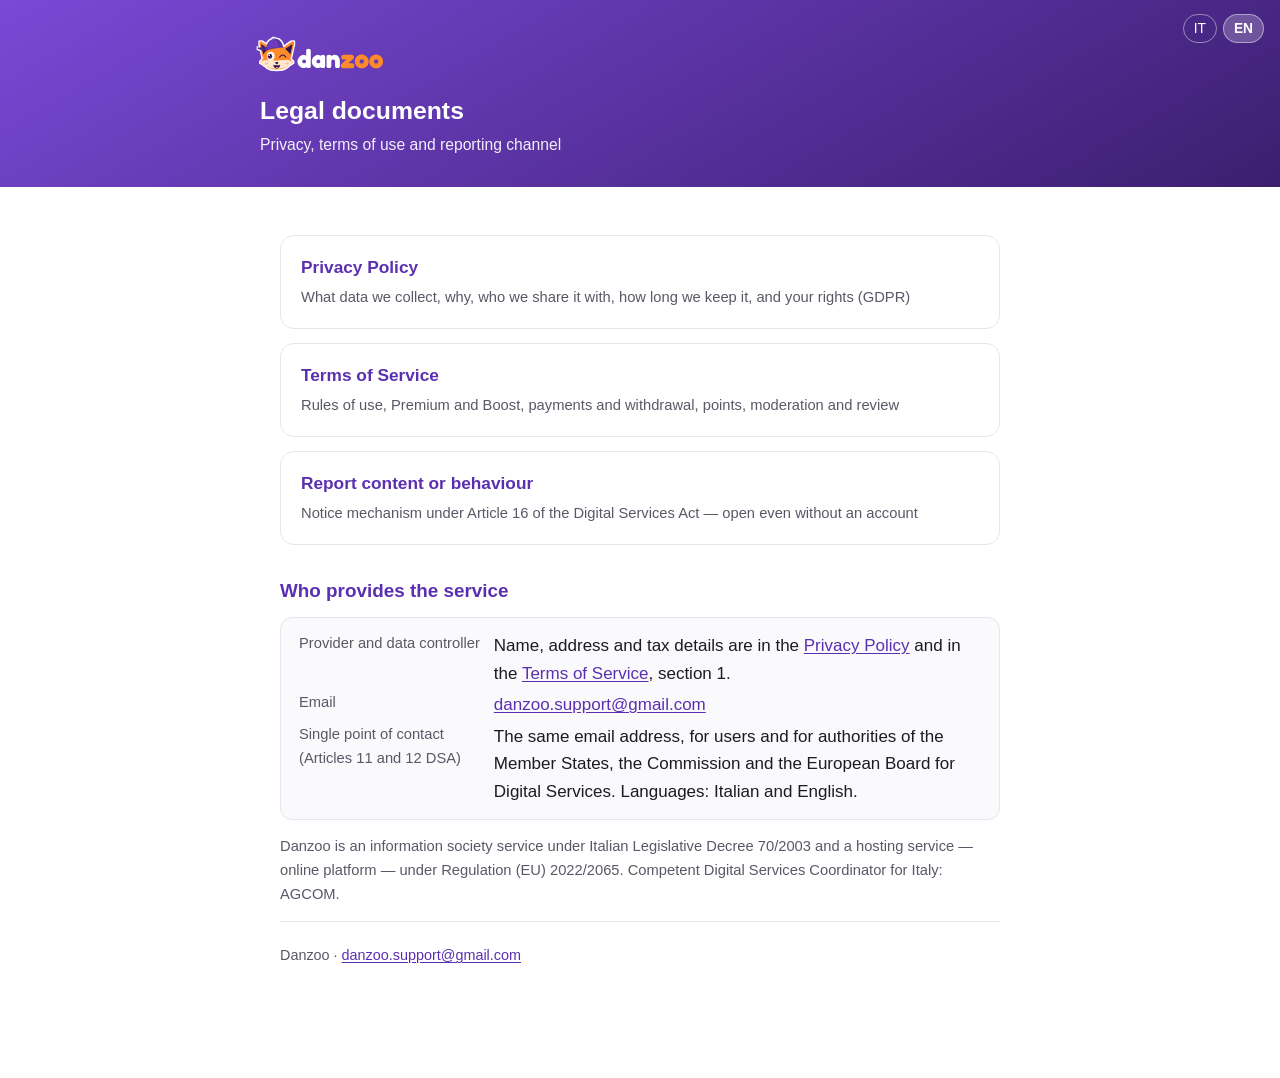
<file: index.html>
<!DOCTYPE html>
<html lang="it">
<head>
<meta charset="utf-8">
<meta name="viewport" content="width=device-width, initial-scale=1">
<title>Documenti legali — Danzoo</title>
<meta name="robots" content="index,follow">
<link rel="alternate" hreflang="en" href="./index-en.html">
<link rel="alternate" hreflang="it" href="./index.html">
<link rel="stylesheet" href="./legal.css">
<link rel="icon" type="image/png" href="./favicon.png">
<script src="./legal.js" defer></script>
</head>
<body>
<header class="band">
  <nav class="lang" aria-label="Lingua">
    <a href="./index.html" data-lang="it" aria-current="true">IT</a>
    <a href="./index-en.html" data-lang="en">EN</a>
  </nav>
  <div class="wrap">
    <div class="brand"><img src="./logo.svg" alt="Danzoo" width="135" height="44"></div>
    <h1>Documenti legali</h1>
    <p>Privacy, condizioni d'uso e canale di segnalazione</p>
  </div>
</header>
<main>
  <div class="wrap">
    <a class="card" href="./privacy.html">
      <strong>Informativa sulla Privacy</strong>
      <span>Quali dati raccogliamo, perché, con chi li condividiamo, per quanto tempo, e i tuoi diritti (GDPR)</span>
    </a>
    <a class="card" href="./terms.html">
      <strong>Termini di Servizio</strong>
      <span>Regole d'uso, Premium e Boost, pagamenti e recesso, punti, moderazione e riesame</span>
    </a>
    <a class="card" href="./segnala.html">
      <strong>Segnala un contenuto o un comportamento</strong>
      <span>Meccanismo previsto dall'art. 16 del Digital Services Act — aperto anche senza account</span>
    </a>

    <h2>Chi fornisce il servizio</h2>
    <div class="legal-id">
      <dl>
        <dt>Fornitore e titolare del trattamento</dt>
        <dd>Nome, indirizzo e dati fiscali sono nell'<a href="./privacy.html#titolare">Informativa sulla Privacy</a>
            e nei <a href="./terms.html#fornitore">Termini di Servizio</a>, al punto 1.</dd>
        <dt>Email</dt>
        <dd><a href="mailto:danzoo.support@gmail.com">danzoo.support@gmail.com</a></dd>
        <dt>Punto di contatto unico<br>(artt. 11 e 12 DSA)</dt>
        <dd>Lo stesso indirizzo email, per gli utenti e per le autorità degli Stati membri,
            della Commissione e del Comitato europeo per i servizi digitali.
            Lingue: italiano e inglese.</dd>
      </dl>
    </div>
    <p class="muted">Danzoo è un servizio della società dell'informazione ai sensi del
    D.Lgs. 70/2003 e un servizio di hosting — piattaforma online — ai sensi del Reg. (UE)
    2022/2065. Coordinatore dei servizi digitali competente per l'Italia: AGCOM.</p>

    <footer>
      Danzoo · <a href="mailto:danzoo.support@gmail.com">danzoo.support@gmail.com</a>
    </footer>
  </div>
</main>
</body>
</html>
</file>
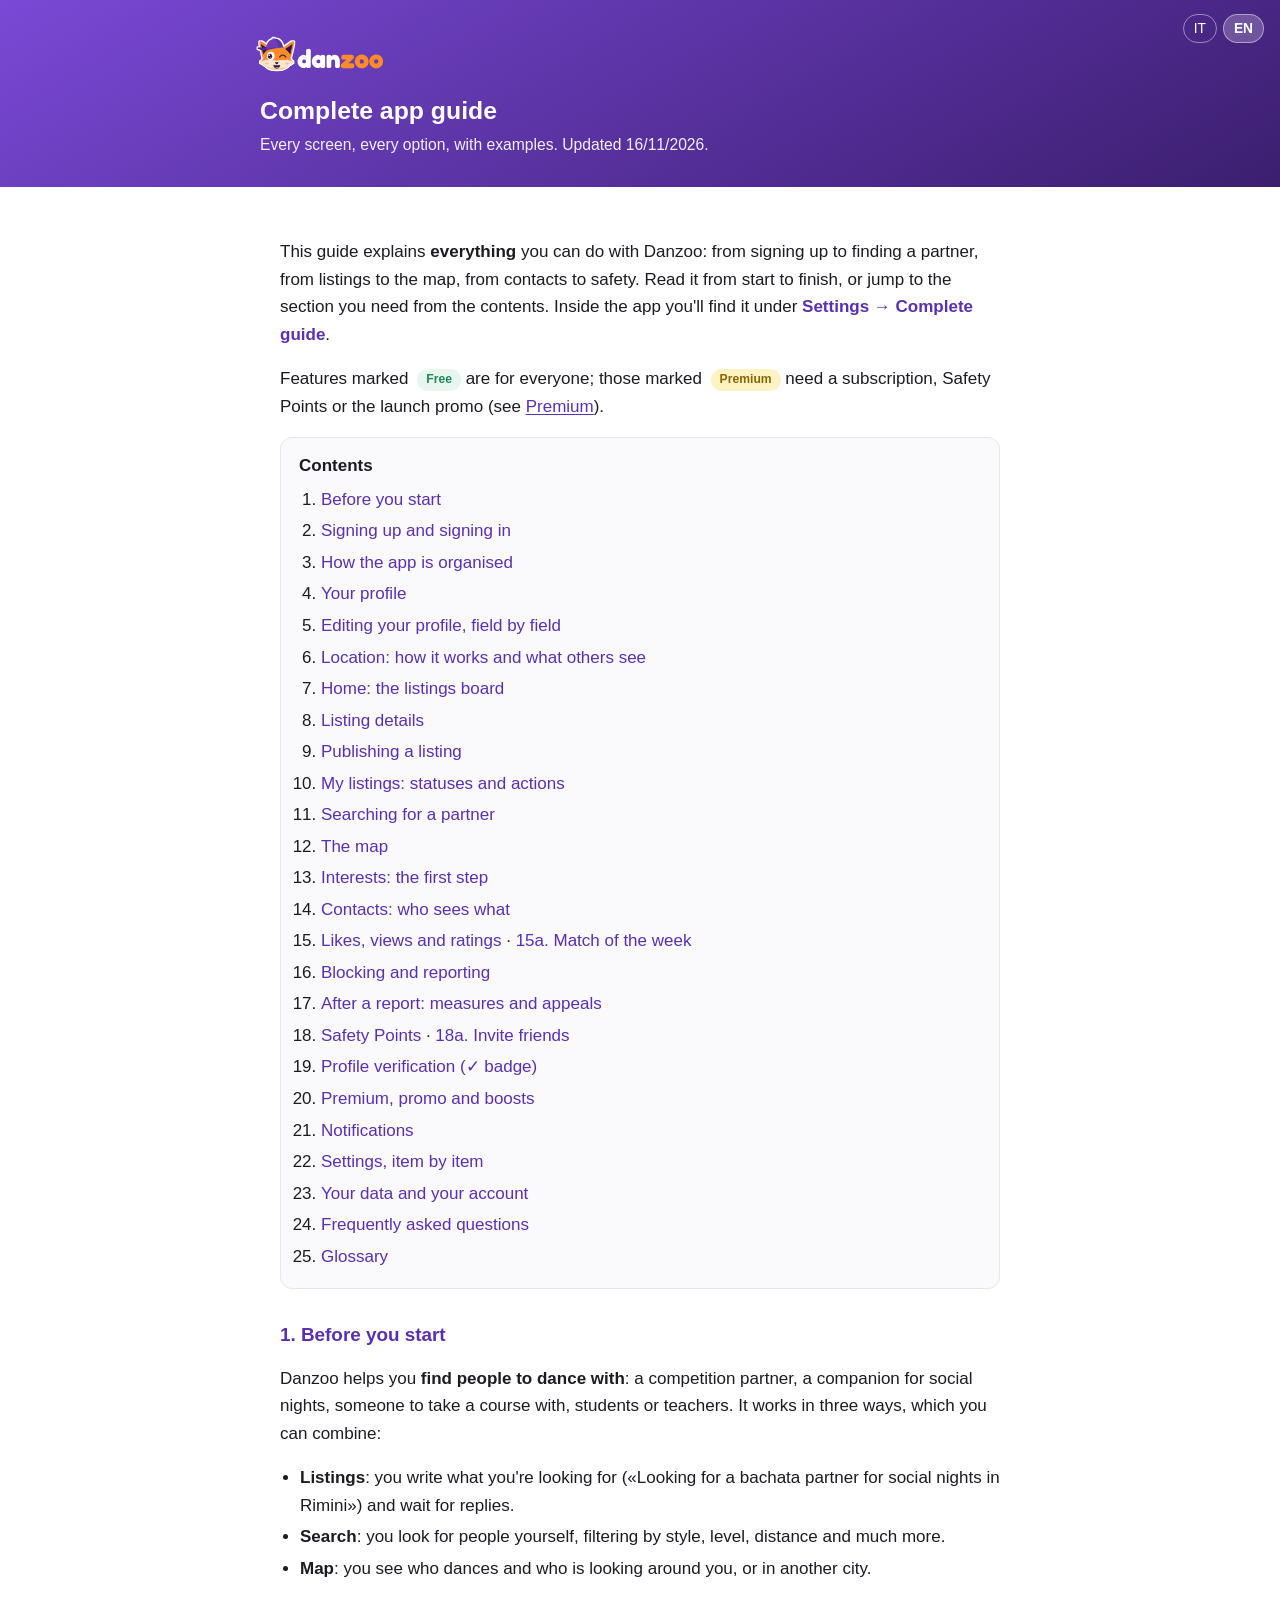
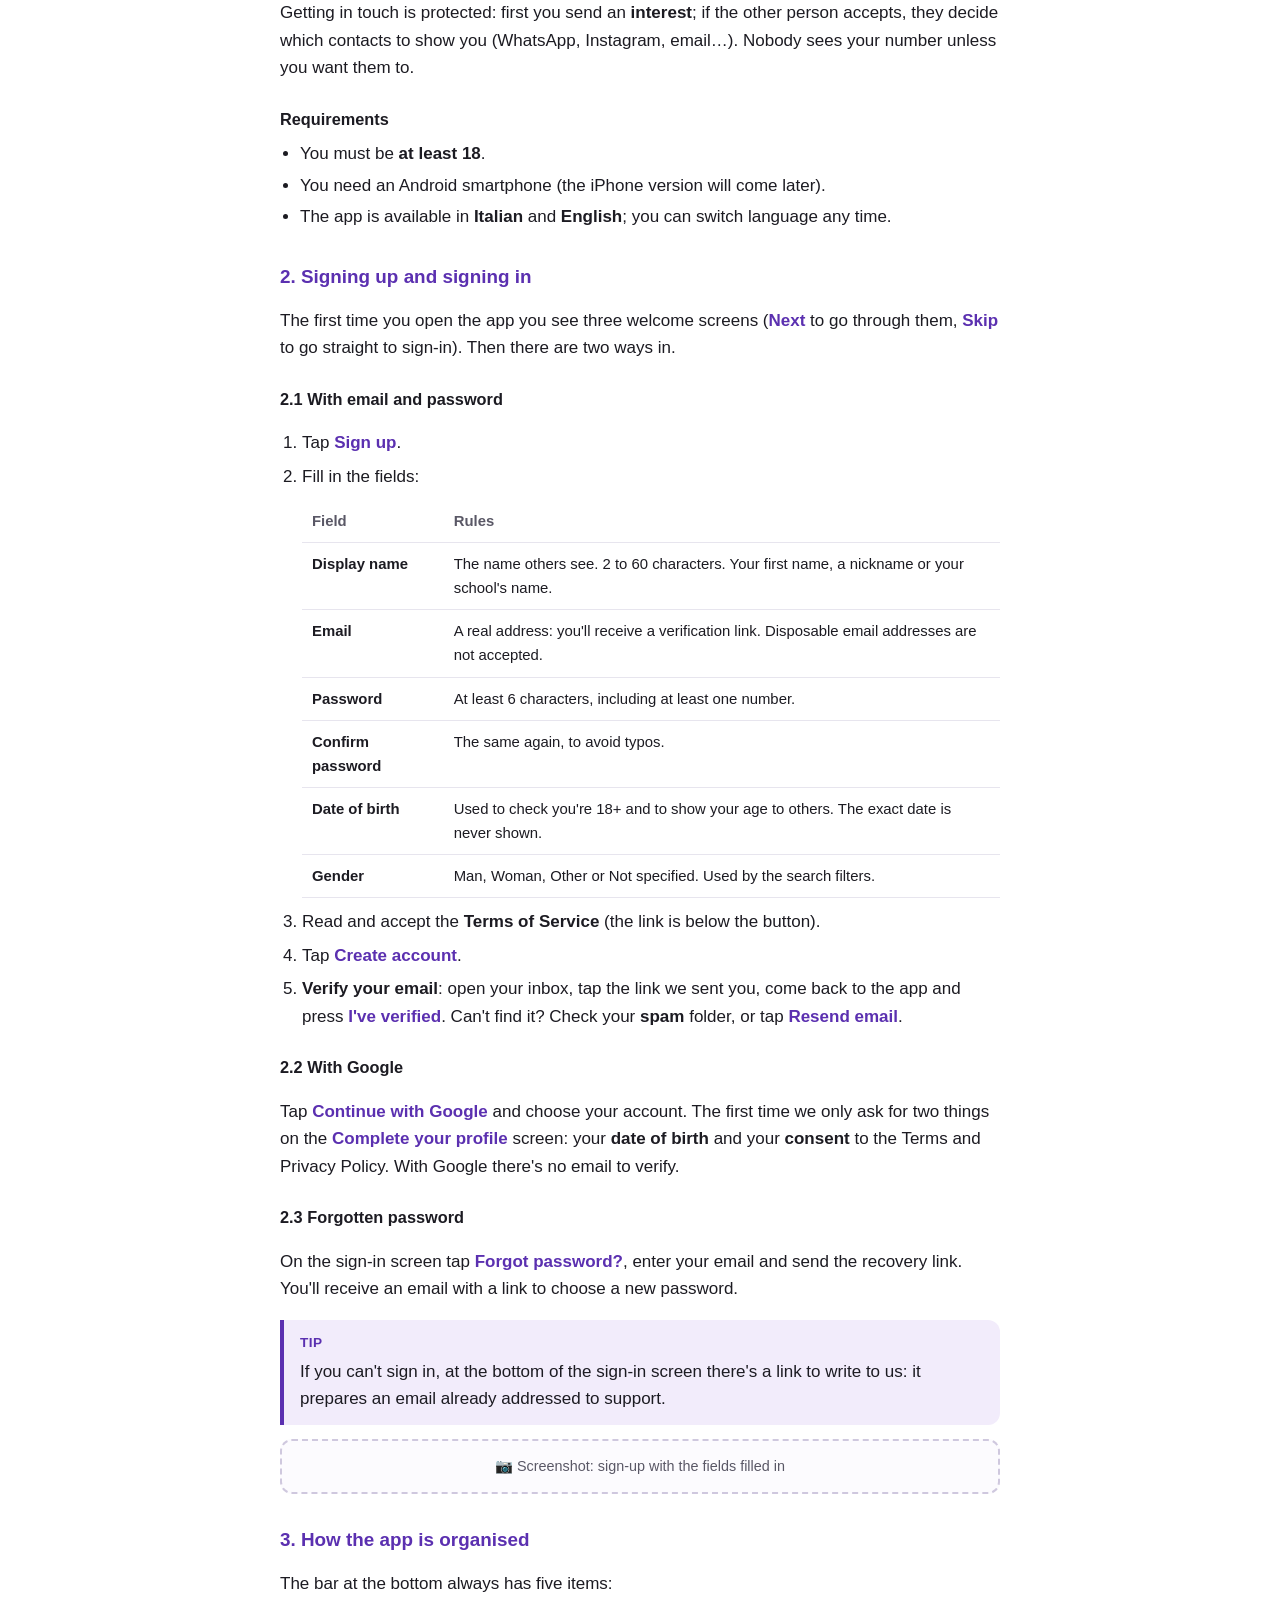
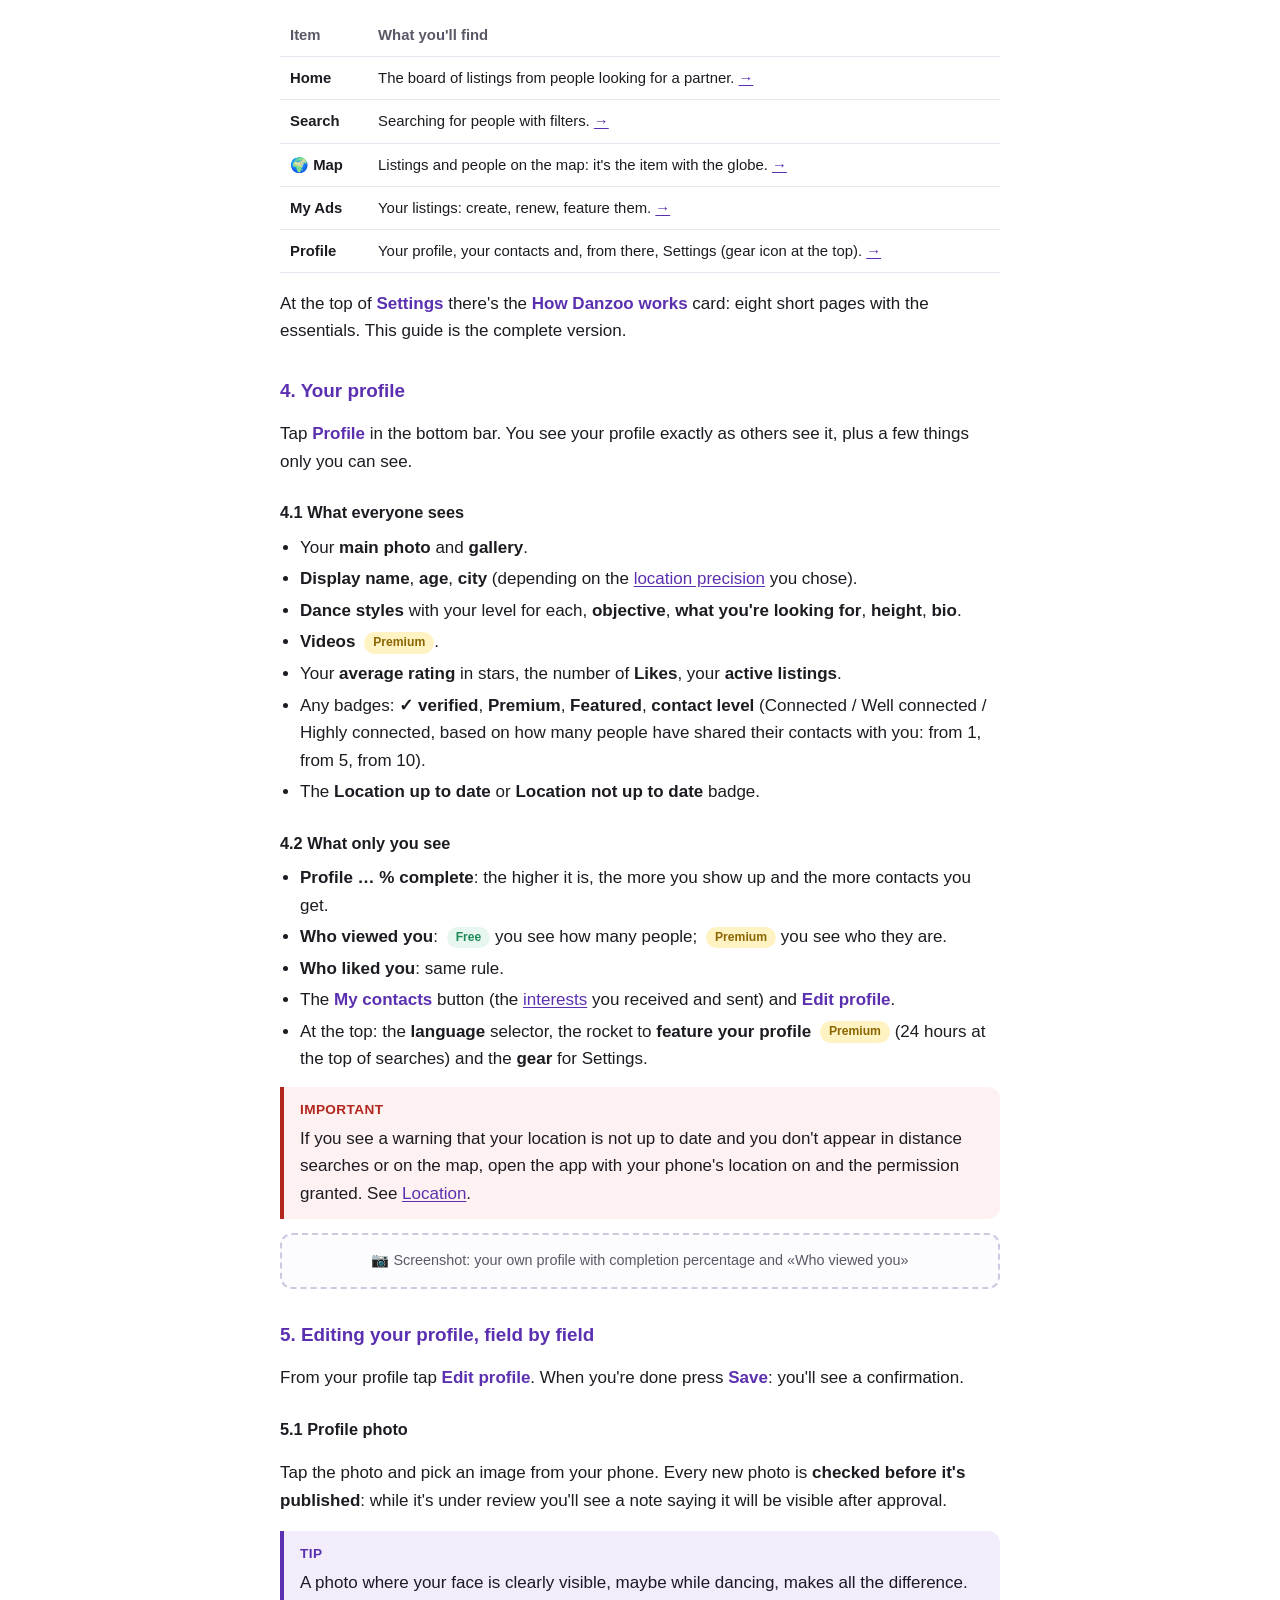
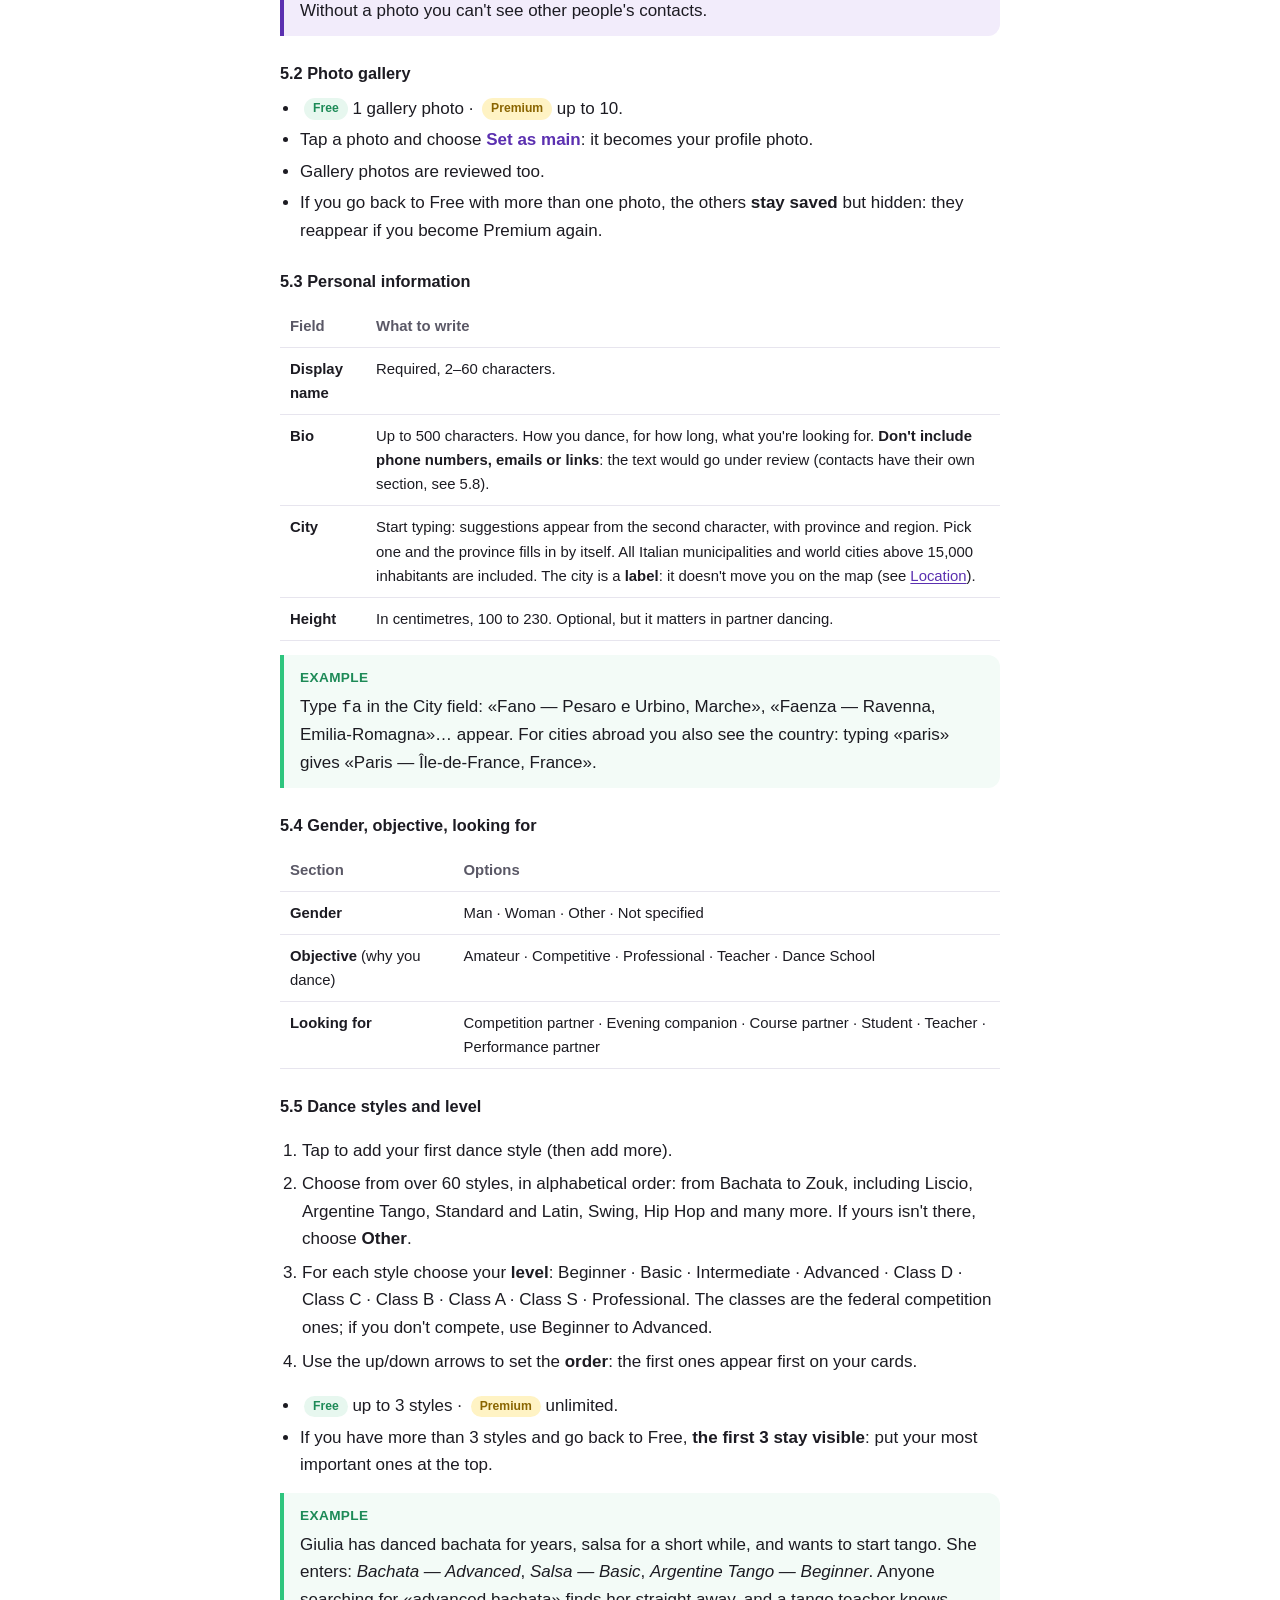
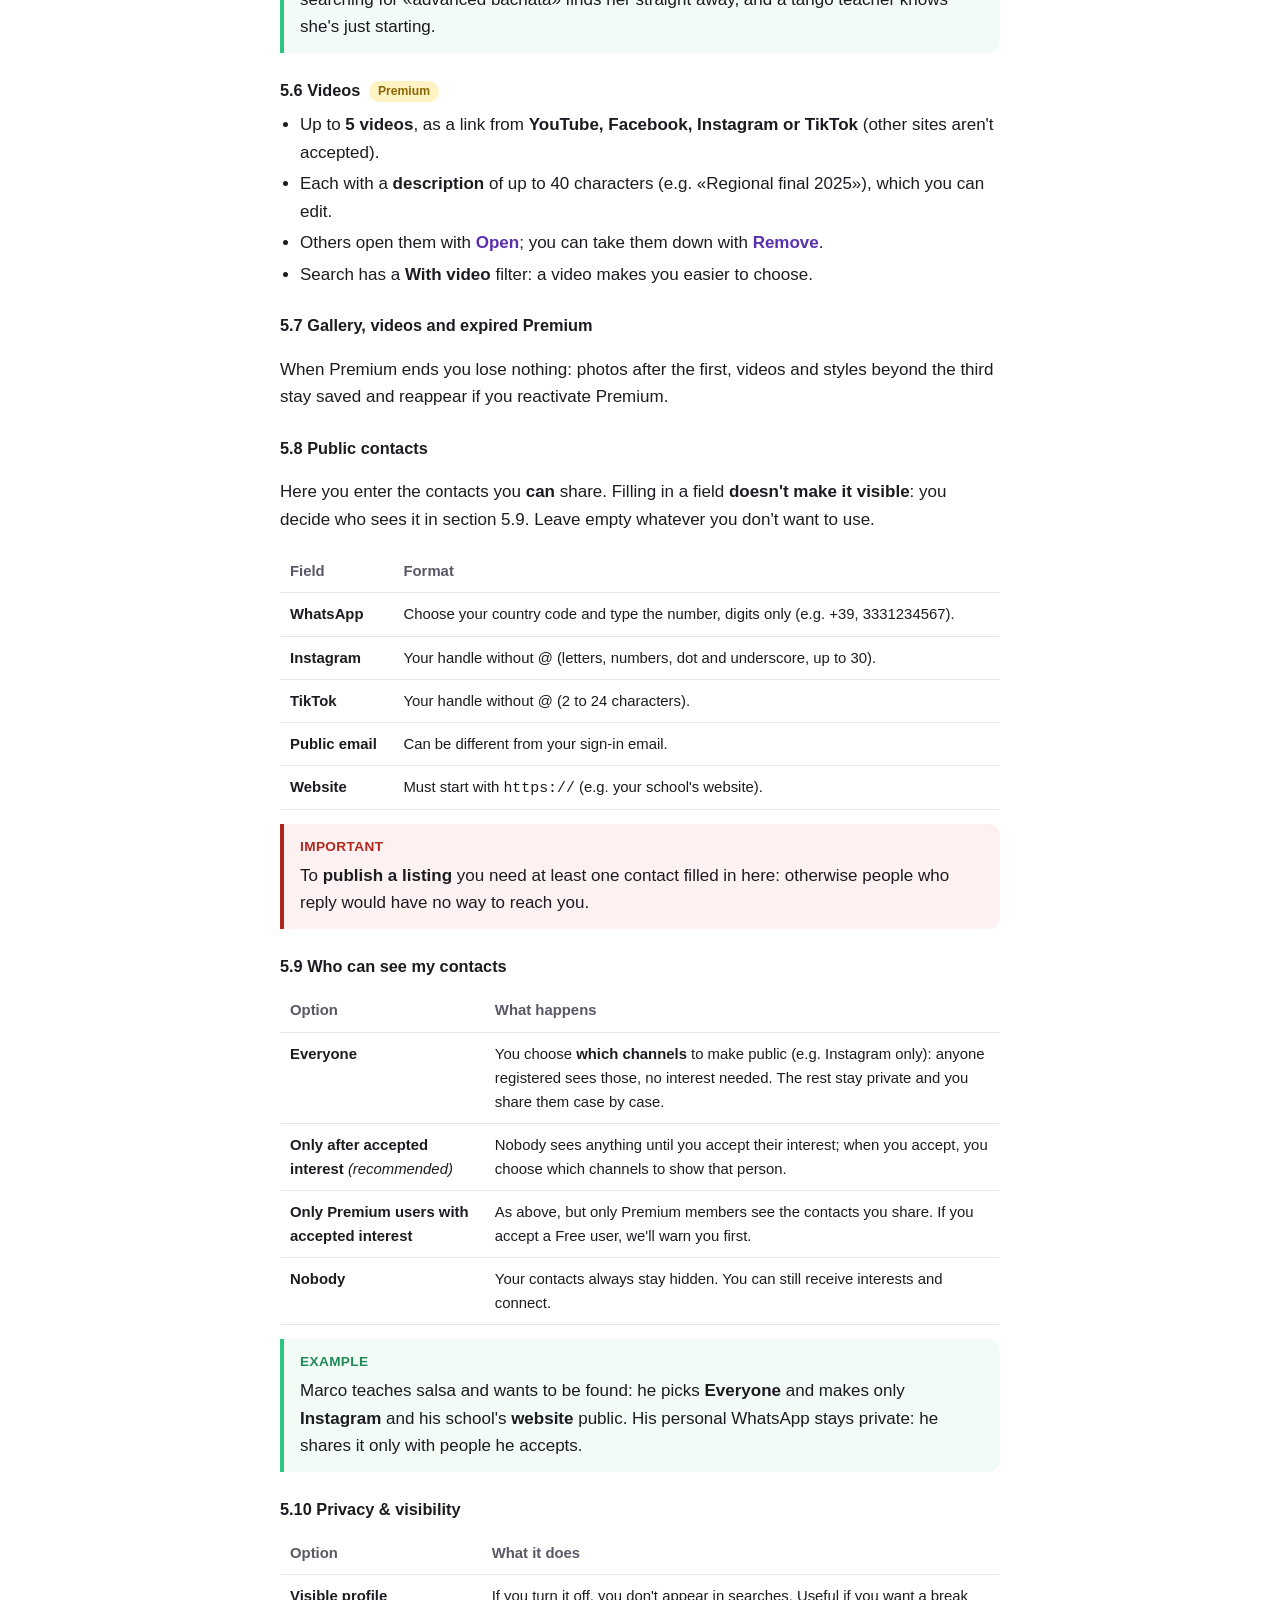
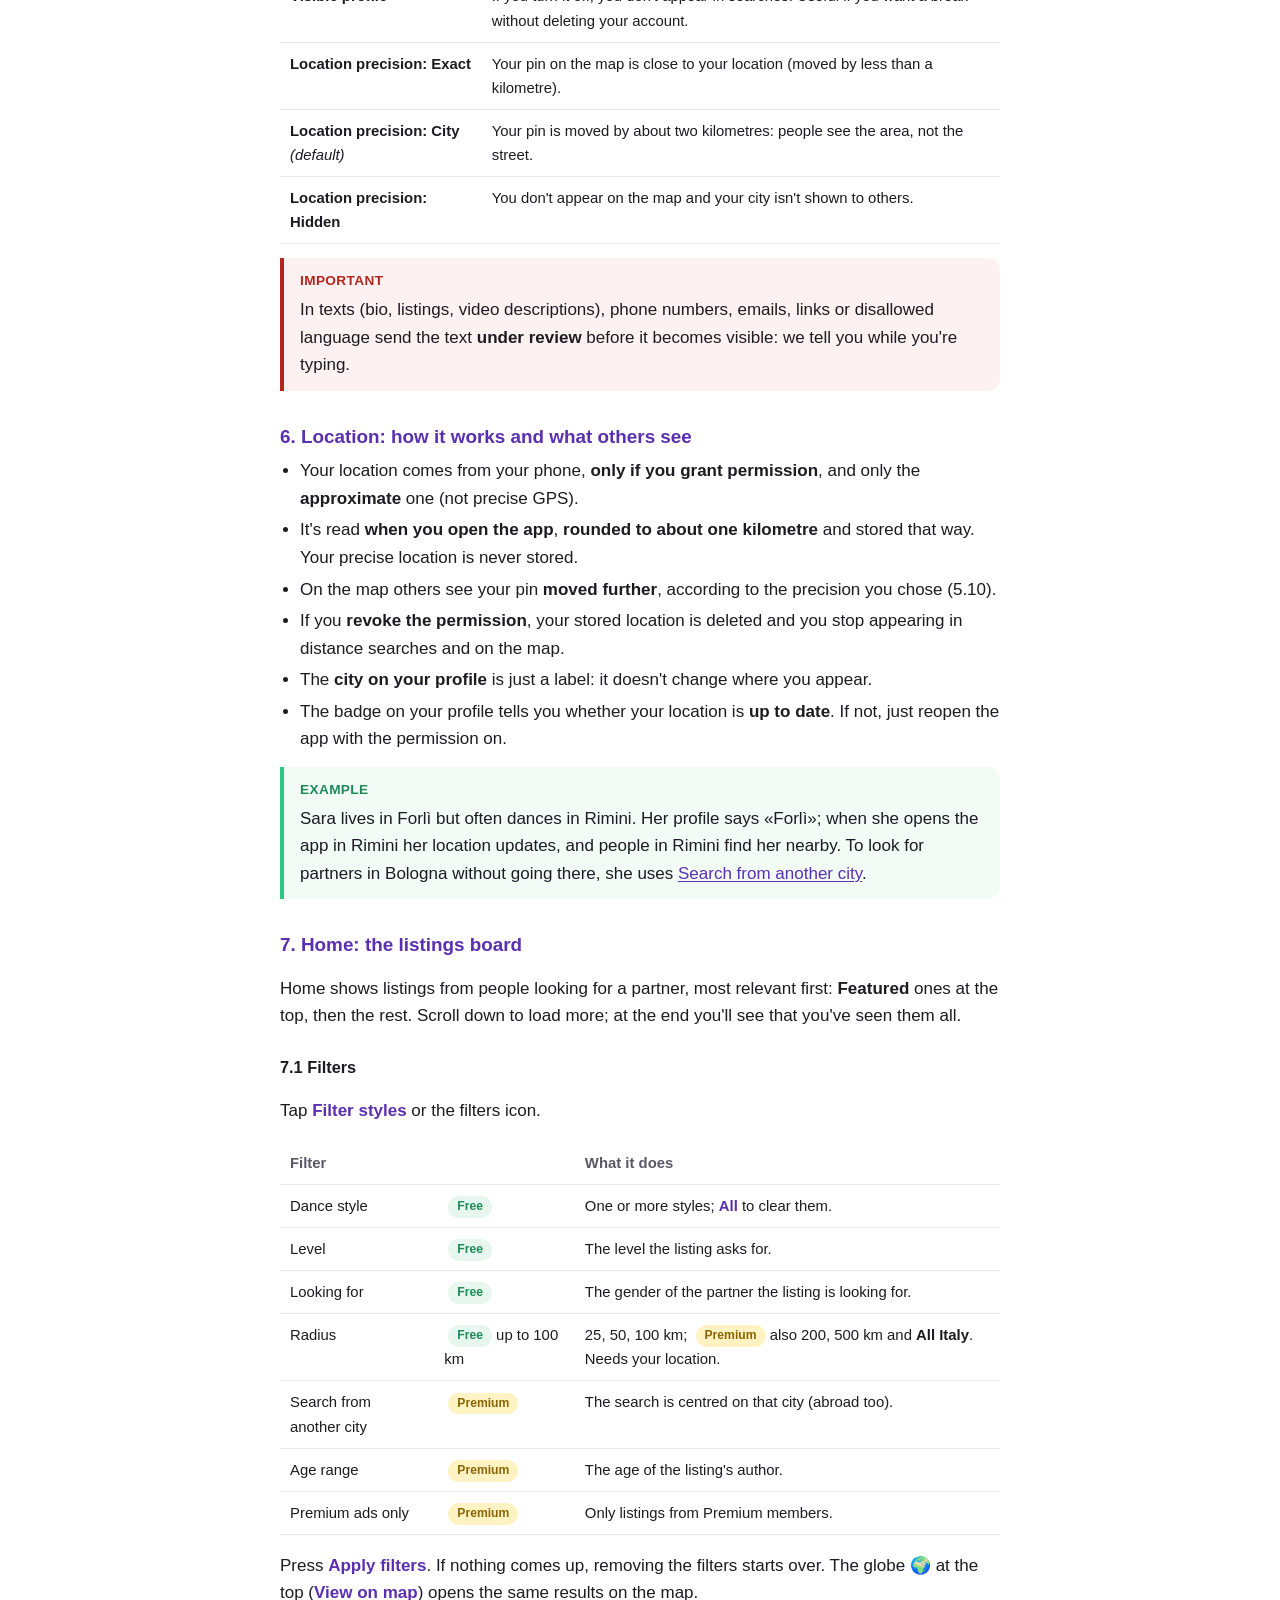
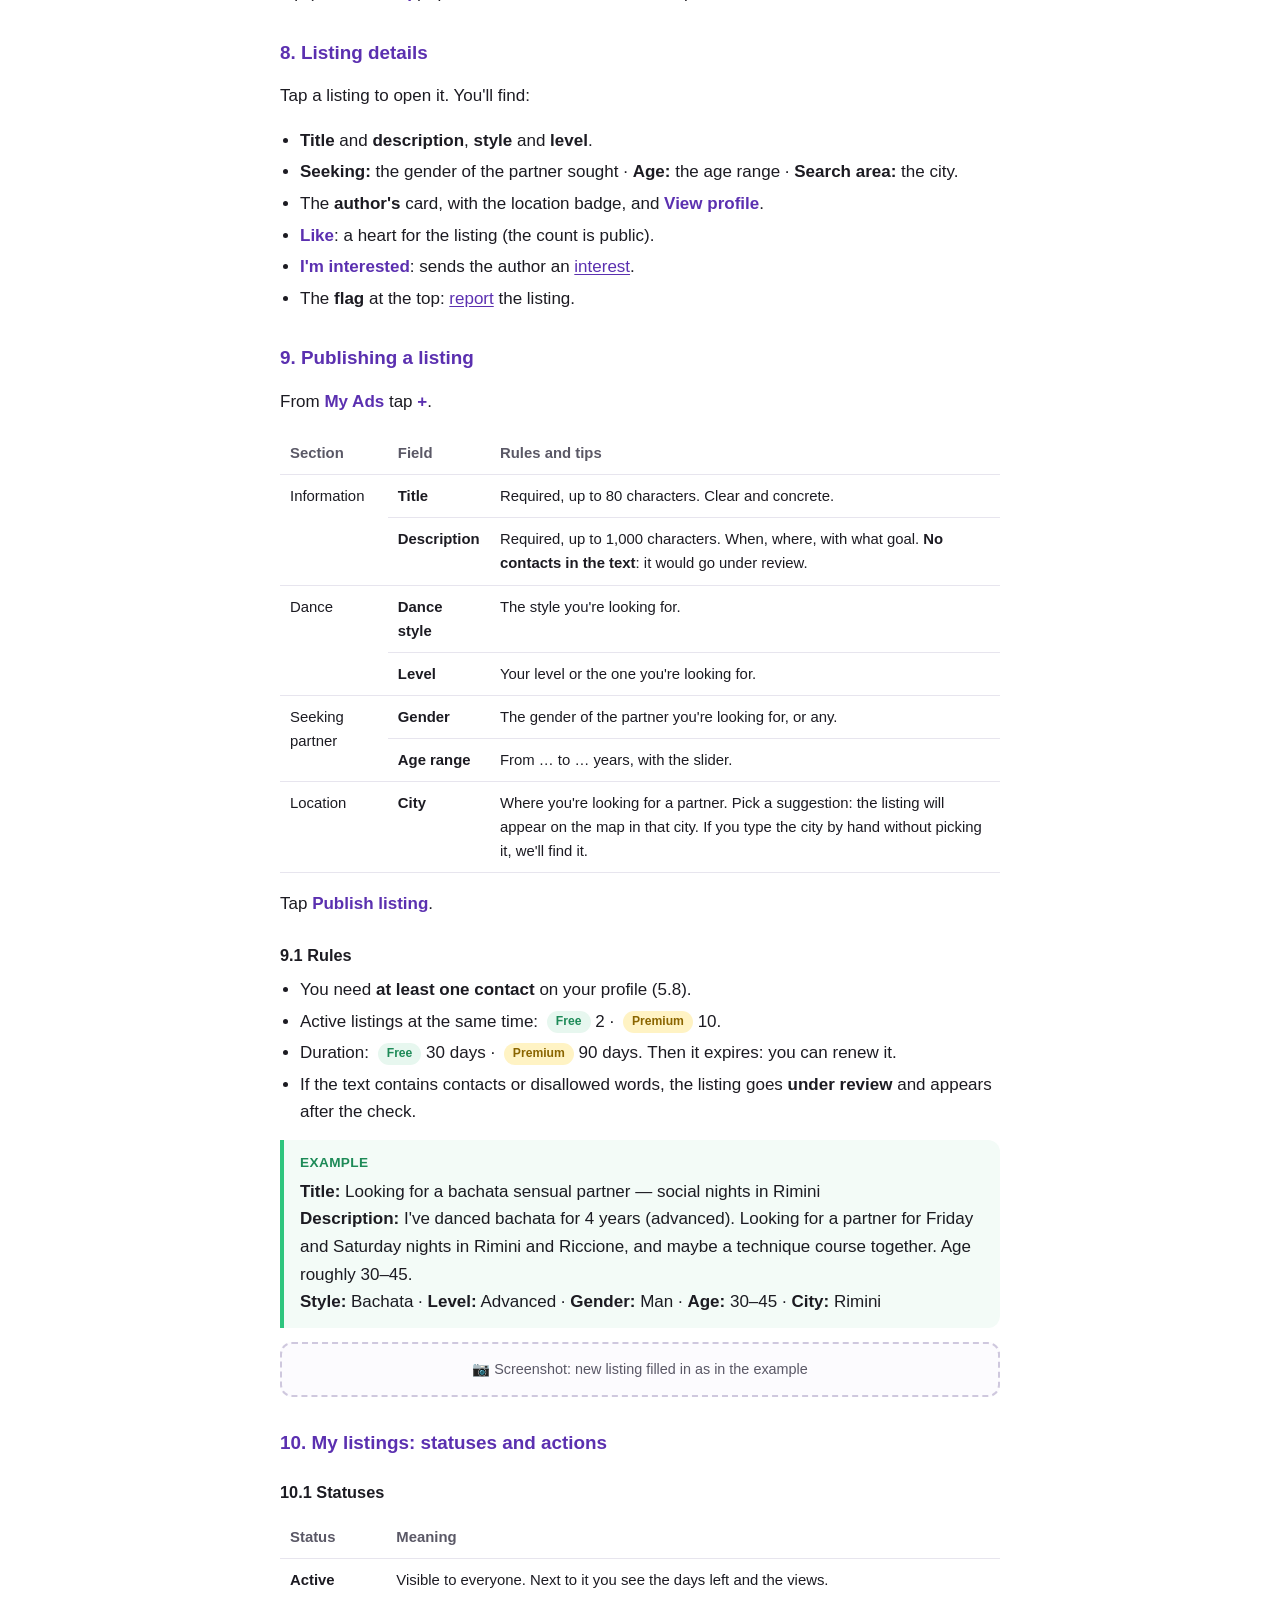
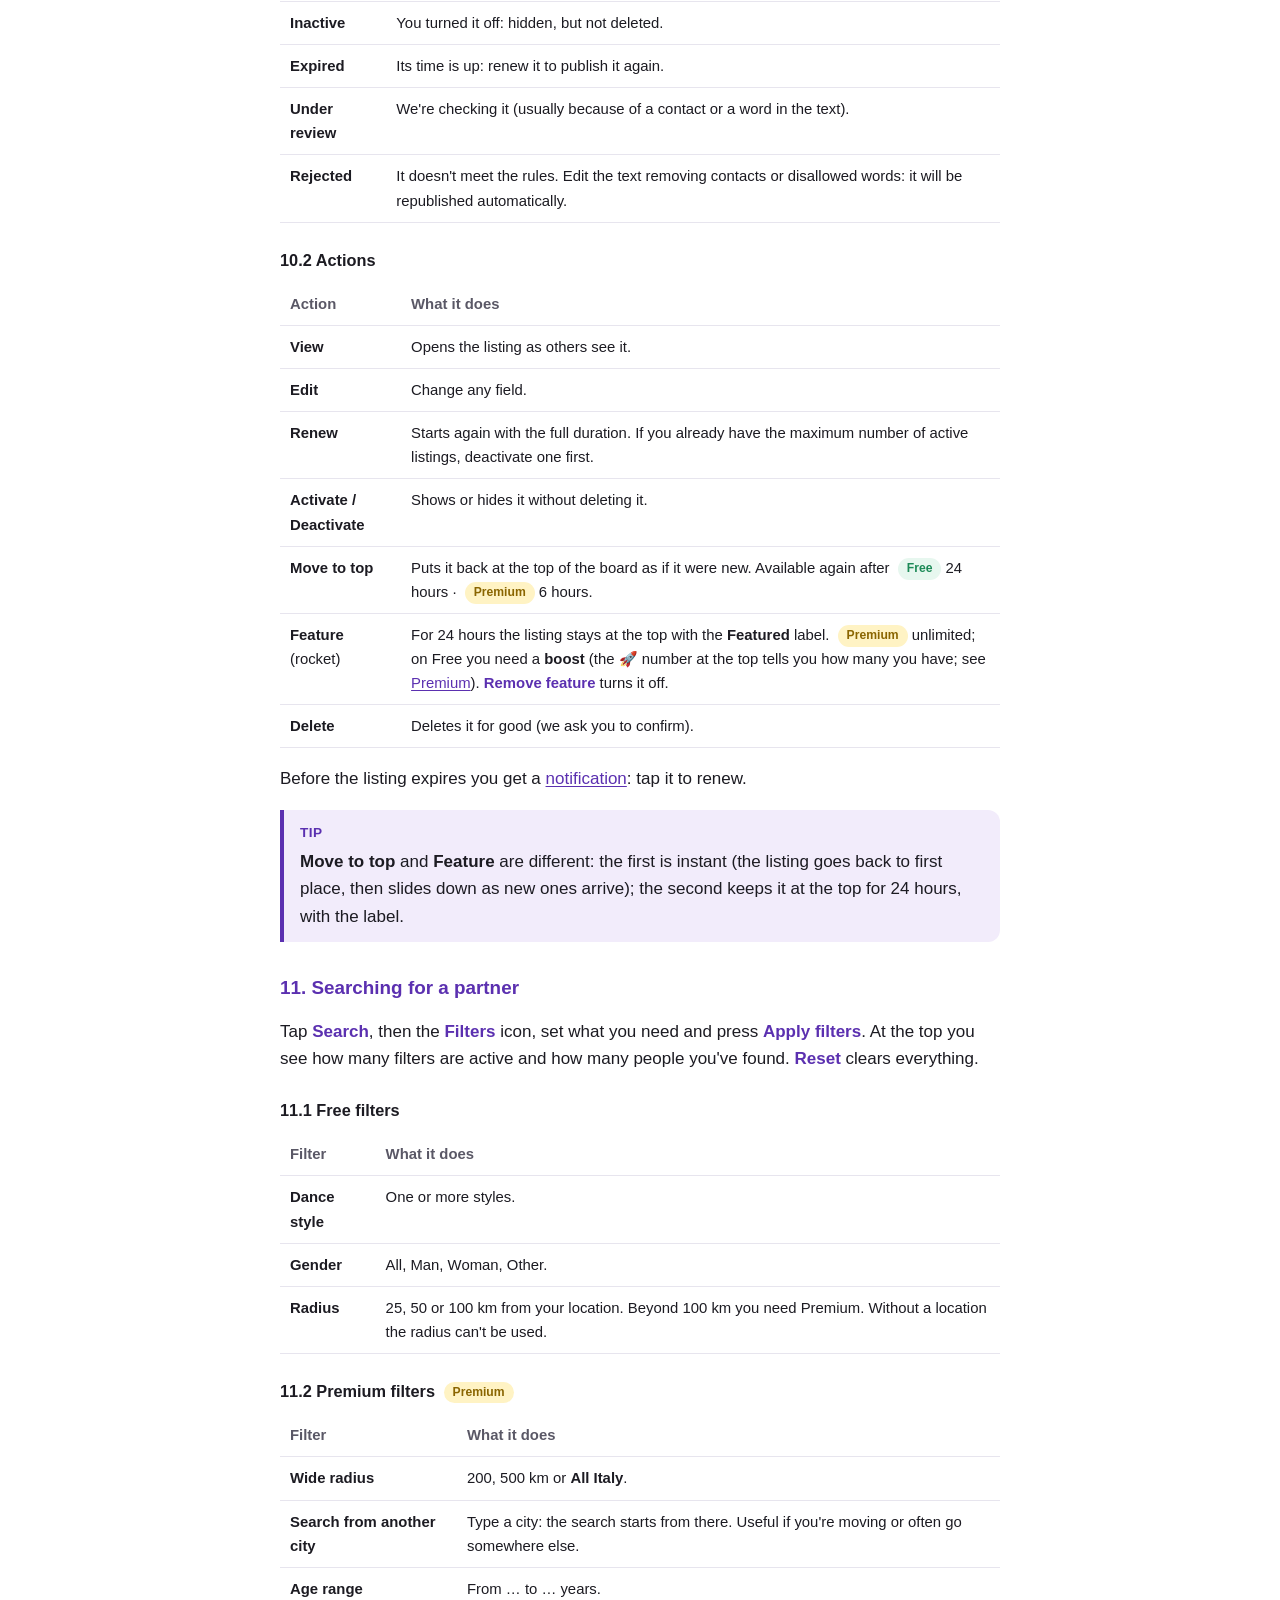
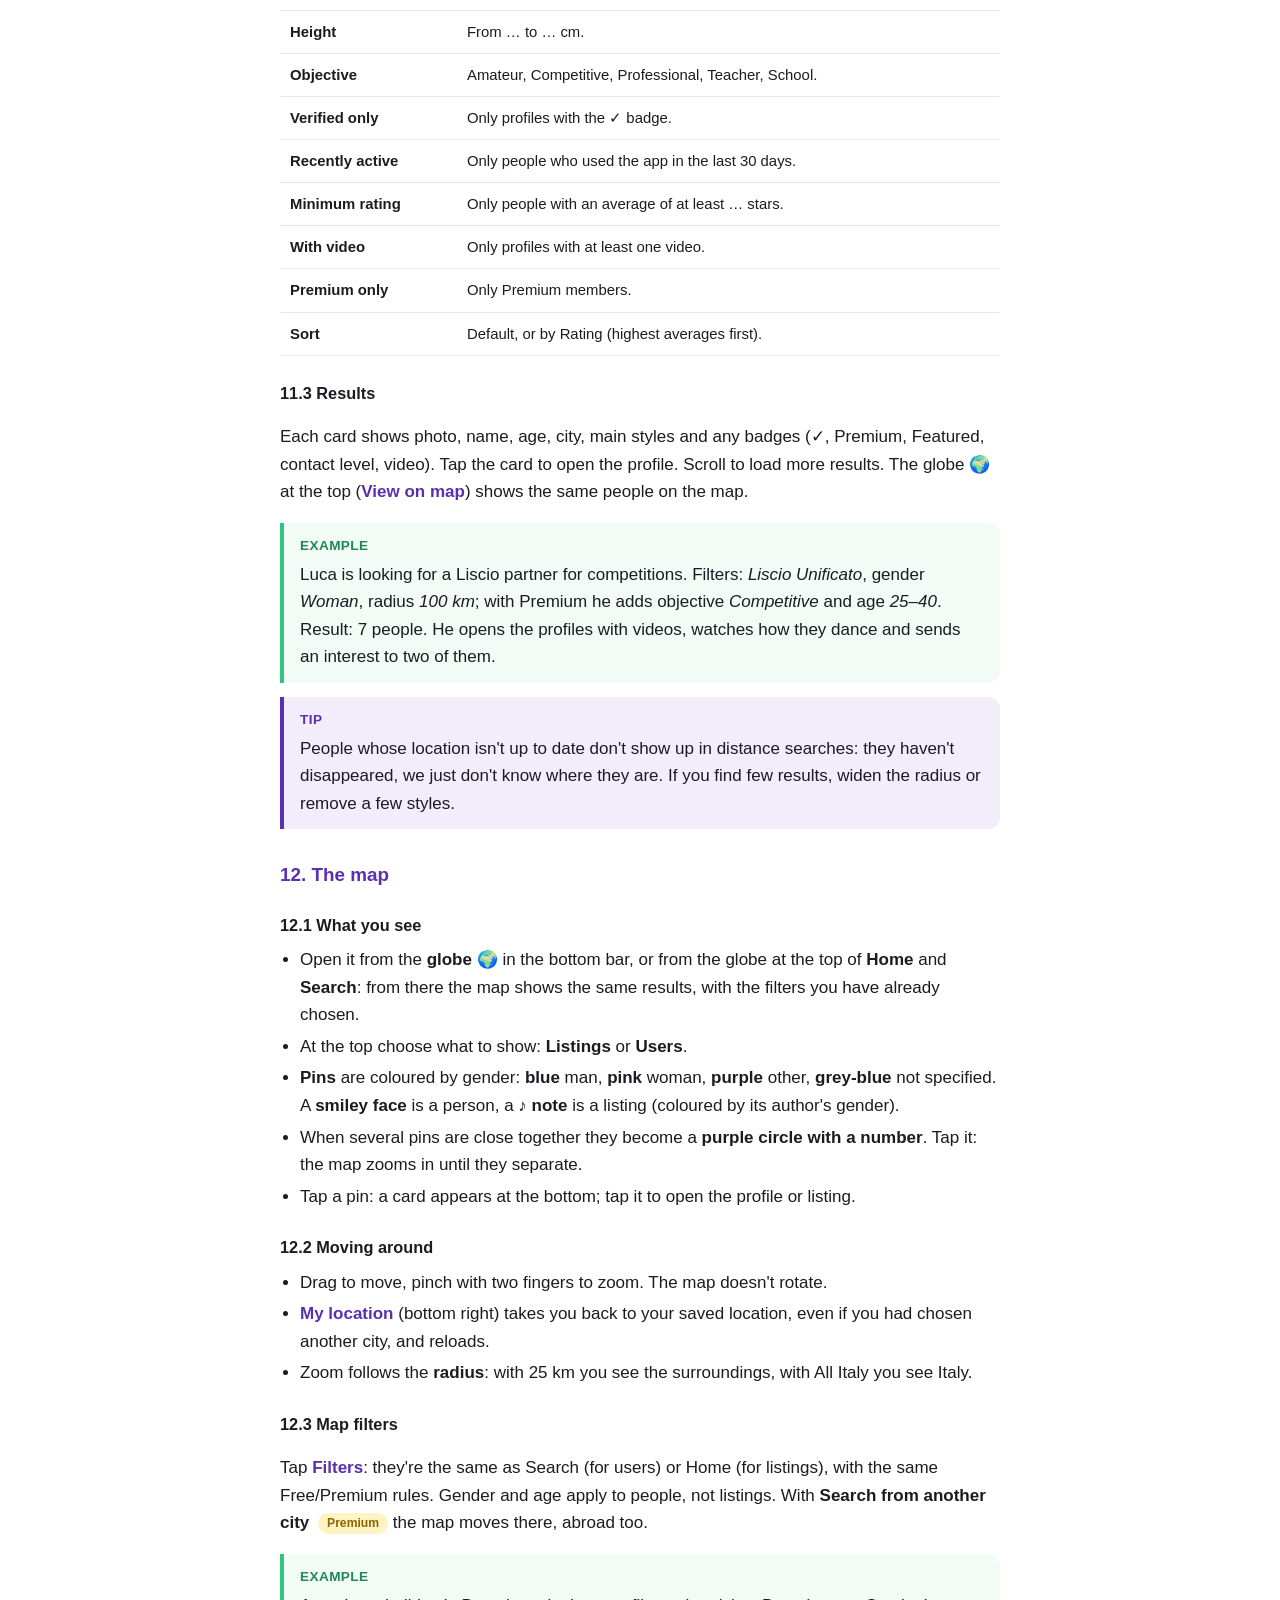
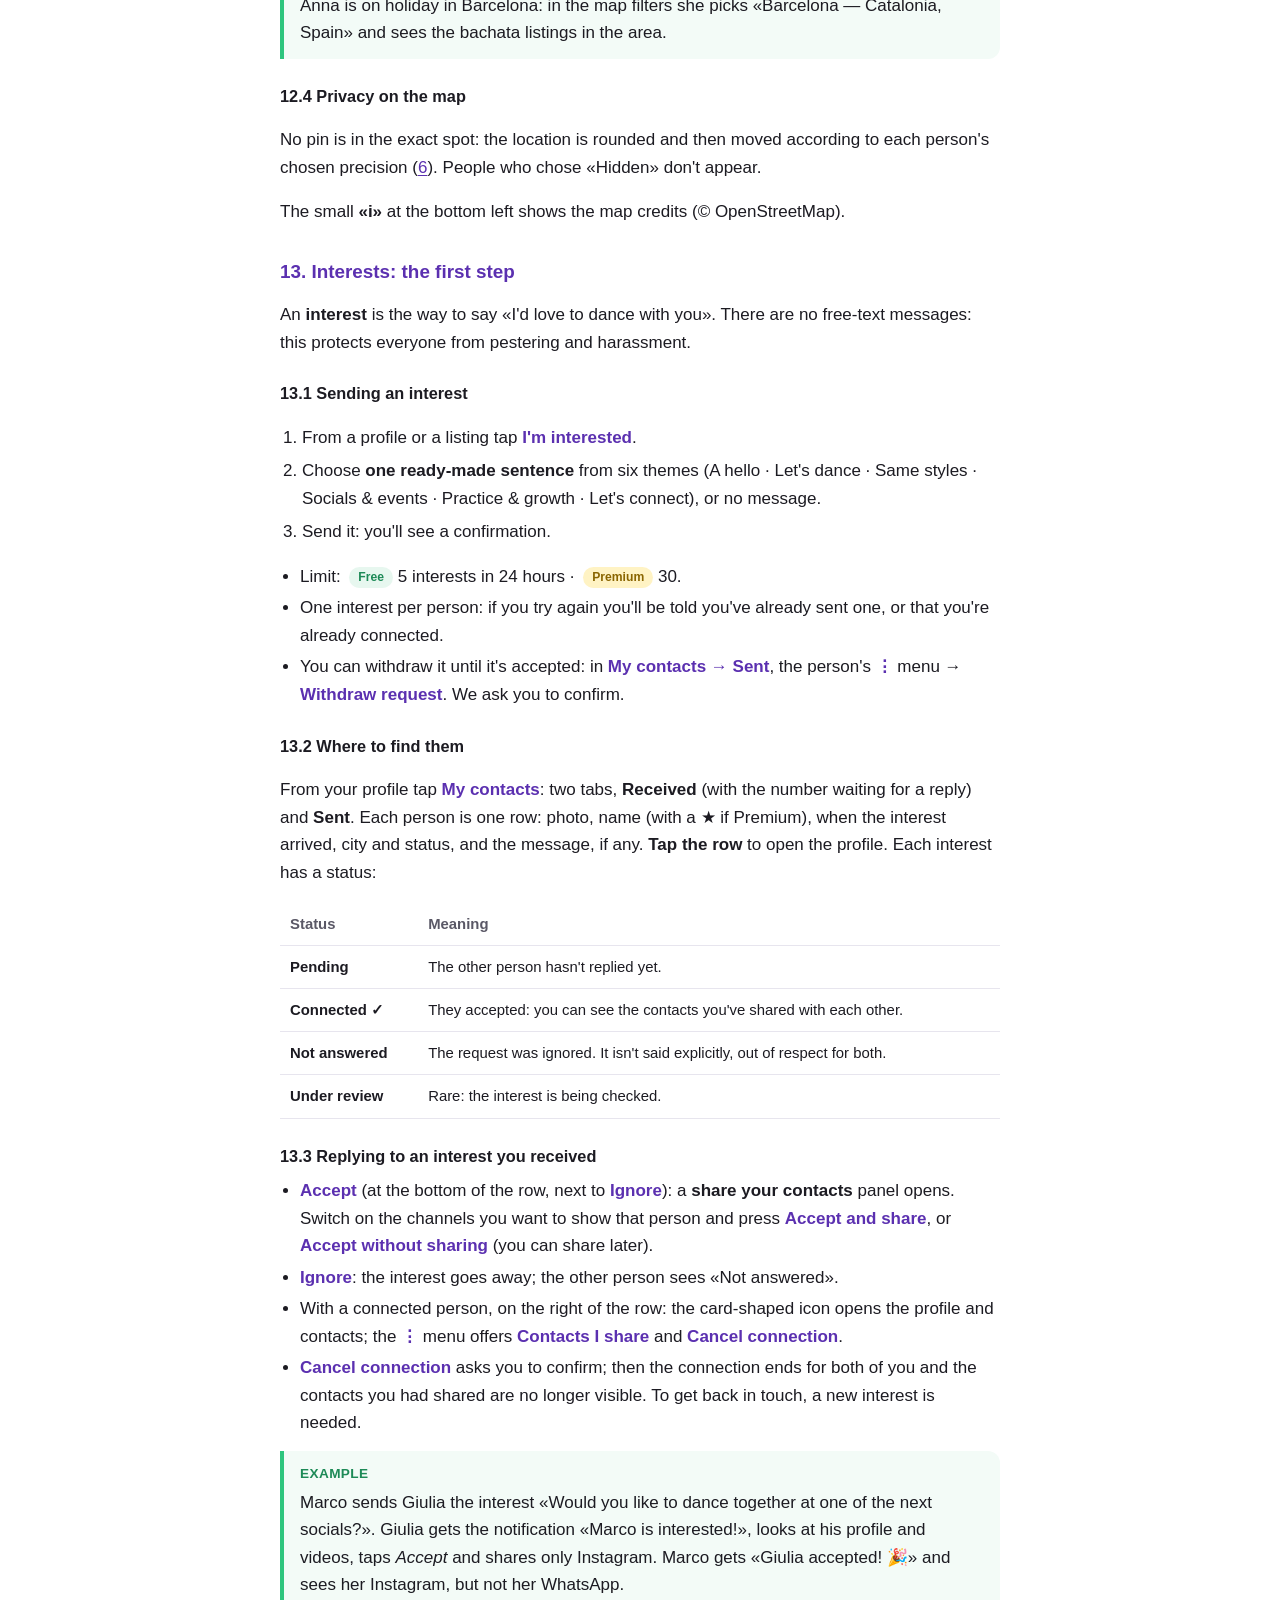
<file: guida-en.html>
<!DOCTYPE html>
<html lang="en">
<head>
<meta charset="utf-8">
<meta name="viewport" content="width=device-width, initial-scale=1">
<title>Complete guide — Danzoo</title>
<meta name="description" content="Everything you can do with Danzoo, explained step by step with examples: profile, listings, search, map, contacts, safety, Premium.">
<meta name="robots" content="index,follow">
<link rel="alternate" hreflang="it" href="./guida.html">
<link rel="alternate" hreflang="en" href="./guida-en.html">
<link rel="stylesheet" href="./legal.css">
<link rel="icon" type="image/png" href="./favicon.png">
<script src="./legal.js" defer></script>
<style>
  .es{border-left:4px solid var(--verde);background:#f3fbf7;border-radius:0 12px 12px 0;padding:12px 16px;margin:14px 0}
  .es::before{content:"Example";display:block;font-weight:700;color:#1d8a57;font-size:.85rem;text-transform:uppercase;letter-spacing:.4px;margin-bottom:4px}
  .tip{border-left:4px solid var(--viola);background:var(--viola-soft);border-radius:0 12px 12px 0;padding:12px 16px;margin:14px 0}
  .tip::before{content:"Tip";display:block;font-weight:700;color:var(--viola);font-size:.85rem;text-transform:uppercase;letter-spacing:.4px;margin-bottom:4px}
  .warn{border-left:4px solid var(--err);background:#fdf2f1;border-radius:0 12px 12px 0;padding:12px 16px;margin:14px 0}
  .warn::before{content:"Important";display:block;font-weight:700;color:var(--err);font-size:.85rem;text-transform:uppercase;letter-spacing:.4px;margin-bottom:4px}
  .shot{border:2px dashed #cfc8de;border-radius:12px;padding:14px;margin:14px 0;color:var(--muted);font-size:.9rem;text-align:center;background:#fcfbfe}
  .shot::before{content:"📷 ";}
  .tag{display:inline-block;font-size:.76rem;font-weight:700;border-radius:999px;padding:1px 9px;vertical-align:middle;margin-left:4px}
  .free{background:#e7f7ef;color:#1d8a57}
  .prem{background:#fff3c4;color:#8a6500}
  .ui{font-weight:600;color:var(--viola)}
  h3{font-size:1.02rem;margin:24px 0 6px}
  ol.steps>li{margin:6px 0}
  details{border:1px solid var(--line);border-radius:12px;padding:10px 14px;margin:10px 0}
  details summary{cursor:pointer;font-weight:600}
</style>
</head>
<body>
<header class="band">
  <nav class="lang" aria-label="Language">
    <a href="./guida.html" data-lang="it">IT</a>
    <a href="./guida-en.html" data-lang="en" aria-current="true">EN</a>
  </nav>
  <div class="wrap">
    <div class="brand"><img src="./logo.svg" alt="Danzoo" width="135" height="44"></div>
    <h1>Complete app guide</h1>
    <p>Every screen, every option, with examples. Updated 16/11/2026.</p>
  </div>
</header>
<main>
<div class="wrap">

<p>This guide explains <strong>everything</strong> you can do with Danzoo: from signing up to finding a partner, from listings to the map, from contacts to safety. Read it from start to finish, or jump to the section you need from the contents. Inside the app you'll find it under <span class="ui">Settings → Complete guide</span>.</p>

<p>Features marked <span class="tag free">Free</span> are for everyone; those marked <span class="tag prem">Premium</span> need a subscription, Safety Points or the launch promo (see <a href="#premium">Premium</a>).</p>

<nav class="toc" aria-label="Contents">
<strong>Contents</strong>
<ol>
  <li><a href="#inizio">Before you start</a></li>
  <li><a href="#accesso">Signing up and signing in</a></li>
  <li><a href="#navigazione">How the app is organised</a></li>
  <li><a href="#profilo">Your profile</a></li>
  <li><a href="#modifica-profilo">Editing your profile, field by field</a></li>
  <li><a href="#posizione">Location: how it works and what others see</a></li>
  <li><a href="#home">Home: the listings board</a></li>
  <li><a href="#annuncio">Listing details</a></li>
  <li><a href="#nuovo-annuncio">Publishing a listing</a></li>
  <li><a href="#miei-annunci">My listings: statuses and actions</a></li>
  <li><a href="#cerca">Searching for a partner</a></li>
  <li><a href="#mappa">The map</a></li>
  <li><a href="#interessi">Interests: the first step</a></li>
  <li><a href="#contatti">Contacts: who sees what</a></li>
  <li><a href="#piace">Likes, views and ratings</a> · <a href="#match">15a. Match of the week</a></li>
  <li><a href="#sicurezza">Blocking and reporting</a></li>
  <li><a href="#provvedimenti">After a report: measures and appeals</a></li>
  <li><a href="#punti">Safety Points</a> · <a href="#inviti">18a. Invite friends</a></li>
  <li><a href="#verifica">Profile verification (✓ badge)</a></li>
  <li><a href="#premium">Premium, promo and boosts</a></li>
  <li><a href="#notifiche">Notifications</a></li>
  <li><a href="#impostazioni">Settings, item by item</a></li>
  <li><a href="#account">Your data and your account</a></li>
  <li><a href="#faq">Frequently asked questions</a></li>
  <li><a href="#glossario">Glossary</a></li>
</ol>
</nav>

<!-- ═════════════════════════════════════════════════════════════════ -->
<h2 id="inizio">1. Before you start</h2>

<p>Danzoo helps you <strong>find people to dance with</strong>: a competition partner, a companion for social nights, someone to take a course with, students or teachers. It works in three ways, which you can combine:</p>
<ul>
  <li><strong>Listings</strong>: you write what you're looking for («Looking for a bachata partner for social nights in Rimini») and wait for replies.</li>
  <li><strong>Search</strong>: you look for people yourself, filtering by style, level, distance and much more.</li>
  <li><strong>Map</strong>: you see who dances and who is looking around you, or in another city.</li>
</ul>
<p>Getting in touch is protected: first you send an <strong>interest</strong>; if the other person accepts, they decide which contacts to show you (WhatsApp, Instagram, email…). Nobody sees your number unless you want them to.</p>

<h3>Requirements</h3>
<ul>
  <li>You must be <strong>at least 18</strong>.</li>
  <li>You need an Android smartphone (the iPhone version will come later).</li>
  <li>The app is available in <strong>Italian</strong> and <strong>English</strong>; you can switch language any time.</li>
</ul>

<!-- ═════════════════════════════════════════════════════════════════ -->
<h2 id="accesso">2. Signing up and signing in</h2>

<p>The first time you open the app you see three welcome screens (<span class="ui">Next</span> to go through them, <span class="ui">Skip</span> to go straight to sign-in). Then there are two ways in.</p>

<h3>2.1 With email and password</h3>
<ol class="steps">
  <li>Tap <span class="ui">Sign up</span>.</li>
  <li>Fill in the fields:
    <table>
      <tr><th>Field</th><th>Rules</th></tr>
      <tr><td><strong>Display name</strong></td><td>The name others see. 2 to 60 characters. Your first name, a nickname or your school's name.</td></tr>
      <tr><td><strong>Email</strong></td><td>A real address: you'll receive a verification link. Disposable email addresses are not accepted.</td></tr>
      <tr><td><strong>Password</strong></td><td>At least 6 characters, including at least one number.</td></tr>
      <tr><td><strong>Confirm password</strong></td><td>The same again, to avoid typos.</td></tr>
      <tr><td><strong>Date of birth</strong></td><td>Used to check you're 18+ and to show your age to others. The exact date is never shown.</td></tr>
      <tr><td><strong>Gender</strong></td><td>Man, Woman, Other or Not specified. Used by the search filters.</td></tr>
    </table>
  </li>
  <li>Read and accept the <strong>Terms of Service</strong> (the link is below the button).</li>
  <li>Tap <span class="ui">Create account</span>.</li>
  <li><strong>Verify your email</strong>: open your inbox, tap the link we sent you, come back to the app and press <span class="ui">I've verified</span>. Can't find it? Check your <strong>spam</strong> folder, or tap <span class="ui">Resend email</span>.</li>
</ol>

<h3>2.2 With Google</h3>
<p>Tap <span class="ui">Continue with Google</span> and choose your account. The first time we only ask for two things on the <span class="ui">Complete your profile</span> screen: your <strong>date of birth</strong> and your <strong>consent</strong> to the Terms and Privacy Policy. With Google there's no email to verify.</p>

<h3>2.3 Forgotten password</h3>
<p>On the sign-in screen tap <span class="ui">Forgot password?</span>, enter your email and send the recovery link. You'll receive an email with a link to choose a new password.</p>

<div class="tip">If you can't sign in, at the bottom of the sign-in screen there's a link to write to us: it prepares an email already addressed to support.</div>

<div class="shot">Screenshot: sign-up with the fields filled in</div>

<!-- ═════════════════════════════════════════════════════════════════ -->
<h2 id="navigazione">3. How the app is organised</h2>

<p>The bar at the bottom always has five items:</p>
<table>
  <tr><th>Item</th><th>What you'll find</th></tr>
  <tr><td><strong>Home</strong></td><td>The board of listings from people looking for a partner. <a href="#home">→</a></td></tr>
  <tr><td><strong>Search</strong></td><td>Searching for people with filters. <a href="#cerca">→</a></td></tr>
  <tr><td><strong>🌍 Map</strong></td><td>Listings and people on the map: it's the item with the globe. <a href="#mappa">→</a></td></tr>
  <tr><td><strong>My Ads</strong></td><td>Your listings: create, renew, feature them. <a href="#miei-annunci">→</a></td></tr>
  <tr><td><strong>Profile</strong></td><td>Your profile, your contacts and, from there, Settings (gear icon at the top). <a href="#profilo">→</a></td></tr>
</table>

<p>At the top of <span class="ui">Settings</span> there's the <span class="ui">How Danzoo works</span> card: eight short pages with the essentials. This guide is the complete version.</p>

<!-- ═════════════════════════════════════════════════════════════════ -->
<h2 id="profilo">4. Your profile</h2>

<p>Tap <span class="ui">Profile</span> in the bottom bar. You see your profile exactly as others see it, plus a few things only you can see.</p>

<h3>4.1 What everyone sees</h3>
<ul>
  <li>Your <strong>main photo</strong> and <strong>gallery</strong>.</li>
  <li><strong>Display name</strong>, <strong>age</strong>, <strong>city</strong> (depending on the <a href="#posizione">location precision</a> you chose).</li>
  <li><strong>Dance styles</strong> with your level for each, <strong>objective</strong>, <strong>what you're looking for</strong>, <strong>height</strong>, <strong>bio</strong>.</li>
  <li><strong>Videos</strong> <span class="tag prem">Premium</span>.</li>
  <li>Your <strong>average rating</strong> in stars, the number of <strong>Likes</strong>, your <strong>active listings</strong>.</li>
  <li>Any badges: <strong>✓ verified</strong>, <strong>Premium</strong>, <strong>Featured</strong>, <strong>contact level</strong> (Connected / Well connected / Highly connected, based on how many people have shared their contacts with you: from 1, from 5, from 10).</li>
  <li>The <strong>Location up to date</strong> or <strong>Location not up to date</strong> badge.</li>
</ul>

<h3>4.2 What only you see</h3>
<ul>
  <li><strong>Profile … % complete</strong>: the higher it is, the more you show up and the more contacts you get.</li>
  <li><strong>Who viewed you</strong>: <span class="tag free">Free</span> you see how many people; <span class="tag prem">Premium</span> you see who they are.</li>
  <li><strong>Who liked you</strong>: same rule.</li>
  <li>The <span class="ui">My contacts</span> button (the <a href="#interessi">interests</a> you received and sent) and <span class="ui">Edit profile</span>.</li>
  <li>At the top: the <strong>language</strong> selector, the rocket to <strong>feature your profile</strong> <span class="tag prem">Premium</span> (24 hours at the top of searches) and the <strong>gear</strong> for Settings.</li>
</ul>

<div class="warn">If you see a warning that your location is not up to date and you don't appear in distance searches or on the map, open the app with your phone's location on and the permission granted. See <a href="#posizione">Location</a>.</div>

<div class="shot">Screenshot: your own profile with completion percentage and «Who viewed you»</div>

<!-- ═════════════════════════════════════════════════════════════════ -->
<h2 id="modifica-profilo">5. Editing your profile, field by field</h2>

<p>From your profile tap <span class="ui">Edit profile</span>. When you're done press <span class="ui">Save</span>: you'll see a confirmation.</p>

<h3>5.1 Profile photo</h3>
<p>Tap the photo and pick an image from your phone. Every new photo is <strong>checked before it's published</strong>: while it's under review you'll see a note saying it will be visible after approval.</p>
<div class="tip">A photo where your face is clearly visible, maybe while dancing, makes all the difference. Without a photo you can't see other people's contacts.</div>

<h3>5.2 Photo gallery</h3>
<ul>
  <li><span class="tag free">Free</span> 1 gallery photo · <span class="tag prem">Premium</span> up to 10.</li>
  <li>Tap a photo and choose <span class="ui">Set as main</span>: it becomes your profile photo.</li>
  <li>Gallery photos are reviewed too.</li>
  <li>If you go back to Free with more than one photo, the others <strong>stay saved</strong> but hidden: they reappear if you become Premium again.</li>
</ul>

<h3>5.3 Personal information</h3>
<table>
  <tr><th>Field</th><th>What to write</th></tr>
  <tr><td><strong>Display name</strong></td><td>Required, 2–60 characters.</td></tr>
  <tr><td><strong>Bio</strong></td><td>Up to 500 characters. How you dance, for how long, what you're looking for. <strong>Don't include phone numbers, emails or links</strong>: the text would go under review (contacts have their own section, see 5.8).</td></tr>
  <tr><td><strong>City</strong></td><td>Start typing: suggestions appear from the second character, with province and region. Pick one and the province fills in by itself. All Italian municipalities and world cities above 15,000 inhabitants are included. The city is a <strong>label</strong>: it doesn't move you on the map (see <a href="#posizione">Location</a>).</td></tr>
  <tr><td><strong>Height</strong></td><td>In centimetres, 100 to 230. Optional, but it matters in partner dancing.</td></tr>
</table>
<div class="es">Type <code>fa</code> in the City field: «Fano — Pesaro e Urbino, Marche», «Faenza — Ravenna, Emilia-Romagna»… appear. For cities abroad you also see the country: typing «paris» gives «Paris — Île-de-France, France».</div>

<h3>5.4 Gender, objective, looking for</h3>
<table>
  <tr><th>Section</th><th>Options</th></tr>
  <tr><td><strong>Gender</strong></td><td>Man · Woman · Other · Not specified</td></tr>
  <tr><td><strong>Objective</strong> (why you dance)</td><td>Amateur · Competitive · Professional · Teacher · Dance School</td></tr>
  <tr><td><strong>Looking for</strong></td><td>Competition partner · Evening companion · Course partner · Student · Teacher · Performance partner</td></tr>
</table>

<h3>5.5 Dance styles and level</h3>
<ol class="steps">
  <li>Tap to add your first dance style (then add more).</li>
  <li>Choose from over 60 styles, in alphabetical order: from Bachata to Zouk, including Liscio, Argentine Tango, Standard and Latin, Swing, Hip Hop and many more. If yours isn't there, choose <strong>Other</strong>.</li>
  <li>For each style choose your <strong>level</strong>: Beginner · Basic · Intermediate · Advanced · Class D · Class C · Class B · Class A · Class S · Professional. The classes are the federal competition ones; if you don't compete, use Beginner to Advanced.</li>
  <li>Use the up/down arrows to set the <strong>order</strong>: the first ones appear first on your cards.</li>
</ol>
<ul>
  <li><span class="tag free">Free</span> up to 3 styles · <span class="tag prem">Premium</span> unlimited.</li>
  <li>If you have more than 3 styles and go back to Free, <strong>the first 3 stay visible</strong>: put your most important ones at the top.</li>
</ul>
<div class="es">Giulia has danced bachata for years, salsa for a short while, and wants to start tango. She enters: <em>Bachata — Advanced</em>, <em>Salsa — Basic</em>, <em>Argentine Tango — Beginner</em>. Anyone searching for «advanced bachata» finds her straight away, and a tango teacher knows she's just starting.</div>

<h3>5.6 Videos <span class="tag prem">Premium</span></h3>
<ul>
  <li>Up to <strong>5 videos</strong>, as a link from <strong>YouTube, Facebook, Instagram or TikTok</strong> (other sites aren't accepted).</li>
  <li>Each with a <strong>description</strong> of up to 40 characters (e.g. «Regional final 2025»), which you can edit.</li>
  <li>Others open them with <span class="ui">Open</span>; you can take them down with <span class="ui">Remove</span>.</li>
  <li>Search has a <strong>With video</strong> filter: a video makes you easier to choose.</li>
</ul>

<h3>5.7 Gallery, videos and expired Premium</h3>
<p>When Premium ends you lose nothing: photos after the first, videos and styles beyond the third stay saved and reappear if you reactivate Premium.</p>

<h3>5.8 Public contacts</h3>
<p>Here you enter the contacts you <strong>can</strong> share. Filling in a field <strong>doesn't make it visible</strong>: you decide who sees it in section 5.9. Leave empty whatever you don't want to use.</p>
<table>
  <tr><th>Field</th><th>Format</th></tr>
  <tr><td><strong>WhatsApp</strong></td><td>Choose your country code and type the number, digits only (e.g. +39, 3331234567).</td></tr>
  <tr><td><strong>Instagram</strong></td><td>Your handle without @ (letters, numbers, dot and underscore, up to 30).</td></tr>
  <tr><td><strong>TikTok</strong></td><td>Your handle without @ (2 to 24 characters).</td></tr>
  <tr><td><strong>Public email</strong></td><td>Can be different from your sign-in email.</td></tr>
  <tr><td><strong>Website</strong></td><td>Must start with <code>https://</code> (e.g. your school's website).</td></tr>
</table>
<div class="warn">To <strong>publish a listing</strong> you need at least one contact filled in here: otherwise people who reply would have no way to reach you.</div>

<h3>5.9 Who can see my contacts</h3>
<table>
  <tr><th>Option</th><th>What happens</th></tr>
  <tr><td><strong>Everyone</strong></td><td>You choose <strong>which channels</strong> to make public (e.g. Instagram only): anyone registered sees those, no interest needed. The rest stay private and you share them case by case.</td></tr>
  <tr><td><strong>Only after accepted interest</strong> <em>(recommended)</em></td><td>Nobody sees anything until you accept their interest; when you accept, you choose which channels to show that person.</td></tr>
  <tr><td><strong>Only Premium users with accepted interest</strong></td><td>As above, but only Premium members see the contacts you share. If you accept a Free user, we'll warn you first.</td></tr>
  <tr><td><strong>Nobody</strong></td><td>Your contacts always stay hidden. You can still receive interests and connect.</td></tr>
</table>
<div class="es">Marco teaches salsa and wants to be found: he picks <strong>Everyone</strong> and makes only <strong>Instagram</strong> and his school's <strong>website</strong> public. His personal WhatsApp stays private: he shares it only with people he accepts.</div>

<h3>5.10 Privacy &amp; visibility</h3>
<table>
  <tr><th>Option</th><th>What it does</th></tr>
  <tr><td><strong>Visible profile</strong></td><td>If you turn it off, you don't appear in searches. Useful if you want a break without deleting your account.</td></tr>
  <tr><td><strong>Location precision: Exact</strong></td><td>Your pin on the map is close to your location (moved by less than a kilometre).</td></tr>
  <tr><td><strong>Location precision: City</strong> <em>(default)</em></td><td>Your pin is moved by about two kilometres: people see the area, not the street.</td></tr>
  <tr><td><strong>Location precision: Hidden</strong></td><td>You don't appear on the map and your city isn't shown to others.</td></tr>
</table>

<div class="warn">In texts (bio, listings, video descriptions), phone numbers, emails, links or disallowed language send the text <strong>under review</strong> before it becomes visible: we tell you while you're typing.</div>

<!-- ═════════════════════════════════════════════════════════════════ -->
<h2 id="posizione">6. Location: how it works and what others see</h2>

<ul>
  <li>Your location comes from your phone, <strong>only if you grant permission</strong>, and only the <strong>approximate</strong> one (not precise GPS).</li>
  <li>It's read <strong>when you open the app</strong>, <strong>rounded to about one kilometre</strong> and stored that way. Your precise location is never stored.</li>
  <li>On the map others see your pin <strong>moved further</strong>, according to the precision you chose (5.10).</li>
  <li>If you <strong>revoke the permission</strong>, your stored location is deleted and you stop appearing in distance searches and on the map.</li>
  <li>The <strong>city on your profile</strong> is just a label: it doesn't change where you appear.</li>
  <li>The badge on your profile tells you whether your location is <strong>up to date</strong>. If not, just reopen the app with the permission on.</li>
</ul>
<div class="es">Sara lives in Forlì but often dances in Rimini. Her profile says «Forlì»; when she opens the app in Rimini her location updates, and people in Rimini find her nearby. To look for partners in Bologna without going there, she uses <a href="#cerca">Search from another city</a>.</div>

<!-- ═════════════════════════════════════════════════════════════════ -->
<h2 id="home">7. Home: the listings board</h2>

<p>Home shows listings from people looking for a partner, most relevant first: <strong>Featured</strong> ones at the top, then the rest. Scroll down to load more; at the end you'll see that you've seen them all.</p>

<h3>7.1 Filters</h3>
<p>Tap <span class="ui">Filter styles</span> or the filters icon.</p>
<table>
  <tr><th>Filter</th><th></th><th>What it does</th></tr>
  <tr><td>Dance style</td><td><span class="tag free">Free</span></td><td>One or more styles; <span class="ui">All</span> to clear them.</td></tr>
  <tr><td>Level</td><td><span class="tag free">Free</span></td><td>The level the listing asks for.</td></tr>
  <tr><td>Looking for</td><td><span class="tag free">Free</span></td><td>The gender of the partner the listing is looking for.</td></tr>
  <tr><td>Radius</td><td><span class="tag free">Free</span> up to 100 km</td><td>25, 50, 100 km; <span class="tag prem">Premium</span> also 200, 500 km and <strong>All Italy</strong>. Needs your location.</td></tr>
  <tr><td>Search from another city</td><td><span class="tag prem">Premium</span></td><td>The search is centred on that city (abroad too).</td></tr>
  <tr><td>Age range</td><td><span class="tag prem">Premium</span></td><td>The age of the listing's author.</td></tr>
  <tr><td>Premium ads only</td><td><span class="tag prem">Premium</span></td><td>Only listings from Premium members.</td></tr>
</table>
<p>Press <span class="ui">Apply filters</span>. If nothing comes up, removing the filters starts over. The globe 🌍 at the top (<span class="ui">View on map</span>) opens the same results on the map.</p>

<!-- ═════════════════════════════════════════════════════════════════ -->
<h2 id="annuncio">8. Listing details</h2>

<p>Tap a listing to open it. You'll find:</p>
<ul>
  <li><strong>Title</strong> and <strong>description</strong>, <strong>style</strong> and <strong>level</strong>.</li>
  <li><strong>Seeking:</strong> the gender of the partner sought · <strong>Age:</strong> the age range · <strong>Search area:</strong> the city.</li>
  <li>The <strong>author's</strong> card, with the location badge, and <span class="ui">View profile</span>.</li>
  <li><span class="ui">Like</span>: a heart for the listing (the count is public).</li>
  <li><span class="ui">I'm interested</span>: sends the author an <a href="#interessi">interest</a>.</li>
  <li>The <strong>flag</strong> at the top: <a href="#sicurezza">report</a> the listing.</li>
</ul>

<!-- ═════════════════════════════════════════════════════════════════ -->
<h2 id="nuovo-annuncio">9. Publishing a listing</h2>

<p>From <span class="ui">My Ads</span> tap <span class="ui">+</span>.</p>
<table>
  <tr><th>Section</th><th>Field</th><th>Rules and tips</th></tr>
  <tr><td rowspan="2">Information</td><td><strong>Title</strong></td><td>Required, up to 80 characters. Clear and concrete.</td></tr>
  <tr><td><strong>Description</strong></td><td>Required, up to 1,000 characters. When, where, with what goal. <strong>No contacts in the text</strong>: it would go under review.</td></tr>
  <tr><td rowspan="2">Dance</td><td><strong>Dance style</strong></td><td>The style you're looking for.</td></tr>
  <tr><td><strong>Level</strong></td><td>Your level or the one you're looking for.</td></tr>
  <tr><td rowspan="2">Seeking partner</td><td><strong>Gender</strong></td><td>The gender of the partner you're looking for, or any.</td></tr>
  <tr><td><strong>Age range</strong></td><td>From … to … years, with the slider.</td></tr>
  <tr><td>Location</td><td><strong>City</strong></td><td>Where you're looking for a partner. Pick a suggestion: the listing will appear on the map in that city. If you type the city by hand without picking it, we'll find it.</td></tr>
</table>
<p>Tap <span class="ui">Publish listing</span>.</p>

<h3>9.1 Rules</h3>
<ul>
  <li>You need <strong>at least one contact</strong> on your profile (5.8).</li>
  <li>Active listings at the same time: <span class="tag free">Free</span> 2 · <span class="tag prem">Premium</span> 10.</li>
  <li>Duration: <span class="tag free">Free</span> 30 days · <span class="tag prem">Premium</span> 90 days. Then it expires: you can renew it.</li>
  <li>If the text contains contacts or disallowed words, the listing goes <strong>under review</strong> and appears after the check.</li>
</ul>

<div class="es"><strong>Title:</strong> Looking for a bachata sensual partner — social nights in Rimini<br>
<strong>Description:</strong> I've danced bachata for 4 years (advanced). Looking for a partner for Friday and Saturday nights in Rimini and Riccione, and maybe a technique course together. Age roughly 30–45.<br>
<strong>Style:</strong> Bachata · <strong>Level:</strong> Advanced · <strong>Gender:</strong> Man · <strong>Age:</strong> 30–45 · <strong>City:</strong> Rimini</div>

<div class="shot">Screenshot: new listing filled in as in the example</div>

<!-- ═════════════════════════════════════════════════════════════════ -->
<h2 id="miei-annunci">10. My listings: statuses and actions</h2>

<h3>10.1 Statuses</h3>
<table>
  <tr><th>Status</th><th>Meaning</th></tr>
  <tr><td><strong>Active</strong></td><td>Visible to everyone. Next to it you see the days left and the views.</td></tr>
  <tr><td><strong>Inactive</strong></td><td>You turned it off: hidden, but not deleted.</td></tr>
  <tr><td><strong>Expired</strong></td><td>Its time is up: renew it to publish it again.</td></tr>
  <tr><td><strong>Under review</strong></td><td>We're checking it (usually because of a contact or a word in the text).</td></tr>
  <tr><td><strong>Rejected</strong></td><td>It doesn't meet the rules. Edit the text removing contacts or disallowed words: it will be republished automatically.</td></tr>
</table>

<h3>10.2 Actions</h3>
<table>
  <tr><th>Action</th><th>What it does</th></tr>
  <tr><td><strong>View</strong></td><td>Opens the listing as others see it.</td></tr>
  <tr><td><strong>Edit</strong></td><td>Change any field.</td></tr>
  <tr><td><strong>Renew</strong></td><td>Starts again with the full duration. If you already have the maximum number of active listings, deactivate one first.</td></tr>
  <tr><td><strong>Activate / Deactivate</strong></td><td>Shows or hides it without deleting it.</td></tr>
  <tr><td><strong>Move to top</strong></td><td>Puts it back at the top of the board as if it were new. Available again after <span class="tag free">Free</span> 24 hours · <span class="tag prem">Premium</span> 6 hours.</td></tr>
  <tr><td><strong>Feature</strong> (rocket)</td><td>For 24 hours the listing stays at the top with the <strong>Featured</strong> label. <span class="tag prem">Premium</span> unlimited; on Free you need a <strong>boost</strong> (the 🚀 number at the top tells you how many you have; see <a href="#premium">Premium</a>). <span class="ui">Remove feature</span> turns it off.</td></tr>
  <tr><td><strong>Delete</strong></td><td>Deletes it for good (we ask you to confirm).</td></tr>
</table>
<p>Before the listing expires you get a <a href="#notifiche">notification</a>: tap it to renew.</p>

<div class="tip"><strong>Move to top</strong> and <strong>Feature</strong> are different: the first is instant (the listing goes back to first place, then slides down as new ones arrive); the second keeps it at the top for 24 hours, with the label.</div>

<!-- ═════════════════════════════════════════════════════════════════ -->
<h2 id="cerca">11. Searching for a partner</h2>

<p>Tap <span class="ui">Search</span>, then the <span class="ui">Filters</span> icon, set what you need and press <span class="ui">Apply filters</span>. At the top you see how many filters are active and how many people you've found. <span class="ui">Reset</span> clears everything.</p>

<h3>11.1 Free filters</h3>
<table>
  <tr><th>Filter</th><th>What it does</th></tr>
  <tr><td><strong>Dance style</strong></td><td>One or more styles.</td></tr>
  <tr><td><strong>Gender</strong></td><td>All, Man, Woman, Other.</td></tr>
  <tr><td><strong>Radius</strong></td><td>25, 50 or 100 km from your location. Beyond 100 km you need Premium. Without a location the radius can't be used.</td></tr>
</table>

<h3>11.2 Premium filters <span class="tag prem">Premium</span></h3>
<table>
  <tr><th>Filter</th><th>What it does</th></tr>
  <tr><td><strong>Wide radius</strong></td><td>200, 500 km or <strong>All Italy</strong>.</td></tr>
  <tr><td><strong>Search from another city</strong></td><td>Type a city: the search starts from there. Useful if you're moving or often go somewhere else.</td></tr>
  <tr><td><strong>Age range</strong></td><td>From … to … years.</td></tr>
  <tr><td><strong>Height</strong></td><td>From … to … cm.</td></tr>
  <tr><td><strong>Objective</strong></td><td>Amateur, Competitive, Professional, Teacher, School.</td></tr>
  <tr><td><strong>Verified only</strong></td><td>Only profiles with the ✓ badge.</td></tr>
  <tr><td><strong>Recently active</strong></td><td>Only people who used the app in the last 30 days.</td></tr>
  <tr><td><strong>Minimum rating</strong></td><td>Only people with an average of at least … stars.</td></tr>
  <tr><td><strong>With video</strong></td><td>Only profiles with at least one video.</td></tr>
  <tr><td><strong>Premium only</strong></td><td>Only Premium members.</td></tr>
  <tr><td><strong>Sort</strong></td><td>Default, or by Rating (highest averages first).</td></tr>
</table>

<h3>11.3 Results</h3>
<p>Each card shows photo, name, age, city, main styles and any badges (✓, Premium, Featured, contact level, video). Tap the card to open the profile. Scroll to load more results. The globe 🌍 at the top (<span class="ui">View on map</span>) shows the same people on the map.</p>

<div class="es">Luca is looking for a Liscio partner for competitions. Filters: <em>Liscio Unificato</em>, gender <em>Woman</em>, radius <em>100 km</em>; with Premium he adds objective <em>Competitive</em> and age <em>25–40</em>. Result: 7 people. He opens the profiles with videos, watches how they dance and sends an interest to two of them.</div>

<div class="tip">People whose location isn't up to date don't show up in distance searches: they haven't disappeared, we just don't know where they are. If you find few results, widen the radius or remove a few styles.</div>

<!-- ═════════════════════════════════════════════════════════════════ -->
<h2 id="mappa">12. The map</h2>

<h3>12.1 What you see</h3>
<ul>
  <li>Open it from the <strong>globe 🌍</strong> in the bottom bar, or from the globe at the top of <strong>Home</strong> and <strong>Search</strong>: from there the map shows the same results, with the filters you have already chosen.</li>
  <li>At the top choose what to show: <strong>Listings</strong> or <strong>Users</strong>.</li>
  <li><strong>Pins</strong> are coloured by gender: <strong>blue</strong> man, <strong>pink</strong> woman, <strong>purple</strong> other, <strong>grey-blue</strong> not specified. A <strong>smiley face</strong> is a person, a <strong>♪ note</strong> is a listing (coloured by its author's gender).</li>
  <li>When several pins are close together they become a <strong>purple circle with a number</strong>. Tap it: the map zooms in until they separate.</li>
  <li>Tap a pin: a card appears at the bottom; tap it to open the profile or listing.</li>
</ul>

<h3>12.2 Moving around</h3>
<ul>
  <li>Drag to move, pinch with two fingers to zoom. The map doesn't rotate.</li>
  <li><span class="ui">My location</span> (bottom right) takes you back to your saved location, even if you had chosen another city, and reloads.</li>
  <li>Zoom follows the <strong>radius</strong>: with 25 km you see the surroundings, with All Italy you see Italy.</li>
</ul>

<h3>12.3 Map filters</h3>
<p>Tap <span class="ui">Filters</span>: they're the same as Search (for users) or Home (for listings), with the same Free/Premium rules. Gender and age apply to people, not listings. With <strong>Search from another city</strong> <span class="tag prem">Premium</span> the map moves there, abroad too.</p>

<div class="es">Anna is on holiday in Barcelona: in the map filters she picks «Barcelona — Catalonia, Spain» and sees the bachata listings in the area.</div>

<h3>12.4 Privacy on the map</h3>
<p>No pin is in the exact spot: the location is rounded and then moved according to each person's chosen precision (<a href="#posizione">6</a>). People who chose «Hidden» don't appear.</p>
<p>The small <strong>«i»</strong> at the bottom left shows the map credits (© OpenStreetMap).</p>

<!-- ═════════════════════════════════════════════════════════════════ -->
<h2 id="interessi">13. Interests: the first step</h2>

<p>An <strong>interest</strong> is the way to say «I'd love to dance with you». There are no free-text messages: this protects everyone from pestering and harassment.</p>

<h3>13.1 Sending an interest</h3>
<ol class="steps">
  <li>From a profile or a listing tap <span class="ui">I'm interested</span>.</li>
  <li>Choose <strong>one ready-made sentence</strong> from six themes (A hello · Let's dance · Same styles · Socials &amp; events · Practice &amp; growth · Let's connect), or no message.</li>
  <li>Send it: you'll see a confirmation.</li>
</ol>
<ul>
  <li>Limit: <span class="tag free">Free</span> 5 interests in 24 hours · <span class="tag prem">Premium</span> 30.</li>
  <li>One interest per person: if you try again you'll be told you've already sent one, or that you're already connected.</li>
  <li>You can withdraw it until it's accepted: in <span class="ui">My contacts → Sent</span>, the person's <span class="ui">⋮</span> menu → <span class="ui">Withdraw request</span>. We ask you to confirm.</li>
</ul>

<h3>13.2 Where to find them</h3>
<p>From your profile tap <span class="ui">My contacts</span>: two tabs, <strong>Received</strong> (with the number waiting for a reply) and <strong>Sent</strong>. Each person is one row: photo, name (with a ★ if Premium), when the interest arrived, city and status, and the message, if any. <strong>Tap the row</strong> to open the profile. Each interest has a status:</p>
<table>
  <tr><th>Status</th><th>Meaning</th></tr>
  <tr><td><strong>Pending</strong></td><td>The other person hasn't replied yet.</td></tr>
  <tr><td><strong>Connected ✓</strong></td><td>They accepted: you can see the contacts you've shared with each other.</td></tr>
  <tr><td><strong>Not answered</strong></td><td>The request was ignored. It isn't said explicitly, out of respect for both.</td></tr>
  <tr><td><strong>Under review</strong></td><td>Rare: the interest is being checked.</td></tr>
</table>

<h3>13.3 Replying to an interest you received</h3>
<ul>
  <li><span class="ui">Accept</span> (at the bottom of the row, next to <span class="ui">Ignore</span>): a <strong>share your contacts</strong> panel opens. Switch on the channels you want to show that person and press <span class="ui">Accept and share</span>, or <span class="ui">Accept without sharing</span> (you can share later).</li>
  <li><span class="ui">Ignore</span>: the interest goes away; the other person sees «Not answered».</li>
  <li>With a connected person, on the right of the row: the card-shaped icon opens the profile and contacts; the <span class="ui">⋮</span> menu offers <span class="ui">Contacts I share</span> and <span class="ui">Cancel connection</span>.</li>
  <li><span class="ui">Cancel connection</span> asks you to confirm; then the connection ends for both of you and the contacts you had shared are no longer visible. To get back in touch, a new interest is needed.</li>
</ul>

<div class="es">Marco sends Giulia the interest «Would you like to dance together at one of the next socials?». Giulia gets the notification «Marco is interested!», looks at his profile and videos, taps <em>Accept</em> and shares only Instagram. Marco gets «Giulia accepted! 🎉» and sees her Instagram, but not her WhatsApp.</div>

<!-- ═════════════════════════════════════════════════════════════════ -->
<h2 id="contatti">14. Contacts: who sees what</h2>

<h3>14.1 Seeing other people's contacts</h3>
<p>On someone else's profile, the contacts section always tells you why you can or can't see something:</p>
<table>
  <tr><th>Message</th><th>Why</th></tr>
  <tr><td>You're connected and can see the contacts</td><td>They accepted your interest and shared channels with you.</td></tr>
  <tr><td>You're connected, but they haven't shared channels with you</td><td>They accepted without sharing, for now.</td></tr>
  <tr><td>Send an interest to see the contacts</td><td>They use «Only after accepted interest».</td></tr>
  <tr><td>Only Premium users can see the contacts</td><td>They use «Only Premium users».</td></tr>
  <tr><td>This user prefers not to share contacts</td><td>They use «Nobody».</td></tr>
  <tr><td>Complete your profile to see other people's contacts</td><td>You're missing a <strong>photo</strong> or a <strong>city</strong>. People hiding behind an empty profile don't get in touch with anyone.</td></tr>
</table>

<h3>14.2 Getting in touch</h3>
<p>When you can see the contacts, tap the contact button and choose the channel. For WhatsApp and email we prepare a message («Hi Giulia, I found you on Danzoo! Are you still available for the listing?»), which you can edit before sending.</p>

<h3>14.3 Managing and revoking</h3>
<ul>
  <li><span class="ui">Settings → Shared contacts</span>: the list of who sees your contacts and which ones. For each person you can change the channels or tap <span class="ui">Revoke</span>: from then on they no longer see them.</li>
  <li>From a connected person's profile, or from <span class="ui">My contacts</span> → <span class="ui">⋮</span> menu → <span class="ui">Contacts I share</span>, you can do the same for them only.</li>
  <li>If you cancel the connection, the sharing is revoked automatically, both ways.</li>
</ul>

<!-- ═════════════════════════════════════════════════════════════════ -->
<h2 id="piace">15. Likes, views and ratings</h2>

<table>
  <tr><th>Feature</th><th>How it works</th></tr>
  <tr><td><strong>Like</strong> a profile or listing</td><td>Tap the heart; tap again to remove it. The count is public. <span class="tag prem">Premium</span> members see <strong>who</strong> liked their profile.</td></tr>
  <tr><td><strong>Like</strong> a video</td><td>On someone else's profile there's a heart next to each video: tap it to like, tap again to remove it. The count is public. On your own profile you see how many likes each video got, but not the list of who gave them.</td></tr>
  <tr><td><strong>Like notification</strong></td><td>When you get likes, on your profile, listings or videos, you receive <strong>one summary</strong>, not a notification for each: at most one every 3 hours and never at night (11 pm to 8 am, Italian time); likes that arrive in the meantime add up to the next summary. <span class="tag free">Free</span> «You have 3 new likes», without the name. <span class="tag prem">Premium</span> also the name of the latest, if their profile is visible: «3 new likes, the latest from Giulia». If someone removes a like and gives it again within 24 hours you don't get a second notification, and blocked people (blocked by you or who blocked you) don't trigger any. Turn them off in <span class="ui">Settings → Notifications → Like notifications</span>.</td></tr>
  <tr><td><strong>Who viewed you</strong></td><td>Every visit to your profile is counted. <span class="tag free">Free</span> you see the number, <span class="tag prem">Premium</span> the list of people.</td></tr>
  <tr><td><strong>Rating</strong></td><td>On someone else's profile tap <span class="ui">Rate …</span> and choose 1 to 5 stars (Poor · Fair · Good · Great · Excellent). Stars only, no comments. You can change it or remove it (<span class="ui">Remove my rating</span>). The average appears on the profile.</td></tr>
  <tr><td><strong>Contact level</strong></td><td>The Connected / Well connected / Highly connected badge shows how many people have shared their contacts with that user (from 1, 5, 10). It's a sign of trust from the community.</td></tr>
</table>
<div class="tip">Only rate people you've actually danced with, and be honest: ratings help everyone choose.</div>

<!-- ═════════════════════════════════════════════════════════════════ -->
<h2 id="match">15a. Match of the week</h2>

<p>Every <strong>Thursday at 6 pm</strong> (Italian time) Danzoo suggests <strong>one person</strong> compatible with you, nearby (within 30 km). You get a notification, a window when you open the app, and a card at the top of <span class="ui">Home</span> until you answer or 7 days go by.</p>
<table>
  <tr><th>What</th><th>How it works</th></tr>
  <tr><td><strong>Who is suggested</strong></td><td>Someone with at least one style in common. Level also counts, as do what you're both looking for (for example both an evening partner, or teacher and student), goal, distance, age and profile verification. Never someone you blocked or who blocked you, nor someone already among your interests or contacts, nor the same person again for 90 days. If nobody is a good enough fit, no match: better nothing than a random suggestion.</td></tr>
  <tr><td><strong>The card</strong></td><td>Photo, name, age, city and distance, and <strong>what you have in common</strong> («Salsa: both Intermediate», «You're both looking for: Evening partner»). Buttons <span class="ui">Accept</span>, <span class="ui">Not now</span> and <span class="ui">View profile</span>.</td></tr>
  <tr><td><strong>If you both accept</strong></td><td>«It's a match! 🎉»: you're <strong>connected</strong>, as after an accepted interest: in <span class="ui">My contacts</span> you'll find it with the status <strong>Connected ✓</strong>, and from there each of you chooses which contacts to share (see <a href="#interessi">13</a> and <a href="#contatti">14</a>).</td></tr>
  <tr><td><strong>If you say “Not now”</strong></td><td>The card disappears and the other person <strong>will never know</strong>. In the same way you don't know if the other person said no: the proposal just expires.</td></tr>
  <tr><td><strong>A listing</strong></td><td>If no profile is right for you, the proposal can be a compatible listing: <span class="ui">View listing</span> opens it, and from there you send an interest as usual. The author gets nothing.</td></tr>
  <tr><td><strong>How many</strong></td><td>During the launch promo, one a week for everyone. Then: <span class="tag prem">Premium</span> one a week, <span class="tag free">Free</span> one a month. If a Premium member gets you and you've already had your match of the month, you see a <strong>preview</strong> without name or photo: with Premium you find out who and can answer.</td></tr>
  <tr><td><strong>Turning it off and preferences</strong></td><td><span class="ui">Settings → Match of the week</span>. Off: you get no proposals and you're not suggested to anyone. <strong>I'd like to dance with</strong>: Anyone, A man or A woman. It works both ways and nobody sees it.</td></tr>
</table>
<div class="tip">To be suggested you need a photo, at least one style, an up-to-date location (see <a href="#posizione">6</a>) and to have opened the app in the last 14 days.</div>

<!-- ═════════════════════════════════════════════════════════════════ -->
<h2 id="sicurezza">16. Blocking and reporting</h2>

<div class="warn">If you're in immediate danger call <strong>112</strong>. Danzoo is not an emergency service.</div>

<h3>16.1 Blocking</h3>
<p>From a profile (<strong>⋮</strong> menu at the top) tap <span class="ui">Block user</span>. It's <strong>immediate</strong> and only affects you: that person can no longer find you in search or on the map and can't send you interests. They aren't notified. To unblock: <span class="ui">Settings → Blocked users → Unblock</span>.</p>

<h3>16.2 Reporting</h3>
<p>On a profile (⋮ menu → <span class="ui">Report</span>) or on a listing (flag). Reporting has the case reviewed by a member of our staff.</p>
<ol class="steps">
  <li>Choose the <strong>reason</strong>:
    <ul>
      <li>Personal safety, stalking</li>
      <li>Harassment or threats</li>
      <li>Sexual content or requests</li>
      <li>Underage user</li>
      <li>Scam or fraud</li>
      <li>Pretending to be someone else</li>
      <li>Fake profile</li>
      <li>Inappropriate content</li>
      <li>Someone else's photos or data without consent</li>
      <li>Collecting contacts / spam</li>
      <li>Duplicate or off-topic listing (listings only)</li>
      <li>Other</li>
    </ul>
  </li>
  <li>For many reasons we ask <strong>Where did it happen?</strong>: Inside Danzoo · During or after a meet-up · On WhatsApp · On Instagram · Somewhere else. What happens <strong>outside</strong> the app counts too: it helps us understand what we can verify.</li>
  <li>Write <strong>What happened?</strong>: it really helps. Dates, words, circumstances.</li>
  <li>Confirm the <strong>declaration</strong> («I declare that what I have reported is true to the best of my knowledge») and send.</li>
</ol>
<ul>
  <li>The person you reported will <strong>never</strong> know it was you.</li>
  <li>You can send up to 5 reports in 24 hours; the same person or listing can be reported once while the case is open.</li>
  <li>If many of your reports turn out to be unfounded, your <strong>reliability</strong> drops and the limit becomes <strong>2 reports in 24 hours</strong>.</li>
  <li>If others have already reported the same thing, we tell you: reports end up in the same case.</li>
  <li><strong>Without an account</strong> you can report from the public <a href="./segnala-en.html">Report</a> page.</li>
  <li>For technical problems or anything else: <span class="ui">Settings → Report a problem or content</span>.</li>
</ul>

<h3>16.3 Tips for meeting up</h3>
<ul>
  <li>The first time, meet in a public place: a social night, a school, a rehearsal room.</li>
  <li>Tell a friend.</li>
  <li>The ✓ badge means we checked the profile, <strong>not</strong> that the person is trustworthy: always use common sense.</li>
  <li>Nobody should ask you for money: if it happens, report it as «Scam or fraud».</li>
</ul>

<!-- ═════════════════════════════════════════════════════════════════ -->
<h2 id="provvedimenti">17. After a report: measures and appeals</h2>

<p>Every report is read by a person. If it's founded, the measure is <strong>proportionate</strong>. Whoever receives it is always notified, with reason and duration, in <span class="ui">Settings → Account status and notices</span> (unread notices are highlighted with <strong>NEW</strong>).</p>

<table>
  <tr><th>Notice</th><th>What it means</th></tr>
  <tr><td><strong>Warning</strong></td><td>Founded report, no restriction: a reminder to follow the rules.</td></tr>
  <tr><td><strong>Formal warning</strong></td><td>As above, but if it happens again the account may be restricted or suspended.</td></tr>
  <tr><td><strong>Content removed</strong></td><td>A photo, text or listing was taken down. The account stays active.</td></tr>
  <tr><td><strong>Features temporarily restricted</strong></td><td>Until a date you can't publish or edit listings, send interests or leave ratings. Everything else works.</td></tr>
  <tr><td><strong>Account temporarily suspended</strong></td><td>You can't use the app until the date shown.</td></tr>
  <tr><td><strong>Account excluded</strong></td><td>Permanent exclusion, for serious violations.</td></tr>
  <tr><td><strong>Review in progress</strong></td><td>While we check a report your profile doesn't appear in searches; otherwise you use the app normally.</td></tr>
  <tr><td><strong>Review concluded</strong></td><td>The check ended without measures.</td></tr>
</table>

<h3>17.1 Asking for an appeal</h3>
<p>Every measure has a <strong>code</strong>. If you think we got it wrong, within <strong>30 days</strong> write to the address shown in the notice, quoting the code. The case is reopened and, in the meantime, the measure is lifted. You'll receive one of these notices:</p>
<ul>
  <li><strong>Appeal in progress</strong> — we're reviewing; you can use the app normally.</li>
  <li><strong>Appeal upheld</strong> — you were right: the measure is cancelled.</li>
  <li><strong>Appeal concluded</strong> — we confirm the decision.</li>
</ul>

<!-- ═════════════════════════════════════════════════════════════════ -->
<h2 id="punti">18. Safety Points</h2>

<p>When one of your reports is <strong>confirmed</strong> you earn points, which you can turn into Premium without paying. You'll find them in <span class="ui">Settings → Safety Points</span>.</p>
<ul>
  <li>How many: <strong>10 points</strong> for a confirmed report, <strong>up to 20</strong> if it was decisive, <strong>3</strong> if the case was already known thanks to others.</li>
  <li>Rewards close together: if you've already received other rewards in the last <strong>7 days</strong>, the new one is worth less. The second is worth <strong>80%</strong>, the third <strong>50%</strong>, the fourth <strong>20%</strong>; from the fifth on you earn no points until the earlier rewards fall outside the 7-day window.</li>
  <li>Cap: at most <strong>100 points in 30 days</strong>. Once reached, later confirmed reports will pay again further on.</li>
  <li>Reporting at random doesn't pay: unfounded reports lower the weight of yours.</li>
  <li>If a case is reopened and cancelled, the related points are <strong>clawed back</strong> (you'll see it in your history).</li>
</ul>
<h3>18.1 The shop</h3>
<table>
  <tr><th>Cost</th><th>You get</th></tr>
  <tr><td class="num">100 points</td><td>1 day of Premium</td></tr>
  <tr><td class="num">250 points</td><td>3 days of Premium</td></tr>
  <tr><td class="num">500 points</td><td>7 days of Premium</td></tr>
</table>
<p>Tap <span class="ui">Redeem</span> and confirm. If you already have a subscription, the days are <strong>added</strong>. During the <strong>launch promo</strong> the shop is closed (you're already Premium): your points stay yours for later. The same screen shows your balance, points earned and used, and your full history.</p>

<!-- ═════════════════════════════════════════════════════════════════ -->
<h2 id="inviti">18a. Invite friends</h2>

<p>Bring the people you dance with to Danzoo: when <strong>5 friends</strong> you invited really use the app, you win <strong>30 days of Premium</strong>, once. You'll find it in <span class="ui">Settings → Invite friends</span> and in your <span class="ui">Profile</span>. <span class="tag free">Free</span></p>

<h3>18a.1 How to invite</h3>
<ul>
  <li>At the top of the screen there is your <strong>code</strong>: 6 letters and digits, without 0, O, 1 and I so they can't be confused. <span class="ui">Copy</span> copies it; <span class="ui">Share the link</span> opens WhatsApp, Instagram or the app you prefer with a message already written.</li>
  <li>The link opens a page that, on an Android phone, takes your friend to <strong>Google Play</strong>: they download Danzoo and on their first sign-in the app offers them your code. They confirm, and from then on their invite is yours.</li>
  <li>Anyone who <strong>already</strong> has the app can type the code in the <span class="ui">Do you have an invite code?</span> box on the same screen, in the <strong>first 7 days</strong> after signing up. After that the box is gone.</li>
  <li>You can have at most <strong>5 invites</strong> at a time between those being checked and those confirmed. An invite that is not confirmed frees its slot.</li>
</ul>
<div class="shot">Screenshot: “Invite friends” with code, progress and invites</div>

<h3>18a.2 When an invite is confirmed</h3>
<p>At least <strong>30 days</strong> after they sign up, we check that your friend really uses Danzoo. All of these must be true:</p>
<ul>
  <li>complete profile (photo, city, at least one style);</li>
  <li>at least one published and approved listing;</li>
  <li>an interest sent, or received and accepted, with another person (not with you and not with the other friends you invited);</li>
  <li>the app opened regularly, in different weeks, also after the first three;</li>
  <li>verified email and account in good standing.</li>
</ul>
<p>If these conditions are not met by <strong>day 60</strong>, the invite becomes <strong>not confirmed</strong> and the slot is free again.</p>
<table>
  <tr><th>Status</th><th>What it means</th></tr>
  <tr><td><strong>Being checked</strong></td><td>Your friend signed up with your code: we wait for day 30 and the conditions</td></tr>
  <tr><td><strong>Confirmed</strong></td><td>It counts for the reward, for good: even if your friend later stops using the app</td></tr>
  <tr><td><strong>Not confirmed</strong></td><td>On day 60 the conditions were not met</td></tr>
  <tr><td><strong>Cancelled</strong></td><td>The invite was not regular (for example an account created on purpose)</td></tr>
  <tr><td><strong>Extra</strong></td><td>Invite that came after the reward: it gives no further rewards</td></tr>
</table>
<div class="es">Mario sends the link to five classmates from his salsa course. Luca opens it, downloads Danzoo from Google Play and confirms Mario's code. In his first month Luca completes his profile, publishes a listing, writes to a dancer in Rimini and opens the app a couple of times a week: after 30 days his invite is confirmed and Mario gets a notification, “1 of 5”. When the other four are confirmed too, Mario wins the month of Premium.</div>

<h3>18a.3 The reward</h3>
<ul>
  <li>With the fifth confirmed invite the reward is <strong>earned</strong>: we check it for a few days, then it becomes <strong>ready</strong> and the “You won” window appears when you open the app.</li>
  <li>Tap <span class="ui">Redeem</span>: you get 30 days of Premium. If you already have a subscription, the days are <strong>added</strong>.</li>
  <li>During the <strong>launch promo</strong> you are already Premium: the reward is kept aside and you redeem it when the promo ends. We remind you with a notification.</li>
  <li>You can win <strong>only once</strong>. After the reward you can keep inviting, but new invites are “extra”.</li>
</ul>

<h3>18a.4 Who sees what</h3>
<p>The person who invited you sees your <strong>name</strong> and the <strong>status</strong> of your invite, never what you do in the app. On the same screen you see who invited you. The full rules are in the <a href="./terms-en.html#invites">Terms</a>, the data in the <a href="./privacy-en.html">Privacy Policy</a>.</p>

<!-- ═════════════════════════════════════════════════════════════════ -->
<h2 id="verifica">19. Profile verification (✓ badge)</h2>

<p>In <span class="ui">Settings → Profile verification</span> you see which requirements you already meet:</p>
<ul>
  <li>Profile photo present</li>
  <li>At least 3 dance styles</li>
  <li>Bio of at least 50 characters</li>
  <li>City set</li>
  <li>Profile at least 70% complete</li>
</ul>
<p>When they're all met tap <span class="ui">Send verification request</span>: we reply within 48 hours. With the badge you appear in the <strong>Verified only</strong> filter.</p>
<div class="warn">The ✓ badge means we checked the profile, not that the person is trustworthy.</div>

<!-- ═════════════════════════════════════════════════════════════════ -->
<h2 id="premium">20. Premium, promo and boosts</h2>

<div class="box"><strong>At launch Danzoo is free for everyone.</strong> During the launch promo all Premium features are unlocked, at no cost. When it ends we'll let you know well in advance, and everything you've created (photos, videos, listings) will stay yours.</div>

<h3>20.1 Free and Premium compared</h3>
<table>
  <tr><th>Feature</th><th>Free</th><th>Premium</th></tr>
  <tr><td>Active listings at once</td><td>2</td><td>10</td></tr>
  <tr><td>Listing duration</td><td>30 days</td><td>90 days</td></tr>
  <tr><td>Gallery photos</td><td>1</td><td>10</td></tr>
  <tr><td>Dance styles on your profile</td><td>3</td><td>unlimited</td></tr>
  <tr><td>Profile videos</td><td>—</td><td>5</td></tr>
  <tr><td>Search filters</td><td>basic</td><td>advanced</td></tr>
  <tr><td>Search radius</td><td>up to 100 km</td><td>up to All Italy, and from other cities</td></tr>
  <tr><td>Interests in 24 hours</td><td>5</td><td>30</td></tr>
  <tr><td>Move a listing to the top</td><td>every 24 hours</td><td>every 6 hours</td></tr>
  <tr><td>Feature (24 hours)</td><td>with a boost</td><td>unlimited, profile too</td></tr>
  <tr><td>Who viewed you / Who liked you</td><td>number only</td><td>full list</td></tr>
  <tr><td>Like notifications</td><td>without the name</td><td>with the name</td></tr>
  <tr><td>Match of the week</td><td>1 a month</td><td>1 a week</td></tr>
  <tr><td>Position in the feed</td><td>standard</td><td>priority</td></tr>
  <tr><td>Premium badge</td><td>—</td><td>✓</td></tr>
</table>

<h3>20.2 How to get it</h3>
<ul>
  <li><strong>Launch promo</strong>: now, for everyone.</li>
  <li><strong>Safety Points</strong>: from 1 to 7 days (see <a href="#punti">18</a>).</li>
  <li><strong>Subscription</strong>, monthly or yearly, when available: from <span class="ui">Settings → Go Premium</span>. It renews automatically and you can cancel any time from Google Play. If you change phone: <span class="ui">Restore purchases</span>.</li>
</ul>

<h3>20.3 Boosts</h3>
<p>A <strong>boost</strong> features one of your listings for 24 hours. Premium members don't need them; on Free, once they're on sale, you buy them individually and use them from <span class="ui">My Ads → Feature</span>. The 🚀 number at the top tells you how many you have.</p>

<div class="warn">Deleting your account does <strong>not</strong> cancel your subscription: cancel it first from Google Play.</div>

<!-- ═════════════════════════════════════════════════════════════════ -->
<h2 id="notifiche">21. Notifications</h2>
<table>
  <tr><th>When</th><th>What you get</th></tr>
  <tr><td>Someone sends you an interest</td><td>«… is interested!» — tap to see the request.</td></tr>
  <tr><td>Someone accepts your interest</td><td>«… accepted! 🎉» — tap to open their profile and contacts.</td></tr>
  <tr><td>One of your listings is about to expire</td><td>A reminder — tap to renew it.</td></tr>
  <tr><td>A notice about your account</td><td>An account update — tap to read it.</td></tr>
  <tr><td>News about your invites</td><td>For example «One of your invites is confirmed: 1 of 5» — tap to open Invite friends (see <a href="#inviti">18a</a>).</td></tr>
  <tr><td>You get likes</td><td>A summary: «You have 3 new likes», with Premium «3 new likes, the latest from Giulia» — tap to open your profile or your listings (see <a href="#piace">15</a>).</td></tr>
  <tr><td>Thursday at 6 pm</td><td>«Your match of the week is ready» (or «There's a match for you this week», if it's a preview) — tap to open Home (see <a href="#match">15a</a>).</td></tr>
  <tr><td>You both accepted</td><td>«It's a match! 🎉» — tap to open My contacts and share yours.</td></tr>
</table>
<p>Notifications arrive in the language you chose in the app. They're split into three groups, <strong>Interests</strong>, <strong>General</strong> and <strong>Likes</strong>, which you can turn off separately in Android settings (phone Settings → Apps → Danzoo → Notifications). Like notifications can also be turned off in the app, in <span class="ui">Settings → Notifications</span>: that way they aren't sent at all.</p>

<!-- ═════════════════════════════════════════════════════════════════ -->
<h2 id="impostazioni">22. Settings, item by item</h2>
<p>From your profile, gear icon at the top.</p>
<table>
  <tr><th>Item</th><th>What it's for</th></tr>
  <tr><td><strong>How Danzoo works</strong></td><td>The short tutorial, eight pages.</td></tr>
  <tr><td><strong>Complete guide</strong></td><td>This guide.</td></tr>
  <tr><td><strong>Email</strong></td><td>The address you sign in with.</td></tr>
  <tr><td><strong>Edit profile</strong></td><td>See <a href="#modifica-profilo">5</a>.</td></tr>
  <tr><td><strong>Go Premium / Manage subscription</strong></td><td>See <a href="#premium">20</a>. During the promo you'll see that Premium is free.</td></tr>
  <tr><td><strong>Shared contacts</strong></td><td>Who sees your contacts; change or revoke. See <a href="#contatti">14</a>.</td></tr>
  <tr><td><strong>Blocked users</strong></td><td>See and unblock. See <a href="#sicurezza">16</a>.</td></tr>
  <tr><td><strong>Profile verification</strong></td><td>Requirements and ✓ badge request. See <a href="#verifica">19</a>.</td></tr>
  <tr><td><strong>Account status and notices</strong></td><td>Your account's status and messages. See <a href="#provvedimenti">17</a>.</td></tr>
  <tr><td><strong>Safety Points</strong></td><td>Balance, shop, history. See <a href="#punti">18</a>.</td></tr>
  <tr><td><strong>Invite friends</strong></td><td>Your code, the link to share and your invites. See <a href="#inviti">18a</a>.</td></tr>
  <tr><td><strong>Like notifications</strong></td><td>On or off (on by default). When on, you get a summary of your likes. See <a href="#notifiche">21</a>.</td></tr>
  <tr><td><strong>Match of the week</strong></td><td>On or off (on by default) and «I'd like to dance with». See <a href="#match">15a</a>.</td></tr>
  <tr><td><strong>Dark Mode</strong></td><td>Dark or light theme.</td></tr>
  <tr><td><strong>App language</strong></td><td>Italian or English (also from the selector at the top of your profile).</td></tr>
  <tr><td><strong>Privacy Policy · Terms of Service</strong></td><td>The legal documents, in the app's language.</td></tr>
  <tr><td><strong>Credits and licences</strong></td><td>Who provides the map and the city data.</td></tr>
  <tr><td><strong>Usage statistics</strong></td><td>On or off: if on, you help us understand what to improve.</td></tr>
  <tr><td><strong>Request my data</strong></td><td>Prepares an email to receive a copy of your data (GDPR).</td></tr>
  <tr><td><strong>Report a problem or content</strong></td><td>Prepares an email to support with technical details already filled in.</td></tr>
  <tr><td><strong>App version · Rate the app</strong></td><td>The installed version; a review on Google Play helps us a lot.</td></tr>
  <tr><td><strong>Sign out</strong></td><td>Ends the session on this phone.</td></tr>
  <tr><td><strong>Delete account</strong></td><td>See <a href="#account">23</a>.</td></tr>
</table>

<!-- ═════════════════════════════════════════════════════════════════ -->
<h2 id="account">23. Your data and your account</h2>
<ul>
  <li><strong>A copy of your data</strong>: <span class="ui">Settings → Request my data</span> prepares the request; we reply by email.</li>
  <li><strong>Deleting your account</strong>: <span class="ui">Settings → Delete account</span>, then confirm. Profile, photos, listings and contacts are deleted and this can't be undone. If you have a subscription, <strong>cancel it first</strong> from Google Play. If the phone asks you to sign in again for security, sign out, sign back in and try again.</li>
  <li><strong>Updates</strong>: when there's a new version we let you know (you can update later). If a version is no longer supported you'll see that an update is required: update from the store to keep using the app.</li>
  <li>How we handle your data is explained in the <a href="./privacy-en.html">Privacy Policy</a>.</li>
</ul>

<!-- ═════════════════════════════════════════════════════════════════ -->
<h2 id="faq">24. Frequently asked questions</h2>

<details><summary>I don't appear in searches: why?</summary>
<p>Check three things: that <strong>Visible profile</strong> is on (5.10), that your <strong>location is up to date</strong> (badge on your profile, <a href="#posizione">6</a>), and that there's no <strong>Review in progress</strong> (Settings → Account status and notices).</p></details>

<details><summary>I accepted an interest but the other person says they can't see my contacts.</summary>
<p>You probably accepted without sharing, or you use «Only Premium users» and the other person is Free. Go to Settings → Shared contacts and check the channels for that person.</p></details>

<details><summary>I can't publish a listing.</summary>
<p>You need at least one contact on your profile (5.8). If you already have the maximum number of active listings (2 or 10), deactivate or delete one. If your account has restricted features, it's written in Account status and notices.</p></details>

<details><summary>My listing is «Under review» or «Rejected».</summary>
<p>Usually there's a contact (phone, email, link) or a disallowed word in the text. Remove it with Edit: if it was rejected, it's republished automatically.</p></details>

<details><summary>My photo doesn't show.</summary>
<p>Every new photo is approved before it's published: you'll see «under review» until it's checked.</p></details>

<details><summary>I can't see anyone's contacts.</summary>
<p>Add a <strong>photo</strong> and your <strong>city</strong> to your profile: they're required to see other people's contacts.</p></details>

<details><summary>I've reached the interest limit.</summary>
<p>On the free plan you can send 5 in 24 hours; with Premium 30. It counts the last 24 hours, not the calendar day.</p></details>

<details><summary>Someone is bothering me outside the app, on WhatsApp.</summary>
<p>Block them in the app and report them choosing «On WhatsApp» as the place. If you feel in danger call 112.</p></details>

<details><summary>The map is empty.</summary>
<p>Check the mode (Listings or Users), the radius and the active filters. If you're in an area with few members, try «All Italy» or another city.</p></details>

<details><summary>What happens to my data if I delete my account?</summary>
<p>It's deleted; some information related to reports and measures may be kept for the time stated in the Privacy Policy.</p></details>

<details><summary>I changed phone: do I lose Premium?</summary>
<p>No: sign in with the same account. If you have a subscription, tap «Restore purchases» in Premium.</p></details>

<details><summary>Can I use the app in Italian?</summary>
<p>Yes: Settings → App language, or the selector at the top of your profile. Notifications and legal pages follow the language you choose.</p></details>

<!-- ═════════════════════════════════════════════════════════════════ -->
<h2 id="glossario">25. Glossary</h2>
<table>
  <tr><td><strong>Listing</strong></td><td>A public message looking for a partner, with style, level, area and duration.</td></tr>
  <tr><td><strong>Interest</strong></td><td>A contact request to another person, with a ready-made sentence.</td></tr>
  <tr><td><strong>Connection</strong></td><td>An accepted interest: from then on you can see shared contacts.</td></tr>
  <tr><td><strong>Channel</strong></td><td>A contact: WhatsApp, Instagram, TikTok, email or website.</td></tr>
  <tr><td><strong>Featured</strong></td><td>A listing or profile kept at the top for 24 hours.</td></tr>
  <tr><td><strong>Move to top</strong></td><td>Putting a listing back at the top of the board, as if new.</td></tr>
  <tr><td><strong>Boost</strong></td><td>A credit to feature a listing.</td></tr>
  <tr><td><strong>✓ badge</strong></td><td>Profile checked by our staff.</td></tr>
  <tr><td><strong>Contact level</strong></td><td>How many people have shared their contacts with that user.</td></tr>
  <tr><td><strong>Safety Points</strong></td><td>Points for confirmed reports, to turn into Premium.</td></tr>
  <tr><td><strong>Measure</strong></td><td>The decision taken after a founded report (from a warning to exclusion).</td></tr>
  <tr><td><strong>Appeal</strong></td><td>The request to review a measure, within 30 days.</td></tr>
  <tr><td><strong>Launch promo</strong></td><td>The initial period when Premium is free for everyone.</td></tr>
</table>

<footer>
  Danzoo · <a href="./index-en.html">Legal documents</a> · <a href="./privacy-en.html">Privacy</a> · <a href="./terms-en.html">Terms</a> · <a href="./segnala-en.html">Report</a>
</footer>
</div>
</main>
</body>
</html>
</file>
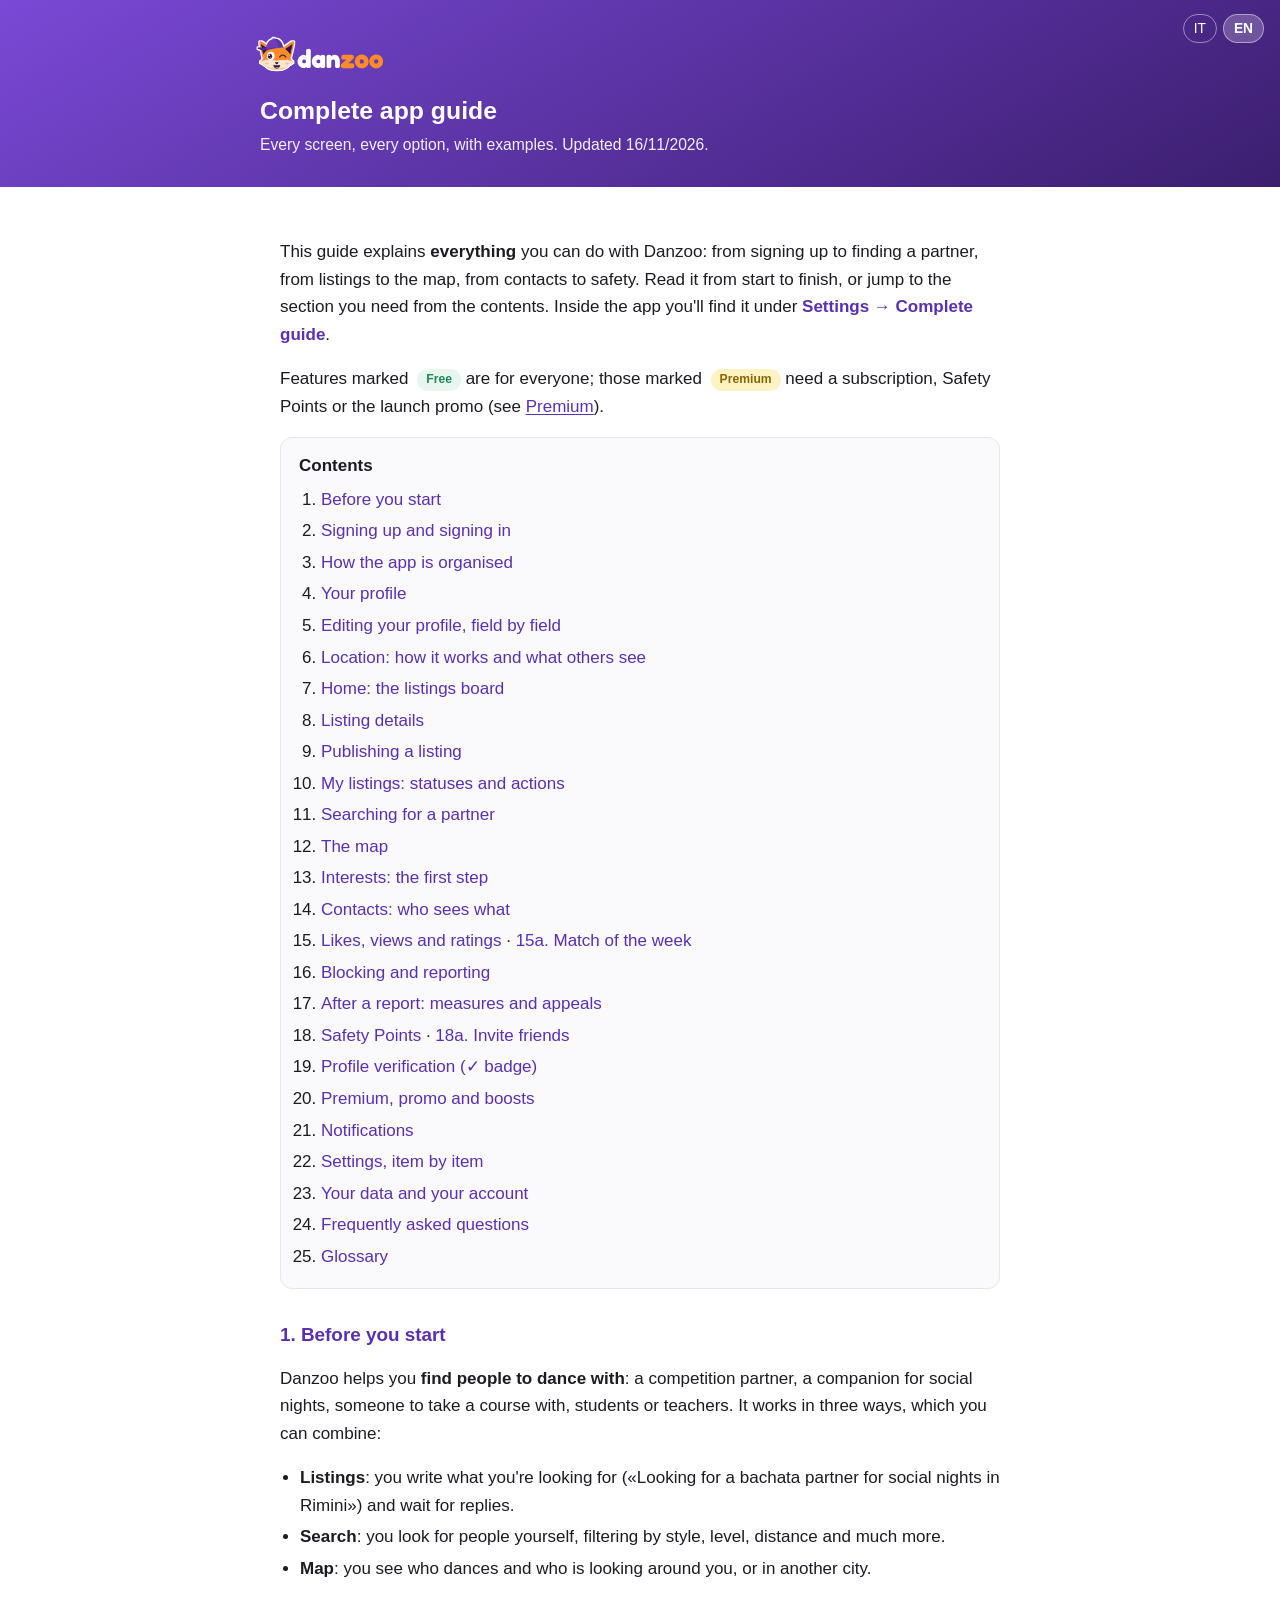
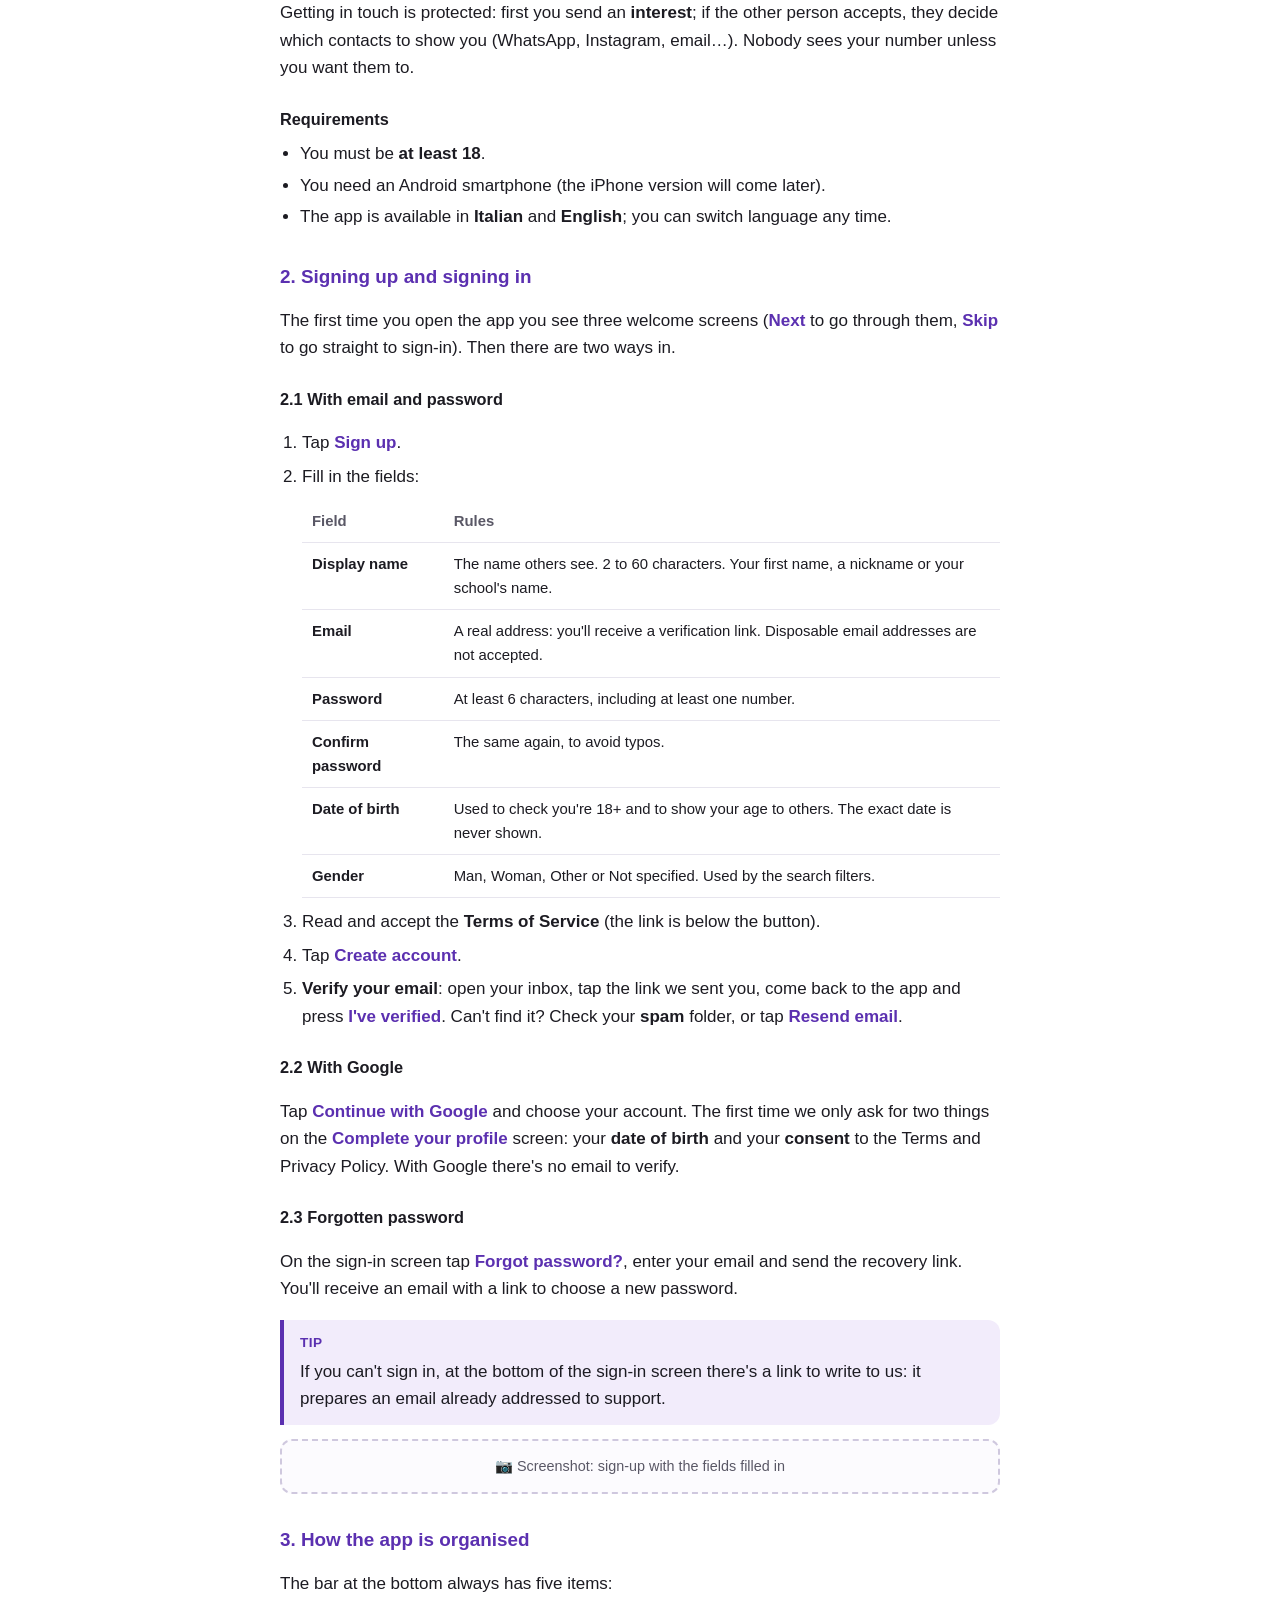
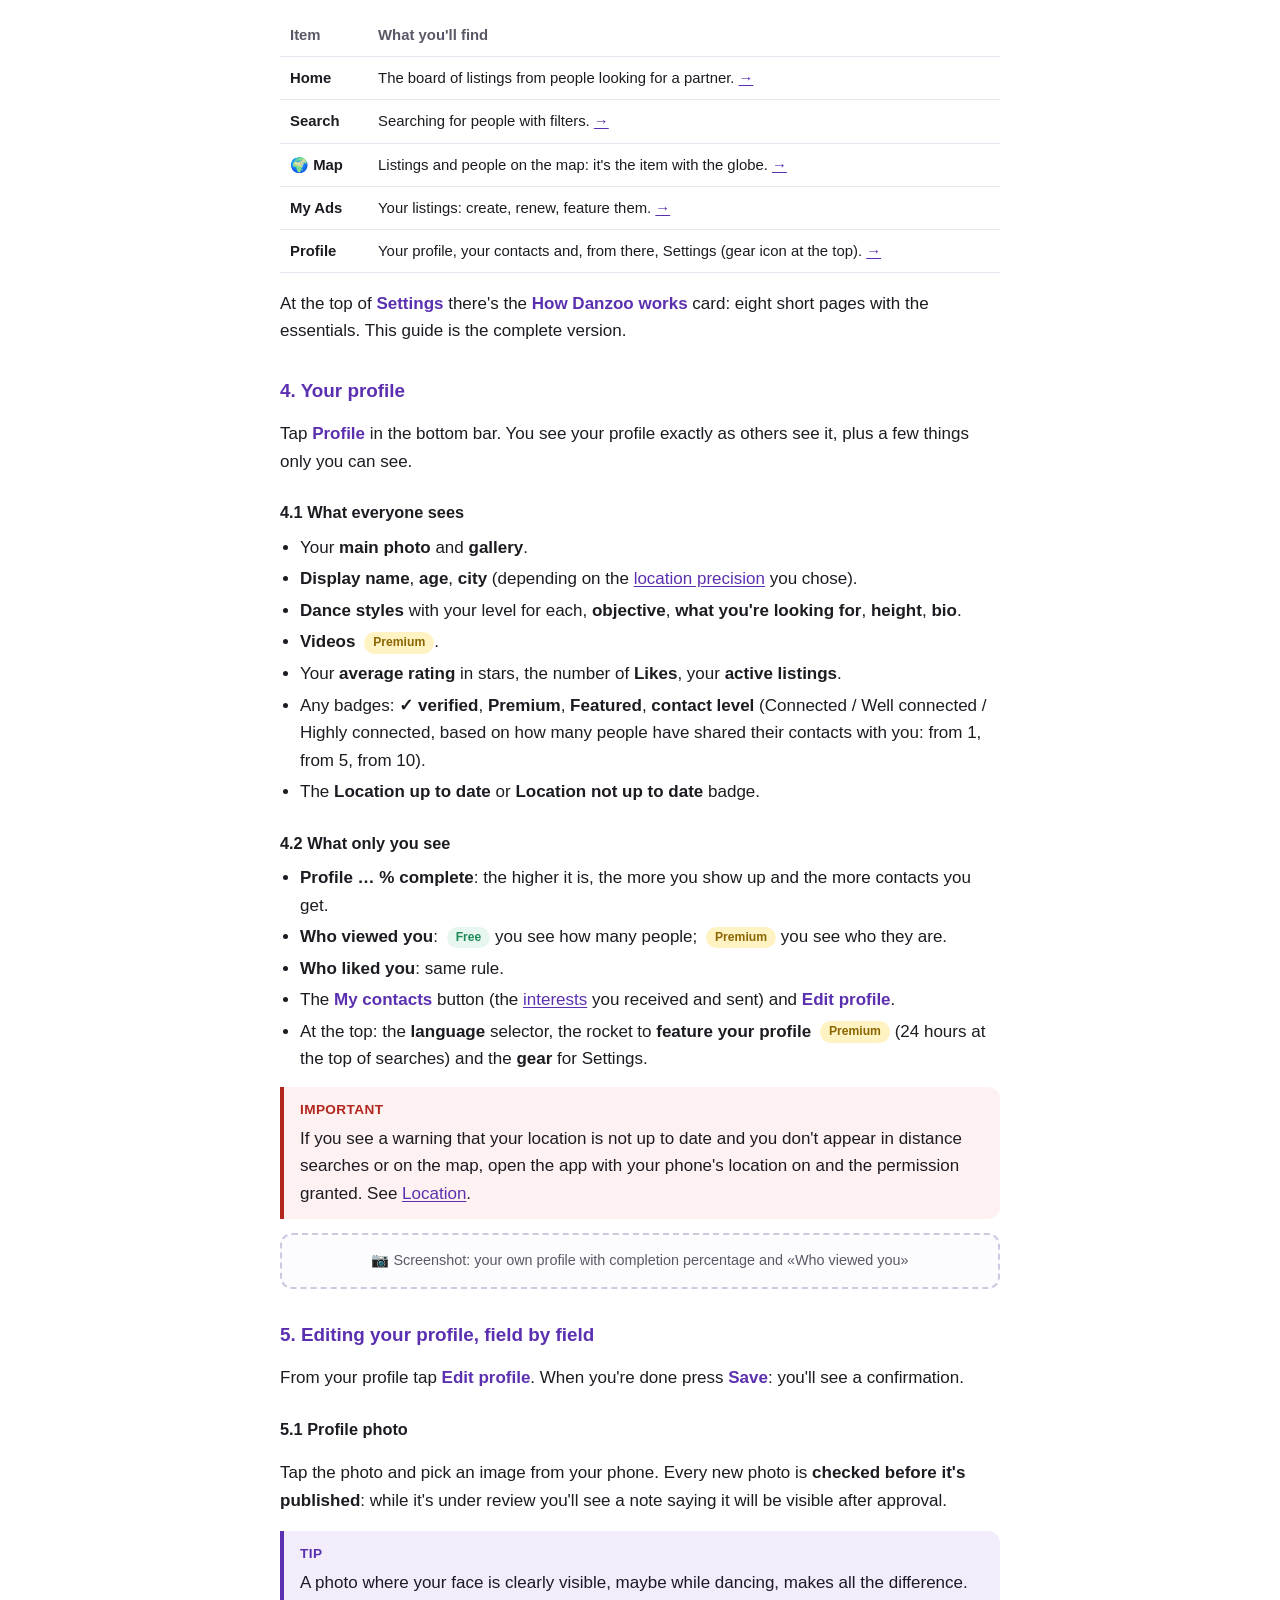
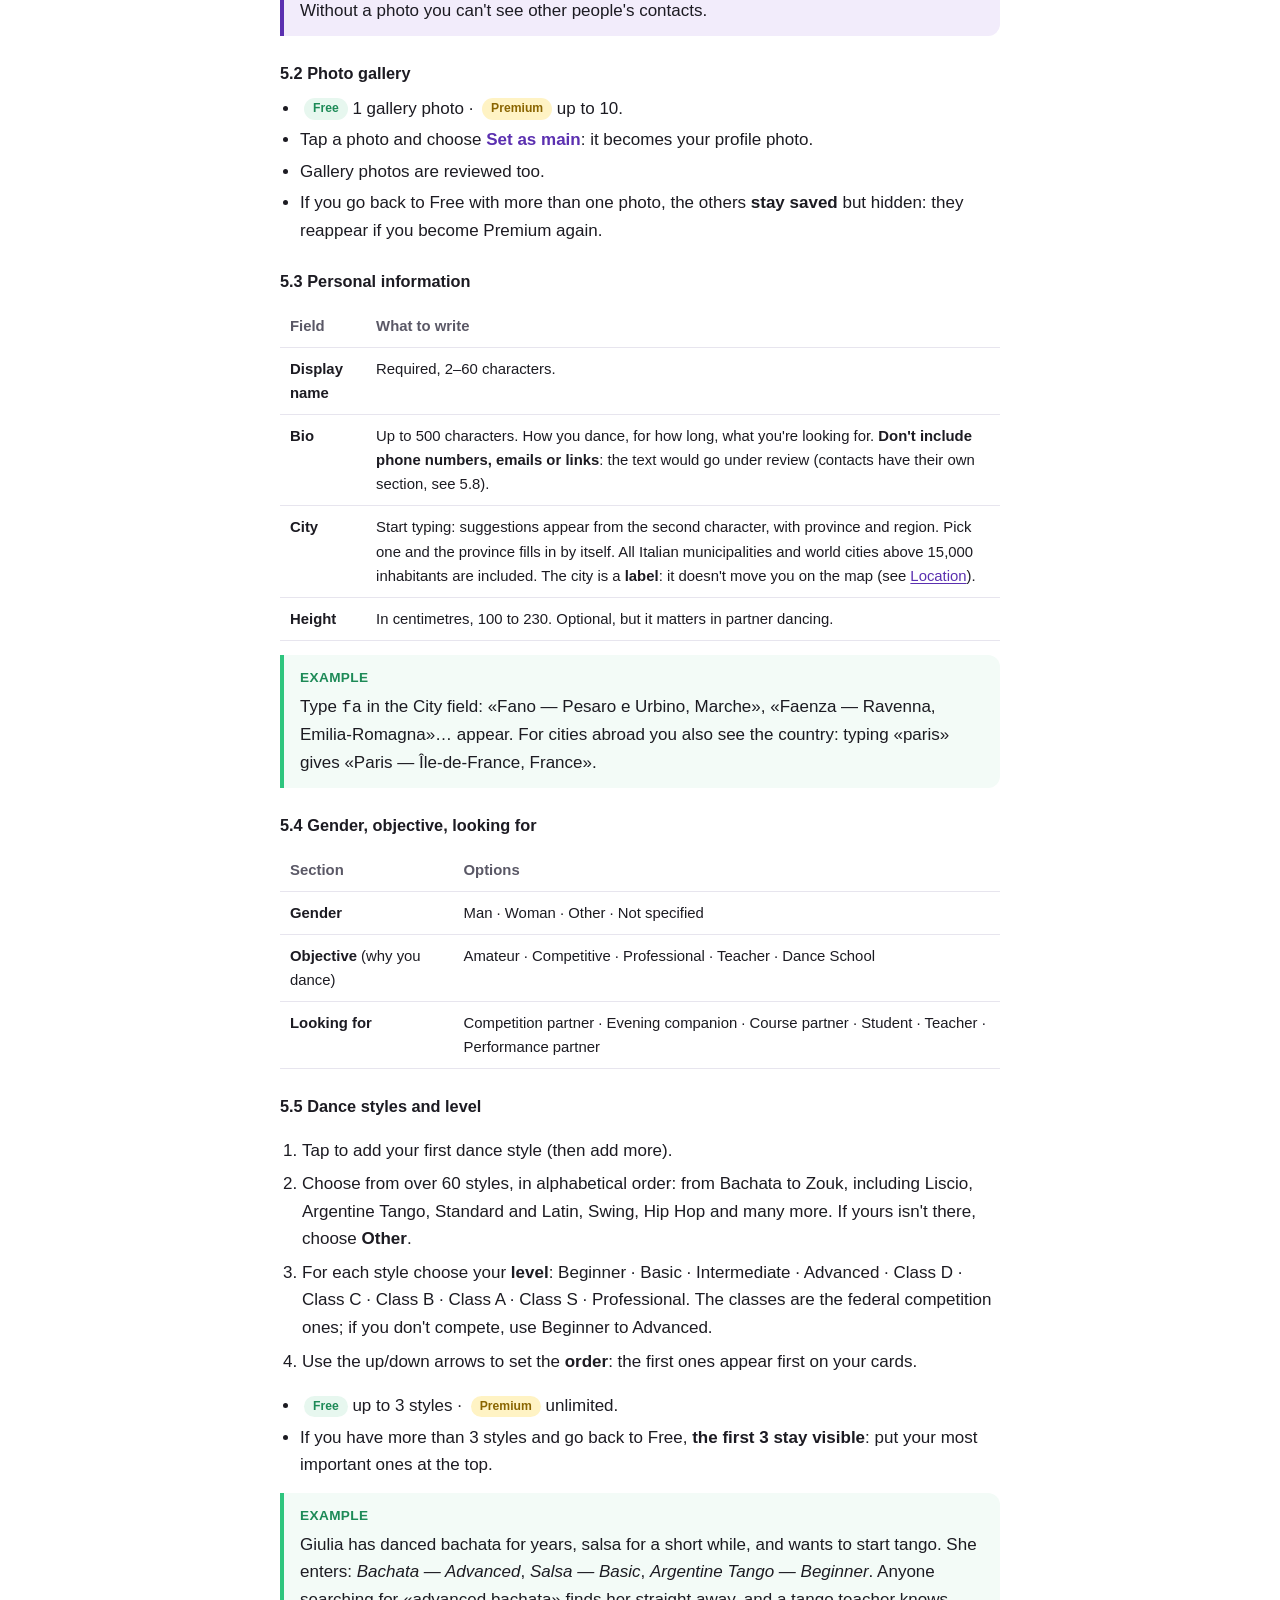
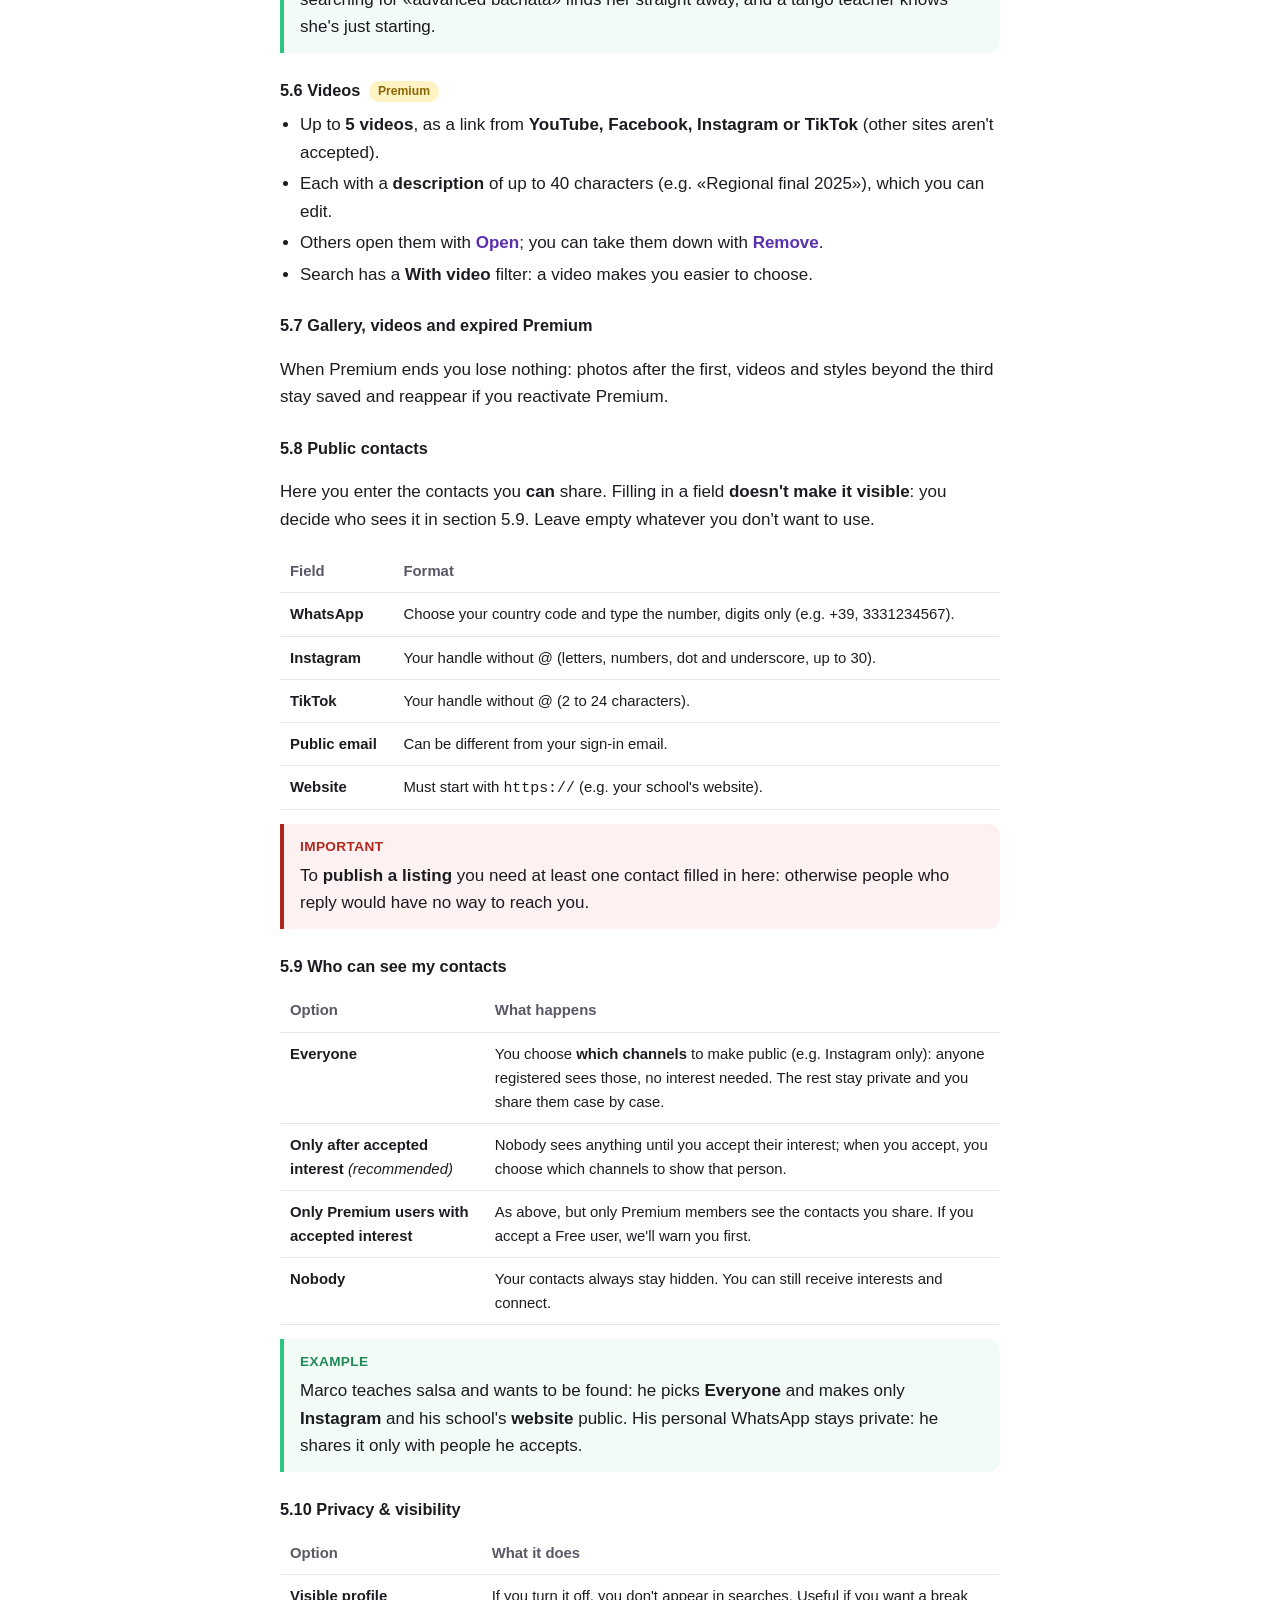
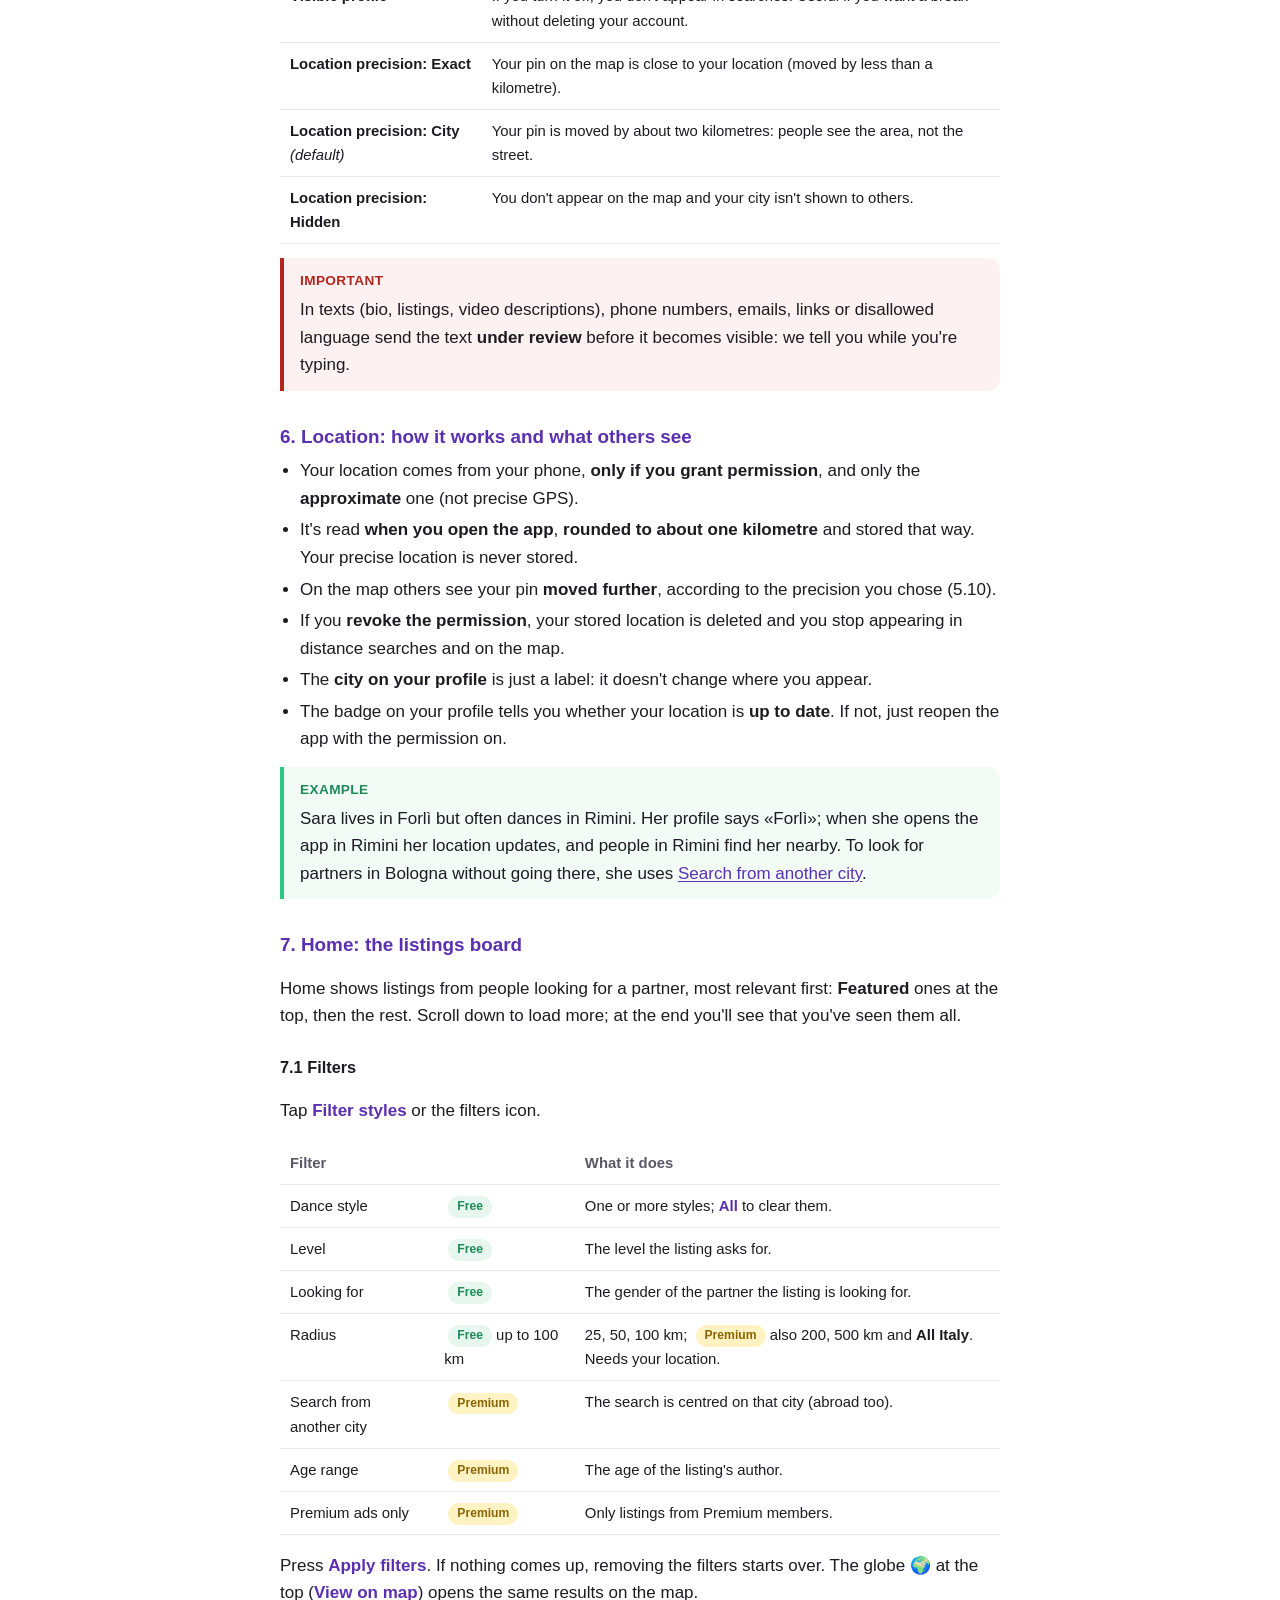
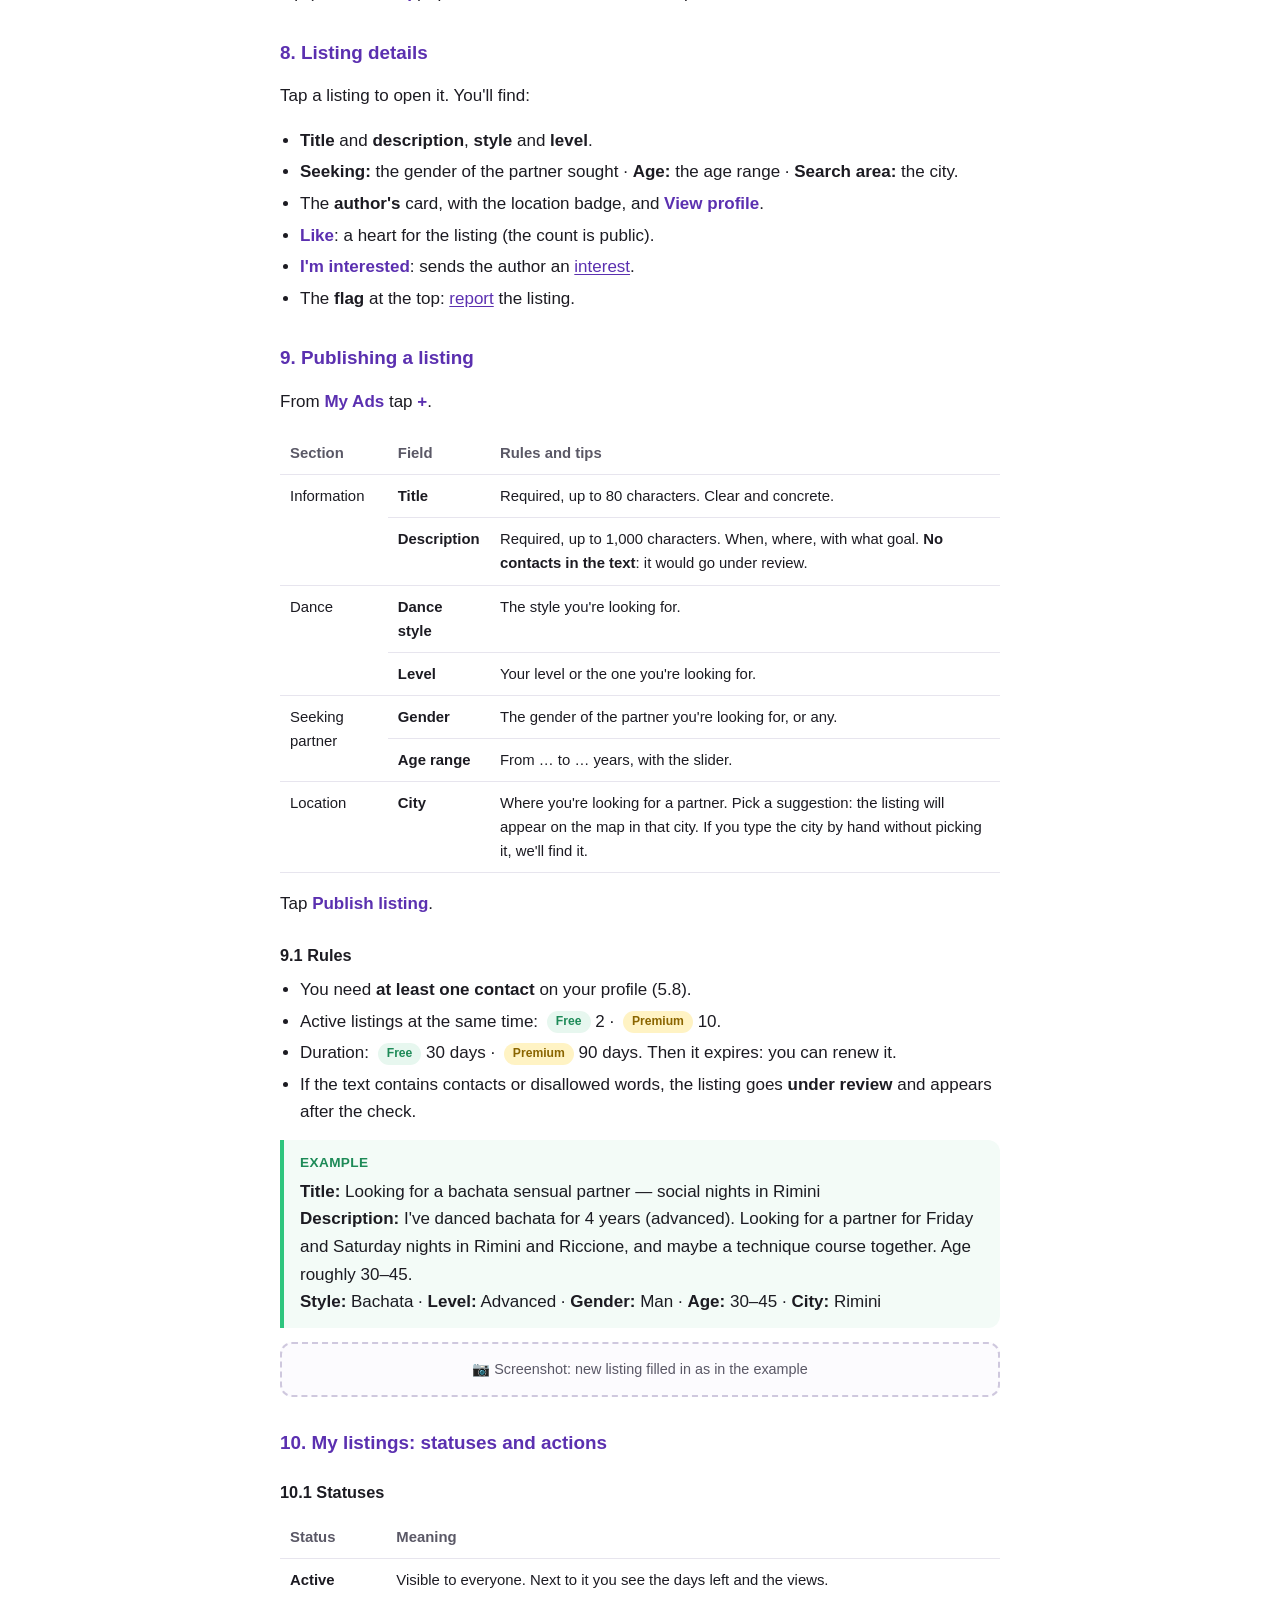
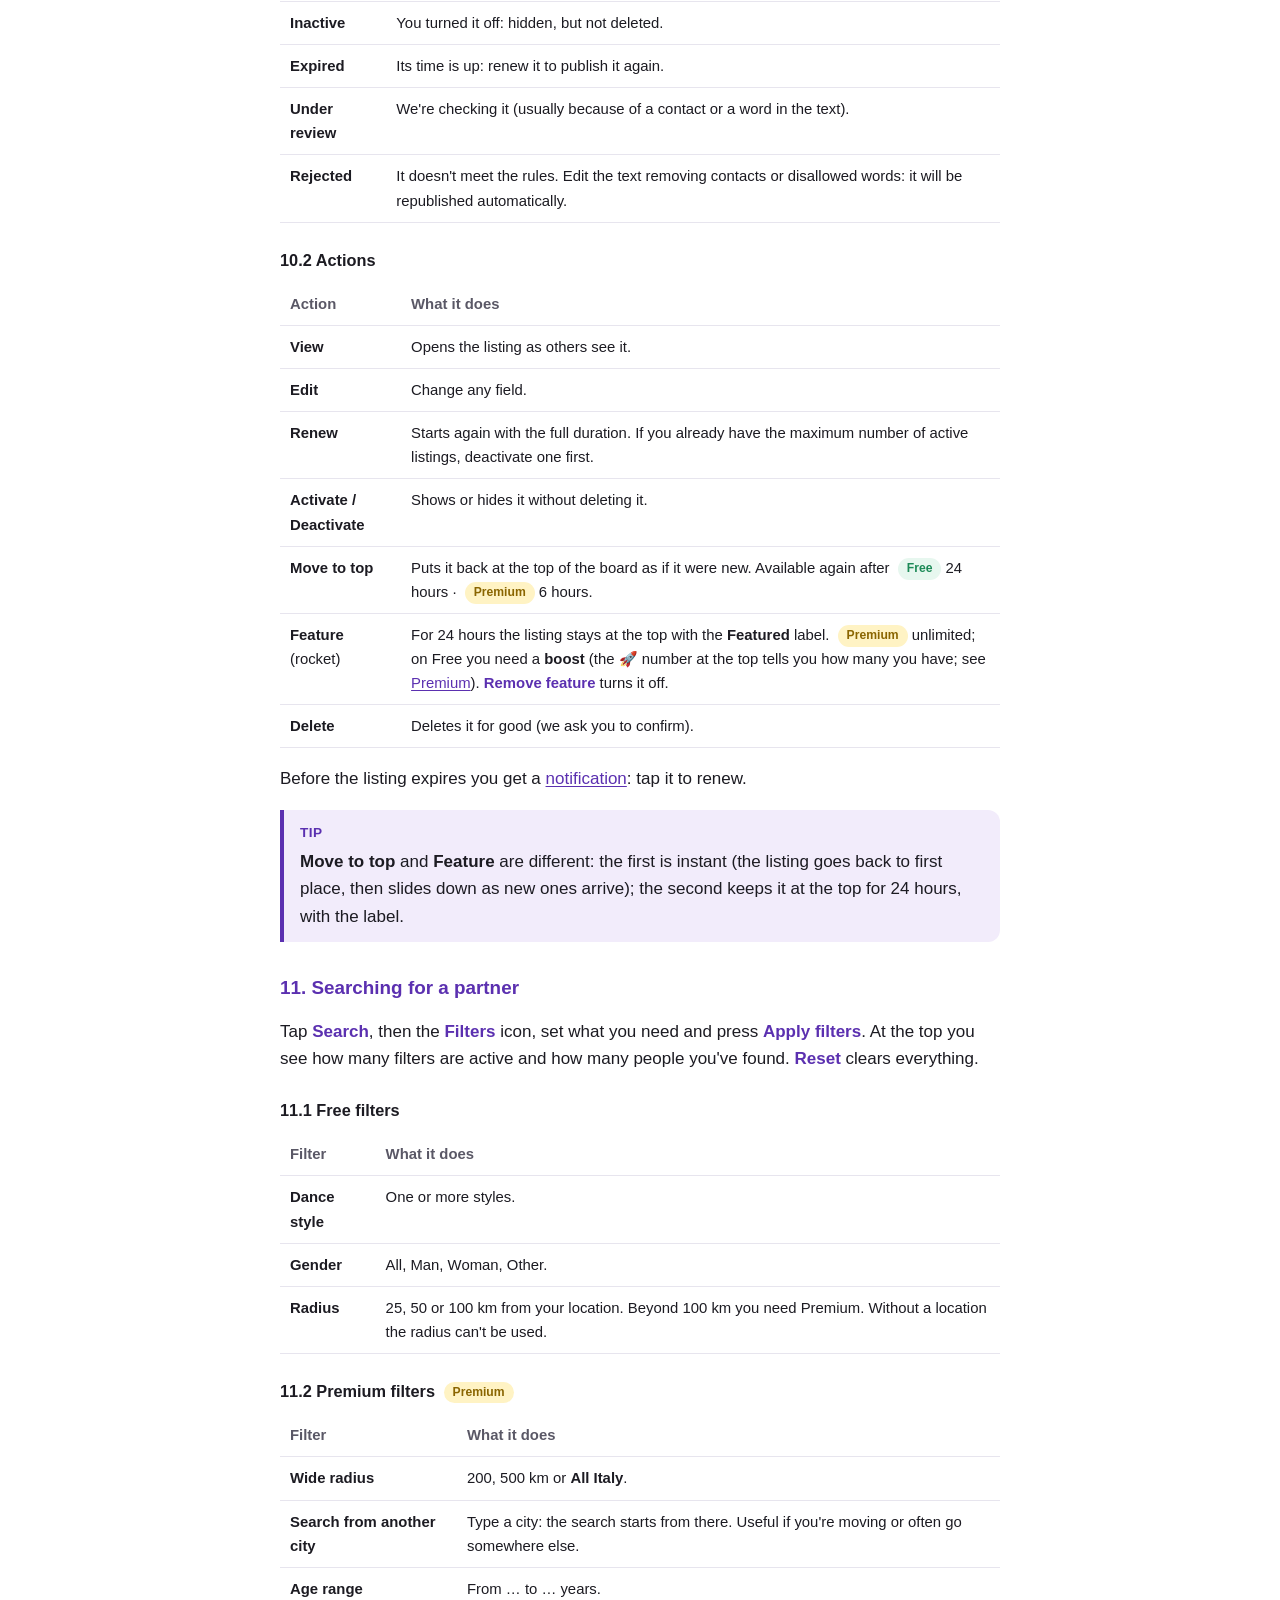
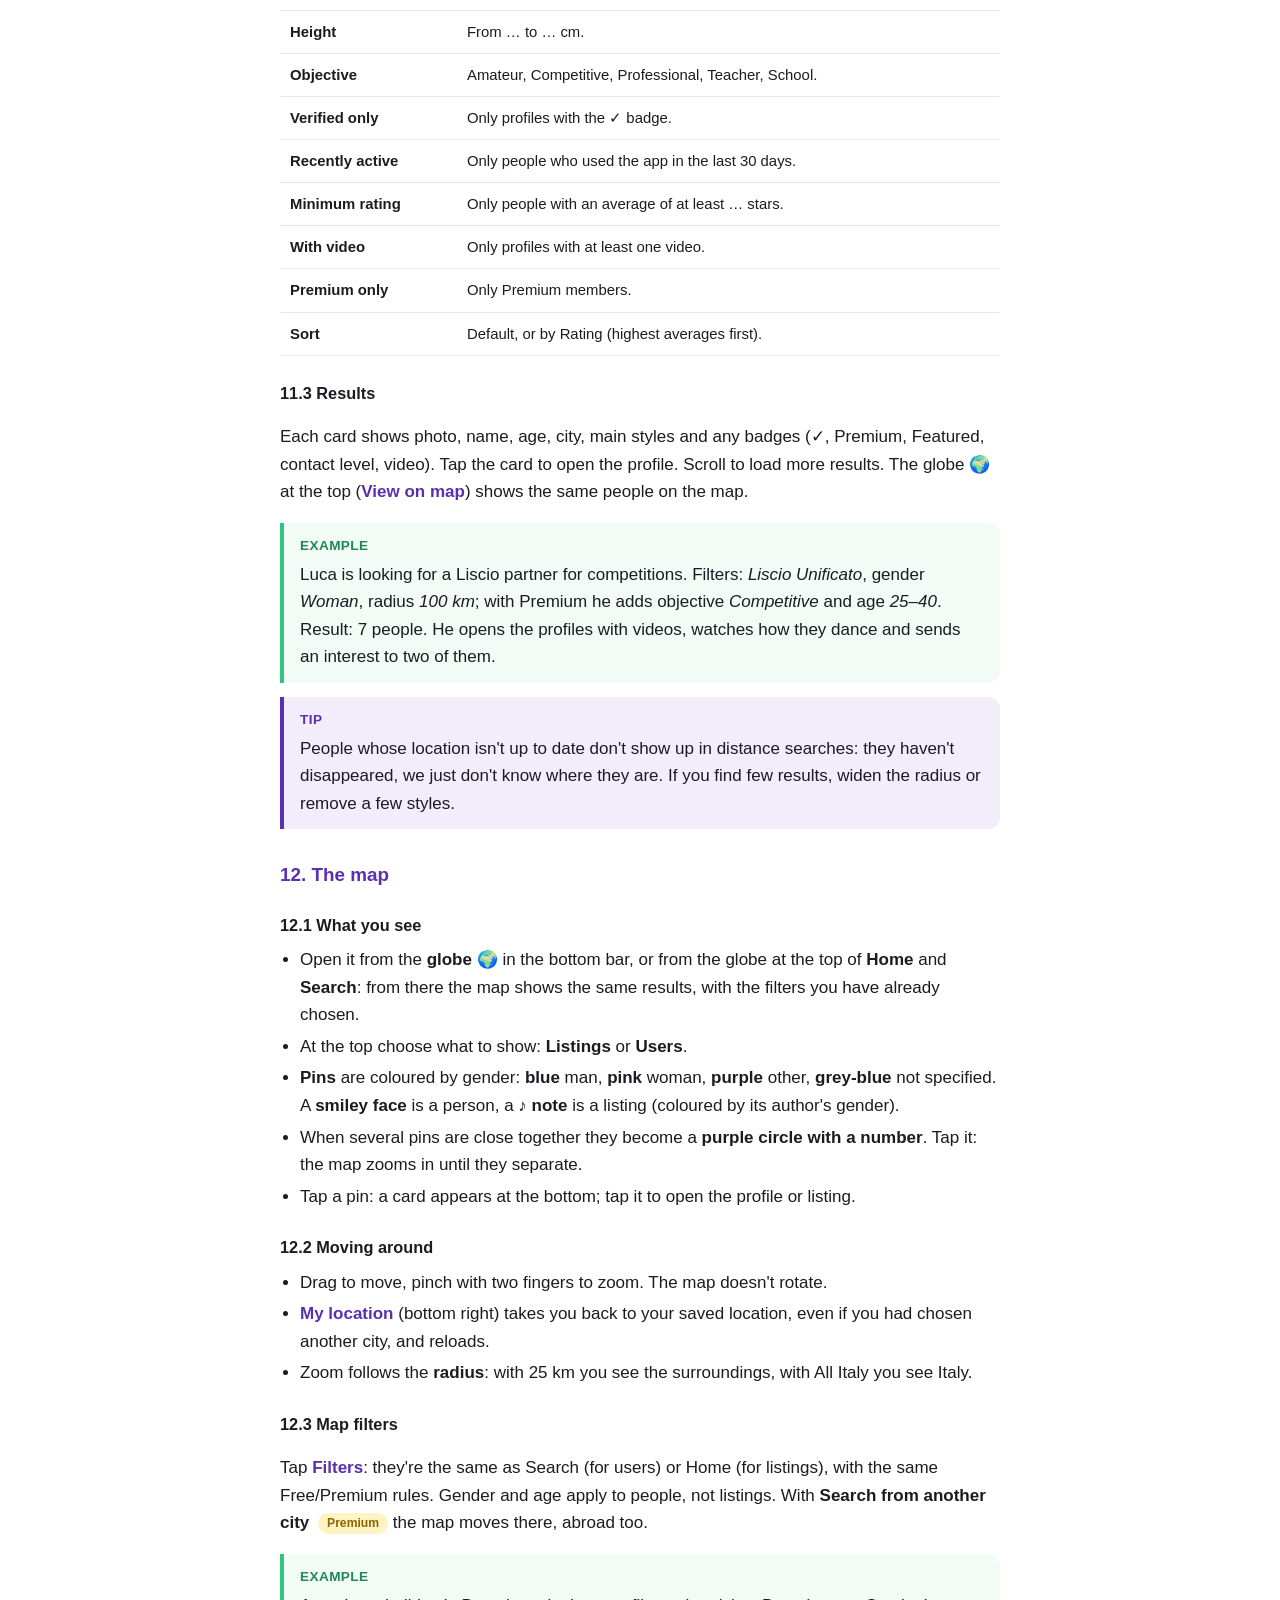
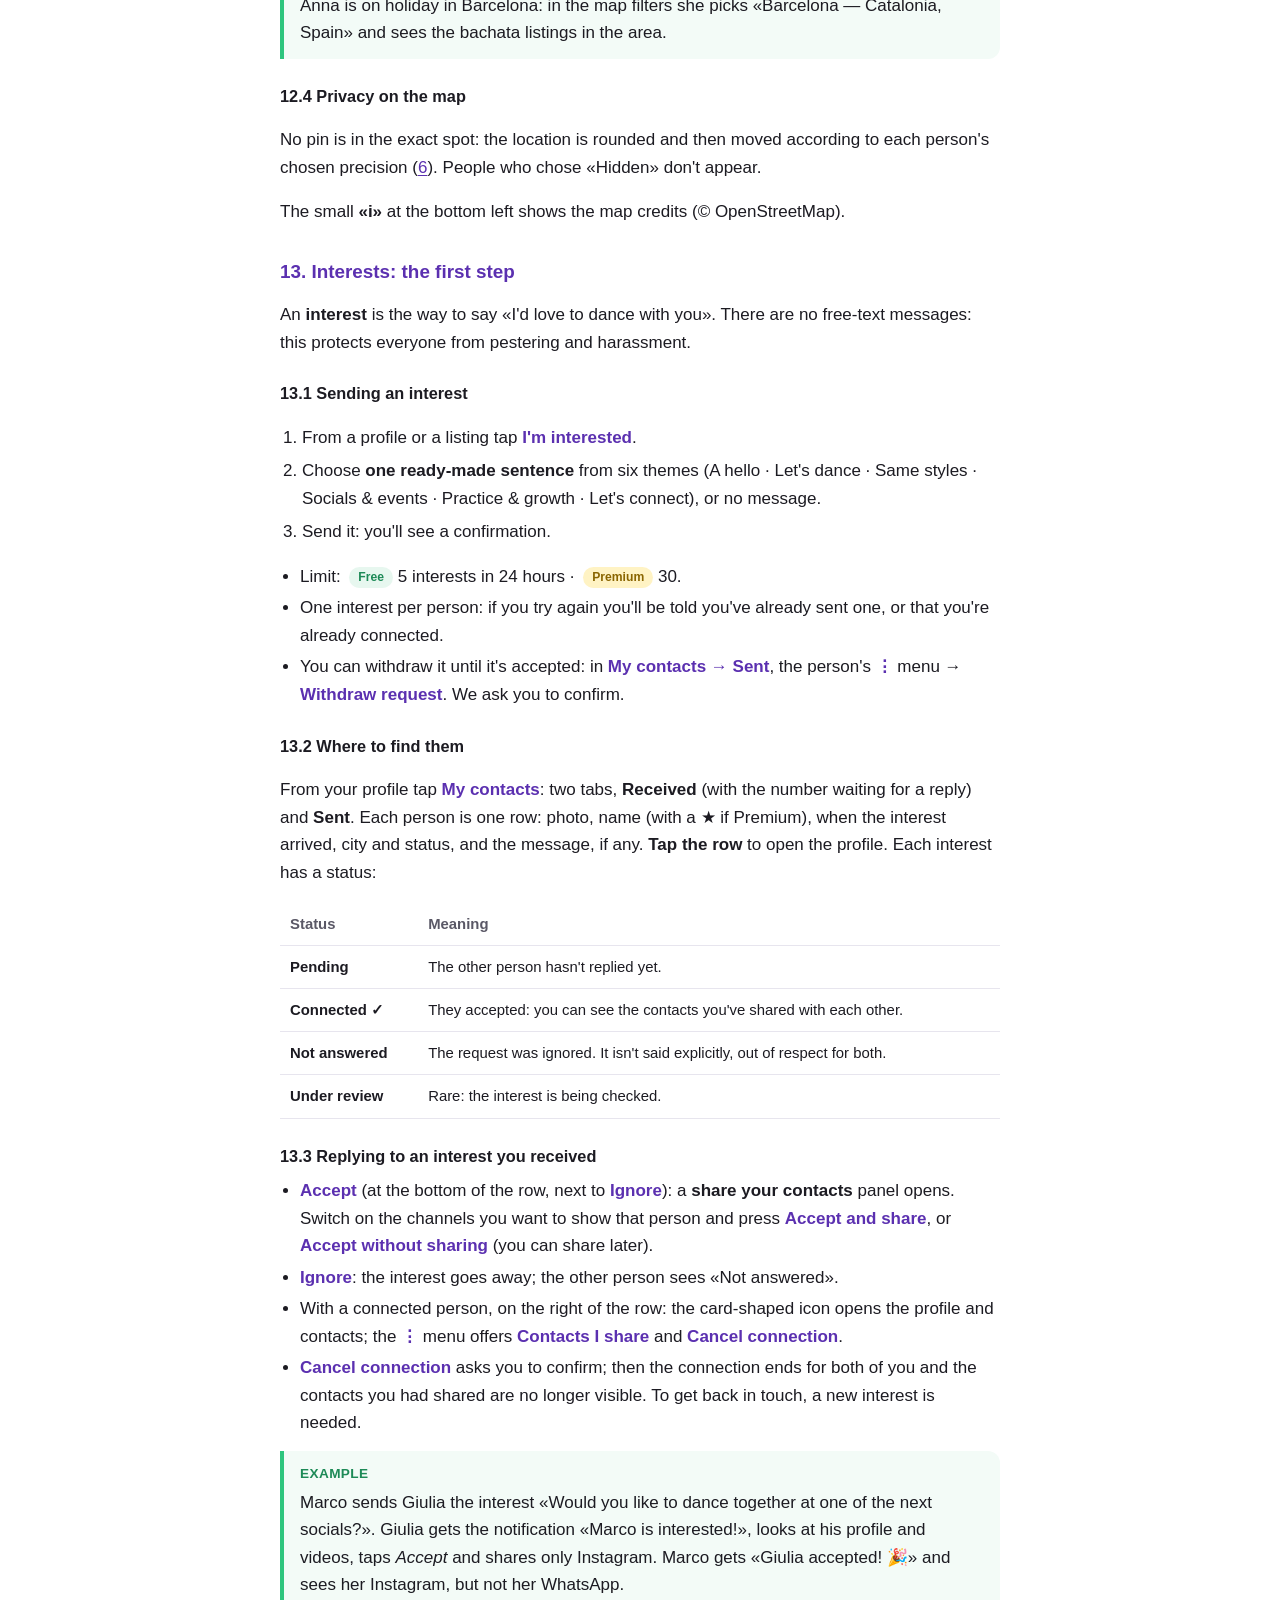
<file: guida.html>
<!DOCTYPE html>
<html lang="it">
<head>
<meta charset="utf-8">
<meta name="viewport" content="width=device-width, initial-scale=1">
<title>Guida completa — Danzoo</title>
<meta name="description" content="Tutto quello che puoi fare con Danzoo, spiegato passo passo con esempi: profilo, annunci, ricerca, mappa, contatti, sicurezza, Premium.">
<meta name="robots" content="index,follow">
<link rel="alternate" hreflang="en" href="./guida-en.html">
<link rel="alternate" hreflang="it" href="./guida.html">
<link rel="stylesheet" href="./legal.css">
<link rel="icon" type="image/png" href="./favicon.png">
<script src="./legal.js" defer></script>
<style>
  /* Solo per la guida: esempi, etichette, segnaposto delle schermate */
  .es{border-left:4px solid var(--verde);background:#f3fbf7;border-radius:0 12px 12px 0;padding:12px 16px;margin:14px 0}
  .es::before{content:"Esempio";display:block;font-weight:700;color:#1d8a57;font-size:.85rem;text-transform:uppercase;letter-spacing:.4px;margin-bottom:4px}
  .tip{border-left:4px solid var(--viola);background:var(--viola-soft);border-radius:0 12px 12px 0;padding:12px 16px;margin:14px 0}
  .tip::before{content:"Consiglio";display:block;font-weight:700;color:var(--viola);font-size:.85rem;text-transform:uppercase;letter-spacing:.4px;margin-bottom:4px}
  .warn{border-left:4px solid var(--err);background:#fdf2f1;border-radius:0 12px 12px 0;padding:12px 16px;margin:14px 0}
  .warn::before{content:"Attenzione";display:block;font-weight:700;color:var(--err);font-size:.85rem;text-transform:uppercase;letter-spacing:.4px;margin-bottom:4px}
  .shot{border:2px dashed #cfc8de;border-radius:12px;padding:14px;margin:14px 0;color:var(--muted);font-size:.9rem;text-align:center;background:#fcfbfe}
  .shot::before{content:"📷 ";}
  .tag{display:inline-block;font-size:.76rem;font-weight:700;border-radius:999px;padding:1px 9px;vertical-align:middle;margin-left:4px}
  .free{background:#e7f7ef;color:#1d8a57}
  .prem{background:#fff3c4;color:#8a6500}
  .ui{font-weight:600;color:var(--viola)}
  h3{font-size:1.02rem;margin:24px 0 6px}
  ol.steps>li{margin:6px 0}
  .toc ol ol{margin:2px 0 4px}
  .back{font-size:.85rem;text-decoration:none}
  details{border:1px solid var(--line);border-radius:12px;padding:10px 14px;margin:10px 0}
  details summary{cursor:pointer;font-weight:600}
</style>
</head>
<body>
<header class="band">
  <nav class="lang" aria-label="Lingua">
    <a href="./guida.html" data-lang="it" aria-current="true">IT</a>
    <a href="./guida-en.html" data-lang="en">EN</a>
  </nav>
  <div class="wrap">
    <div class="brand"><img src="./logo.svg" alt="Danzoo" width="135" height="44"></div>
    <h1>Guida completa all'app</h1>
    <p>Ogni schermata, ogni opzione, con esempi. Aggiornata al 16/11/2026.</p>
  </div>
</header>
<main>
<div class="wrap">

<p>Questa guida spiega <strong>tutto</strong> quello che puoi fare con Danzoo: dalla registrazione alla ricerca di un partner, dagli annunci alla mappa, dai contatti alla sicurezza. Puoi leggerla dall'inizio alla fine, oppure saltare alla sezione che ti serve dall'indice. Dentro l'app la trovi in <span class="ui">Impostazioni → Guida completa</span>.</p>

<p>Le funzioni segnate <span class="tag free">Gratis</span> sono per tutti; quelle segnate <span class="tag prem">Premium</span> richiedono l'abbonamento, i Punti Sicurezza o la promo di lancio (vedi <a href="#premium">Premium</a>).</p>

<nav class="toc" aria-label="Indice">
<strong>Indice</strong>
<ol>
  <li><a href="#inizio">Prima di cominciare</a></li>
  <li><a href="#accesso">Registrazione e accesso</a></li>
  <li><a href="#navigazione">Come è fatta l'app</a></li>
  <li><a href="#profilo">Il tuo profilo</a></li>
  <li><a href="#modifica-profilo">Modificare il profilo, campo per campo</a></li>
  <li><a href="#posizione">La posizione: come funziona e cosa vedono gli altri</a></li>
  <li><a href="#home">Home: la bacheca degli annunci</a></li>
  <li><a href="#annuncio">Il dettaglio di un annuncio</a></li>
  <li><a href="#nuovo-annuncio">Pubblicare un annuncio</a></li>
  <li><a href="#miei-annunci">I miei annunci: stati e azioni</a></li>
  <li><a href="#cerca">Cercare un partner</a></li>
  <li><a href="#mappa">La mappa</a></li>
  <li><a href="#interessi">Interessi: il primo passo</a></li>
  <li><a href="#contatti">Contatti: chi vede cosa</a></li>
  <li><a href="#piace">Mi piace, visite e valutazioni</a> · <a href="#match">15 bis. Il match della settimana</a></li>
  <li><a href="#sicurezza">Bloccare e segnalare</a></li>
  <li><a href="#provvedimenti">Dopo una segnalazione: provvedimenti e riesame</a></li>
  <li><a href="#punti">Punti Sicurezza</a> · <a href="#inviti">18 bis. Invita gli amici</a></li>
  <li><a href="#verifica">Verifica del profilo (badge ✓)</a></li>
  <li><a href="#premium">Premium, promo e boost</a></li>
  <li><a href="#notifiche">Notifiche</a></li>
  <li><a href="#impostazioni">Impostazioni, voce per voce</a></li>
  <li><a href="#account">I tuoi dati e il tuo account</a></li>
  <li><a href="#faq">Domande frequenti</a></li>
  <li><a href="#glossario">Glossario</a></li>
</ol>
</nav>

<!-- ═════════════════════════════════════════════════════════════════ -->
<h2 id="inizio">1. Prima di cominciare</h2>

<p>Danzoo serve a <strong>trovare persone con cui ballare</strong>: un partner da gara, un compagno per le serate, qualcuno con cui frequentare un corso, allievi o insegnanti. Funziona in tre modi, che puoi usare insieme:</p>
<ul>
  <li><strong>Annunci</strong>: scrivi cosa cerchi («Cerco partner di bachata per le serate a Rimini») e aspetti chi ti risponde.</li>
  <li><strong>Ricerca</strong>: sei tu a cercare le persone, filtrando per stile, livello, distanza e molto altro.</li>
  <li><strong>Mappa</strong>: vedi chi balla e chi cerca intorno a te, o in un'altra città.</li>
</ul>
<p>Il contatto avviene in modo protetto: prima mandi un <strong>interesse</strong>; se l'altra persona accetta, è lei a decidere quali contatti mostrarti (WhatsApp, Instagram, email…). Nessuno vede il tuo numero se tu non lo vuoi.</p>

<h3>Requisiti</h3>
<ul>
  <li>Devi avere <strong>almeno 18 anni</strong>.</li>
  <li>Serve uno smartphone Android (la versione per iPhone arriverà più avanti).</li>
  <li>L'app è in <strong>italiano</strong> e in <strong>inglese</strong>; puoi cambiare lingua quando vuoi.</li>
</ul>

<!-- ═════════════════════════════════════════════════════════════════ -->
<h2 id="accesso">2. Registrazione e accesso</h2>

<p>Alla prima apertura vedi tre schermate di presentazione (<span class="ui">Avanti</span> per scorrerle, <span class="ui">Salta</span> per andare subito all'accesso). Poi puoi entrare in due modi.</p>

<h3>2.1 Con email e password</h3>
<ol class="steps">
  <li>Tocca <span class="ui">Registrati</span>.</li>
  <li>Compila i campi:
    <table>
      <tr><th>Campo</th><th>Regole</th></tr>
      <tr><td><strong>Nome pubblico</strong></td><td>Il nome che vedono gli altri. Da 2 a 60 caratteri. Puoi usare il nome di battesimo, un soprannome o il nome della tua scuola.</td></tr>
      <tr><td><strong>Email</strong></td><td>Un indirizzo vero: ti arriverà un link di verifica. Le email «usa e getta» non sono accettate.</td></tr>
      <tr><td><strong>Password</strong></td><td>Almeno 6 caratteri, con almeno un numero.</td></tr>
      <tr><td><strong>Conferma password</strong></td><td>La stessa, per evitare errori di battitura.</td></tr>
      <tr><td><strong>Data di nascita</strong></td><td>Serve a verificare i 18 anni e a calcolare l'età mostrata agli altri. La data esatta non viene mostrata a nessuno.</td></tr>
      <tr><td><strong>Genere</strong></td><td>Uomo, Donna, Altro o Non specificato. Serve ai filtri di ricerca.</td></tr>
    </table>
  </li>
  <li>Leggi e accetta i <strong>Termini di servizio</strong> (il collegamento è sotto il pulsante).</li>
  <li>Tocca <span class="ui">Crea account</span>.</li>
  <li><strong>Verifica l'email</strong>: apri la posta, tocca il link che ti abbiamo mandato, torna nell'app e premi <span class="ui">Ho verificato</span>. Se non trovi l'email, controlla lo <strong>spam</strong>, oppure tocca <span class="ui">Reinvia email</span>.</li>
</ol>

<h3>2.2 Con Google</h3>
<p>Tocca <span class="ui">Continua con Google</span> e scegli il tuo account. La prima volta ti chiediamo solo due cose, nella schermata <span class="ui">Completa il profilo</span>: la <strong>data di nascita</strong> e il <strong>consenso</strong> a Termini e Privacy. Con Google non serve verificare l'email.</p>

<h3>2.3 Password dimenticata</h3>
<p>Nella schermata di accesso tocca <span class="ui">Password dimenticata?</span>, scrivi la tua email e premi <span class="ui">Invia link di recupero</span>. Ti arriva un'email con un link per sceglierne una nuova.</p>

<div class="tip">Se non riesci ad accedere, in fondo alla schermata di accesso c'è il collegamento <span class="ui">Non riesci ad accedere o devi segnalare qualcosa? Scrivici</span>: prepara un'email già indirizzata all'assistenza.</div>

<div class="shot">Schermata: registrazione con i campi compilati</div>

<!-- ═════════════════════════════════════════════════════════════════ -->
<h2 id="navigazione">3. Come è fatta l'app</h2>

<p>In basso c'è sempre la barra con cinque voci:</p>
<table>
  <tr><th>Voce</th><th>Cosa trovi</th></tr>
  <tr><td><strong>Home</strong></td><td>La bacheca degli annunci di chi cerca un partner. <a href="#home">→</a></td></tr>
  <tr><td><strong>Cerca</strong></td><td>La ricerca delle persone con i filtri. <a href="#cerca">→</a></td></tr>
  <tr><td><strong>🌍 Mappa</strong></td><td>Annunci e persone sulla mappa: è la voce col mappamondo. <a href="#mappa">→</a></td></tr>
  <tr><td><strong>I miei</strong></td><td>I tuoi annunci: crearli, rinnovarli, metterli in evidenza. <a href="#miei-annunci">→</a></td></tr>
  <tr><td><strong>Profilo</strong></td><td>Il tuo profilo, i tuoi contatti, e da lì le Impostazioni (ingranaggio in alto). <a href="#profilo">→</a></td></tr>
</table>

<p>In cima alle <span class="ui">Impostazioni</span> trovi la scheda <span class="ui">Come funziona Danzoo</span>: otto pagine brevi con l'essenziale. Questa guida è la versione completa.</p>

<!-- ═════════════════════════════════════════════════════════════════ -->
<h2 id="profilo">4. Il tuo profilo</h2>

<p>Tocca <span class="ui">Profilo</span> nella barra in basso. Vedi il tuo profilo esattamente come lo vedono gli altri, più alcune cose che vedi solo tu.</p>

<h3>4.1 Cosa vedono tutti</h3>
<ul>
  <li><strong>Foto principale</strong> e <strong>galleria</strong>.</li>
  <li><strong>Nome pubblico</strong>, <strong>età</strong>, <strong>città</strong> (secondo la <a href="#posizione">precisione della posizione</a> che hai scelto).</li>
  <li><strong>Stili di ballo</strong> con il livello per ciascuno, <strong>obiettivo</strong>, <strong>cosa cerchi</strong>, <strong>altezza</strong>, <strong>bio</strong>.</li>
  <li><strong>Video</strong> <span class="tag prem">Premium</span>.</li>
  <li>La <strong>valutazione media</strong> in stelle, il numero di <strong>Mi piace</strong>, i tuoi <strong>annunci attivi</strong>.</li>
  <li>Eventuali badge: <strong>✓ verificato</strong>, <strong>Premium</strong>, <strong>In evidenza</strong>, <strong>livello contatti</strong> (Connesso / Ben connesso / Molto connesso, in base a quante persone ti hanno dato i loro contatti: da 1, da 5, da 10).</li>
  <li>Il badge <strong>Posizione aggiornata</strong> o <strong>Posizione non aggiornata</strong>.</li>
</ul>

<h3>4.2 Cosa vedi solo tu</h3>
<ul>
  <li><strong>Profilo completato al …%</strong>: più è alto, più compari e più contatti ricevi. Il giudizio va da «Profilo incompleto» a «Profilo eccellente!».</li>
  <li><strong>Chi ti ha visto</strong>: <span class="tag free">Gratis</span> vedi quante persone; <span class="tag prem">Premium</span> vedi chi sono.</li>
  <li><strong>Chi ti ha messo Mi piace</strong>: stessa regola.</li>
  <li>Il pulsante <span class="ui">I miei contatti</span> (gli <a href="#interessi">interessi</a> ricevuti e inviati) e <span class="ui">Modifica profilo</span>.</li>
  <li>In alto: il selettore della <strong>lingua</strong>, il razzo per mettere <strong>in evidenza il profilo</strong> <span class="tag prem">Premium</span> (24 ore in cima alle ricerche) e l'<strong>ingranaggio</strong> delle Impostazioni.</li>
</ul>

<div class="warn">Se vedi «Posizione non aggiornata: non compari nelle ricerche per distanza né sulla mappa», apri l'app con la posizione del telefono attiva e il permesso concesso. Vedi <a href="#posizione">La posizione</a>.</div>

<div class="shot">Schermata: il proprio profilo con percentuale di completamento e «Chi ti ha visto»</div>

<!-- ═════════════════════════════════════════════════════════════════ -->
<h2 id="modifica-profilo">5. Modificare il profilo, campo per campo</h2>

<p>Dal profilo tocca <span class="ui">Modifica profilo</span>. Alla fine premi <span class="ui">Salva modifiche</span> (o <span class="ui">Salva</span> in alto): vedrai «Profilo salvato!».</p>

<h3>5.1 Foto profilo</h3>
<p>Tocca <span class="ui">Cambia foto</span> e scegli un'immagine dal telefono. Ogni foto nuova viene <strong>controllata prima di essere pubblicata</strong>: finché è in revisione vedi «Foto profilo in revisione: sarà visibile dopo l'approvazione».</p>
<div class="tip">Una foto in cui si vede bene il viso, magari mentre balli, fa la differenza. Senza foto non puoi vedere i contatti degli altri.</div>

<h3>5.2 Galleria foto</h3>
<ul>
  <li><span class="tag free">Gratis</span> 1 foto in galleria · <span class="tag prem">Premium</span> fino a 10.</li>
  <li>Tieni premuta o tocca una foto per <span class="ui">Imposta come principale</span>: diventa la foto del profilo.</li>
  <li>Anche le foto della galleria passano la revisione.</li>
  <li>Se torni Free con più di una foto, le altre <strong>restano salvate</strong> ma non si vedono: tornano visibili se ridiventi Premium.</li>
</ul>

<h3>5.3 Informazioni personali</h3>
<table>
  <tr><th>Campo</th><th>Cosa scrivere</th></tr>
  <tr><td><strong>Nome pubblico</strong></td><td>Obbligatorio, 2–60 caratteri.</td></tr>
  <tr><td><strong>Bio</strong></td><td>Fino a 500 caratteri. Racconta come balli, da quanto, cosa cerchi. <strong>Non mettere numeri di telefono, email o link</strong>: il testo andrebbe in revisione (i contatti hanno una sezione apposita, vedi 5.8).</td></tr>
  <tr><td><strong>Città</strong></td><td>Inizia a scrivere: dal secondo carattere compaiono i suggerimenti, con provincia e regione. Scegline uno: la provincia si compila da sola. Ci sono tutti i comuni italiani e le città del mondo sopra i 15.000 abitanti. La città è un'<strong>etichetta</strong>: non ti sposta sulla mappa (vedi <a href="#posizione">La posizione</a>).</td></tr>
  <tr><td><strong>Altezza</strong></td><td>In centimetri, da 100 a 230. Facoltativa, ma nel ballo di coppia conta.</td></tr>
</table>
<div class="es">Scrivi <code>fa</code> nel campo Città: compaiono «Fano — Pesaro e Urbino, Marche», «Faenza — Ravenna, Emilia-Romagna»… Per le città estere vedi anche il paese: scrivendo «parigi» trovi «Paris — Île-de-France, Francia».</div>

<h3>5.4 Genere, obiettivo, cosa cerco</h3>
<table>
  <tr><th>Sezione</th><th>Opzioni</th></tr>
  <tr><td><strong>Genere</strong></td><td>Uomo · Donna · Altro · Non specificato</td></tr>
  <tr><td><strong>Obiettivo</strong> (perché balli)</td><td>Amatoriale · Agonistico · Professionale · Insegnante · Scuola di Danza</td></tr>
  <tr><td><strong>Cosa cerco</strong></td><td>Partner da gara · Compagno di serata · Partner per corso · Allievo/a · Insegnante · Partner esibizione</td></tr>
</table>

<h3>5.5 Stili di ballo e livello</h3>
<ol class="steps">
  <li>Tocca <span class="ui">Aggiungi il tuo primo stile di ballo</span> (poi <span class="ui">Aggiungi altro stile</span>).</li>
  <li>Scegli lo stile tra più di 60, in ordine alfabetico: da Bachata a Zouk, passando per Liscio, Tango Argentino, Danze Standard e Latine, Swing, Hip Hop e molti altri. Se il tuo non c'è, scegli <strong>Altro</strong>.</li>
  <li>Per ogni stile scegli il <strong>livello</strong>: Principiante · Base · Intermedio · Avanzato · Classe D · Classe C · Classe B · Classe A · Classe S · Professionista. Le classi sono quelle delle gare federali; se non gareggi usa i livelli da Principiante ad Avanzato.</li>
  <li>Con le frecce <span class="ui">Sposta su</span> / <span class="ui">Sposta giù</span> decidi l'<strong>ordine</strong>: i primi compaiono per primi nelle schede.</li>
</ol>
<ul>
  <li><span class="tag free">Gratis</span> fino a 3 stili · <span class="tag prem">Premium</span> illimitati.</li>
  <li>Se hai più di 3 stili e torni Free, <strong>i primi 3 restano visibili</strong>: mettici i più importanti.</li>
</ul>
<div class="es">Giulia balla bachata da anni, salsa da poco e vorrebbe iniziare il tango. Inserisce: <em>Bachata — Avanzato</em>, <em>Salsa — Base</em>, <em>Tango Argentino — Principiante</em>. Chi cerca «bachata avanzata» la trova subito, e un maestro di tango sa che è agli inizi.</div>

<h3>5.6 Video <span class="tag prem">Premium</span></h3>
<ul>
  <li>Fino a <strong>5 video</strong>, con un link da <strong>YouTube, Facebook, Instagram o TikTok</strong> (altri siti non sono accettati).</li>
  <li>Per ciascuno una <strong>descrizione</strong> di massimo 40 caratteri (es. «Finale regionale 2025»), modificabile con <span class="ui">Modifica descrizione</span>.</li>
  <li>Gli altri li aprono con <span class="ui">Apri</span>; tu puoi toglierli con <span class="ui">Rimuovi</span>.</li>
  <li>Nella ricerca c'è il filtro <strong>Con video</strong>: un video ti rende più facile da scegliere.</li>
</ul>

<h3>5.7 Galleria, video e Premium scaduto</h3>
<p>Quando il Premium finisce non perdi niente: foto oltre la prima, video e stili oltre il terzo restano salvati e tornano visibili se riattivi Premium.</p>

<h3>5.8 Contatti pubblici</h3>
<p>Qui scrivi i contatti che <strong>potrai</strong> condividere. Compilare un campo <strong>non lo rende visibile</strong>: chi lo vede lo decidi con la sezione 5.9. Lascia vuoto quello che non vuoi usare.</p>
<table>
  <tr><th>Campo</th><th>Formato</th></tr>
  <tr><td><strong>WhatsApp</strong></td><td>Scegli il prefisso del paese e scrivi il numero, solo cifre (es. prefisso +39, numero 3331234567).</td></tr>
  <tr><td><strong>Instagram</strong></td><td>Il nome utente senza @ (lettere, numeri, punto e trattino basso, massimo 30).</td></tr>
  <tr><td><strong>TikTok</strong></td><td>Il nome utente senza @ (da 2 a 24 caratteri).</td></tr>
  <tr><td><strong>Email pubblica</strong></td><td>Può essere diversa da quella con cui accedi.</td></tr>
  <tr><td><strong>Sito web</strong></td><td>Deve iniziare con <code>https://</code> (es. il sito della tua scuola).</td></tr>
</table>
<div class="warn">Per <strong>pubblicare un annuncio</strong> serve almeno un contatto compilato qui: altrimenti chi ti risponde non avrebbe modo di raggiungerti.</div>

<h3>5.9 Chi può vedere i miei contatti</h3>
<table>
  <tr><th>Opzione</th><th>Cosa succede</th></tr>
  <tr><td><strong>Tutti</strong></td><td>Scegli <strong>quali canali</strong> rendere pubblici (es. solo Instagram): quelli li vede chiunque sia registrato, senza bisogno di interesse. Gli altri restano privati e li condividi caso per caso.</td></tr>
  <tr><td><strong>Solo dopo interesse accettato</strong> <em>(consigliata)</em></td><td>Nessuno vede niente finché non accetti il suo interesse; al momento di accettare scegli quali canali mostrare a quella persona.</td></tr>
  <tr><td><strong>Solo utenti Premium con interesse accettato</strong></td><td>Come sopra, ma solo chi è Premium vede i contatti che condividi. Se accetti un utente Free, te lo segnaliamo prima.</td></tr>
  <tr><td><strong>Nessuno</strong></td><td>I tuoi contatti restano sempre nascosti. Puoi comunque ricevere interessi e connetterti.</td></tr>
</table>
<div class="es">Marco insegna salsa e vuole farsi trovare: sceglie <strong>Tutti</strong> e rende pubblici solo <strong>Instagram</strong> e il <strong>sito</strong> della scuola. Il WhatsApp personale resta privato: lo condivide solo con chi accetta.</div>

<h3>5.10 Privacy e visibilità</h3>
<table>
  <tr><th>Opzione</th><th>Cosa fa</th></tr>
  <tr><td><strong>Profilo visibile</strong></td><td>Se lo spegni, non compari nelle ricerche. Utile se vuoi una pausa senza cancellarti.</td></tr>
  <tr><td><strong>Precisione posizione: Esatta</strong></td><td>Sulla mappa il tuo bollino è vicino alla tua posizione (spostato di meno di un chilometro).</td></tr>
  <tr><td><strong>Precisione posizione: Città</strong> <em>(predefinita)</em></td><td>Il bollino è spostato di circa due chilometri: si capisce la zona, non la via.</td></tr>
  <tr><td><strong>Precisione posizione: Nascosta</strong></td><td>Non compari sulla mappa e la tua città non viene mostrata agli altri.</td></tr>
</table>

<div class="warn">Nei testi (bio, annunci, descrizioni dei video) numeri di telefono, email, link o linguaggio non consentito mandano il testo <strong>in revisione</strong> prima di renderlo visibile: te lo segnaliamo già mentre scrivi.</div>

<!-- ═════════════════════════════════════════════════════════════════ -->
<h2 id="posizione">6. La posizione: come funziona e cosa vedono gli altri</h2>

<ul>
  <li>La posizione arriva dal telefono, <strong>solo se dai il permesso</strong> e solo quella <strong>approssimata</strong> (non il GPS preciso).</li>
  <li>Viene letta <strong>quando apri l'app</strong>, <strong>arrotondata a circa un chilometro</strong> e salvata così. La posizione precisa non viene mai memorizzata.</li>
  <li>Sulla mappa gli altri vedono il tuo bollino <strong>spostato ancora</strong>, secondo la precisione che hai scelto (5.10).</li>
  <li>Se <strong>togli il permesso</strong>, la posizione salvata viene cancellata e smetti di comparire nelle ricerche per distanza e sulla mappa.</li>
  <li>La <strong>città del profilo</strong> è solo un'etichetta: non cambia dove compari.</li>
  <li>Il badge sul profilo dice se la posizione è <strong>aggiornata</strong>. Se non lo è, basta riaprire l'app con il permesso attivo.</li>
</ul>
<div class="es">Sara vive a Forlì ma balla spesso a Rimini. Sul profilo scrive «Forlì»; quando apre l'app a Rimini la sua posizione si aggiorna, e le persone di Rimini la trovano vicina. Se vuole cercare partner a Bologna senza andarci, usa <a href="#cerca">Cerca da un'altra città</a>.</div>

<!-- ═════════════════════════════════════════════════════════════════ -->
<h2 id="home">7. Home: la bacheca degli annunci</h2>

<p>La Home mostra gli annunci di chi cerca un partner, dal più rilevante: prima quelli <strong>In evidenza</strong>, poi gli altri. Scorri verso il basso per caricarne altri; in fondo leggi «Hai visto tutti gli annunci».</p>

<h3>7.1 Filtri</h3>
<p>Tocca <span class="ui">Filtra stili</span> o l'icona dei filtri.</p>
<table>
  <tr><th>Filtro</th><th></th><th>Cosa fa</th></tr>
  <tr><td>Stile di ballo</td><td><span class="tag free">Gratis</span></td><td>Uno o più stili; <span class="ui">Tutti</span> per toglierli.</td></tr>
  <tr><td>Livello</td><td><span class="tag free">Gratis</span></td><td>Il livello richiesto dall'annuncio.</td></tr>
  <tr><td>Cerca</td><td><span class="tag free">Gratis</span></td><td>Il genere del partner cercato nell'annuncio.</td></tr>
  <tr><td>Raggio</td><td><span class="tag free">Gratis</span> fino a 100 km</td><td>25, 50, 100 km; <span class="tag prem">Premium</span> anche 200, 500 km e <strong>Tutta Italia</strong>. Serve la posizione.</td></tr>
  <tr><td>Cerca da un'altra città</td><td><span class="tag prem">Premium</span></td><td>Il centro della ricerca diventa quella città (anche all'estero).</td></tr>
  <tr><td>Fascia d'età</td><td><span class="tag prem">Premium</span></td><td>L'età dell'autore dell'annuncio.</td></tr>
  <tr><td>Solo annunci Premium</td><td><span class="tag prem">Premium</span></td><td>Solo annunci di membri Premium.</td></tr>
</table>
<p>Premi <span class="ui">Applica filtri</span>. Se non trovi niente, <span class="ui">Rimuovi filtri</span> riparte da zero. Con il mappamondo 🌍 in alto (<span class="ui">Vedi su mappa</span>) apri gli stessi risultati sulla mappa.</p>

<!-- ═════════════════════════════════════════════════════════════════ -->
<h2 id="annuncio">8. Il dettaglio di un annuncio</h2>

<p>Tocca un annuncio per aprirlo. Trovi:</p>
<ul>
  <li><strong>Titolo</strong> e <strong>descrizione</strong>, <strong>stile</strong> e <strong>livello</strong>.</li>
  <li><strong>Cerca:</strong> il genere del partner cercato · <strong>Età:</strong> la fascia d'età · <strong>Zona ricercata:</strong> la città.</li>
  <li>La scheda dell'<strong>autore</strong>, con il badge della posizione, e <span class="ui">Vedi profilo</span>.</li>
  <li><span class="ui">Mi piace</span>: un cuore all'annuncio (il conteggio è pubblico).</li>
  <li><span class="ui">Sono interessato/a</span>: manda un <a href="#interessi">interesse</a> all'autore.</li>
  <li>La <strong>bandierina</strong> in alto: <a href="#sicurezza">segnala</a> l'annuncio.</li>
</ul>

<!-- ═════════════════════════════════════════════════════════════════ -->
<h2 id="nuovo-annuncio">9. Pubblicare un annuncio</h2>

<p>Da <span class="ui">I miei</span> tocca <span class="ui">+</span> (o <span class="ui">Crea il primo annuncio</span>).</p>
<table>
  <tr><th>Sezione</th><th>Campo</th><th>Regole e consigli</th></tr>
  <tr><td rowspan="2">Informazioni</td><td><strong>Titolo</strong></td><td>Obbligatorio, massimo 80 caratteri. Chiaro e concreto.</td></tr>
  <tr><td><strong>Descrizione</strong></td><td>Obbligatoria, massimo 1.000 caratteri. Quando, dove, con che obiettivo. <strong>Niente contatti nel testo</strong>: finirebbe in revisione.</td></tr>
  <tr><td rowspan="2">Ballo</td><td><strong>Stile di ballo</strong></td><td>Lo stile per cui cerchi.</td></tr>
  <tr><td><strong>Livello</strong></td><td>Il livello che hai o che cerchi.</td></tr>
  <tr><td rowspan="2">Cerca partner</td><td><strong>Genere</strong></td><td>Il genere del partner che cerchi, o tutti.</td></tr>
  <tr><td><strong>Fascia d'età</strong></td><td>Da … a … anni, con il cursore.</td></tr>
  <tr><td>Posizione</td><td><strong>Città</strong></td><td>Dove cerchi il partner. Scegli un suggerimento: l'annuncio comparirà sulla mappa in quella città. Se scrivi la città a mano senza sceglierla, la troviamo noi.</td></tr>
</table>
<p>Tocca <span class="ui">Pubblica annuncio</span>.</p>

<h3>9.1 Regole</h3>
<ul>
  <li>Serve <strong>almeno un contatto</strong> nel profilo (5.8).</li>
  <li>Annunci attivi contemporaneamente: <span class="tag free">Gratis</span> 2 · <span class="tag prem">Premium</span> 10.</li>
  <li>Durata: <span class="tag free">Gratis</span> 30 giorni · <span class="tag prem">Premium</span> 90 giorni. Poi scade: puoi rinnovarlo.</li>
  <li>Se il testo contiene contatti o parole non consentite, l'annuncio va <strong>in revisione</strong> e compare dopo il controllo.</li>
</ul>

<div class="es"><strong>Titolo:</strong> Cerco partner per bachata sensual — serate a Rimini<br>
<strong>Descrizione:</strong> Ballo bachata da 4 anni (livello avanzato). Cerco un partner per le serate del venerdì e sabato a Rimini e Riccione, e magari un corso di perfezionamento insieme. Età indicativa 30–45.<br>
<strong>Stile:</strong> Bachata · <strong>Livello:</strong> Avanzato · <strong>Genere:</strong> Uomo · <strong>Età:</strong> 30–45 · <strong>Città:</strong> Rimini</div>

<div class="shot">Schermata: nuovo annuncio compilato come nell'esempio</div>

<!-- ═════════════════════════════════════════════════════════════════ -->
<h2 id="miei-annunci">10. I miei annunci: stati e azioni</h2>

<h3>10.1 Gli stati</h3>
<table>
  <tr><th>Stato</th><th>Significato</th></tr>
  <tr><td><strong>Attivo</strong></td><td>Visibile a tutti. Accanto vedi i giorni rimasti e le visualizzazioni.</td></tr>
  <tr><td><strong>Inattivo</strong></td><td>L'hai spento tu: non si vede, ma non è cancellato.</td></tr>
  <tr><td><strong>Scaduto</strong></td><td>È passata la durata: rinnovalo per ripubblicarlo.</td></tr>
  <tr><td><strong>In revisione</strong></td><td>Lo stiamo controllando (di solito per un contatto o una parola nel testo).</td></tr>
  <tr><td><strong>Rifiutato</strong></td><td>Non è conforme. Modifica il testo togliendo contatti o parole non consentite: verrà ripubblicato automaticamente.</td></tr>
</table>

<h3>10.2 Le azioni</h3>
<table>
  <tr><th>Azione</th><th>Cosa fa</th></tr>
  <tr><td><strong>Vedi</strong></td><td>Apre l'annuncio come lo vedono gli altri.</td></tr>
  <tr><td><strong>Modifica</strong></td><td>Cambia qualsiasi campo.</td></tr>
  <tr><td><strong>Rinnova</strong></td><td>Riparte da capo con la durata piena. Se hai già il massimo di annunci attivi, prima disattivane uno.</td></tr>
  <tr><td><strong>Attiva / Disattiva</strong></td><td>Lo mostra o lo nasconde senza cancellarlo.</td></tr>
  <tr><td><strong>Riporta in cima</strong></td><td>Lo rimette in testa alla bacheca come se fosse nuovo. Di nuovo disponibile dopo <span class="tag free">Gratis</span> 24 ore · <span class="tag prem">Premium</span> 6 ore.</td></tr>
  <tr><td><strong>Metti in evidenza</strong> (razzo)</td><td>Per 24 ore l'annuncio sta in cima con l'etichetta <strong>In evidenza</strong>. <span class="tag prem">Premium</span> senza limiti; da Free serve un <strong>boost</strong> (il numero 🚀 in alto ti dice quanti ne hai; vedi <a href="#premium">Premium</a>). <span class="ui">Rimuovi evidenza</span> lo toglie.</td></tr>
  <tr><td><strong>Elimina</strong></td><td>Lo cancella per sempre (ti chiediamo conferma).</td></tr>
</table>
<p>Qualche giorno prima della scadenza ricevi una <a href="#notifiche">notifica</a>: toccala per rinnovare.</p>

<div class="tip"><strong>Riporta in cima</strong> e <strong>Metti in evidenza</strong> sono diversi: il primo è un'azione istantanea (l'annuncio torna primo, poi scende man mano che ne arrivano altri); il secondo lo tiene in cima per 24 ore, con l'etichetta.</div>

<!-- ═════════════════════════════════════════════════════════════════ -->
<h2 id="cerca">11. Cercare un partner</h2>

<p>Tocca <span class="ui">Cerca</span>, poi l'icona dei <span class="ui">Filtri</span>, imposta quello che ti serve e premi <span class="ui">Applica filtri</span>. In alto vedi quanti filtri sono attivi e quante persone hai trovato («12 partner trovati»). <span class="ui">Reset</span> azzera tutto.</p>

<h3>11.1 Filtri gratuiti</h3>
<table>
  <tr><th>Filtro</th><th>Cosa fa</th></tr>
  <tr><td><strong>Stile di ballo</strong></td><td>Uno o più stili.</td></tr>
  <tr><td><strong>Genere</strong></td><td>Tutti, Uomo, Donna, Altro.</td></tr>
  <tr><td><strong>Raggio</strong></td><td>25, 50 o 100 km dalla tua posizione. Oltre 100 km serve Premium («Oltre 100 km serve Premium»). Senza posizione il raggio non si può usare.</td></tr>
</table>

<h3>11.2 Filtri Premium <span class="tag prem">Premium</span></h3>
<table>
  <tr><th>Filtro</th><th>Cosa fa</th></tr>
  <tr><td><strong>Raggio ampio</strong></td><td>200, 500 km o <strong>Tutta Italia</strong>.</td></tr>
  <tr><td><strong>Cerca da un'altra città</strong></td><td>Scrivi una città: la ricerca parte da lì («Ricerca da: Bologna»). Utile se ti trasferisci o vai spesso altrove.</td></tr>
  <tr><td><strong>Fascia d'età</strong></td><td>Da … a … anni.</td></tr>
  <tr><td><strong>Altezza</strong></td><td>Da … a … cm.</td></tr>
  <tr><td><strong>Obiettivo</strong></td><td>Amatoriale, Agonistico, Professionale, Insegnante, Scuola.</td></tr>
  <tr><td><strong>Solo verificati</strong></td><td>Solo profili con il badge ✓.</td></tr>
  <tr><td><strong>Attivi di recente</strong></td><td>Solo chi ha usato l'app negli ultimi 30 giorni.</td></tr>
  <tr><td><strong>Valutazione minima</strong></td><td>Solo chi ha almeno … stelle di media.</td></tr>
  <tr><td><strong>Con video</strong></td><td>Solo profili con almeno un video.</td></tr>
  <tr><td><strong>Solo Premium</strong></td><td>Solo membri Premium.</td></tr>
  <tr><td><strong>Ordinamento</strong></td><td>Predefinito, oppure per Valutazione (le medie più alte per prime).</td></tr>
</table>

<h3>11.3 I risultati</h3>
<p>Ogni scheda mostra foto, nome, età, città, stili principali ed eventuali badge (✓, Premium, In evidenza, livello contatti, video). Tocca la scheda per aprire il profilo. Scorri per caricare altri risultati. Il mappamondo 🌍 in alto (<span class="ui">Vedi su mappa</span>) mostra le stesse persone sulla mappa.</p>

<div class="es">Luca cerca una partner di Liscio per le gare. Filtri: <em>Liscio Unificato</em>, genere <em>Donna</em>, raggio <em>100 km</em>; con Premium aggiunge obiettivo <em>Agonistico</em> ed età <em>25–40</em>. Risultato: 7 persone. Apre i profili con video, guarda come ballano e manda un interesse a due di loro.</div>

<div class="tip">Chi non ha la posizione aggiornata non compare nelle ricerche per distanza: non è sparito, semplicemente non sappiamo dov'è. Se trovi pochi risultati, allarga il raggio o togli qualche stile.</div>

<!-- ═════════════════════════════════════════════════════════════════ -->
<h2 id="mappa">12. La mappa</h2>

<h3>12.1 Cosa vedi</h3>
<ul>
  <li>La apri dal <strong>mappamondo 🌍</strong> nella barra in basso, oppure dal mappamondo in alto in <strong>Home</strong> e <strong>Cerca</strong>: da lì la mappa mostra gli stessi risultati, con i filtri che hai già scelto.</li>
  <li>In alto scegli cosa mostrare: <strong>Annunci</strong> oppure <strong>Utenti</strong>.</li>
  <li>I <strong>bollini</strong> hanno il colore del genere: <strong>blu</strong> uomo, <strong>rosa</strong> donna, <strong>viola</strong> altro, <strong>grigio-blu</strong> non specificato. La <strong>faccina</strong> è una persona, la <strong>nota ♪</strong> è un annuncio (colorata col genere di chi l'ha scritto).</li>
  <li>Quando più bollini sono vicini diventano un <strong>cerchio viola con un numero</strong>. Toccalo: la mappa si avvicina finché si separano.</li>
  <li>Tocca un bollino: in basso compare la scheda; toccala per aprire il profilo o l'annuncio.</li>
</ul>

<h3>12.2 Muoversi</h3>
<ul>
  <li>Trascina per spostarti, allarga o stringi con due dita per lo zoom. La mappa non ruota.</li>
  <li><span class="ui">La mia posizione</span> (in basso a destra) ti riporta sulla tua posizione salvata, anche se avevi scelto un'altra città, e ricarica.</li>
  <li>Lo zoom si adatta al <strong>raggio</strong>: con 25 km vedi i dintorni, con Tutta Italia vedi l'Italia.</li>
</ul>

<h3>12.3 Filtri della mappa</h3>
<p>Tocca <span class="ui">Filtri</span>: sono gli stessi della ricerca (per gli utenti) o della bacheca (per gli annunci), con le stesse regole Gratis/Premium. Genere ed età si applicano alle persone, non agli annunci. Con <strong>Cerca da un'altra città</strong> <span class="tag prem">Premium</span> la mappa si sposta lì, anche all'estero.</p>

<div class="es">Anna è in vacanza a Barcellona: nei filtri della mappa sceglie «Barcelona — Catalonia, Spagna» e vede gli annunci di bachata della zona.</div>

<h3>12.4 Privacy sulla mappa</h3>
<p>Nessun bollino è nel punto esatto: la posizione è arrotondata e poi spostata secondo la precisione scelta da ciascuno (<a href="#posizione">6</a>). Chi ha scelto «Nascosta» non compare.</p>
<p>La piccola <strong>«i»</strong> in basso a sinistra mostra i crediti della mappa (© OpenStreetMap).</p>

<!-- ═════════════════════════════════════════════════════════════════ -->
<h2 id="interessi">13. Interessi: il primo passo</h2>

<p>Un <strong>interesse</strong> è il modo per dire «mi piacerebbe ballare con te». Non si scrivono messaggi liberi: questo protegge tutti da insistenze e molestie.</p>

<h3>13.1 Inviare un interesse</h3>
<ol class="steps">
  <li>Da un profilo o da un annuncio tocca <span class="ui">Sono interessato/a</span>.</li>
  <li>Scegli <strong>una frase pronta</strong> tra sei temi (Un saluto · Balliamo insieme · Stessi stili · Serate ed eventi · Pratica e crescita · Conosciamoci), oppure nessun messaggio.</li>
  <li>Premi <span class="ui">Invia interesse</span>: vedrai «Interesse inviato!».</li>
</ol>
<ul>
  <li>Limite: <span class="tag free">Gratis</span> 5 interessi nelle 24 ore · <span class="tag prem">Premium</span> 30.</li>
  <li>Un solo interesse per persona: se ci riprovi leggi «Hai già inviato un interesse» o «Siete già connessi».</li>
  <li>Puoi ritirarlo finché non è accettato: in <span class="ui">I miei contatti → Inviati</span>, menu <span class="ui">⋮</span> della persona → <span class="ui">Ritira la richiesta</span>. Ti chiediamo conferma.</li>
</ul>

<h3>13.2 Dove li trovi</h3>
<p>Dal profilo tocca <span class="ui">I miei contatti</span>: due schede, <strong>Ricevuti</strong> (con il numero di quelli che aspettano una risposta) e <strong>Inviati</strong>. Ogni persona è una riga: foto, nome (con la ★ se è Premium), quando è arrivato l'interesse, città e stato, e il messaggio, se c'è. <strong>Tocca la riga</strong> per aprire il profilo. Ogni interesse ha uno stato:</p>
<table>
  <tr><th>Stato</th><th>Significato</th></tr>
  <tr><td><strong>In attesa</strong></td><td>L'altra persona non ha ancora risposto.</td></tr>
  <tr><td><strong>Connessi ✓</strong></td><td>Ha accettato: potete vedere i contatti che vi siete condivisi.</td></tr>
  <tr><td><strong>Non risposto</strong></td><td>La richiesta è stata ignorata. Non viene detto esplicitamente, per rispetto di entrambi.</td></tr>
  <tr><td><strong>In revisione</strong></td><td>Raro: l'interesse è in controllo.</td></tr>
</table>

<h3>13.3 Rispondere a un interesse ricevuto</h3>
<ul>
  <li><span class="ui">Accetta</span> (in fondo alla riga, accanto a <span class="ui">Ignora</span>): si apre <strong>Condividi i tuoi contatti</strong>. Accendi i canali che vuoi mostrare a quella persona e premi <span class="ui">Accetta e condividi</span>, oppure <span class="ui">Accetta senza condividere</span> (potrai condividere dopo).</li>
  <li><span class="ui">Ignora</span>: l'interesse sparisce; l'altra persona vede «Non risposto».</li>
  <li>Con una persona connessa, a destra della riga: l'icona a forma di scheda apre profilo e contatti; il menu <span class="ui">⋮</span> offre <span class="ui">Contatti che condivido</span> e <span class="ui">Annulla connessione</span>.</li>
  <li><span class="ui">Annulla connessione</span> ti chiede conferma; poi il collegamento si chiude per tutti e due e i contatti che vi eravate condivisi non si vedono più. Per tornare in contatto serve un nuovo interesse.</li>
</ul>

<div class="es">Marco manda a Giulia l'interesse «Ti andrebbe di ballare insieme a una delle prossime serate?». Giulia riceve la notifica «Marco è interessato!», guarda il suo profilo e i video, tocca <em>Accetta</em> e condivide solo Instagram. Marco riceve «Giulia ha accettato! 🎉» e vede il suo Instagram, ma non il suo WhatsApp.</div>

<!-- ═════════════════════════════════════════════════════════════════ -->
<h2 id="contatti">14. Contatti: chi vede cosa</h2>

<h3>14.1 Vedere i contatti degli altri</h3>
<p>Sul profilo di un'altra persona, la sezione contatti ti dice sempre perché vedi o non vedi qualcosa:</p>
<table>
  <tr><th>Messaggio</th><th>Perché</th></tr>
  <tr><td>«Siete connessi — puoi vedere i contatti»</td><td>Ha accettato il tuo interesse e ti ha condiviso dei canali.</td></tr>
  <tr><td>«Siete connessi, ma … non ha condiviso canali con te»</td><td>Ha accettato senza condividere, per ora.</td></tr>
  <tr><td>«Invia un interesse per vedere i contatti»</td><td>Usa l'opzione «Solo dopo interesse accettato».</td></tr>
  <tr><td>«Solo utenti Premium possono vedere i contatti»</td><td>Usa l'opzione «Solo utenti Premium».</td></tr>
  <tr><td>«Questo utente preferisce non condividere i contatti»</td><td>Usa l'opzione «Nessuno».</td></tr>
  <tr><td>«Completa il tuo profilo per vedere i contatti degli altri»</td><td>Ti mancano <strong>foto</strong> o <strong>città</strong>. Chi si nasconde dietro un profilo vuoto non entra in contatto con nessuno.</td></tr>
</table>

<h3>14.2 Contattare</h3>
<p>Quando vedi i contatti tocca <span class="ui">Contatta …</span> e scegli il canale. Per WhatsApp ed email prepariamo già un messaggio («Ciao Giulia, ti ho trovato su Danzoo! Sei ancora disponibile per l'annuncio?»), che puoi modificare prima di inviarlo.</p>

<h3>14.3 Gestire e revocare</h3>
<ul>
  <li><span class="ui">Impostazioni → Contatti condivisi</span>: l'elenco di chi vede i tuoi contatti e quali. Per ciascuno puoi cambiare i canali o toccare <span class="ui">Revoca</span>: da quel momento non li vede più.</li>
  <li>Dal profilo di una persona connessa, oppure da <span class="ui">I miei contatti</span> → menu <span class="ui">⋮</span> → <span class="ui">Contatti che condivido</span>, puoi fare lo stesso solo per lei.</li>
  <li>Se annulli la connessione, la condivisione si revoca da sola, in tutti e due i versi.</li>
</ul>

<!-- ═════════════════════════════════════════════════════════════════ -->
<h2 id="piace">15. Mi piace, visite e valutazioni</h2>

<table>
  <tr><th>Funzione</th><th>Come funziona</th></tr>
  <tr><td><strong>Mi piace</strong> a un profilo o a un annuncio</td><td>Tocca il cuore; toccalo di nuovo per toglierlo. Il numero è pubblico. <span class="tag prem">Premium</span> vede <strong>chi</strong> ha messo Mi piace al proprio profilo.</td></tr>
  <tr><td><strong>Mi piace</strong> a un video</td><td>Sul profilo di un'altra persona, accanto a ogni video c'è il cuore: toccalo per mettere Mi piace, di nuovo per toglierlo. Il numero è pubblico. Sul tuo profilo vedi quanti Mi piace ha ricevuto ogni video, ma non l'elenco di chi li ha messi.</td></tr>
  <tr><td><strong>Notifica dei Mi piace</strong></td><td>Quando ricevi dei Mi piace, al profilo, agli annunci o ai video, arriva <strong>un riepilogo</strong>, non una notifica per ognuno: al massimo uno ogni 3 ore e mai di notte (dalle 23 alle 8); quelli arrivati nel frattempo si sommano al riepilogo successivo. <span class="tag free">Gratis</span> «Hai 3 nuovi like», senza il nome. <span class="tag prem">Premium</span> anche il nome dell'ultimo, se ha il profilo visibile: «3 nuovi like, l'ultimo di Giulia». Se qualcuno toglie e rimette un Mi piace entro 24 ore non arriva una seconda notifica, e le persone bloccate (da te o che ti hanno bloccato) non ne fanno arrivare. Si spengono da <span class="ui">Impostazioni → Notifiche → Notifiche dei like</span>.</td></tr>
  <tr><td><strong>Chi ti ha visto</strong></td><td>Ogni visita al tuo profilo viene contata. <span class="tag free">Gratis</span> vedi il numero, <span class="tag prem">Premium</span> l'elenco delle persone.</td></tr>
  <tr><td><strong>Valutazione</strong></td><td>Sul profilo di un'altra persona tocca <span class="ui">Valuta …</span> e scegli da 1 a 5 stelle (Scarsa · Sufficiente · Buona · Ottima · Eccellente). Solo stelle, niente commenti. Puoi cambiarla (<span class="ui">Aggiorna valutazione</span>) o toglierla (<span class="ui">Rimuovi la mia valutazione</span>). Sul profilo compare la media.</td></tr>
  <tr><td><strong>Livello contatti</strong></td><td>Il badge Connesso / Ben connesso / Molto connesso indica quante persone hanno condiviso i propri contatti con quell'utente (da 1, 5, 10). È un segnale di fiducia della comunità.</td></tr>
</table>
<div class="tip">Valuta solo persone con cui hai ballato davvero, e con onestà: le valutazioni aiutano tutti a scegliere.</div>

<!-- ═════════════════════════════════════════════════════════════════ -->
<h2 id="match">15 bis. Il match della settimana</h2>

<p>Ogni <strong>giovedì alle 18</strong> Danzoo ti propone <strong>una persona</strong> compatibile con te, qui vicino (entro 30 km). Arriva una notifica, all'apertura una finestra, e in cima alla <span class="ui">Home</span> c'è la scheda della proposta finché non rispondi o passano 7 giorni.</p>
<table>
  <tr><th>Cosa</th><th>Come funziona</th></tr>
  <tr><td><strong>Chi ti viene proposto</strong></td><td>Una persona con almeno uno stile in comune. Contano anche il livello, quello che cercate (per esempio tutti e due un compagno di serata, oppure insegnante e allievo), l'obiettivo, la distanza, l'età e la verifica del profilo. Mai chi hai bloccato o ti ha bloccato, né chi è già fra i tuoi interessi o contatti, né la stessa persona per 90 giorni. Se nessuno è abbastanza adatto, nessun match: meglio niente che una proposta a caso.</td></tr>
  <tr><td><strong>La scheda</strong></td><td>Foto, nome, età, città e distanza, e <strong>cosa avete in comune</strong> («Salsa: tutti e due Intermedio», «Cercate tutti e due: Compagno di serata»). Pulsanti <span class="ui">Accetto</span>, <span class="ui">Non ora</span> e <span class="ui">Vedi profilo</span>.</td></tr>
  <tr><td><strong>Se accettate tutti e due</strong></td><td>«È un match! 🎉»: siete <strong>connessi</strong>, come dopo un interesse accettato: in <span class="ui">I miei contatti</span> la trovate con lo stato <strong>Connessi ✓</strong>, e da lì ognuno sceglie quali contatti condividere (vedi <a href="#interessi">13</a> e <a href="#contatti">14</a>).</td></tr>
  <tr><td><strong>Se dici «Non ora»</strong></td><td>La scheda sparisce e l'altra persona <strong>non lo saprà mai</strong>. Allo stesso modo tu non sai se l'altra persona ha detto di no: la proposta scade e basta.</td></tr>
  <tr><td><strong>Un annuncio</strong></td><td>Se nessun profilo fa per te, la proposta può essere un annuncio compatibile: <span class="ui">Vedi annuncio</span> lo apre, e da lì mandi un interesse come sempre. All'autore non arriva niente.</td></tr>
  <tr><td><strong>Quanti</strong></td><td>Durante la promo di lancio, uno a settimana per tutti. Poi: <span class="tag prem">Premium</span> uno a settimana, <span class="tag free">Gratis</span> uno al mese. Se un Premium riceve te e il tuo match del mese l'hai già avuto, vedi un'<strong>anteprima</strong> senza nome né foto: con Premium scopri chi è e puoi rispondere.</td></tr>
  <tr><td><strong>Spegnerlo e preferenze</strong></td><td><span class="ui">Impostazioni → Match della settimana</span>. Spento: non ricevi proposte e non vieni proposto a nessuno. <strong>Cerco di ballare con</strong>: Indifferente, Uomo o Donna. Vale nei due sensi e non lo vede nessuno.</td></tr>
</table>
<div class="tip">Per comparire servono foto, almeno uno stile, la posizione aggiornata (vedi <a href="#posizione">6</a>) e aver aperto l'app negli ultimi 14 giorni.</div>

<!-- ═════════════════════════════════════════════════════════════════ -->
<h2 id="sicurezza">16. Bloccare e segnalare</h2>

<div class="warn">Se sei in pericolo immediato chiama il <strong>112</strong>. Danzoo non è un servizio di emergenza.</div>

<h3>16.1 Bloccare</h3>
<p>Dal profilo (menu <strong>⋮</strong> in alto) tocca <span class="ui">Blocca utente</span>. È <strong>immediato</strong> e riguarda solo te: quella persona non ti trova più nella ricerca e sulla mappa e non può mandarti interessi. Non riceve nessun avviso. Per sbloccare: <span class="ui">Impostazioni → Utenti bloccati → Sblocca</span>.</p>

<h3>16.2 Segnalare</h3>
<p>Sul profilo (menu ⋮ → <span class="ui">Segnala</span>) o sull'annuncio (bandierina). Segnalare fa esaminare il caso a una persona del nostro staff.</p>
<ol class="steps">
  <li>Scegli il <strong>motivo</strong>:
    <ul>
      <li>Sicurezza personale, stalking</li>
      <li>Molestie o minacce</li>
      <li>Contenuti o richieste sessuali</li>
      <li>Utente minorenne</li>
      <li>Truffa o frode</li>
      <li>Si spaccia per un'altra persona</li>
      <li>Profilo falso</li>
      <li>Contenuto inappropriato</li>
      <li>Foto o dati altrui senza consenso</li>
      <li>Raccolta contatti / spam</li>
      <li>Annuncio duplicato o fuori tema (solo per gli annunci)</li>
      <li>Altro</li>
    </ul>
  </li>
  <li>Per molti motivi ti chiediamo <strong>Dov'è successo?</strong>: Dentro Danzoo · Durante o dopo un incontro · Su WhatsApp · Su Instagram · Altrove. Vale anche quello che succede <strong>fuori</strong> dall'app: ci serve per capire cosa possiamo verificare.</li>
  <li>Scrivi <strong>Cosa è successo?</strong>: aiuta moltissimo. Date, frasi, circostanze.</li>
  <li>Conferma la <strong>dichiarazione</strong> («Dichiaro che quanto riportato è vero per quanto ne so») e invia.</li>
</ol>
<ul>
  <li>Chi hai segnalato <strong>non saprà mai</strong> che sei stato tu.</li>
  <li>Puoi fare fino a 5 segnalazioni nelle 24 ore; la stessa persona o lo stesso annuncio si segnalano una volta sola finché il caso è aperto.</li>
  <li>Se molte tue segnalazioni risultano infondate, la tua <strong>affidabilità</strong> scende e il limite diventa di <strong>2 segnalazioni nelle 24 ore</strong>.</li>
  <li>Se altri hanno già segnalato la stessa cosa, te lo diciamo: le segnalazioni finiscono nello stesso caso.</li>
  <li><strong>Senza account</strong> puoi segnalare dalla pagina pubblica <a href="./segnala.html">Segnala</a>.</li>
  <li>Per problemi tecnici o altro: <span class="ui">Impostazioni → Segnala un problema o un contenuto</span>.</li>
</ul>

<h3>16.3 Consigli per incontrarsi</h3>
<ul>
  <li>La prima volta, incontratevi in un luogo pubblico: una serata, una scuola, una sala prove.</li>
  <li>Dillo a un amico o un'amica.</li>
  <li>Il badge ✓ dice che abbiamo controllato il profilo, <strong>non</strong> che la persona è affidabile: usa sempre il buon senso.</li>
  <li>Nessuno ti deve chiedere soldi: se succede, segnala come «Truffa o frode».</li>
</ul>

<!-- ═════════════════════════════════════════════════════════════════ -->
<h2 id="provvedimenti">17. Dopo una segnalazione: provvedimenti e riesame</h2>

<p>Ogni segnalazione viene letta da una persona. Se è fondata, il provvedimento è <strong>proporzionato</strong>. Chi lo riceve viene sempre avvisato, con motivo e durata, in <span class="ui">Impostazioni → Stato account e avvisi</span> (gli avvisi non ancora letti sono evidenziati con <strong>NUOVO</strong>).</p>

<table>
  <tr><th>Avviso</th><th>Cosa significa</th></tr>
  <tr><td><strong>Richiamo</strong></td><td>Segnalazione fondata, nessuna limitazione: un invito a rispettare le regole.</td></tr>
  <tr><td><strong>Richiamo formale</strong></td><td>Come sopra, ma se succede ancora l'account può essere limitato o sospeso.</td></tr>
  <tr><td><strong>Contenuto rimosso</strong></td><td>Una foto, un testo o un annuncio è stato tolto. L'account resta attivo.</td></tr>
  <tr><td><strong>Funzioni temporaneamente limitate</strong></td><td>Fino a una data non puoi pubblicare o modificare annunci, inviare interessi o lasciare valutazioni. Il resto funziona.</td></tr>
  <tr><td><strong>Account sospeso temporaneamente</strong></td><td>Non puoi usare l'app fino alla data indicata.</td></tr>
  <tr><td><strong>Account escluso</strong></td><td>Esclusione definitiva, per violazioni gravi.</td></tr>
  <tr><td><strong>Verifica in corso</strong></td><td>Mentre controlliamo una segnalazione il profilo non compare nelle ricerche; per il resto usi l'app normalmente.</td></tr>
  <tr><td><strong>Verifica conclusa</strong></td><td>Il controllo è finito senza provvedimenti.</td></tr>
</table>

<h3>17.1 Chiedere un riesame</h3>
<p>Ogni provvedimento ha un <strong>codice</strong> (es. «Codice del provvedimento: …»). Se pensi che abbiamo sbagliato, entro <strong>30 giorni</strong> scrivi all'indirizzo indicato nell'avviso citando il codice. Il caso viene riaperto e, nel frattempo, il provvedimento viene sospeso. Riceverai uno di questi avvisi:</p>
<ul>
  <li><strong>Riesame in corso</strong> — stiamo riesaminando; puoi usare l'app normalmente.</li>
  <li><strong>Riesame accolto</strong> — avevi ragione: il provvedimento è annullato.</li>
  <li><strong>Riesame concluso</strong> — confermiamo la decisione.</li>
</ul>

<!-- ═════════════════════════════════════════════════════════════════ -->
<h2 id="punti">18. Punti Sicurezza</h2>

<p>Quando una tua segnalazione viene <strong>confermata</strong> guadagni punti, che puoi trasformare in Premium senza pagare. Li trovi in <span class="ui">Impostazioni → Punti Sicurezza</span>.</p>
<ul>
  <li>Quanti: <strong>10 punti</strong> per una segnalazione confermata, <strong>fino a 20</strong> se è stata decisiva, <strong>3</strong> se il caso era già noto grazie ad altri.</li>
  <li>Premi ravvicinati: se in <strong>7 giorni</strong> hai già ricevuto altri premi, quello nuovo vale meno. Il secondo vale l'<strong>80%</strong>, il terzo il <strong>50%</strong>, il quarto il <strong>20%</strong>; dal quinto non si guadagnano punti finché i premi precedenti non escono dalla finestra dei 7 giorni.</li>
  <li>Tetto: al massimo <strong>100 punti in 30 giorni</strong>. Raggiunto il tetto, le segnalazioni successive torneranno a fruttare più avanti.</li>
  <li>Segnalare a caso non conviene: le segnalazioni infondate abbassano il peso delle tue.</li>
  <li>Se un caso viene riaperto e annullato, i punti relativi vengono <strong>stornati</strong> (lo vedi nei Movimenti).</li>
</ul>
<h3>18.1 Il negozio</h3>
<table>
  <tr><th>Costo</th><th>Ottieni</th></tr>
  <tr><td class="num">100 punti</td><td>1 giorno di Premium</td></tr>
  <tr><td class="num">250 punti</td><td>3 giorni di Premium</td></tr>
  <tr><td class="num">500 punti</td><td>7 giorni di Premium</td></tr>
</table>
<p>Tocca <span class="ui">Riscatta</span> e conferma. Se hai già un abbonamento, i giorni si <strong>aggiungono</strong>. Durante la <strong>promo di lancio</strong> il negozio è chiuso (sei già Premium): i punti restano tuoi per dopo. Nella stessa schermata vedi saldo, punti guadagnati e usati, e tutti i movimenti.</p>

<!-- ═════════════════════════════════════════════════════════════════ -->
<h2 id="inviti">18 bis. Invita gli amici</h2>

<p>Porta su Danzoo chi balla con te: quando <strong>5 amici</strong> che hai invitato usano davvero l'app, vinci <strong>30 giorni di Premium</strong>, una sola volta. Lo trovi in <span class="ui">Impostazioni → Invita gli amici</span> e nel tuo <span class="ui">Profilo</span>. <span class="tag free">Gratis</span></p>

<h3>18 bis.1 Come si invita</h3>
<ul>
  <li>In cima alla schermata c'è il tuo <strong>codice</strong>: 6 lettere e cifre, senza 0, O, 1 e I per non confonderle. <span class="ui">Copia</span> lo copia; <span class="ui">Condividi il link</span> apre WhatsApp, Instagram o l'app che preferisci con un messaggio già scritto.</li>
  <li>Il link apre una pagina che, su un telefono Android, porta a <strong>Google Play</strong>: l'amico scarica Danzoo e al primo accesso l'app gli propone il tuo codice. Lui conferma, e da lì il suo invito è tuo.</li>
  <li>Chi ha <strong>già</strong> l'app può scrivere il codice nel riquadro <span class="ui">Hai un codice d'invito?</span> della stessa schermata, nei <strong>primi 7 giorni</strong> dopo l'iscrizione. Dopo, il riquadro non c'è più.</li>
  <li>Puoi avere al massimo <strong>5 inviti</strong> alla volta fra quelli in verifica e quelli confermati. Un invito non confermato libera il posto.</li>
</ul>
<div class="shot">Schermata: «Invita gli amici» con codice, avanzamento e inviti</div>

<h3>18 bis.2 Quando un invito è confermato</h3>
<p>Dopo almeno <strong>30 giorni</strong> dalla sua iscrizione controlliamo che l'amico usi davvero Danzoo. Tutte queste cose devono essere vere:</p>
<ul>
  <li>profilo completo (foto, città, almeno uno stile);</li>
  <li>almeno un annuncio pubblicato e approvato;</li>
  <li>un interesse mandato, o ricevuto e accettato, con un'altra persona (non con te e non con gli altri amici che hai invitato tu);</li>
  <li>l'app aperta con regolarità, in settimane diverse, anche dopo le prime tre;</li>
  <li>email verificata e account in regola.</li>
</ul>
<p>Se entro il <strong>60° giorno</strong> queste condizioni non ci sono, l'invito diventa <strong>non confermato</strong> e il posto torna libero.</p>
<table>
  <tr><th>Stato</th><th>Cosa vuol dire</th></tr>
  <tr><td><strong>In verifica</strong></td><td>L'amico si è iscritto con il tuo codice: aspettiamo il 30° giorno e le condizioni</td></tr>
  <tr><td><strong>Confermato</strong></td><td>Conta per il premio, per sempre: anche se poi l'amico smette di usare l'app</td></tr>
  <tr><td><strong>Non confermato</strong></td><td>Al 60° giorno le condizioni non c'erano</td></tr>
  <tr><td><strong>Annullato</strong></td><td>L'invito non era regolare (per esempio un account creato apposta)</td></tr>
  <tr><td><strong>Extra</strong></td><td>Invito arrivato dopo il premio: non dà altri premi</td></tr>
</table>
<div class="es">Mario manda il link a cinque compagni del corso di salsa. Luca lo apre, scarica Danzoo da Google Play e conferma il codice di Mario. Nel primo mese Luca completa il profilo, pubblica un annuncio, scrive a una ballerina di Rimini e apre l'app un paio di volte a settimana: dopo 30 giorni il suo invito è confermato e Mario riceve una notifica, «1 su 5». Quando anche gli altri quattro sono confermati, Mario vince il mese di Premium.</div>

<h3>18 bis.3 Il premio</h3>
<ul>
  <li>Al quinto invito confermato il premio è <strong>maturato</strong>: lo controlliamo per qualche giorno, poi diventa <strong>pronto</strong> e all'apertura dell'app compare la finestra «Hai vinto».</li>
  <li>Tocca <span class="ui">Riscatta</span>: ricevi 30 giorni di Premium. Se hai già un abbonamento, i giorni si <strong>aggiungono</strong>.</li>
  <li>Durante la <strong>promo di lancio</strong> sei già Premium: il premio resta da parte e lo riscatti quando la promo finisce. Te lo ricordiamo con una notifica.</li>
  <li>Si vince <strong>una volta sola</strong>. Dopo il premio puoi continuare a invitare, ma gli inviti nuovi sono «extra».</li>
</ul>

<h3>18 bis.4 Chi vede cosa</h3>
<p>Chi ti ha invitato vede il tuo <strong>nome</strong> e lo <strong>stato</strong> del tuo invito, mai cosa fai nell'app. Tu, nella stessa schermata, vedi chi ti ha invitato. Le regole complete sono nei <a href="./terms.html#inviti">Termini</a>, i dati nell'<a href="./privacy.html">Informativa sulla privacy</a>.</p>

<!-- ═════════════════════════════════════════════════════════════════ -->
<h2 id="verifica">19. Verifica del profilo (badge ✓)</h2>

<p>In <span class="ui">Impostazioni → Verifica profilo</span> vedi quali requisiti hai già:</p>
<ul>
  <li>Foto profilo presente</li>
  <li>Almeno 3 stili di ballo</li>
  <li>Bio di almeno 50 caratteri</li>
  <li>Città impostata</li>
  <li>Profilo completo almeno al 70%</li>
</ul>
<p>Quando sono tutti soddisfatti tocca <span class="ui">Invia richiesta di verifica</span>: rispondiamo entro 48 ore. Con il badge compari nel filtro <strong>Solo verificati</strong>.</p>
<div class="warn">Il badge ✓ dice che abbiamo controllato il profilo, non che la persona è affidabile.</div>

<!-- ═════════════════════════════════════════════════════════════════ -->
<h2 id="premium">20. Premium, promo e boost</h2>

<div class="box"><strong>Al lancio Danzoo è gratis per tutti.</strong> Durante la promo di lancio tutte le funzioni Premium sono sbloccate, senza pagare nulla. Quando finirà ti avviseremo con largo anticipo, e quello che hai creato (foto, video, annunci) resterà tuo.</div>

<h3>20.1 Gratis e Premium a confronto</h3>
<table>
  <tr><th>Funzione</th><th>Gratis</th><th>Premium</th></tr>
  <tr><td>Annunci attivi insieme</td><td>2</td><td>10</td></tr>
  <tr><td>Durata di un annuncio</td><td>30 giorni</td><td>90 giorni</td></tr>
  <tr><td>Foto in galleria</td><td>1</td><td>10</td></tr>
  <tr><td>Stili di ballo sul profilo</td><td>3</td><td>illimitati</td></tr>
  <tr><td>Video sul profilo</td><td>—</td><td>5</td></tr>
  <tr><td>Filtri di ricerca</td><td>base</td><td>avanzati</td></tr>
  <tr><td>Raggio di ricerca</td><td>fino a 100 km</td><td>fino a Tutta Italia e da altre città</td></tr>
  <tr><td>Interessi nelle 24 ore</td><td>5</td><td>30</td></tr>
  <tr><td>Riporta in cima un annuncio</td><td>ogni 24 ore</td><td>ogni 6 ore</td></tr>
  <tr><td>Metti in evidenza (24 ore)</td><td>con un boost</td><td>senza limiti, anche il profilo</td></tr>
  <tr><td>Chi ti ha visto / Chi ti ha messo Mi piace</td><td>solo il numero</td><td>l'elenco completo</td></tr>
  <tr><td>Notifiche dei Mi piace</td><td>senza il nome</td><td>con il nome</td></tr>
  <tr><td>Il match della settimana</td><td>1 al mese</td><td>1 a settimana</td></tr>
  <tr><td>Posizione nel feed</td><td>standard</td><td>con priorità</td></tr>
  <tr><td>Badge Premium</td><td>—</td><td>✓</td></tr>
</table>

<h3>20.2 Come si ottiene</h3>
<ul>
  <li><strong>Promo di lancio</strong>: adesso, per tutti.</li>
  <li><strong>Punti Sicurezza</strong>: da 1 a 7 giorni (vedi <a href="#punti">18</a>).</li>
  <li><strong>Abbonamento</strong> mensile o annuale, quando sarà disponibile: da <span class="ui">Impostazioni → Passa a Premium</span>. Si rinnova da solo e si annulla quando vuoi da <span class="ui">Gestisci abbonamento su Google Play</span>. Se cambi telefono: <span class="ui">Ripristina acquisti</span>.</li>
</ul>

<h3>20.3 Boost</h3>
<p>Un <strong>boost</strong> mette un tuo annuncio in evidenza per 24 ore. Chi è Premium non ne ha bisogno; da Free, quando saranno in vendita, si acquistano singolarmente e si usano da <span class="ui">I miei annunci → Metti in evidenza</span>. Il numero 🚀 in alto ti dice quanti ne hai.</p>

<div class="warn">Cancellare l'account <strong>non</strong> disdice l'abbonamento: annullalo prima da Google Play.</div>

<!-- ═════════════════════════════════════════════════════════════════ -->
<h2 id="notifiche">21. Notifiche</h2>
<table>
  <tr><th>Quando</th><th>Cosa ricevi</th></tr>
  <tr><td>Qualcuno ti manda un interesse</td><td>«… è interessato/a!» — tocca per vedere la richiesta.</td></tr>
  <tr><td>Qualcuno accetta il tuo interesse</td><td>«… ha accettato! 🎉» — tocca per aprire il profilo e i contatti.</td></tr>
  <tr><td>Un tuo annuncio sta per scadere</td><td>«Il tuo annuncio sta per scadere» — tocca per rinnovarlo.</td></tr>
  <tr><td>Un avviso sul tuo account</td><td>«Aggiornamento sul tuo account» — tocca per leggerlo.</td></tr>
  <tr><td>Novità sui tuoi inviti</td><td>Per esempio «Un tuo invito è confermato: 1 su 5» — tocca per aprire Invita gli amici (vedi <a href="#inviti">18 bis</a>).</td></tr>
  <tr><td>Ricevi dei Mi piace</td><td>Un riepilogo: «Hai 3 nuovi like», con Premium «3 nuovi like, l'ultimo di Giulia» — tocca per aprire il profilo o i tuoi annunci (vedi <a href="#piace">15</a>).</td></tr>
  <tr><td>Il giovedì alle 18</td><td>«Il tuo match della settimana è pronto» (o «Questa settimana c'è un match per te», se è un'anteprima) — tocca per aprire la Home (vedi <a href="#match">15 bis</a>).</td></tr>
  <tr><td>Avete accettato tutti e due</td><td>«È un match! 🎉» — tocca per aprire I miei contatti e condividere i tuoi.</td></tr>
</table>
<p>Le notifiche arrivano nella lingua che hai scelto nell'app. Sono divise in tre gruppi, <strong>Interessi</strong>, <strong>Generali</strong> e <strong>Like</strong>, che puoi spegnere separatamente dalle impostazioni di Android (Impostazioni del telefono → App → Danzoo → Notifiche). Le notifiche dei like si spengono anche dall'app, in <span class="ui">Impostazioni → Notifiche</span>: così non partono proprio.</p>

<!-- ═════════════════════════════════════════════════════════════════ -->
<h2 id="impostazioni">22. Impostazioni, voce per voce</h2>
<p>Dal profilo, ingranaggio in alto.</p>
<table>
  <tr><th>Voce</th><th>A cosa serve</th></tr>
  <tr><td><strong>Come funziona Danzoo</strong></td><td>Il tutorial breve, in otto pagine.</td></tr>
  <tr><td><strong>Guida completa</strong></td><td>Questa guida.</td></tr>
  <tr><td><strong>Email</strong></td><td>L'indirizzo con cui accedi.</td></tr>
  <tr><td><strong>Modifica profilo</strong></td><td>Vedi <a href="#modifica-profilo">5</a>.</td></tr>
  <tr><td><strong>Passa a Premium / Gestisci abbonamento</strong></td><td>Vedi <a href="#premium">20</a>. Durante la promo vedi «Tutto Premium gratis».</td></tr>
  <tr><td><strong>Contatti condivisi</strong></td><td>Chi vede i tuoi contatti; cambia o revoca. Vedi <a href="#contatti">14</a>.</td></tr>
  <tr><td><strong>Utenti bloccati</strong></td><td>Vedi e sblocca. Vedi <a href="#sicurezza">16</a>.</td></tr>
  <tr><td><strong>Verifica profilo</strong></td><td>Requisiti e richiesta del badge ✓. Vedi <a href="#verifica">19</a>.</td></tr>
  <tr><td><strong>Stato account e avvisi</strong></td><td>Lo stato del tuo account e le comunicazioni. Vedi <a href="#provvedimenti">17</a>.</td></tr>
  <tr><td><strong>Punti Sicurezza</strong></td><td>Saldo, negozio, movimenti. Vedi <a href="#punti">18</a>.</td></tr>
  <tr><td><strong>Invita gli amici</strong></td><td>Il tuo codice, il link da condividere e i tuoi inviti. Vedi <a href="#inviti">18 bis</a>.</td></tr>
  <tr><td><strong>Notifiche dei like</strong></td><td>Accese o spente (accese di serie). Se accese ricevi un riepilogo dei Mi piace. Vedi <a href="#notifiche">21</a>.</td></tr>
  <tr><td><strong>Match della settimana</strong></td><td>Acceso o spento (acceso di serie) e «Cerco di ballare con». Vedi <a href="#match">15 bis</a>.</td></tr>
  <tr><td><strong>Dark Mode</strong></td><td>Tema scuro o chiaro.</td></tr>
  <tr><td><strong>Lingua dell'app</strong></td><td>Italiano o Inglese (anche dal selettore in alto nel profilo).</td></tr>
  <tr><td><strong>Privacy Policy · Termini di servizio</strong></td><td>I documenti legali, nella lingua dell'app.</td></tr>
  <tr><td><strong>Crediti e licenze</strong></td><td>Chi fornisce mappa e dati delle città.</td></tr>
  <tr><td><strong>Statistiche di utilizzo</strong></td><td>Accese o spente: se accese ci aiuti a capire cosa migliorare.</td></tr>
  <tr><td><strong>Richiedi i miei dati</strong></td><td>Prepara un'email per ricevere una copia dei tuoi dati (GDPR).</td></tr>
  <tr><td><strong>Segnala un problema o un contenuto</strong></td><td>Prepara un'email all'assistenza con i dati tecnici già inseriti.</td></tr>
  <tr><td><strong>Versione app · Valuta l'app</strong></td><td>La versione installata; una recensione su Google Play ci aiuta molto.</td></tr>
  <tr><td><strong>Esci</strong></td><td>Chiude la sessione su questo telefono.</td></tr>
  <tr><td><strong>Elimina account</strong></td><td>Vedi <a href="#account">23</a>.</td></tr>
</table>

<!-- ═════════════════════════════════════════════════════════════════ -->
<h2 id="account">23. I tuoi dati e il tuo account</h2>
<ul>
  <li><strong>Copia dei tuoi dati</strong>: <span class="ui">Impostazioni → Richiedi i miei dati</span> prepara la richiesta; ti rispondiamo per email.</li>
  <li><strong>Eliminare l'account</strong>: <span class="ui">Impostazioni → Elimina account → Elimina definitivamente</span>. Profilo, foto, annunci e contatti vengono cancellati e l'operazione non si può annullare. Se hai un abbonamento, <strong>disdicilo prima</strong> da Google Play. Se il telefono chiede di accedere di nuovo per sicurezza, esci, rientra e riprova.</li>
  <li><strong>Aggiornamenti</strong>: se c'è una versione nuova ti avvisiamo («C'è una versione nuova»: puoi aggiornare anche più tardi). Se una versione non è più supportata vedrai «Aggiornamento necessario»: aggiorna dallo store per continuare.</li>
  <li>Come trattiamo i dati è spiegato nella <a href="./privacy.html">Privacy Policy</a>.</li>
</ul>

<!-- ═════════════════════════════════════════════════════════════════ -->
<h2 id="faq">24. Domande frequenti</h2>

<details><summary>Non compaio nelle ricerche: perché?</summary>
<p>Controlla tre cose: che <strong>Profilo visibile</strong> sia acceso (5.10), che la <strong>posizione sia aggiornata</strong> (badge sul profilo, <a href="#posizione">6</a>), e che non ci sia una <strong>Verifica in corso</strong> (Impostazioni → Stato account e avvisi).</p></details>

<details><summary>Ho accettato un interesse ma l'altra persona dice di non vedere i miei contatti.</summary>
<p>Probabilmente hai accettato senza condividere, oppure usi «Solo utenti Premium» e l'altra persona è Free. Vai in Impostazioni → Contatti condivisi e controlla i canali per quella persona.</p></details>

<details><summary>Non riesco a pubblicare un annuncio.</summary>
<p>Serve almeno un contatto nel profilo (5.8). Se hai già il massimo di annunci attivi (2 o 10), disattivane o eliminane uno. Se il tuo account ha funzioni limitate, lo trovi scritto in Stato account e avvisi.</p></details>

<details><summary>Il mio annuncio è «In revisione» o «Rifiutato».</summary>
<p>Di solito c'è un contatto (telefono, email, link) o una parola non consentita nel testo. Toglila con Modifica: se era rifiutato, viene ripubblicato automaticamente.</p></details>

<details><summary>La mia foto non si vede.</summary>
<p>Ogni foto nuova viene approvata prima di essere pubblicata: vedrai «in revisione» finché non è controllata.</p></details>

<details><summary>Non vedo i contatti di nessuno.</summary>
<p>Aggiungi una <strong>foto</strong> e la <strong>città</strong> al tuo profilo: sono richieste per vedere i contatti degli altri.</p></details>

<details><summary>Ho raggiunto il limite di interessi.</summary>
<p>Con il piano gratuito puoi mandarne 5 nelle 24 ore; con Premium 30. Il conteggio è sulle ultime 24 ore, non sul giorno di calendario.</p></details>

<details><summary>Qualcuno mi dà fastidio fuori dall'app, su WhatsApp.</summary>
<p>Bloccalo nell'app e segnalalo scegliendo «Su WhatsApp» come luogo. Se ti senti in pericolo chiama il 112.</p></details>

<details><summary>La mappa è vuota.</summary>
<p>Controlla la modalità (Annunci o Utenti), il raggio e i filtri attivi. Se sei in una zona con pochi iscritti, prova «Tutta Italia» o un'altra città.</p></details>

<details><summary>Cosa succede ai miei dati se elimino l'account?</summary>
<p>Vengono cancellati; alcune informazioni legate a segnalazioni e provvedimenti possono essere conservate per il tempo indicato nella Privacy Policy.</p></details>

<details><summary>Ho cambiato telefono: perdo Premium?</summary>
<p>No: accedi con lo stesso account. Se hai un abbonamento, in Premium tocca «Ripristina acquisti».</p></details>

<details><summary>Posso usare l'app in inglese?</summary>
<p>Sì: Impostazioni → Lingua dell'app, oppure il selettore in alto nel profilo. Anche le notifiche e le pagine legali seguono la lingua scelta.</p></details>

<!-- ═════════════════════════════════════════════════════════════════ -->
<h2 id="glossario">25. Glossario</h2>
<table>
  <tr><td><strong>Annuncio</strong></td><td>Un messaggio pubblico in cui cerchi un partner, con stile, livello, zona e durata.</td></tr>
  <tr><td><strong>Interesse</strong></td><td>La richiesta di contatto verso un'altra persona, con una frase pronta.</td></tr>
  <tr><td><strong>Connessione</strong></td><td>Un interesse accettato: da lì potete vedere i contatti condivisi.</td></tr>
  <tr><td><strong>Canale</strong></td><td>Un contatto: WhatsApp, Instagram, TikTok, email o sito.</td></tr>
  <tr><td><strong>In evidenza</strong></td><td>Un annuncio o profilo messo in cima per 24 ore.</td></tr>
  <tr><td><strong>Riporta in cima</strong></td><td>Rimettere un annuncio in testa alla bacheca, come se fosse nuovo.</td></tr>
  <tr><td><strong>Boost</strong></td><td>Un credito per mettere in evidenza un annuncio.</td></tr>
  <tr><td><strong>Badge ✓</strong></td><td>Profilo controllato dal nostro staff.</td></tr>
  <tr><td><strong>Livello contatti</strong></td><td>Quante persone hanno condiviso i propri contatti con quell'utente.</td></tr>
  <tr><td><strong>Punti Sicurezza</strong></td><td>Punti per le segnalazioni confermate, da trasformare in Premium.</td></tr>
  <tr><td><strong>Provvedimento</strong></td><td>La decisione presa dopo una segnalazione fondata (dal richiamo all'esclusione).</td></tr>
  <tr><td><strong>Riesame</strong></td><td>La richiesta di rivedere un provvedimento, entro 30 giorni.</td></tr>
  <tr><td><strong>Promo di lancio</strong></td><td>Il periodo iniziale in cui Premium è gratis per tutti.</td></tr>
</table>

<footer>
  Danzoo · <a href="./index.html">Documenti legali</a> · <a href="./privacy.html">Privacy</a> · <a href="./terms.html">Termini</a> · <a href="./segnala.html">Segnala</a>
</footer>
</div>
</main>
</body>
</html>
</file>
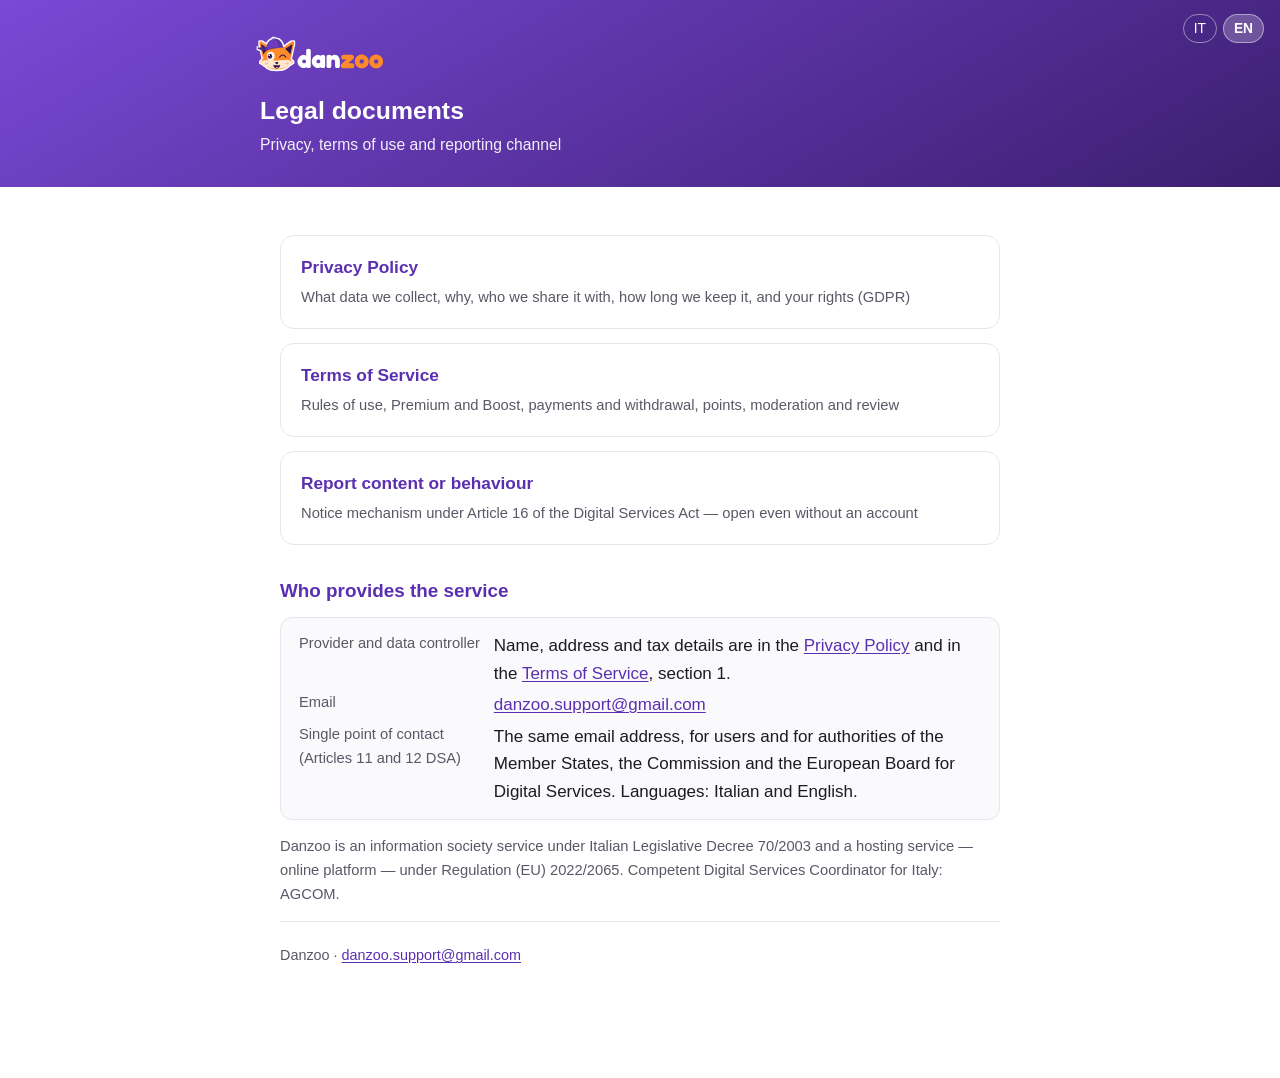
<file: index-en.html>
<!DOCTYPE html>
<html lang="en">
<head>
<meta charset="utf-8">
<meta name="viewport" content="width=device-width, initial-scale=1">
<title>Legal documents — Danzoo</title>
<meta name="robots" content="index,follow">
<link rel="alternate" hreflang="en" href="./index-en.html">
<link rel="alternate" hreflang="it" href="./index.html">
<link rel="stylesheet" href="./legal.css">
<link rel="icon" type="image/png" href="./favicon.png">
<script src="./legal.js" defer></script>
</head>
<body>
<header class="band">
  <nav class="lang" aria-label="Language">
    <a href="./index.html" data-lang="it">IT</a>
    <a href="./index-en.html" data-lang="en" aria-current="true">EN</a>
  </nav>
  <div class="wrap">
    <div class="brand"><img src="./logo.svg" alt="Danzoo" width="135" height="44"></div>
    <h1>Legal documents</h1>
    <p>Privacy, terms of use and reporting channel</p>
  </div>
</header>
<main>
  <div class="wrap">
    <a class="card" href="./privacy-en.html">
      <strong>Privacy Policy</strong>
      <span>What data we collect, why, who we share it with, how long we keep it, and your rights (GDPR)</span>
    </a>
    <a class="card" href="./terms-en.html">
      <strong>Terms of Service</strong>
      <span>Rules of use, Premium and Boost, payments and withdrawal, points, moderation and review</span>
    </a>
    <a class="card" href="./segnala-en.html">
      <strong>Report content or behaviour</strong>
      <span>Notice mechanism under Article 16 of the Digital Services Act — open even without an account</span>
    </a>

    <h2>Who provides the service</h2>
    <div class="legal-id">
      <dl>
        <dt>Provider and data controller</dt>
        <dd>Name, address and tax details are in the <a href="./privacy-en.html#controller">Privacy Policy</a>
            and in the <a href="./terms-en.html#provider">Terms of Service</a>, section 1.</dd>
        <dt>Email</dt>
        <dd><a href="mailto:danzoo.support@gmail.com">danzoo.support@gmail.com</a></dd>
        <dt>Single point of contact<br>(Articles 11 and 12 DSA)</dt>
        <dd>The same email address, for users and for authorities of the Member States, the
            Commission and the European Board for Digital Services.
            Languages: Italian and English.</dd>
      </dl>
    </div>
    <p class="muted">Danzoo is an information society service under Italian Legislative Decree
    70/2003 and a hosting service — online platform — under Regulation (EU) 2022/2065. Competent
    Digital Services Coordinator for Italy: AGCOM.</p>

    <footer>
      Danzoo · <a href="mailto:danzoo.support@gmail.com">danzoo.support@gmail.com</a>
    </footer>
  </div>
</main>
</body>
</html>
</file>
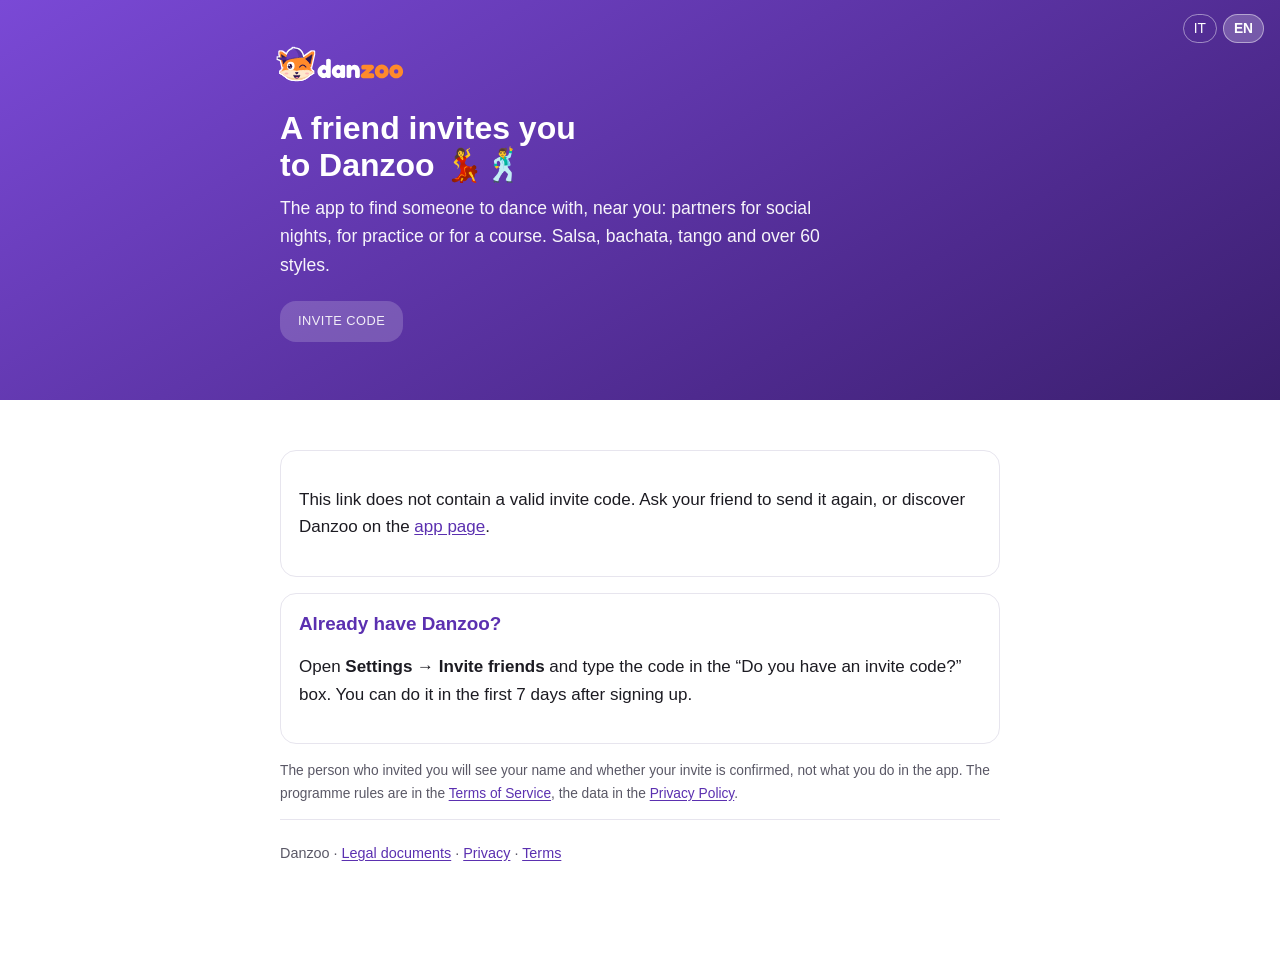
<file: invito-en.html>
<!DOCTYPE html>
<html lang="en">
<head>
<meta charset="utf-8">
<meta name="viewport" content="width=device-width, initial-scale=1">
<title>You've been invited to Danzoo</title>
<meta name="description" content="A friend invites you to Danzoo, the app to find someone to dance with near you.">
<meta property="og:title" content="You've been invited to Danzoo">
<meta property="og:description" content="Find someone to dance with, near you: salsa, bachata, tango and over 60 styles.">
<meta name="robots" content="noindex,follow">
<link rel="alternate" hreflang="it" href="./invito.html">
<link rel="alternate" hreflang="en" href="./invito-en.html">
<link rel="stylesheet" href="./legal.css">
<link rel="icon" type="image/png" href="./favicon.png">
<script src="./legal.js" defer></script>
<style>
  body{font-size:17px}
  .hero{background:linear-gradient(150deg,#7A49D6 0%,#4E2A8E 70%,#3B1F6E 100%);color:#fff;padding:44px 20px 52px}
  .hero .wrap{padding:0}
  .hero h1{font-size:2rem;line-height:1.15;margin:22px 0 10px}
  .hero p.lead{font-size:1.1rem;opacity:.95;margin:0 0 18px;max-width:560px}
  .code{display:inline-block;background:rgba(255,255,255,.18);border-radius:16px;padding:10px 18px;margin:4px 0 6px}
  .code span{display:block;font-size:.8rem;opacity:.9;text-transform:uppercase;letter-spacing:.5px}
  .code b{font-size:2rem;letter-spacing:6px}
  .btn{display:inline-block;background:var(--viola);color:#fff;font-weight:700;border-radius:14px;padding:14px 22px;text-decoration:none;font-size:1.05rem;margin:8px 0}
  .btn:hover{opacity:.93}
  .card{border:1px solid var(--line);border-radius:16px;padding:18px;margin:16px 0}
  .small{font-size:.86rem;color:var(--muted)}
</style>
</head>
<body>
<header class="hero">
  <nav class="lang" aria-label="Language">
    <a href="./invito.html" data-lang="it" id="lang-it">IT</a>
    <a href="./invito-en.html" data-lang="en" aria-current="true" id="lang-en">EN</a>
  </nav>
  <div class="wrap" style="max-width:var(--maxw);margin:0 auto;padding:0 20px">
    <div class="brand"><img src="./logo.svg" alt="Danzoo" width="135" height="44"></div>
    <h1>A friend invites you<br>to Danzoo 💃🕺</h1>
    <p class="lead">The app to find someone to dance with, near you: partners for social nights, for practice or for a course. Salsa, bachata, tango and over 60 styles.</p>
    <div class="code" id="codebox" hidden><span>Invite code</span><b id="code"></b></div>
  </div>
</header>
<main>
<div class="wrap">

<!-- Android, app on Google Play -->
<div id="box-play" class="card" hidden>
  <h2 style="margin-top:0">Download Danzoo</h2>
  <p>Tap the button: Google Play opens. On your first sign-in the app offers you your friend's code: confirm it and your invite counts for them.</p>
  <p><a class="btn" id="play-link" href="#">Get it on Google Play</a></p>
</div>

<!-- iPhone or computer, app on Google Play -->
<div id="box-other" class="card" hidden>
  <h2 style="margin-top:0">Danzoo is on Android</h2>
  <p>Open this link on your Android phone: it takes you to Google Play with the code ready.</p>
  <p>Danzoo is coming to iPhone later. Leave us your email and we'll let you know.</p>
  <p><a class="btn" href="./app-en.html?src=amico#iscriviti">Tell me when it's on iPhone</a></p>
  <p class="small">Already on your Android phone? Your browser may be in “Desktop site” mode: <a id="play-link-alt" href="#">open Google Play anyway</a>.</p>
</div>

<!-- Before the launch -->
<div id="box-soon" class="card" hidden>
  <h2 style="margin-top:0">Danzoo is coming at the end of November</h2>
  <p>The app comes out on Android at the end of November, free for everyone at launch. Leave us your email: we'll write to you on release day.</p>
  <p><a class="btn" href="./app-en.html?src=amico#iscriviti">Tell me when it's out</a></p>
  <p class="small">Keep this link: after the release it will take you to Google Play with your friend's code ready.</p>
</div>

<!-- Link without a valid code -->
<div id="box-nocode" class="card" hidden>
  <p>This link does not contain a valid invite code. Ask your friend to send it again, or discover Danzoo on the <a href="./app-en.html">app page</a>.</p>
</div>

<div class="card">
  <h2 style="margin-top:0">Already have Danzoo?</h2>
  <p>Open <strong>Settings → Invite friends</strong> and type the code in the “Do you have an invite code?” box. You can do it in the first 7 days after signing up.</p>
</div>

<p class="small">The person who invited you will see your name and whether your invite is confirmed, not what you do in the app. The programme rules are in the <a href="./terms-en.html#invites">Terms of Service</a>, the data in the <a href="./privacy-en.html">Privacy Policy</a>.</p>

<footer>
  Danzoo · <a href="./index-en.html">Legal documents</a> · <a href="./privacy-en.html">Privacy</a> · <a href="./terms-en.html">Terms</a>
</footer>
</div>
</main>

<script>
// ── Impostazioni (le stesse di invito.html: si cambiano insieme) ───────────────
// PLAY_LIVE diventa true il giorno del lancio, quando la scheda di Google Play è
// pubblica. Per le prove dal test interno basta aggiungere &play=1 al link.
var PLAY_LIVE = false;
var PACKAGE   = "com.danzoo";

(function(){
  var q = location.search;
  if (/[?&]play=1(&|$)/.test(q)) PLAY_LIVE = true;
  var m = /[?&]c=([A-Za-z0-9]{6})(&|$)/.exec(q);
  var code = m ? m[1].toUpperCase() : "";
  var valid = /^[A-HJ-NP-Z2-9]{6}$/.test(code);
  // Android anche col browser in modalità «Sito desktop»: lì si presenta come un
  // computer Linux, ma lo schermo resta touch (i Chromebook dicono «CrOS»).
  var ua = navigator.userAgent;
  var android = /Android/i.test(ua) ||
    (/Linux/i.test(ua) && !/CrOS/i.test(ua) && navigator.maxTouchPoints > 0);

  // Le linguette IT/EN tengono il codice
  document.getElementById("lang-it").href = "./invito.html" + q;
  document.getElementById("lang-en").href = "./invito-en.html" + q;

  if (!valid) { document.getElementById("box-nocode").hidden = false; return; }

  document.getElementById("code").textContent = code;
  document.getElementById("codebox").hidden = false;

  if (!PLAY_LIVE) { document.getElementById("box-soon").hidden = false; return; }
  // Lo stesso link anche nel riquadro per computer e iPhone: se il telefono
  // Android non viene riconosciuto, chi lo usa non resta bloccato.
  var play = "https://play.google.com/store/apps/details?id=" +
    PACKAGE + "&referrer=" + encodeURIComponent("ref=" + code);
  document.getElementById("play-link").href = play;
  document.getElementById("play-link-alt").href = play;
  document.getElementById(android ? "box-play" : "box-other").hidden = false;
})();
</script>
</body>
</html>
</file>
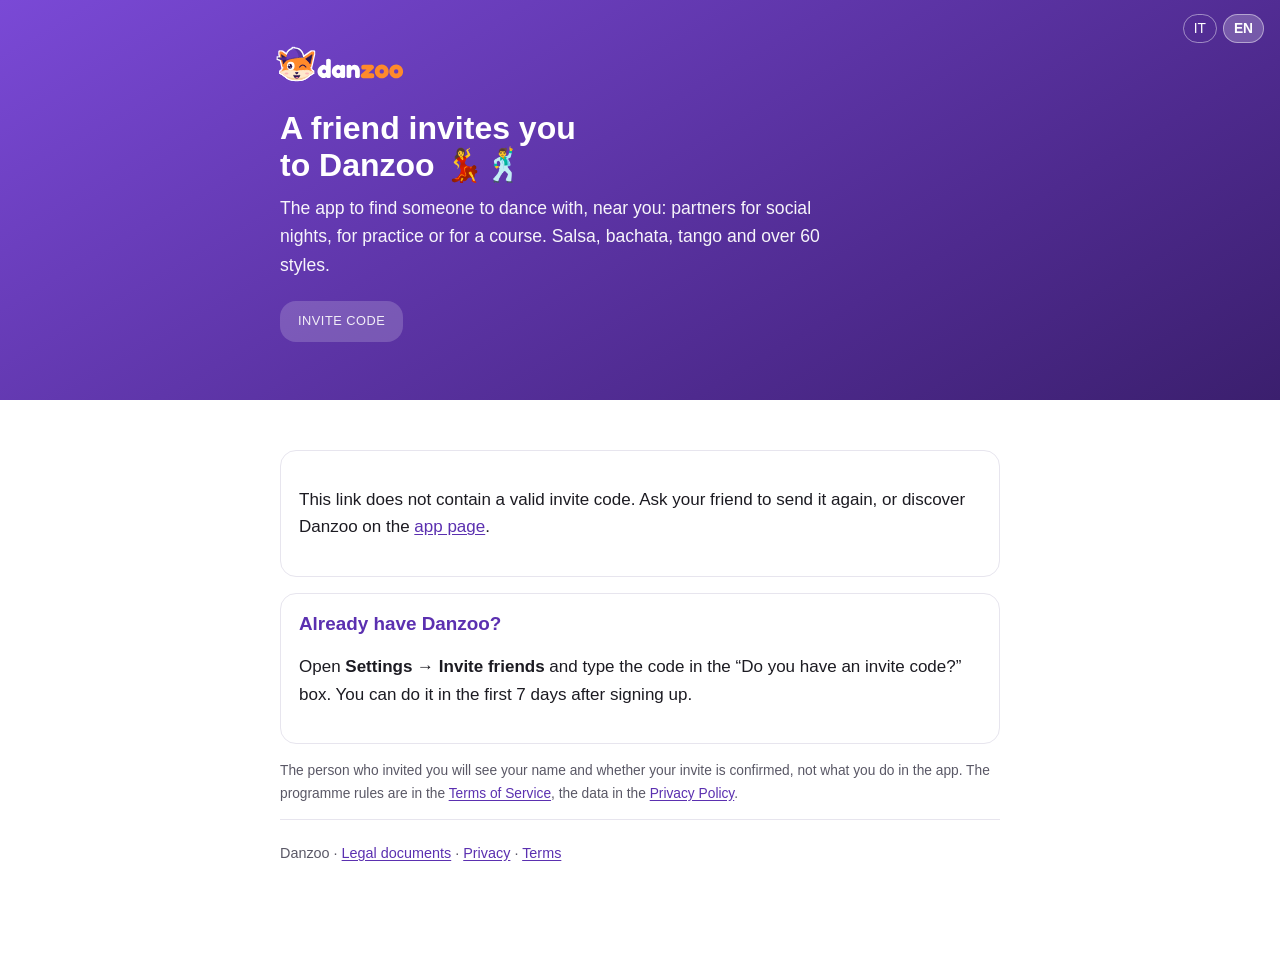
<file: invito.html>
<!DOCTYPE html>
<html lang="it">
<head>
<meta charset="utf-8">
<meta name="viewport" content="width=device-width, initial-scale=1">
<title>Ti hanno invitato su Danzoo</title>
<meta name="description" content="Un amico ti invita su Danzoo, l'app per trovare con chi ballare vicino a te.">
<meta property="og:title" content="Ti hanno invitato su Danzoo">
<meta property="og:description" content="Trova con chi ballare, vicino a te: salsa, bachata, tango, liscio e oltre 60 stili.">
<meta name="robots" content="noindex,follow">
<link rel="alternate" hreflang="it" href="./invito.html">
<link rel="alternate" hreflang="en" href="./invito-en.html">
<link rel="stylesheet" href="./legal.css">
<link rel="icon" type="image/png" href="./favicon.png">
<script src="./legal.js" defer></script>
<style>
  body{font-size:17px}
  .hero{background:linear-gradient(150deg,#7A49D6 0%,#4E2A8E 70%,#3B1F6E 100%);color:#fff;padding:44px 20px 52px}
  .hero .wrap{padding:0}
  .hero h1{font-size:2rem;line-height:1.15;margin:22px 0 10px}
  .hero p.lead{font-size:1.1rem;opacity:.95;margin:0 0 18px;max-width:560px}
  .code{display:inline-block;background:rgba(255,255,255,.18);border-radius:16px;padding:10px 18px;margin:4px 0 6px}
  .code span{display:block;font-size:.8rem;opacity:.9;text-transform:uppercase;letter-spacing:.5px}
  .code b{font-size:2rem;letter-spacing:6px}
  .btn{display:inline-block;background:var(--viola);color:#fff;font-weight:700;border-radius:14px;padding:14px 22px;text-decoration:none;font-size:1.05rem;margin:8px 0}
  .btn:hover{opacity:.93}
  .card{border:1px solid var(--line);border-radius:16px;padding:18px;margin:16px 0}
  .small{font-size:.86rem;color:var(--muted)}
</style>
</head>
<body>
<header class="hero">
  <nav class="lang" aria-label="Lingua">
    <a href="./invito.html" data-lang="it" aria-current="true" id="lang-it">IT</a>
    <a href="./invito-en.html" data-lang="en" id="lang-en">EN</a>
  </nav>
  <div class="wrap" style="max-width:var(--maxw);margin:0 auto;padding:0 20px">
    <div class="brand"><img src="./logo.svg" alt="Danzoo" width="135" height="44"></div>
    <h1>Un amico ti invita<br>su Danzoo 💃🕺</h1>
    <p class="lead">L'app per trovare con chi ballare, vicino a te: partner per le serate, per esercitarti o per un corso. Salsa, bachata, tango, liscio e oltre 60 stili.</p>
    <div class="code" id="codebox" hidden><span>Codice d'invito</span><b id="code"></b></div>
  </div>
</header>
<main>
<div class="wrap">

<!-- Android, app su Google Play -->
<div id="box-play" class="card" hidden>
  <h2 style="margin-top:0">Scarica Danzoo</h2>
  <p>Tocca il pulsante: si apre Google Play. Al primo accesso l'app ti propone il codice del tuo amico: confermalo e il tuo invito è suo.</p>
  <p><a class="btn" id="play-link" href="#">Scarica da Google Play</a></p>
</div>

<!-- iPhone o computer, app su Google Play -->
<div id="box-other" class="card" hidden>
  <h2 style="margin-top:0">Danzoo è su Android</h2>
  <p>Apri questo link dal tuo telefono Android: ti porta su Google Play con il codice già pronto.</p>
  <p>Su iPhone Danzoo arriva più avanti. Lasciaci la tua email e ti avvisiamo noi.</p>
  <p><a class="btn" href="./app.html?src=amico#iscriviti">Avvisami quando arriva su iPhone</a></p>
  <p class="small">Sei già sul telefono Android? Forse il browser è in modalità «Sito desktop»: <a id="play-link-alt" href="#">apri comunque Google Play</a>.</p>
</div>

<!-- Prima del lancio -->
<div id="box-soon" class="card" hidden>
  <h2 style="margin-top:0">Danzoo arriva a fine novembre</h2>
  <p>L'app esce su Android a fine novembre, gratis per tutti al lancio. Lasciaci la tua email: ti scriviamo il giorno dell'uscita.</p>
  <p><a class="btn" href="./app.html?src=amico#iscriviti">Avvisami quando esce</a></p>
  <p class="small">Conserva questo link: dopo l'uscita ti porterà su Google Play con il codice del tuo amico già pronto.</p>
</div>

<!-- Link senza codice valido -->
<div id="box-nocode" class="card" hidden>
  <p>Questo link non contiene un codice d'invito valido. Chiedi al tuo amico di mandartelo di nuovo, oppure scopri Danzoo dalla <a href="./app.html">pagina dell'app</a>.</p>
</div>

<div class="card">
  <h2 style="margin-top:0">Hai già Danzoo?</h2>
  <p>Apri <strong>Impostazioni → Invita gli amici</strong> e scrivi il codice nel riquadro «Hai un codice d'invito?». Si può fare nei primi 7 giorni dopo l'iscrizione.</p>
</div>

<p class="small">Chi ti ha invitato vedrà il tuo nome e se il tuo invito è confermato, non cosa fai nell'app. Le regole del programma sono nei <a href="./terms.html#inviti">Termini di Servizio</a>, i dati nell'<a href="./privacy.html">Informativa sulla Privacy</a>.</p>

<footer>
  Danzoo · <a href="./index.html">Documenti legali</a> · <a href="./privacy.html">Privacy</a> · <a href="./terms.html">Termini</a>
</footer>
</div>
</main>

<script>
// ── Impostazioni ──────────────────────────────────────────────────────────────
// PLAY_LIVE diventa true il giorno del lancio, quando la scheda di Google Play è
// pubblica. Per le prove dal test interno basta aggiungere &play=1 al link.
var PLAY_LIVE = false;
var PACKAGE   = "com.danzoo";

(function(){
  var q = location.search;
  if (/[?&]play=1(&|$)/.test(q)) PLAY_LIVE = true;
  var m = /[?&]c=([A-Za-z0-9]{6})(&|$)/.exec(q);
  var code = m ? m[1].toUpperCase() : "";
  var valid = /^[A-HJ-NP-Z2-9]{6}$/.test(code);
  // Android anche col browser in modalità «Sito desktop»: lì si presenta come un
  // computer Linux, ma lo schermo resta touch (i Chromebook dicono «CrOS»).
  var ua = navigator.userAgent;
  var android = /Android/i.test(ua) ||
    (/Linux/i.test(ua) && !/CrOS/i.test(ua) && navigator.maxTouchPoints > 0);

  // Le linguette IT/EN tengono il codice
  document.getElementById("lang-it").href = "./invito.html" + q;
  document.getElementById("lang-en").href = "./invito-en.html" + q;

  if (!valid) { document.getElementById("box-nocode").hidden = false; return; }

  document.getElementById("code").textContent = code;
  document.getElementById("codebox").hidden = false;

  if (!PLAY_LIVE) { document.getElementById("box-soon").hidden = false; return; }
  // Lo stesso link anche nel riquadro per computer e iPhone: se il telefono
  // Android non viene riconosciuto, chi lo usa non resta bloccato.
  var play = "https://play.google.com/store/apps/details?id=" +
    PACKAGE + "&referrer=" + encodeURIComponent("ref=" + code);
  document.getElementById("play-link").href = play;
  document.getElementById("play-link-alt").href = play;
  document.getElementById(android ? "box-play" : "box-other").hidden = false;
})();
</script>
</body>
</html>
</file>
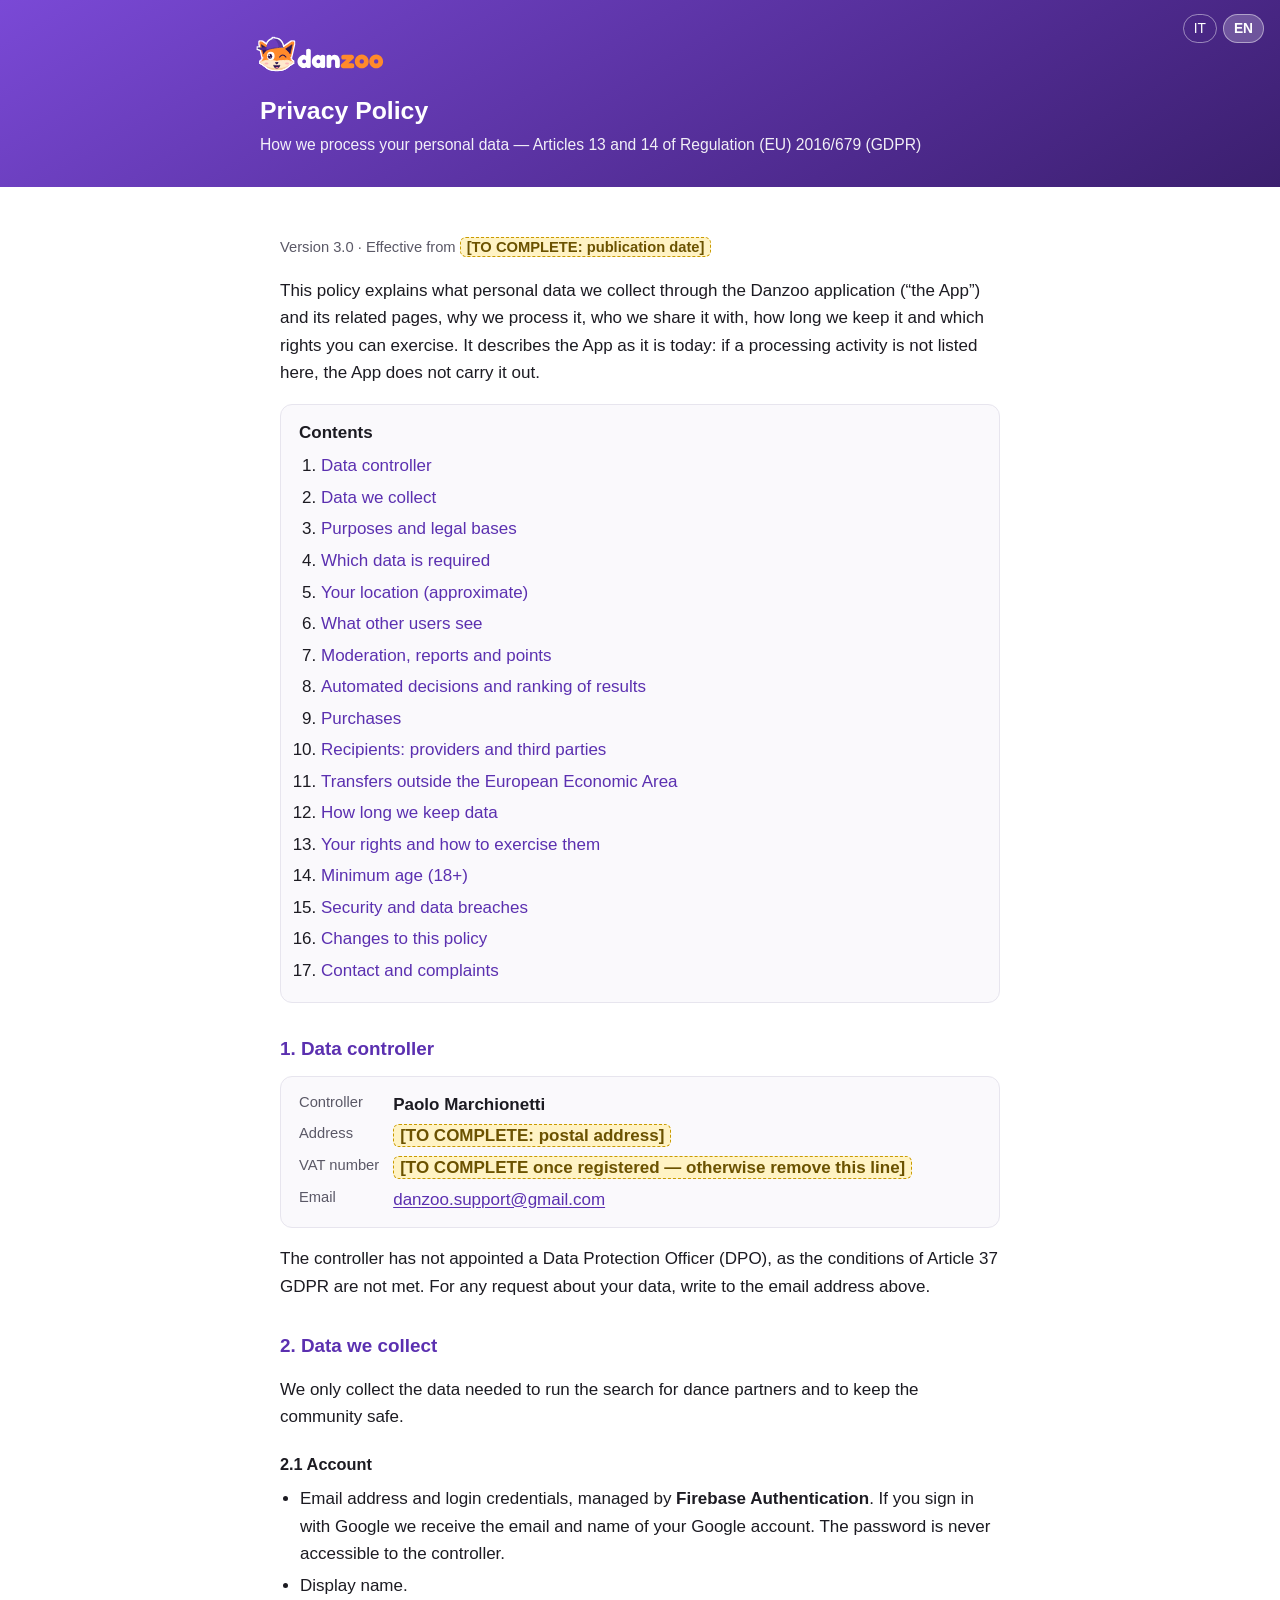
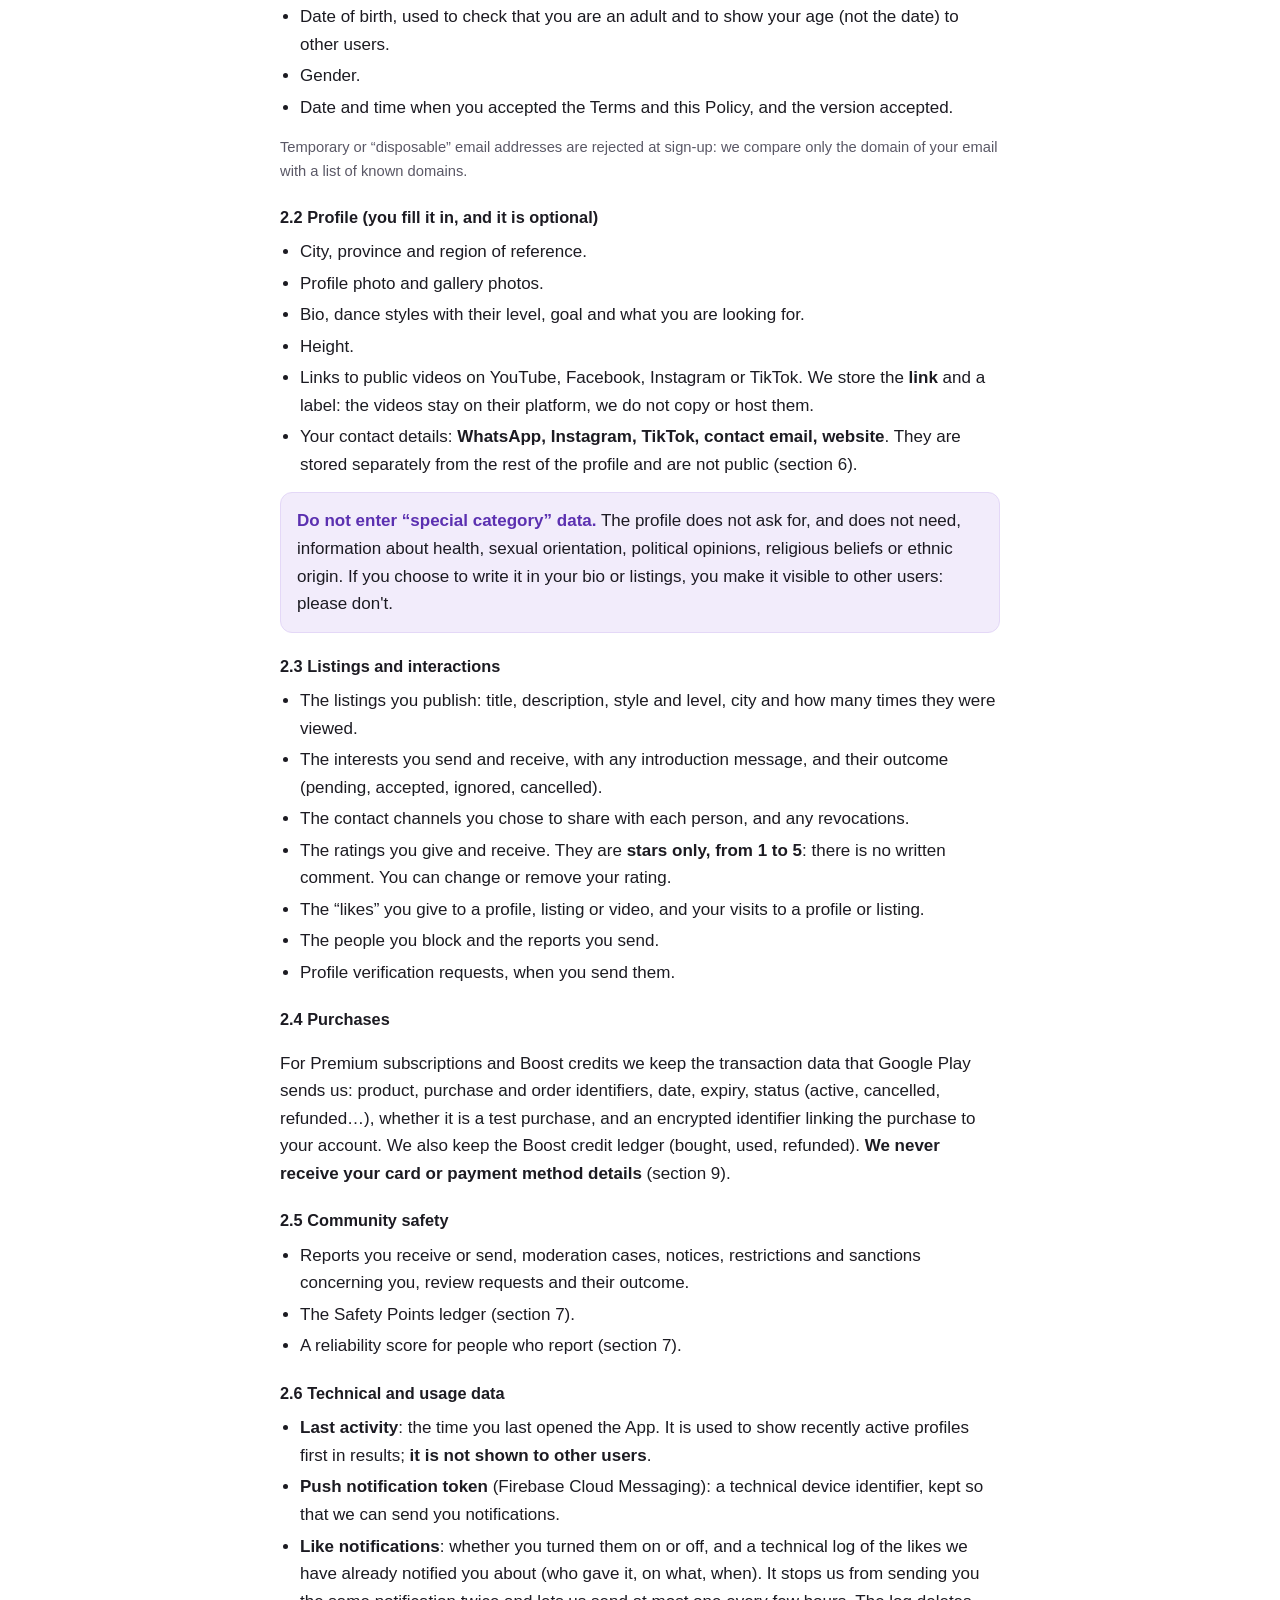
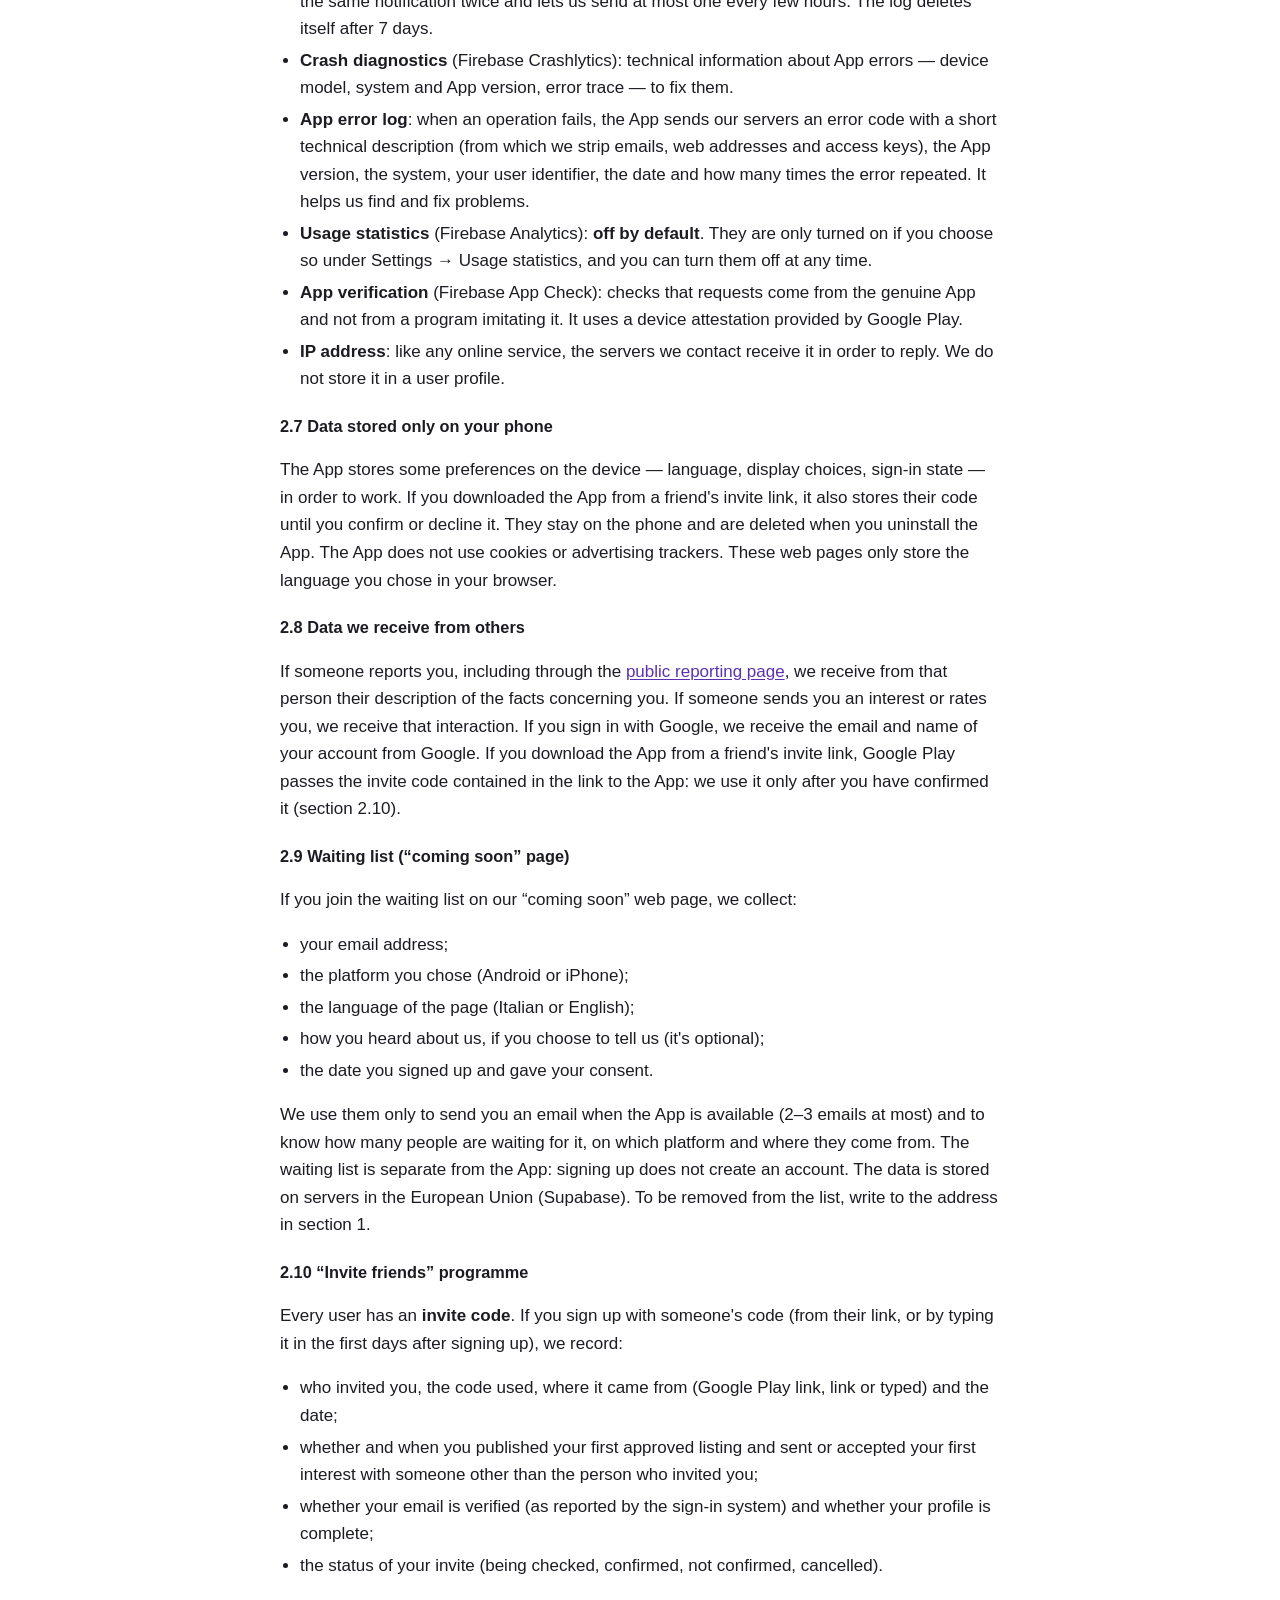
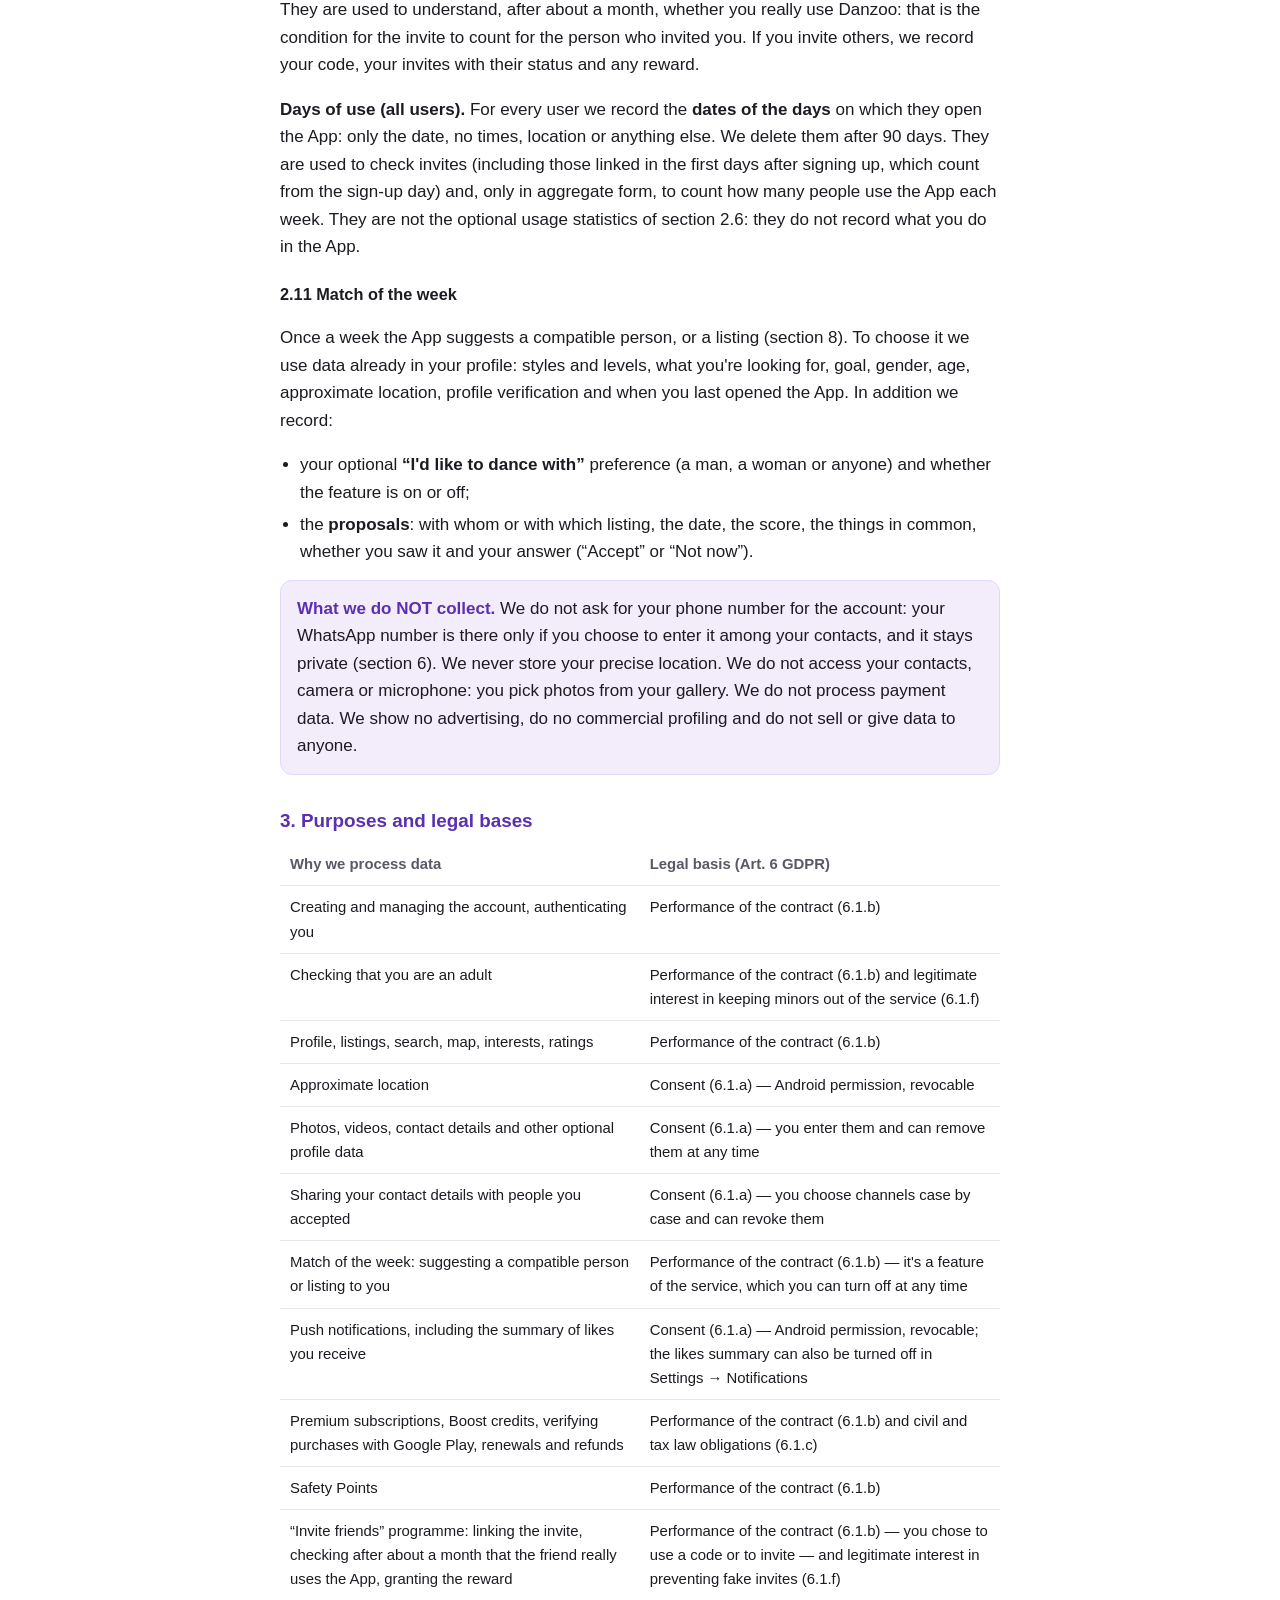
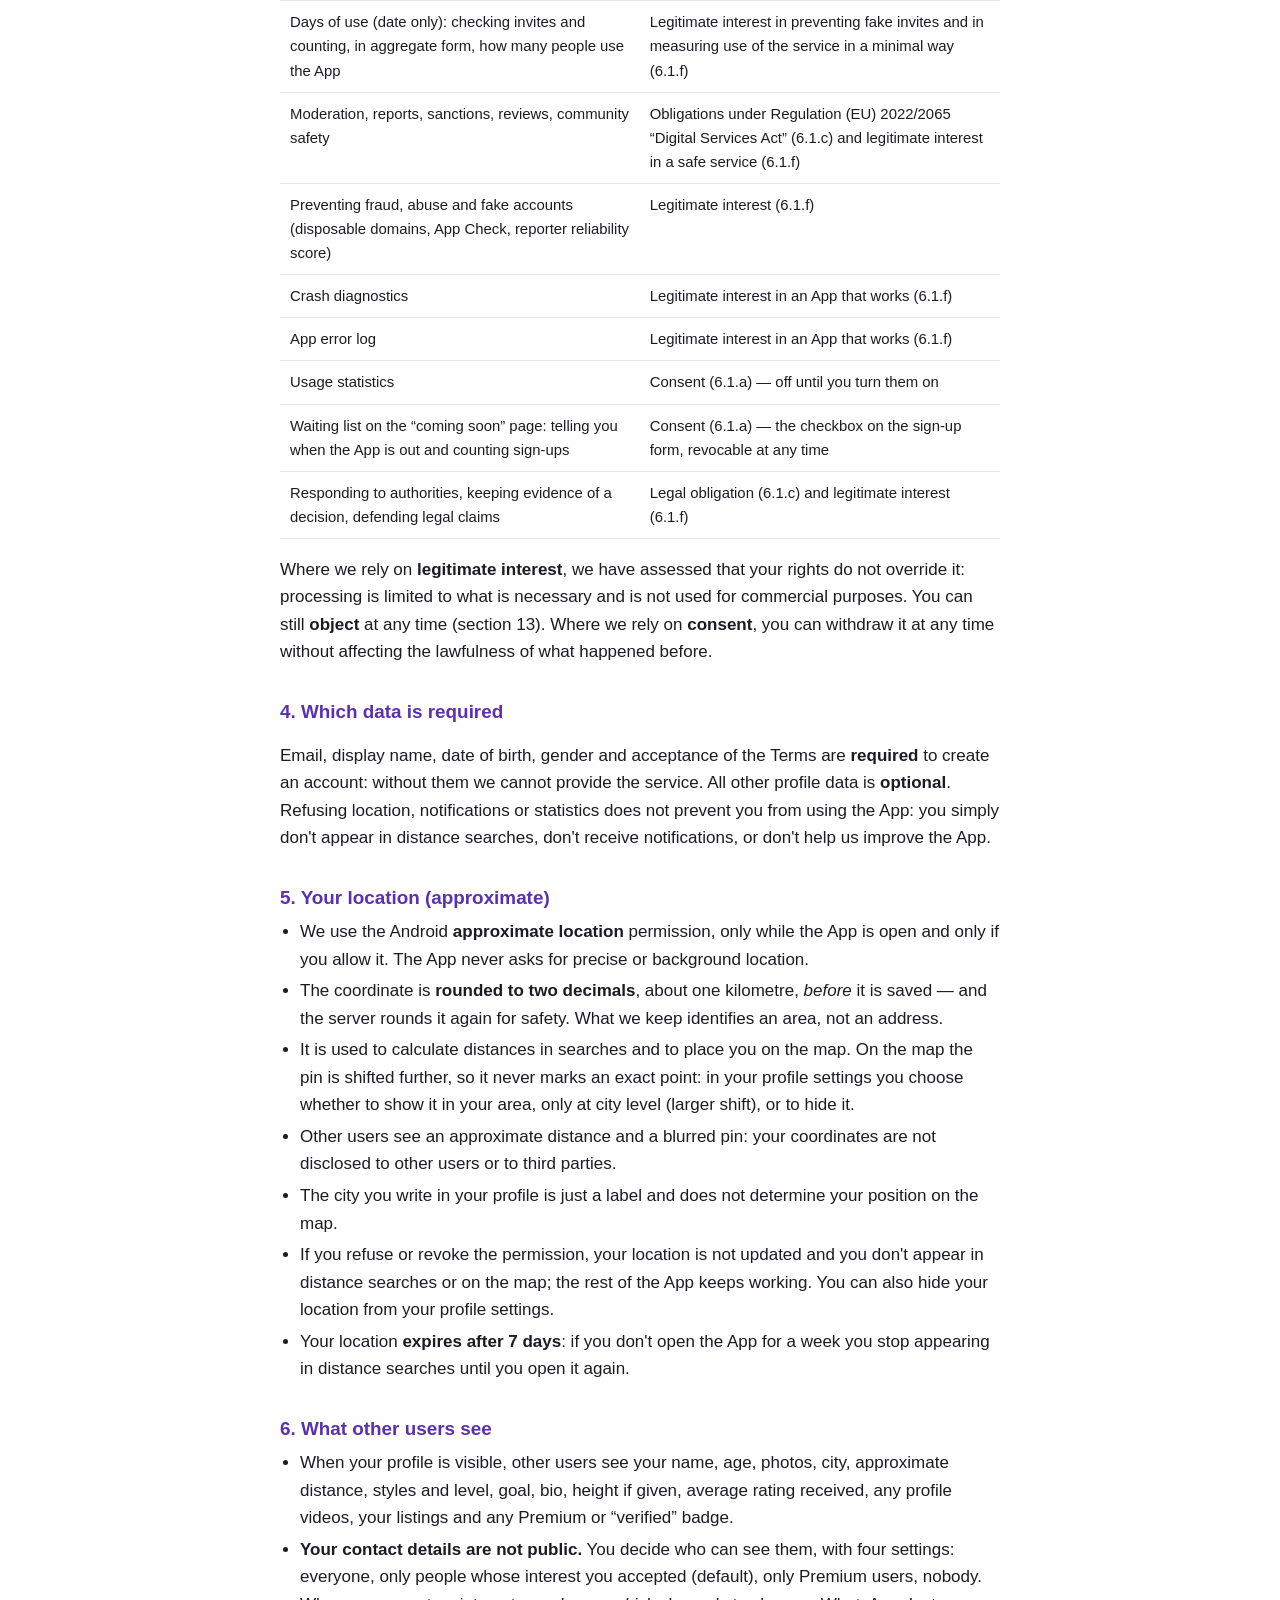
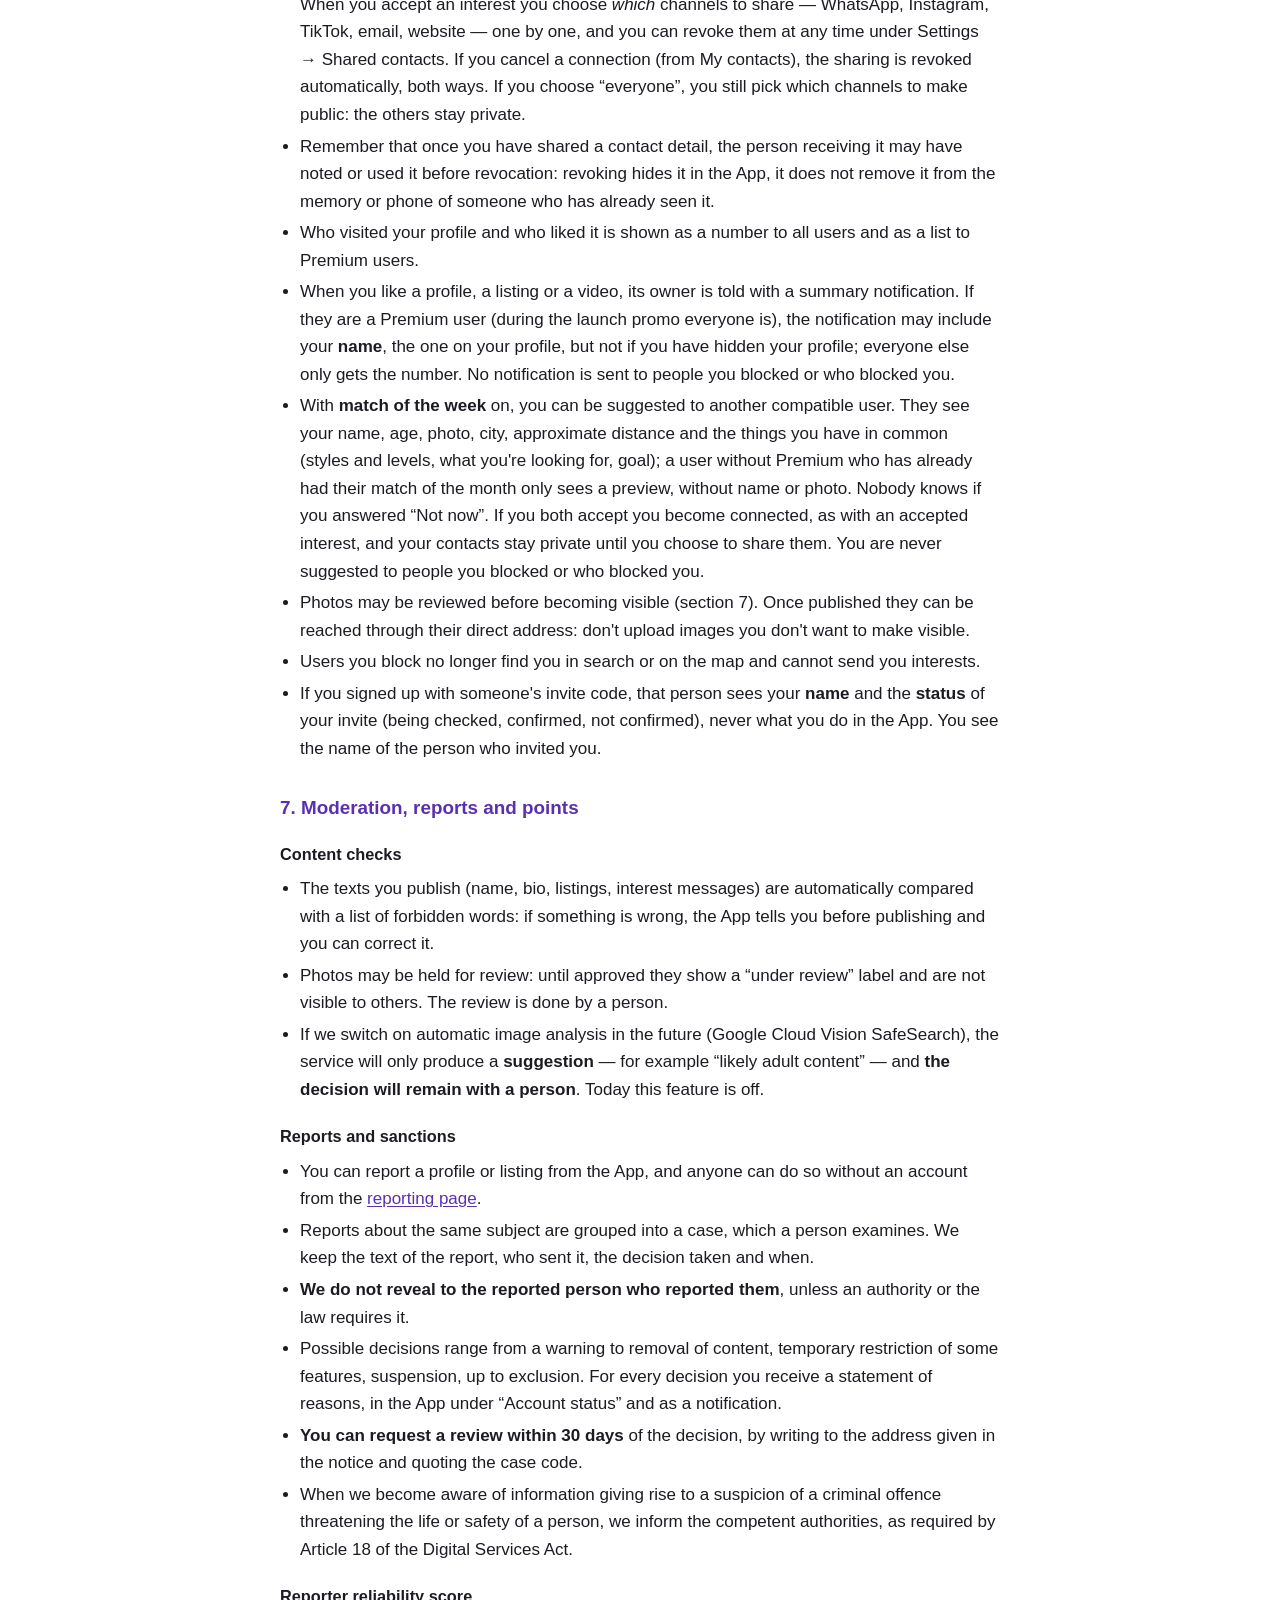
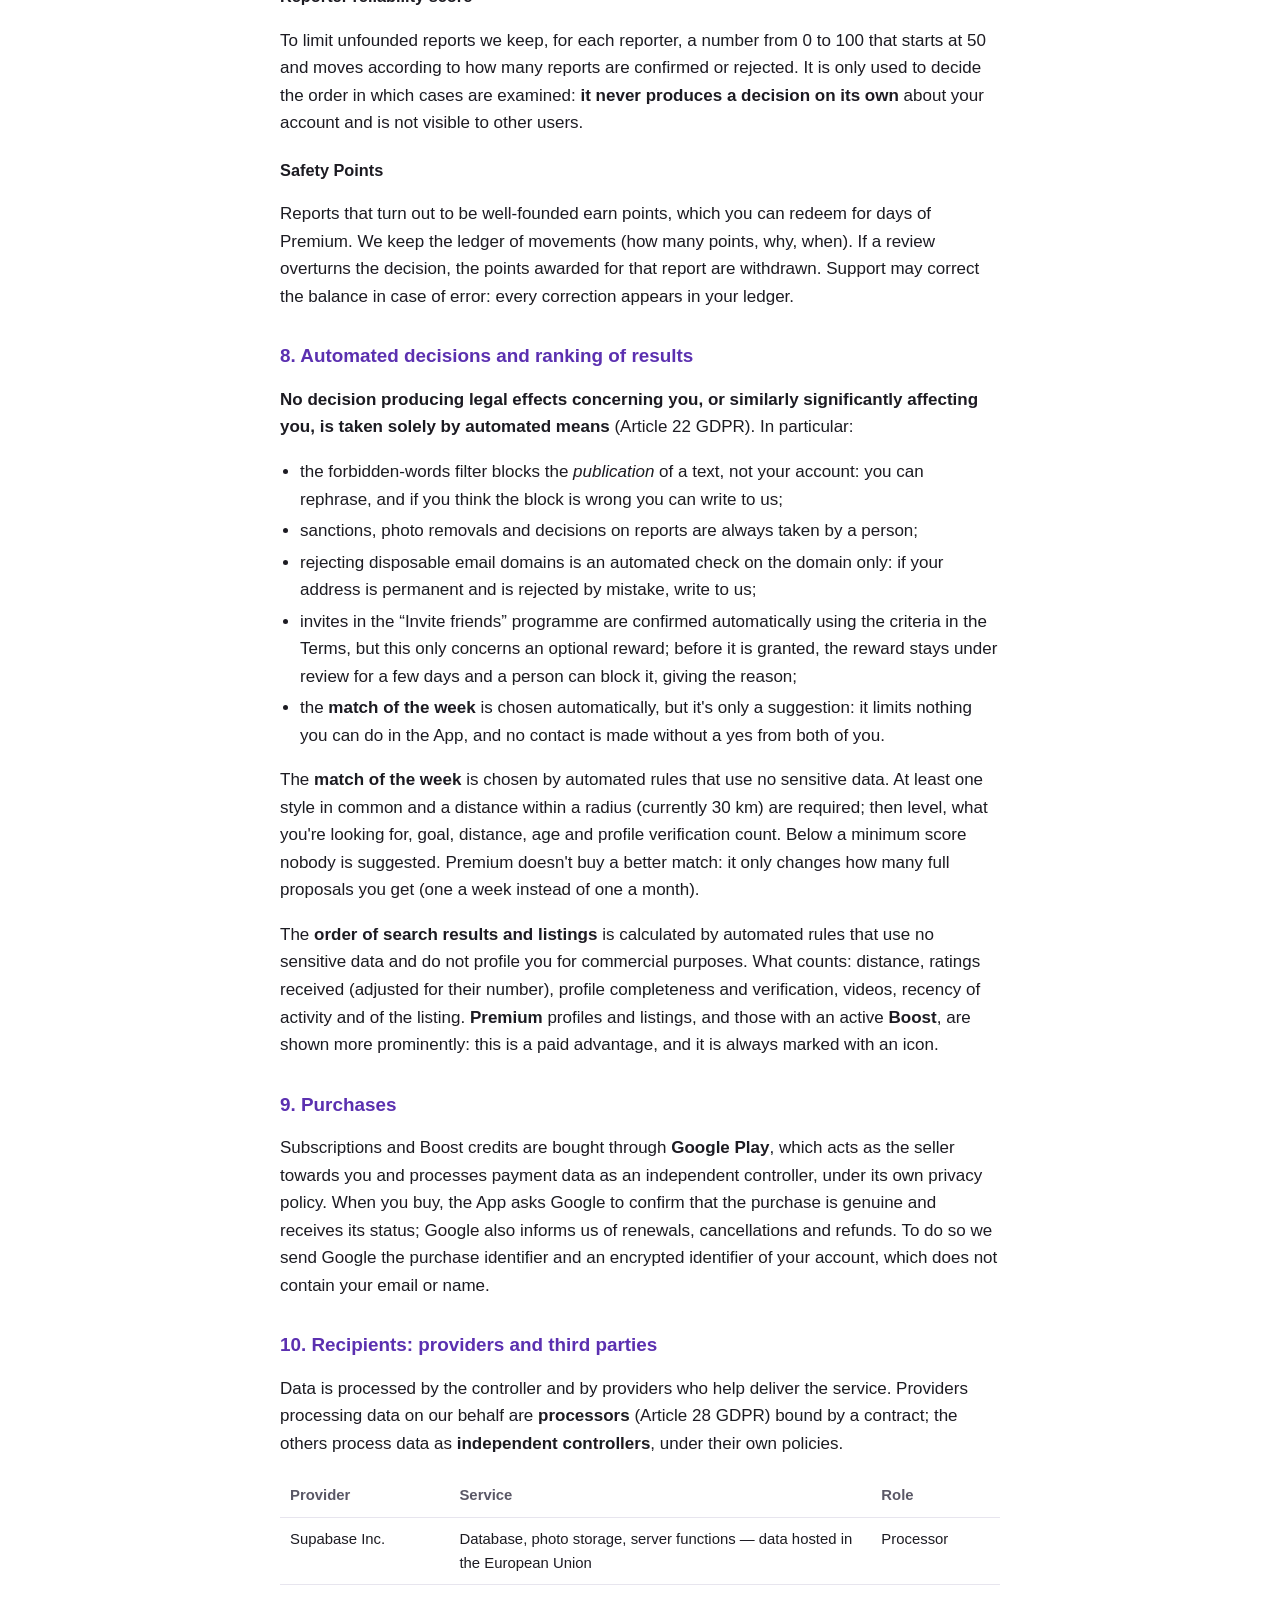
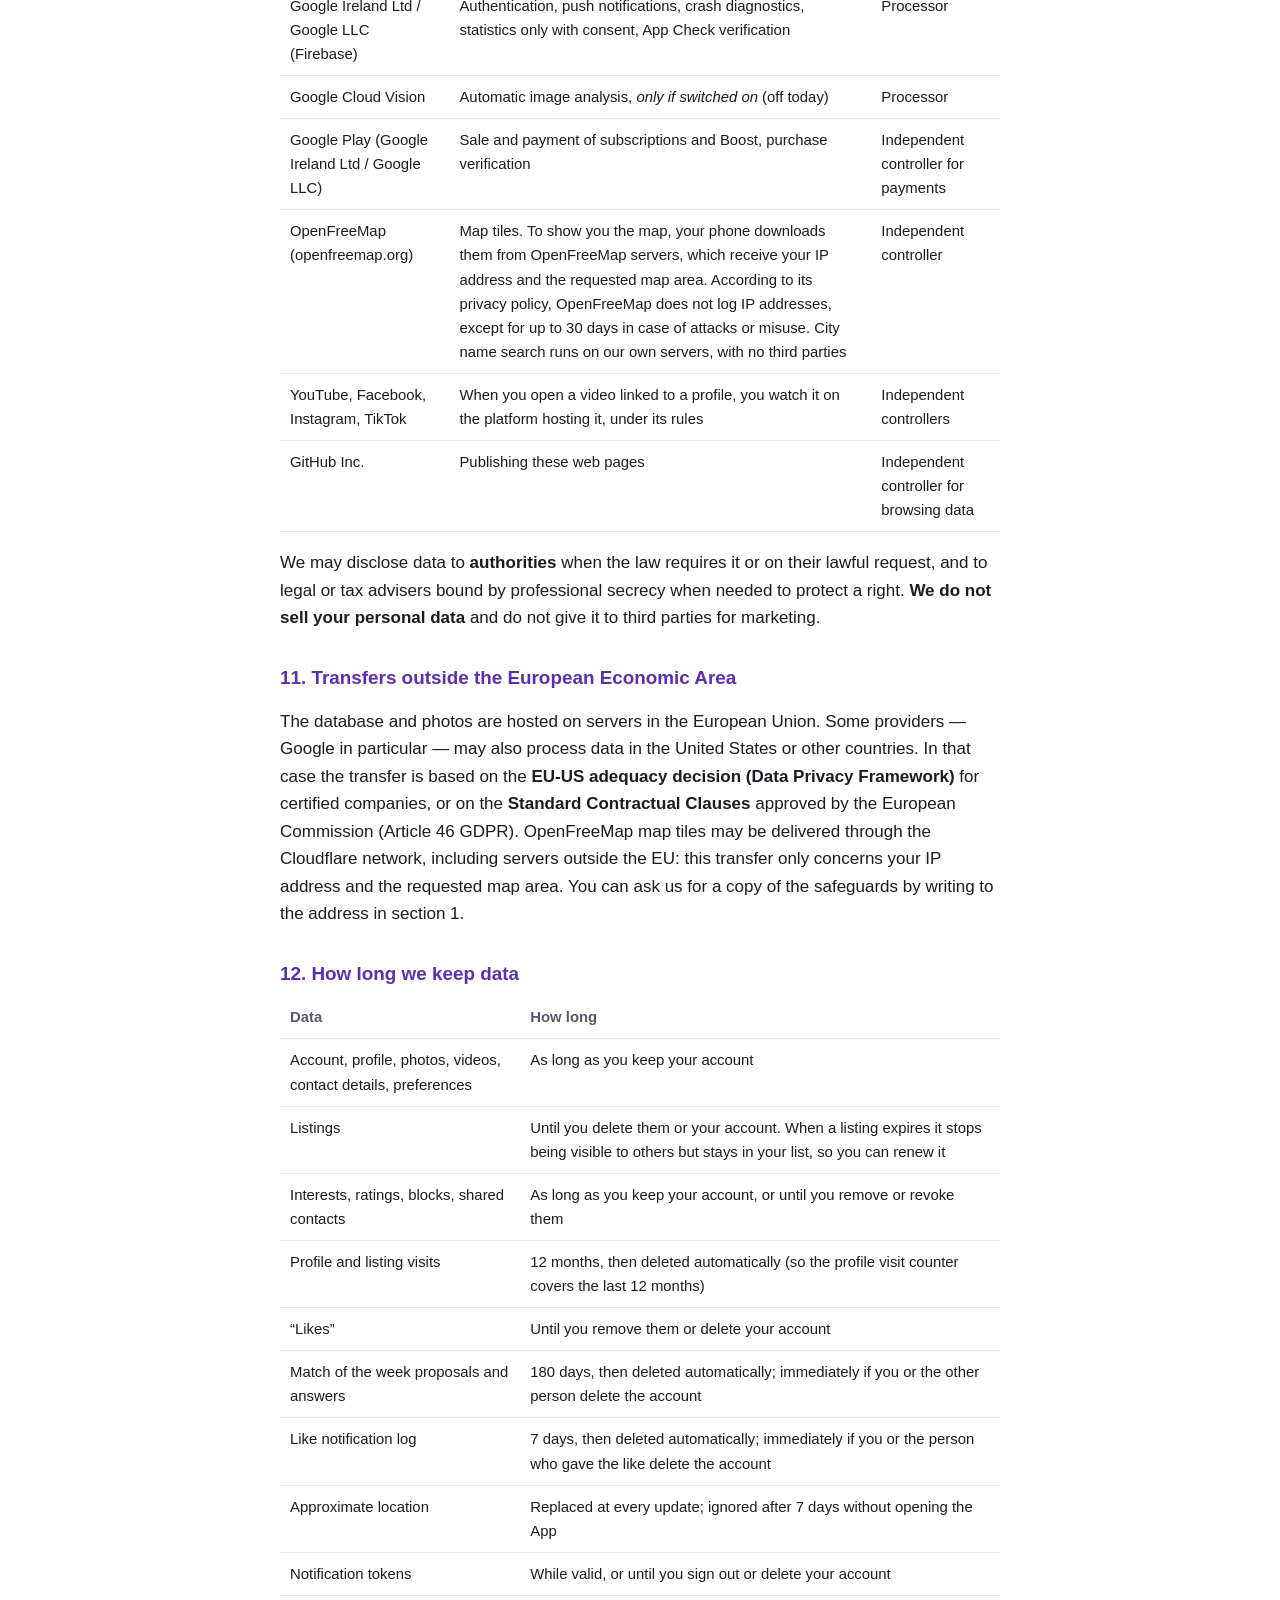
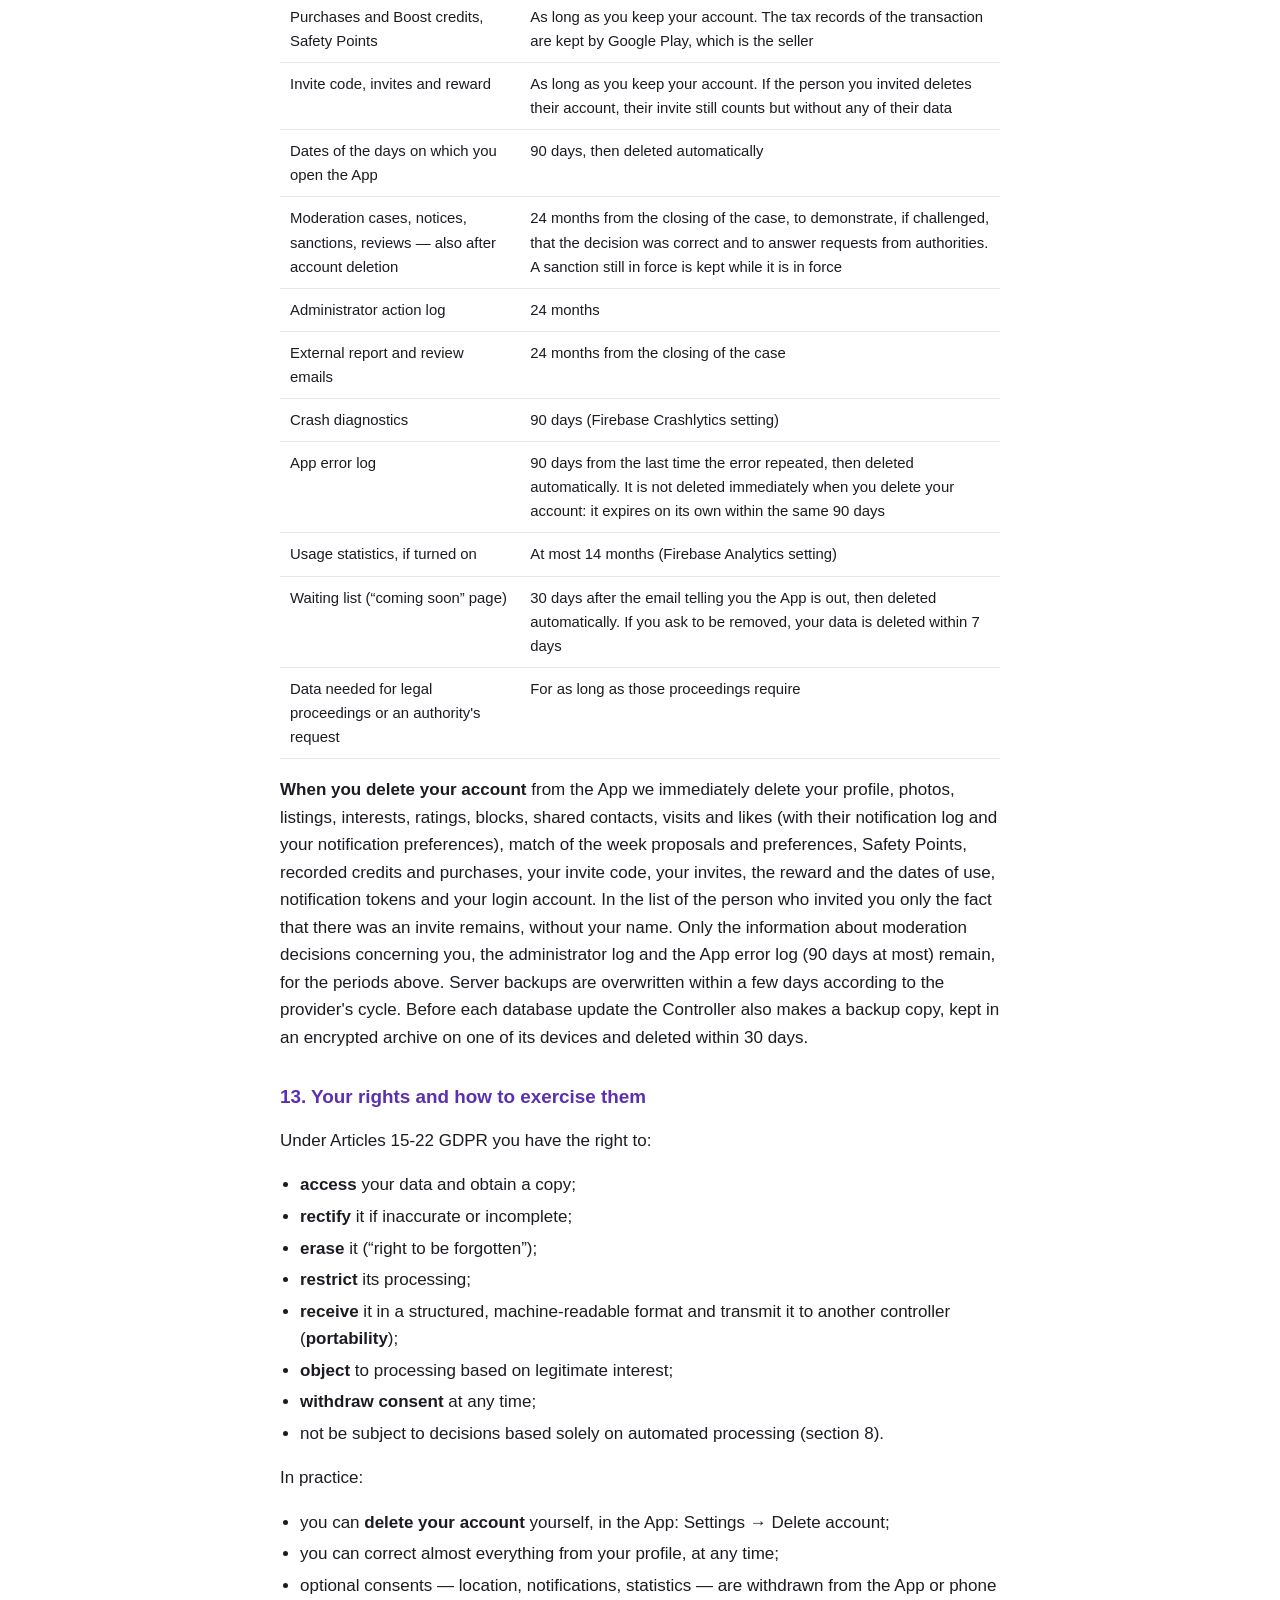
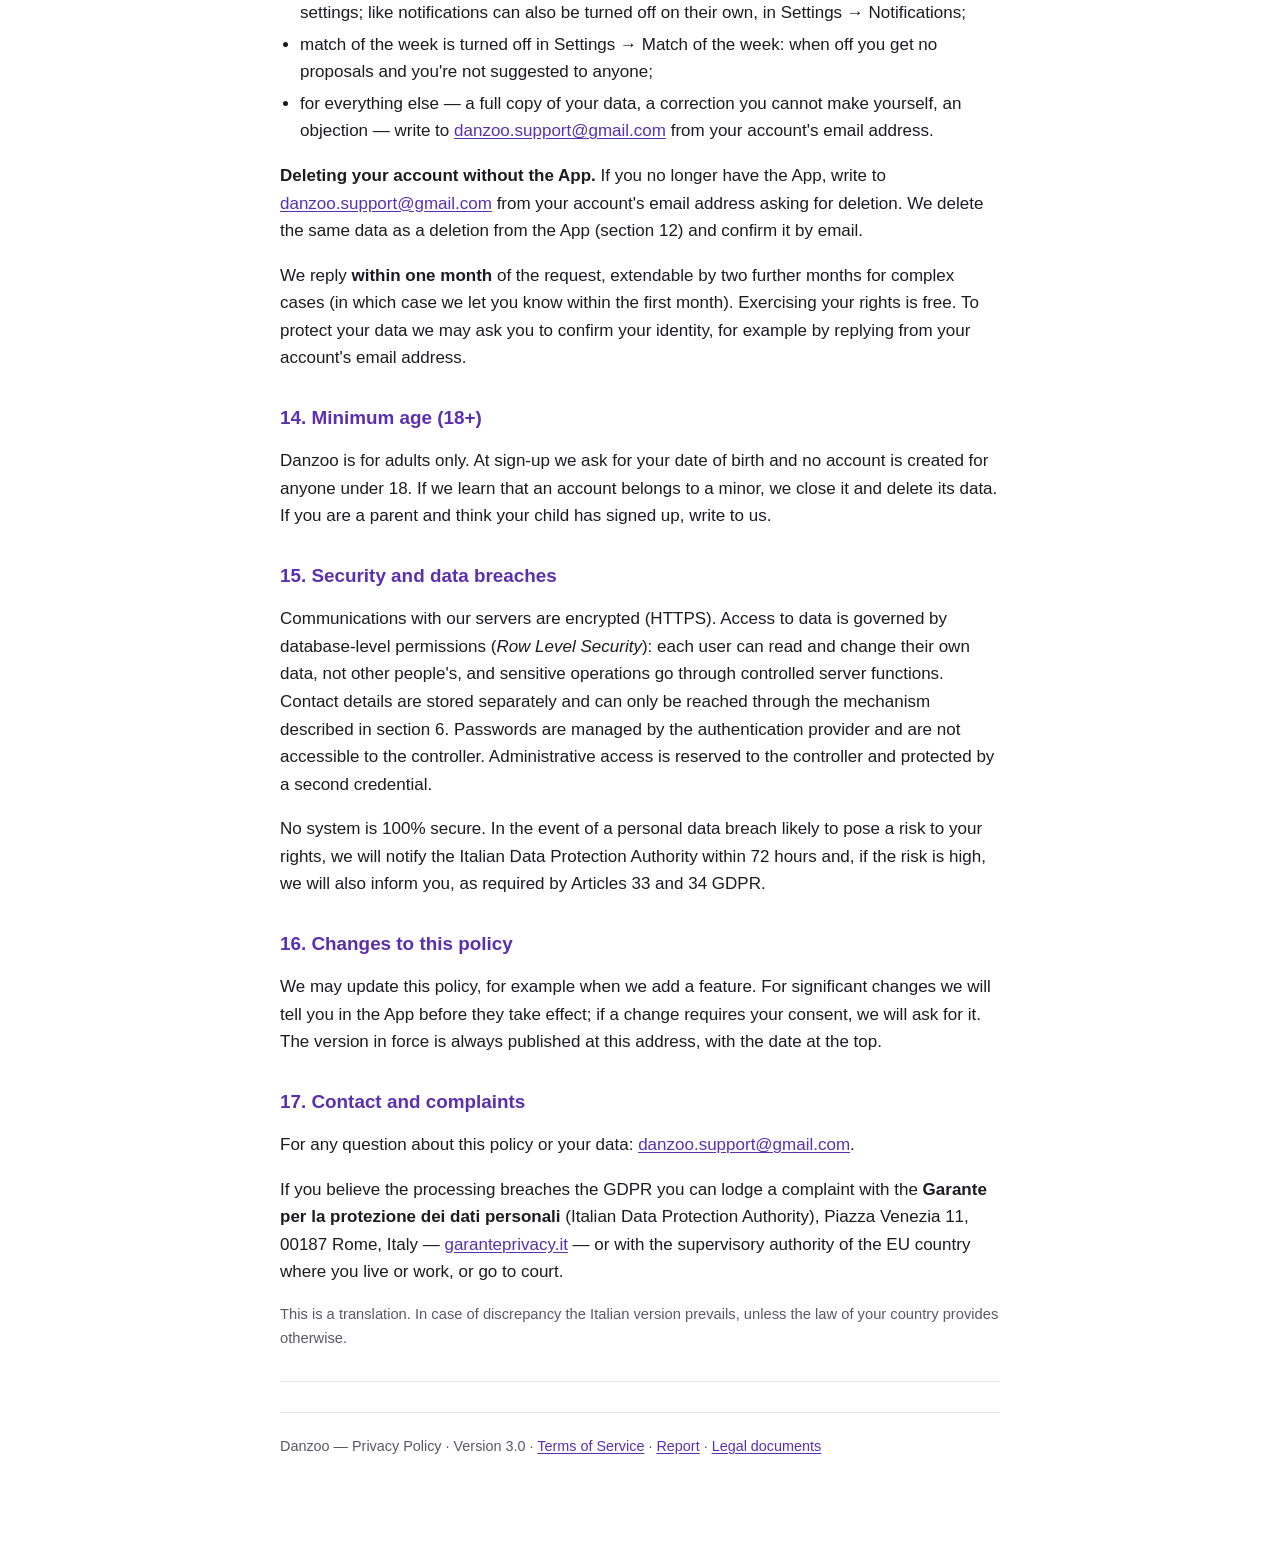
<file: privacy-en.html>
<!DOCTYPE html>
<html lang="en">
<head>
<meta charset="utf-8">
<meta name="viewport" content="width=device-width, initial-scale=1">
<title>Privacy Policy — Danzoo</title>
<meta name="robots" content="index,follow">
<link rel="alternate" hreflang="en" href="./privacy-en.html">
<link rel="alternate" hreflang="it" href="./privacy.html">
<link rel="stylesheet" href="./legal.css">
<link rel="icon" type="image/png" href="./favicon.png">
<script src="./legal.js" defer></script>
</head>
<body>
<header class="band">
  <nav class="lang" aria-label="Language">
    <a href="./privacy.html" data-lang="it">IT</a>
    <a href="./privacy-en.html" data-lang="en" aria-current="true">EN</a>
  </nav>
  <div class="wrap">
    <div class="brand"><img src="./logo.svg" alt="Danzoo" width="135" height="44"></div>
    <h1>Privacy Policy</h1>
    <p>How we process your personal data — Articles 13 and 14 of Regulation (EU) 2016/679 (GDPR)</p>
  </div>
</header>

<main>
<div class="wrap">

<p class="muted">Version 3.0 · Effective from <span class="todo">[TO COMPLETE: publication date]</span></p>

<p>This policy explains what personal data we collect through the Danzoo application
(“the App”) and its related pages, why we process it, who we share it with, how long we keep
it and which rights you can exercise. It describes the App as it is today: if a processing
activity is not listed here, the App does not carry it out.</p>

<div class="toc">
  <strong>Contents</strong>
  <ol>
    <li><a href="#controller">Data controller</a></li>
    <li><a href="#data">Data we collect</a></li>
    <li><a href="#purposes">Purposes and legal bases</a></li>
    <li><a href="#required">Which data is required</a></li>
    <li><a href="#location">Your location (approximate)</a></li>
    <li><a href="#others">What other users see</a></li>
    <li><a href="#moderation">Moderation, reports and points</a></li>
    <li><a href="#automated">Automated decisions and ranking of results</a></li>
    <li><a href="#purchases">Purchases</a></li>
    <li><a href="#recipients">Recipients: providers and third parties</a></li>
    <li><a href="#transfers">Transfers outside the European Economic Area</a></li>
    <li><a href="#retention">How long we keep data</a></li>
    <li><a href="#rights">Your rights and how to exercise them</a></li>
    <li><a href="#age">Minimum age (18+)</a></li>
    <li><a href="#security">Security and data breaches</a></li>
    <li><a href="#changes">Changes to this policy</a></li>
    <li><a href="#contact">Contact and complaints</a></li>
  </ol>
</div>

<!-- ════════════════════════════════════════════════════════════════════ -->
<h2 id="controller">1. Data controller</h2>
<div class="legal-id">
  <dl>
    <dt>Controller</dt>
    <dd><strong>Paolo Marchionetti</strong></dd>
    <dt>Address</dt>
    <dd><span class="todo">[TO COMPLETE: postal address]</span></dd>
    <dt>VAT number</dt>
    <dd><span class="todo">[TO COMPLETE once registered — otherwise remove this line]</span></dd>
    <dt>Email</dt>
    <dd><a href="mailto:danzoo.support@gmail.com">danzoo.support@gmail.com</a></dd>
  </dl>
</div>
<p>The controller has not appointed a Data Protection Officer (DPO), as the conditions of
Article 37 GDPR are not met. For any request about your data, write to the email address
above.</p>

<!-- ════════════════════════════════════════════════════════════════════ -->
<h2 id="data">2. Data we collect</h2>
<p>We only collect the data needed to run the search for dance partners and to keep the
community safe.</p>

<h3>2.1 Account</h3>
<ul>
  <li>Email address and login credentials, managed by <strong>Firebase
      Authentication</strong>. If you sign in with Google we receive the email and name of your
      Google account. The password is never accessible to the controller.</li>
  <li>Display name.</li>
  <li>Date of birth, used to check that you are an adult and to show your age (not the date)
      to other users.</li>
  <li>Gender.</li>
  <li>Date and time when you accepted the Terms and this Policy, and the version accepted.</li>
</ul>
<p class="muted">Temporary or “disposable” email addresses are rejected at sign-up: we compare
only the domain of your email with a list of known domains.</p>

<h3>2.2 Profile (you fill it in, and it is optional)</h3>
<ul>
  <li>City, province and region of reference.</li>
  <li>Profile photo and gallery photos.</li>
  <li>Bio, dance styles with their level, goal and what you are looking for.</li>
  <li>Height.</li>
  <li>Links to public videos on YouTube, Facebook, Instagram or TikTok. We store the
      <strong>link</strong> and a label: the videos stay on their platform, we do not copy or
      host them.</li>
  <li>Your contact details: <strong>WhatsApp, Instagram, TikTok, contact email,
      website</strong>. They are stored separately from the rest of the profile and are not
      public (section 6).</li>
</ul>
<div class="box">
  <strong>Do not enter “special category” data.</strong> The profile does not ask for, and does
  not need, information about health, sexual orientation, political opinions, religious beliefs
  or ethnic origin. If you choose to write it in your bio or listings, you make it visible to
  other users: please don't.
</div>

<h3>2.3 Listings and interactions</h3>
<ul>
  <li>The listings you publish: title, description, style and level, city and how many times
      they were viewed.</li>
  <li>The interests you send and receive, with any introduction message, and their outcome
      (pending, accepted, ignored, cancelled).</li>
  <li>The contact channels you chose to share with each person, and any revocations.</li>
  <li>The ratings you give and receive. They are <strong>stars only, from 1 to 5</strong>: there
      is no written comment. You can change or remove your rating.</li>
  <li>The “likes” you give to a profile, listing or video, and your visits to a profile or
      listing.</li>
  <li>The people you block and the reports you send.</li>
  <li>Profile verification requests, when you send them.</li>
</ul>

<h3>2.4 Purchases</h3>
<p>For Premium subscriptions and Boost credits we keep the transaction data that Google Play
sends us: product, purchase and order identifiers, date, expiry, status (active, cancelled,
refunded…), whether it is a test purchase, and an encrypted identifier linking the purchase to
your account. We also keep the Boost credit ledger (bought, used, refunded). <strong>We never
receive your card or payment method details</strong> (section 9).</p>

<h3>2.5 Community safety</h3>
<ul>
  <li>Reports you receive or send, moderation cases, notices, restrictions and sanctions
      concerning you, review requests and their outcome.</li>
  <li>The Safety Points ledger (section 7).</li>
  <li>A reliability score for people who report (section 7).</li>
</ul>

<h3>2.6 Technical and usage data</h3>
<ul>
  <li><strong>Last activity</strong>: the time you last opened the App. It is used to show
      recently active profiles first in results; <strong>it is not shown to other
      users</strong>.</li>
  <li><strong>Push notification token</strong> (Firebase Cloud Messaging): a technical device
      identifier, kept so that we can send you notifications.</li>
  <li><strong>Like notifications</strong>: whether you turned them on or off, and a technical
      log of the likes we have already notified you about (who gave it, on what, when). It
      stops us from sending you the same notification twice and lets us send at most one every
      few hours. The log deletes itself after 7 days.</li>
  <li><strong>Crash diagnostics</strong> (Firebase Crashlytics): technical information about App
      errors — device model, system and App version, error trace — to fix them.</li>
  <li><strong>App error log</strong>: when an operation fails, the App sends our servers an error
      code with a short technical description (from which we strip emails, web addresses and
      access keys), the App version, the system, your user identifier, the date and how many
      times the error repeated. It helps us find and fix problems.</li>
  <li><strong>Usage statistics</strong> (Firebase Analytics): <strong>off by default</strong>.
      They are only turned on if you choose so under Settings → Usage statistics, and you can
      turn them off at any time.</li>
  <li><strong>App verification</strong> (Firebase App Check): checks that requests come from the
      genuine App and not from a program imitating it. It uses a device attestation provided by
      Google Play.</li>
  <li><strong>IP address</strong>: like any online service, the servers we contact receive it in
      order to reply. We do not store it in a user profile.</li>
</ul>

<h3>2.7 Data stored only on your phone</h3>
<p>The App stores some preferences on the device — language, display choices, sign-in state —
in order to work. If you downloaded the App from a friend's invite link, it also stores their
code until you confirm or decline it. They stay on the phone and are deleted when you uninstall the App. The App
does not use cookies or advertising trackers. These web pages only store the language you chose
in your browser.</p>

<h3>2.8 Data we receive from others</h3>
<p>If someone reports you, including through the <a href="./segnala-en.html">public reporting
page</a>, we receive from that person their description of the facts concerning you. If someone
sends you an interest or rates you, we receive that interaction. If you sign in with Google, we
receive the email and name of your account from Google. If you download the App from a
friend's invite link, Google Play passes the invite code contained in the link to the App: we
use it only after you have confirmed it (section 2.10).</p>

<h3>2.9 Waiting list (“coming soon” page)</h3>
<p>If you join the waiting list on our “coming soon” web page, we collect:</p>
<ul>
  <li>your email address;</li>
  <li>the platform you chose (Android or iPhone);</li>
  <li>the language of the page (Italian or English);</li>
  <li>how you heard about us, if you choose to tell us (it's optional);</li>
  <li>the date you signed up and gave your consent.</li>
</ul>
<p>We use them only to send you an email when the App is available (2–3 emails at most) and to
know how many people are waiting for it, on which platform and where they come from. The waiting
list is separate from the App: signing up does not create an account. The data is stored on
servers in the European Union (Supabase). To be removed from the list, write to the address in
section 1.</p>

<h3>2.10 “Invite friends” programme</h3>
<p>Every user has an <strong>invite code</strong>. If you sign up with someone's code (from their
link, or by typing it in the first days after signing up), we record:</p>
<ul>
  <li>who invited you, the code used, where it came from (Google Play link, link or typed) and
      the date;</li>
  <li>whether and when you published your first approved listing and sent or accepted your
      first interest with someone other than the person who invited you;</li>
  <li>whether your email is verified (as reported by the sign-in system) and whether your
      profile is complete;</li>
  <li>the status of your invite (being checked, confirmed, not confirmed, cancelled).</li>
</ul>
<p>They are used to understand, after about a month, whether you really use Danzoo: that is the
condition for the invite to count for the person who invited you. If you invite others, we
record your code, your invites with their status and any reward.</p>
<p><strong>Days of use (all users).</strong> For every user we record the <strong>dates of the
days</strong> on which they open the App: only the date, no times, location or anything else.
We delete them after 90 days. They are used to check invites (including those linked in the
first days after signing up, which count from the sign-up day) and, only in aggregate form, to
count how many people use the App each week. They are not the optional usage statistics of
section 2.6: they do not record what you do in the App.</p>

<h3>2.11 Match of the week</h3>
<p>Once a week the App suggests a compatible person, or a listing (section 8). To choose it we
use data already in your profile: styles and levels, what you're looking for, goal, gender,
age, approximate location, profile verification and when you last opened the App. In
addition we record:</p>
<ul>
  <li>your optional <strong>“I'd like to dance with”</strong> preference (a man, a woman or
      anyone) and whether the feature is on or off;</li>
  <li>the <strong>proposals</strong>: with whom or with which listing, the date, the score, the
      things in common, whether you saw it and your answer (“Accept” or “Not now”).</li>
</ul>

<div class="box">
  <strong>What we do NOT collect.</strong> We do not ask for your phone number for the account:
  your WhatsApp number is there only if you choose to enter it among your contacts, and it stays
  private (section 6). We never store your precise location. We do not access your contacts, camera or microphone: you pick photos from
  your gallery. We do not process payment data. We show no advertising, do no commercial
  profiling and do not sell or give data to anyone.
</div>

<!-- ════════════════════════════════════════════════════════════════════ -->
<h2 id="purposes">3. Purposes and legal bases</h2>
<table>
  <tr><th>Why we process data</th><th>Legal basis (Art. 6 GDPR)</th></tr>
  <tr><td>Creating and managing the account, authenticating you</td><td>Performance of the contract (6.1.b)</td></tr>
  <tr><td>Checking that you are an adult</td><td>Performance of the contract (6.1.b) and legitimate interest in keeping minors out of the service (6.1.f)</td></tr>
  <tr><td>Profile, listings, search, map, interests, ratings</td><td>Performance of the contract (6.1.b)</td></tr>
  <tr><td>Approximate location</td><td>Consent (6.1.a) — Android permission, revocable</td></tr>
  <tr><td>Photos, videos, contact details and other optional profile data</td><td>Consent (6.1.a) — you enter them and can remove them at any time</td></tr>
  <tr><td>Sharing your contact details with people you accepted</td><td>Consent (6.1.a) — you choose channels case by case and can revoke them</td></tr>
  <tr><td>Match of the week: suggesting a compatible person or listing to you</td><td>Performance of the contract (6.1.b) — it's a feature of the service, which you can turn off at any time</td></tr>
  <tr><td>Push notifications, including the summary of likes you receive</td><td>Consent (6.1.a) — Android permission, revocable; the likes summary can also be turned off in Settings → Notifications</td></tr>
  <tr><td>Premium subscriptions, Boost credits, verifying purchases with Google Play, renewals and refunds</td><td>Performance of the contract (6.1.b) and civil and tax law obligations (6.1.c)</td></tr>
  <tr><td>Safety Points</td><td>Performance of the contract (6.1.b)</td></tr>
  <tr><td>“Invite friends” programme: linking the invite, checking after about a month that the friend really uses the App, granting the reward</td><td>Performance of the contract (6.1.b) — you chose to use a code or to invite — and legitimate interest in preventing fake invites (6.1.f)</td></tr>
  <tr><td>Days of use (date only): checking invites and counting, in aggregate form, how many people use the App</td><td>Legitimate interest in preventing fake invites and in measuring use of the service in a minimal way (6.1.f)</td></tr>
  <tr><td>Moderation, reports, sanctions, reviews, community safety</td><td>Obligations under Regulation (EU) 2022/2065 “Digital Services Act” (6.1.c) and legitimate interest in a safe service (6.1.f)</td></tr>
  <tr><td>Preventing fraud, abuse and fake accounts (disposable domains, App Check, reporter reliability score)</td><td>Legitimate interest (6.1.f)</td></tr>
  <tr><td>Crash diagnostics</td><td>Legitimate interest in an App that works (6.1.f)</td></tr>
  <tr><td>App error log</td><td>Legitimate interest in an App that works (6.1.f)</td></tr>
  <tr><td>Usage statistics</td><td>Consent (6.1.a) — off until you turn them on</td></tr>
  <tr><td>Waiting list on the “coming soon” page: telling you when the App is out and counting sign-ups</td><td>Consent (6.1.a) — the checkbox on the sign-up form, revocable at any time</td></tr>
  <tr><td>Responding to authorities, keeping evidence of a decision, defending legal claims</td><td>Legal obligation (6.1.c) and legitimate interest (6.1.f)</td></tr>
</table>
<p>Where we rely on <strong>legitimate interest</strong>, we have assessed that your rights do not
override it: processing is limited to what is necessary and is not used for commercial purposes.
You can still <strong>object</strong> at any time (section 13). Where we rely on
<strong>consent</strong>, you can withdraw it at any time without affecting the lawfulness of what
happened before.</p>

<!-- ════════════════════════════════════════════════════════════════════ -->
<h2 id="required">4. Which data is required</h2>
<p>Email, display name, date of birth, gender and acceptance of the Terms are
<strong>required</strong> to create an account: without them we cannot provide the service. All
other profile data is <strong>optional</strong>. Refusing location, notifications or statistics
does not prevent you from using the App: you simply don't appear in distance searches, don't
receive notifications, or don't help us improve the App.</p>

<!-- ════════════════════════════════════════════════════════════════════ -->
<h2 id="location">5. Your location (approximate)</h2>
<ul>
  <li>We use the Android <strong>approximate location</strong> permission, only while the App is
      open and only if you allow it. The App never asks for precise or background location.</li>
  <li>The coordinate is <strong>rounded to two decimals</strong>, about one kilometre,
      <em>before</em> it is saved — and the server rounds it again for safety. What we keep
      identifies an area, not an address.</li>
  <li>It is used to calculate distances in searches and to place you on the map. On the map the
      pin is shifted further, so it never marks an exact point: in your profile settings you choose
      whether to show it in your area, only at city level (larger shift), or to hide it.</li>
  <li>Other users see an approximate distance and a blurred pin: your coordinates are not
      disclosed to other users or to third parties.</li>
  <li>The city you write in your profile is just a label and does not determine your position on
      the map.</li>
  <li>If you refuse or revoke the permission, your location is not updated and you don't appear
      in distance searches or on the map; the rest of the App keeps working. You can also hide
      your location from your profile settings.</li>
  <li>Your location <strong>expires after 7 days</strong>: if you don't open the App for a week
      you stop appearing in distance searches until you open it again.</li>
</ul>

<!-- ════════════════════════════════════════════════════════════════════ -->
<h2 id="others">6. What other users see</h2>
<ul>
  <li>When your profile is visible, other users see your name, age, photos, city, approximate
      distance, styles and level, goal, bio, height if given, average rating received, any
      profile videos, your listings and any Premium or “verified” badge.</li>
  <li><strong>Your contact details are not public.</strong> You decide who can see them, with
      four settings: everyone, only people whose interest you accepted (default), only Premium
      users, nobody. When you accept an interest you choose <em>which</em> channels to share —
      WhatsApp, Instagram, TikTok, email, website — one by one, and you can revoke them at any
      time under Settings → Shared contacts. If you cancel a connection (from My contacts), the
      sharing is revoked automatically, both ways. If you choose “everyone”, you still pick which
      channels to make public: the others stay private.</li>
  <li>Remember that once you have shared a contact detail, the person receiving it may have
      noted or used it before revocation: revoking hides it in the App, it does not remove it
      from the memory or phone of someone who has already seen it.</li>
  <li>Who visited your profile and who liked it is shown as a number to all users and as a list
      to Premium users.</li>
  <li>When you like a profile, a listing or a video, its owner is told with a summary
      notification. If they are a Premium user (during the launch promo everyone is), the
      notification may include your <strong>name</strong>, the one on your profile, but not if
      you have hidden your profile; everyone else only gets the number. No notification is sent to people you blocked or who blocked
      you.</li>
  <li>With <strong>match of the week</strong> on, you can be suggested to another compatible
      user. They see your name, age, photo, city, approximate distance and the things you have
      in common (styles and levels, what you're looking for, goal); a user without Premium who
      has already had their match of the month only sees a preview, without name or photo.
      Nobody knows if you answered “Not now”. If you both accept you become connected, as with
      an accepted interest, and your contacts stay private until you choose to share them. You
      are never suggested to people you blocked or who blocked you.</li>
  <li>Photos may be reviewed before becoming visible (section 7). Once published they can be
      reached through their direct address: don't upload images you don't want to make
      visible.</li>
  <li>Users you block no longer find you in search or on the map and cannot send you
      interests.</li>
  <li>If you signed up with someone's invite code, that person sees your <strong>name</strong>
      and the <strong>status</strong> of your invite (being checked, confirmed, not confirmed),
      never what you do in the App. You see the name of the person who invited you.</li>
</ul>

<!-- ════════════════════════════════════════════════════════════════════ -->
<h2 id="moderation">7. Moderation, reports and points</h2>

<h3>Content checks</h3>
<ul>
  <li>The texts you publish (name, bio, listings, interest messages) are automatically compared
      with a list of forbidden words: if something is wrong, the App tells you before publishing
      and you can correct it.</li>
  <li>Photos may be held for review: until approved they show a “under review” label and are not
      visible to others. The review is done by a person.</li>
  <li>If we switch on automatic image analysis in the future (Google Cloud Vision SafeSearch),
      the service will only produce a <strong>suggestion</strong> — for example “likely adult
      content” — and <strong>the decision will remain with a person</strong>. Today this feature
      is off.</li>
</ul>

<h3>Reports and sanctions</h3>
<ul>
  <li>You can report a profile or listing from the App, and anyone can do so without an account
      from the <a href="./segnala-en.html">reporting page</a>.</li>
  <li>Reports about the same subject are grouped into a case, which a person examines. We keep
      the text of the report, who sent it, the decision taken and when.</li>
  <li><strong>We do not reveal to the reported person who reported them</strong>, unless an
      authority or the law requires it.</li>
  <li>Possible decisions range from a warning to removal of content, temporary restriction of
      some features, suspension, up to exclusion. For every decision you receive a statement of
      reasons, in the App under “Account status” and as a notification.</li>
  <li><strong>You can request a review within 30 days</strong> of the decision, by writing to the
      address given in the notice and quoting the case code.</li>
  <li>When we become aware of information giving rise to a suspicion of a criminal offence
      threatening the life or safety of a person, we inform the competent authorities, as
      required by Article 18 of the Digital Services Act.</li>
</ul>

<h3>Reporter reliability score</h3>
<p>To limit unfounded reports we keep, for each reporter, a number from 0 to 100 that starts at
50 and moves according to how many reports are confirmed or rejected. It is only used to decide
the order in which cases are examined: <strong>it never produces a decision on its own</strong>
about your account and is not visible to other users.</p>

<h3>Safety Points</h3>
<p>Reports that turn out to be well-founded earn points, which you can redeem for days of
Premium. We keep the ledger of movements (how many points, why, when). If a review overturns the
decision, the points awarded for that report are withdrawn. Support may correct the balance in
case of error: every correction appears in your ledger.</p>

<!-- ════════════════════════════════════════════════════════════════════ -->
<h2 id="automated">8. Automated decisions and ranking of results</h2>
<p><strong>No decision producing legal effects concerning you, or similarly significantly
affecting you, is taken solely by automated means</strong> (Article 22 GDPR). In particular:</p>
<ul>
  <li>the forbidden-words filter blocks the <em>publication</em> of a text, not your account: you
      can rephrase, and if you think the block is wrong you can write to us;</li>
  <li>sanctions, photo removals and decisions on reports are always taken by a person;</li>
  <li>rejecting disposable email domains is an automated check on the domain only: if your
      address is permanent and is rejected by mistake, write to us;</li>
  <li>invites in the “Invite friends” programme are confirmed automatically using the criteria
      in the Terms, but this only concerns an optional reward; before it is granted, the reward
      stays under review for a few days and a person can block it, giving the reason;</li>
  <li>the <strong>match of the week</strong> is chosen automatically, but it's only a
      suggestion: it limits nothing you can do in the App, and no contact is made without a yes
      from both of you.</li>
</ul>
<p>The <strong>match of the week</strong> is chosen by automated rules that use no sensitive
data. At least one style in common and a distance within a radius (currently 30 km) are
required; then level, what you're looking for, goal, distance, age and profile verification
count. Below a minimum score nobody is suggested. Premium doesn't buy a better match: it only
changes how many full proposals you get (one a week instead of one a month).</p>
<p>The <strong>order of search results and listings</strong> is calculated by automated rules
that use no sensitive data and do not profile you for commercial purposes. What counts:
distance, ratings received (adjusted for their number), profile completeness and verification,
videos, recency of activity and of the listing. <strong>Premium</strong> profiles and listings,
and those with an active <strong>Boost</strong>, are shown more prominently: this is a paid
advantage, and it is always marked with an icon.</p>

<!-- ════════════════════════════════════════════════════════════════════ -->
<h2 id="purchases">9. Purchases</h2>
<p>Subscriptions and Boost credits are bought through <strong>Google Play</strong>, which acts as
the seller towards you and processes payment data as an independent controller, under its own
privacy policy. When you buy, the App asks Google to confirm that the purchase is genuine and
receives its status; Google also informs us of renewals, cancellations and refunds. To do so we
send Google the purchase identifier and an encrypted identifier of your account, which does not
contain your email or name.</p>

<!-- ════════════════════════════════════════════════════════════════════ -->
<h2 id="recipients">10. Recipients: providers and third parties</h2>
<p>Data is processed by the controller and by providers who help deliver the service. Providers
processing data on our behalf are <strong>processors</strong> (Article 28 GDPR) bound by a
contract; the others process data as <strong>independent controllers</strong>, under their own
policies.</p>
<table>
  <tr><th>Provider</th><th>Service</th><th>Role</th></tr>
  <tr><td>Supabase Inc.</td><td>Database, photo storage, server functions — data hosted in the European Union</td><td>Processor</td></tr>
  <tr><td>Google Ireland Ltd / Google LLC (Firebase)</td><td>Authentication, push notifications, crash diagnostics, statistics only with consent, App Check verification</td><td>Processor</td></tr>
  <tr><td>Google Cloud Vision</td><td>Automatic image analysis, <em>only if switched on</em> (off today)</td><td>Processor</td></tr>
  <tr><td>Google Play (Google Ireland Ltd / Google LLC)</td><td>Sale and payment of subscriptions and Boost, purchase verification</td><td>Independent controller for payments</td></tr>
  <tr><td>OpenFreeMap (openfreemap.org)</td><td>Map tiles. To show you the map, your phone downloads them from OpenFreeMap servers, which receive your IP address and the requested map area. According to its privacy policy, OpenFreeMap does not log IP addresses, except for up to 30 days in case of attacks or misuse. City name search runs on our own servers, with no third parties</td><td>Independent controller</td></tr>
  <tr><td>YouTube, Facebook, Instagram, TikTok</td><td>When you open a video linked to a profile, you watch it on the platform hosting it, under its rules</td><td>Independent controllers</td></tr>
  <tr><td>GitHub Inc.</td><td>Publishing these web pages</td><td>Independent controller for browsing data</td></tr>
</table>
<p>We may disclose data to <strong>authorities</strong> when the law requires it or on their
lawful request, and to legal or tax advisers bound by professional secrecy when needed to protect
a right. <strong>We do not sell your personal data</strong> and do not give it to third parties
for marketing.</p>

<!-- ════════════════════════════════════════════════════════════════════ -->
<h2 id="transfers">11. Transfers outside the European Economic Area</h2>
<p>The database and photos are hosted on servers in the European Union. Some providers — Google
in particular — may also process data in the United States or other countries. In that case the
transfer is based on the <strong>EU-US adequacy decision (Data Privacy Framework)</strong> for
certified companies, or on the <strong>Standard Contractual Clauses</strong> approved by the
European Commission (Article 46 GDPR). OpenFreeMap map tiles may be delivered through
the Cloudflare network, including servers outside the EU: this transfer only concerns your IP
address and the requested map area. You can ask us for a copy of
the safeguards by writing to the address in section 1.</p>

<!-- ════════════════════════════════════════════════════════════════════ -->
<h2 id="retention">12. How long we keep data</h2>
<table>
  <tr><th>Data</th><th>How long</th></tr>
  <tr><td>Account, profile, photos, videos, contact details, preferences</td><td>As long as you keep your account</td></tr>
  <tr><td>Listings</td><td>Until you delete them or your account. When a listing expires it stops being visible to others but stays in your list, so you can renew it</td></tr>
  <tr><td>Interests, ratings, blocks, shared contacts</td><td>As long as you keep your account, or until you remove or revoke them</td></tr>
  <tr><td>Profile and listing visits</td><td>12 months, then deleted automatically (so the profile visit counter covers the last 12 months)</td></tr>
  <tr><td>“Likes”</td><td>Until you remove them or delete your account</td></tr>
  <tr><td>Match of the week proposals and answers</td><td>180 days, then deleted automatically; immediately if you or the other person delete the account</td></tr>
  <tr><td>Like notification log</td><td>7 days, then deleted automatically; immediately if you or the person who gave the like delete the account</td></tr>
  <tr><td>Approximate location</td><td>Replaced at every update; ignored after 7 days without opening the App</td></tr>
  <tr><td>Notification tokens</td><td>While valid, or until you sign out or delete your account</td></tr>
  <tr><td>Purchases and Boost credits, Safety Points</td><td>As long as you keep your account. The tax records of the transaction are kept by Google Play, which is the seller</td></tr>
  <tr><td>Invite code, invites and reward</td><td>As long as you keep your account. If the person you invited deletes their account, their invite still counts but without any of their data</td></tr>
  <tr><td>Dates of the days on which you open the App</td><td>90 days, then deleted automatically</td></tr>
  <tr><td>Moderation cases, notices, sanctions, reviews — also after account deletion</td><td>24 months from the closing of the case, to demonstrate, if challenged, that the decision was correct and to answer requests from authorities. A sanction still in force is kept while it is in force</td></tr>
  <tr><td>Administrator action log</td><td>24 months</td></tr>
  <tr><td>External report and review emails</td><td>24 months from the closing of the case</td></tr>
  <tr><td>Crash diagnostics</td><td>90 days (Firebase Crashlytics setting)</td></tr>
  <tr><td>App error log</td><td>90 days from the last time the error repeated, then deleted automatically. It is not deleted immediately when you delete your account: it expires on its own within the same 90 days</td></tr>
  <tr><td>Usage statistics, if turned on</td><td>At most 14 months (Firebase Analytics setting)</td></tr>
  <tr><td>Waiting list (“coming soon” page)</td><td>30 days after the email telling you the App is out, then deleted automatically. If you ask to be removed, your data is deleted within 7 days</td></tr>
  <tr><td>Data needed for legal proceedings or an authority's request</td><td>For as long as those proceedings require</td></tr>
</table>
<p><strong>When you delete your account</strong> from the App we immediately delete your profile,
photos, listings, interests, ratings, blocks, shared contacts, visits and likes (with their notification log and your notification preferences), match of the week proposals and preferences, Safety Points,
recorded credits and purchases, your invite code, your invites, the reward and the dates of use,
notification tokens and your login account. In the list of the person who invited you only the
fact that there was an invite remains, without your name. Only the information
about moderation decisions concerning you, the administrator log and the App error log (90 days
at most) remain, for the periods above.
Server backups are overwritten within a few days according to the provider's cycle. Before each
database update the Controller also makes a backup copy, kept in an encrypted archive on one of
its devices and deleted within 30 days.</p>

<!-- ════════════════════════════════════════════════════════════════════ -->
<h2 id="rights">13. Your rights and how to exercise them</h2>
<p>Under Articles 15-22 GDPR you have the right to:</p>
<ul>
  <li><strong>access</strong> your data and obtain a copy;</li>
  <li><strong>rectify</strong> it if inaccurate or incomplete;</li>
  <li><strong>erase</strong> it (“right to be forgotten”);</li>
  <li><strong>restrict</strong> its processing;</li>
  <li><strong>receive</strong> it in a structured, machine-readable format and transmit it to
      another controller (<strong>portability</strong>);</li>
  <li><strong>object</strong> to processing based on legitimate interest;</li>
  <li><strong>withdraw consent</strong> at any time;</li>
  <li>not be subject to decisions based solely on automated processing (section 8).</li>
</ul>
<p>In practice:</p>
<ul>
  <li>you can <strong>delete your account</strong> yourself, in the App: Settings → Delete account;</li>
  <li>you can correct almost everything from your profile, at any time;</li>
  <li>optional consents — location, notifications, statistics — are withdrawn from the App or
      phone settings; like notifications can also be turned off on their own, in Settings →
      Notifications;</li>
  <li>match of the week is turned off in Settings → Match of the week: when off you get no
      proposals and you're not suggested to anyone;</li>
  <li>for everything else — a full copy of your data, a correction you cannot make yourself, an
      objection — write to
      <a href="mailto:danzoo.support@gmail.com">danzoo.support@gmail.com</a>
      from your account's email address.</li>
</ul>
<p id="cancellazione"><strong>Deleting your account without the App.</strong> If you no longer have
the App, write to <a href="mailto:danzoo.support@gmail.com">danzoo.support@gmail.com</a> from your
account's email address asking for deletion. We delete the same data as a deletion from the App
(section 12) and confirm it by email.</p>
<p>We reply <strong>within one month</strong> of the request, extendable by two further months for
complex cases (in which case we let you know within the first month). Exercising your rights is
free. To protect your data we may ask you to confirm your identity, for example by replying from
your account's email address.</p>

<!-- ════════════════════════════════════════════════════════════════════ -->
<h2 id="age">14. Minimum age (18+)</h2>
<p>Danzoo is for adults only. At sign-up we ask for your date of birth and no account is
created for anyone under 18. If we learn that an account belongs to a minor, we close it and
delete its data. If you are a parent and think your child has signed up, write to us.</p>

<!-- ════════════════════════════════════════════════════════════════════ -->
<h2 id="security">15. Security and data breaches</h2>
<p>Communications with our servers are encrypted (HTTPS). Access to data is governed by
database-level permissions (<em>Row Level Security</em>): each user can read and change their own
data, not other people's, and sensitive operations go through controlled server functions.
Contact details are stored separately and can only be reached through the mechanism described in
section 6. Passwords are managed by the authentication provider and are not accessible to the
controller. Administrative access is reserved to the controller and protected by a second
credential.</p>
<p>No system is 100% secure. In the event of a personal data breach likely to pose a risk to your
rights, we will notify the Italian Data Protection Authority within 72 hours and, if the risk is
high, we will also inform you, as required by Articles 33 and 34 GDPR.</p>

<!-- ════════════════════════════════════════════════════════════════════ -->
<h2 id="changes">16. Changes to this policy</h2>
<p>We may update this policy, for example when we add a feature. For significant changes we will
tell you in the App before they take effect; if a change requires your consent, we will ask for
it. The version in force is always published at this address, with the date at the top.</p>

<!-- ════════════════════════════════════════════════════════════════════ -->
<h2 id="contact">17. Contact and complaints</h2>
<p>For any question about this policy or your data:
<a href="mailto:danzoo.support@gmail.com">danzoo.support@gmail.com</a>.</p>
<p>If you believe the processing breaches the GDPR you can lodge a complaint with the
<strong>Garante per la protezione dei dati personali</strong> (Italian Data Protection
Authority), Piazza Venezia 11, 00187 Rome, Italy —
<a href="https://www.garanteprivacy.it">garanteprivacy.it</a> — or with the supervisory authority
of the EU country where you live or work, or go to court.</p>
<p class="muted">This is a translation. In case of discrepancy the Italian version prevails,
unless the law of your country provides otherwise.</p>

<hr>
<footer>
  Danzoo — Privacy Policy · Version 3.0 ·
  <a href="./terms-en.html">Terms of Service</a> ·
  <a href="./segnala-en.html">Report</a> ·
  <a href="./index-en.html">Legal documents</a>
</footer>

</div>
</main>
</body>
</html>
</file>
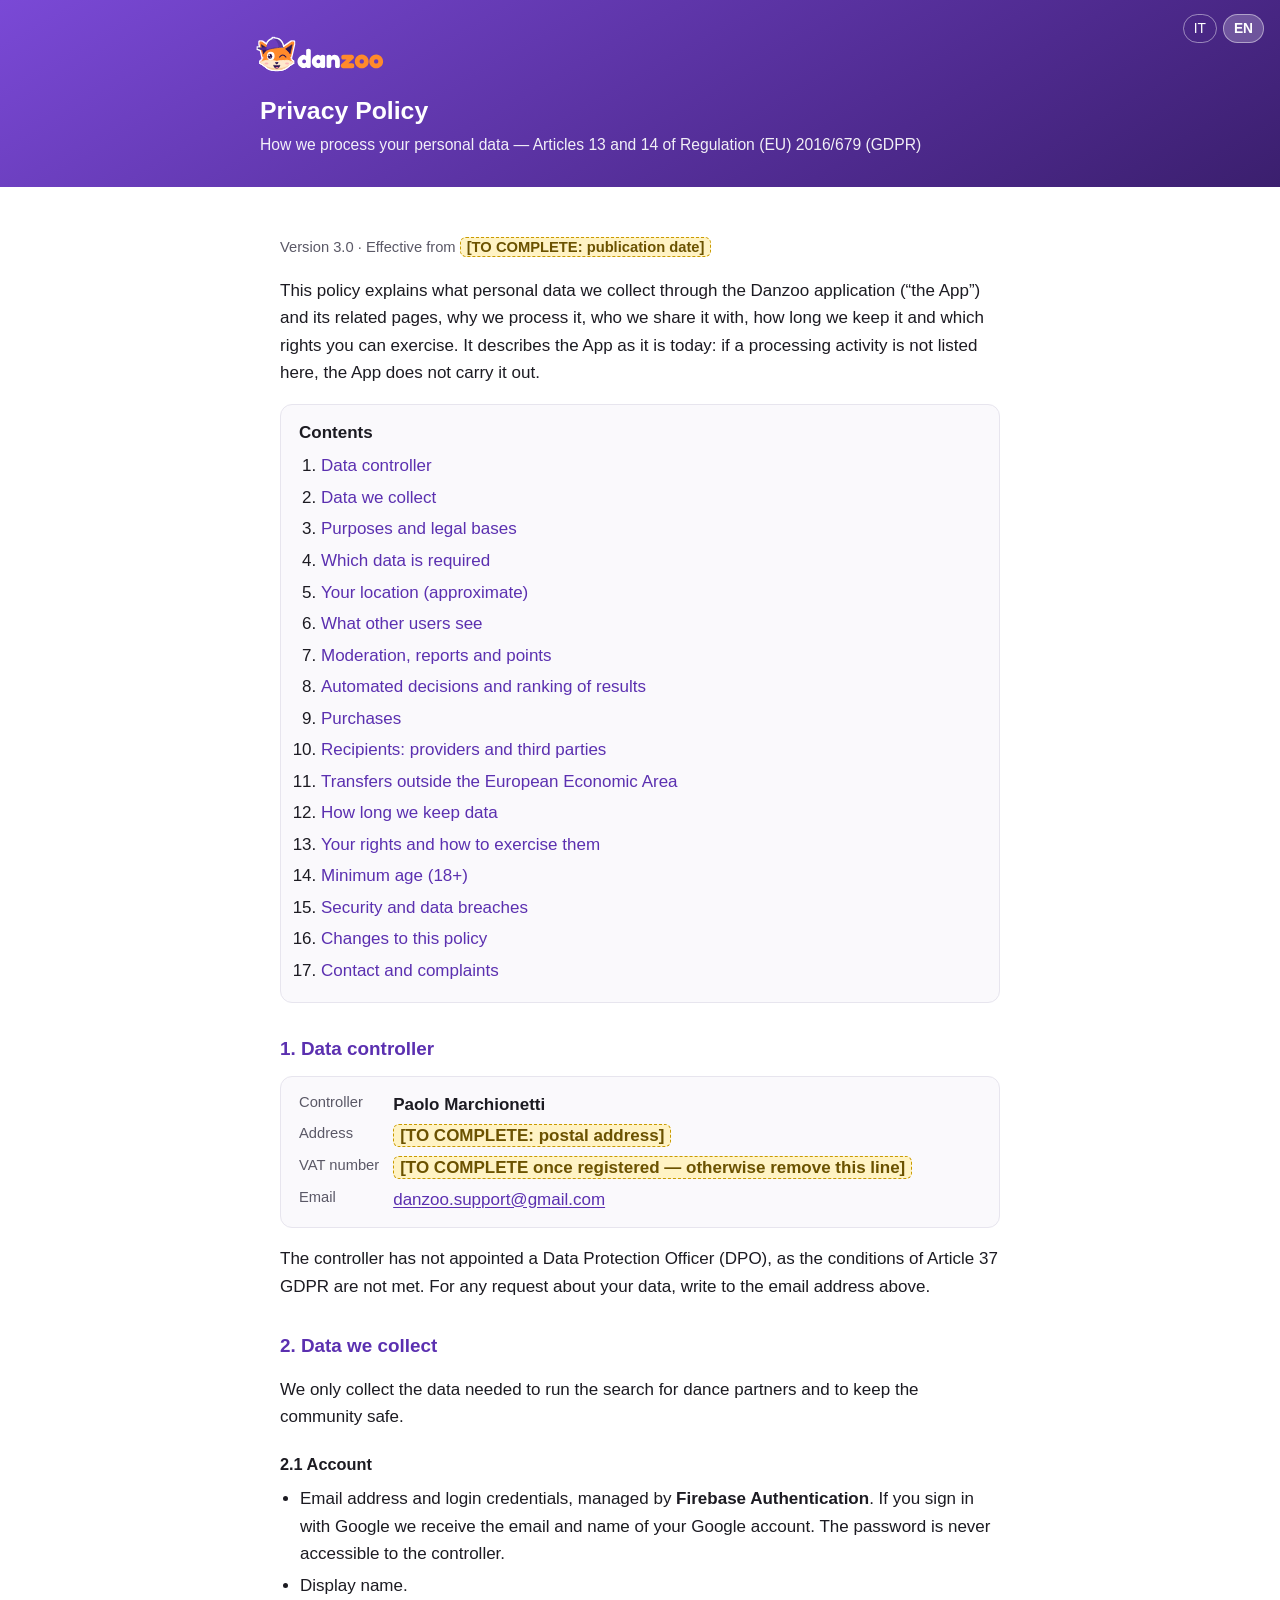
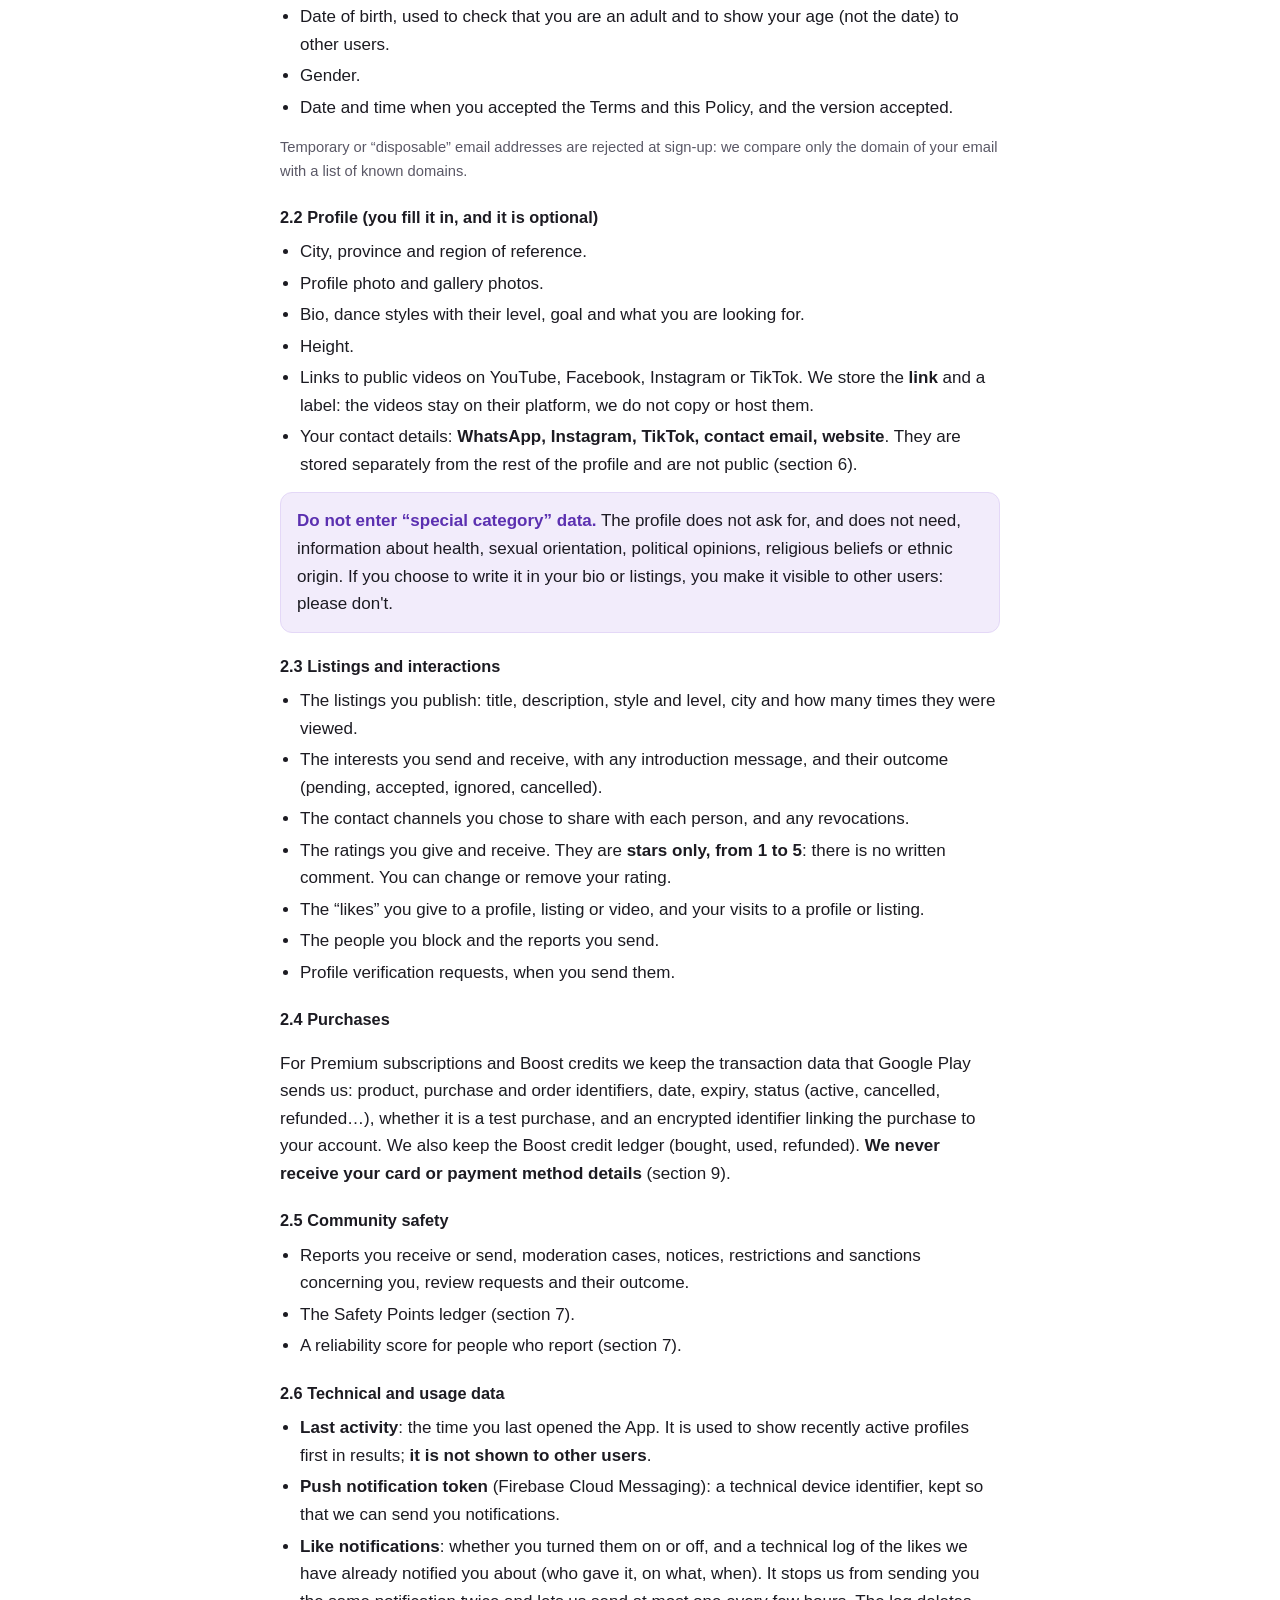
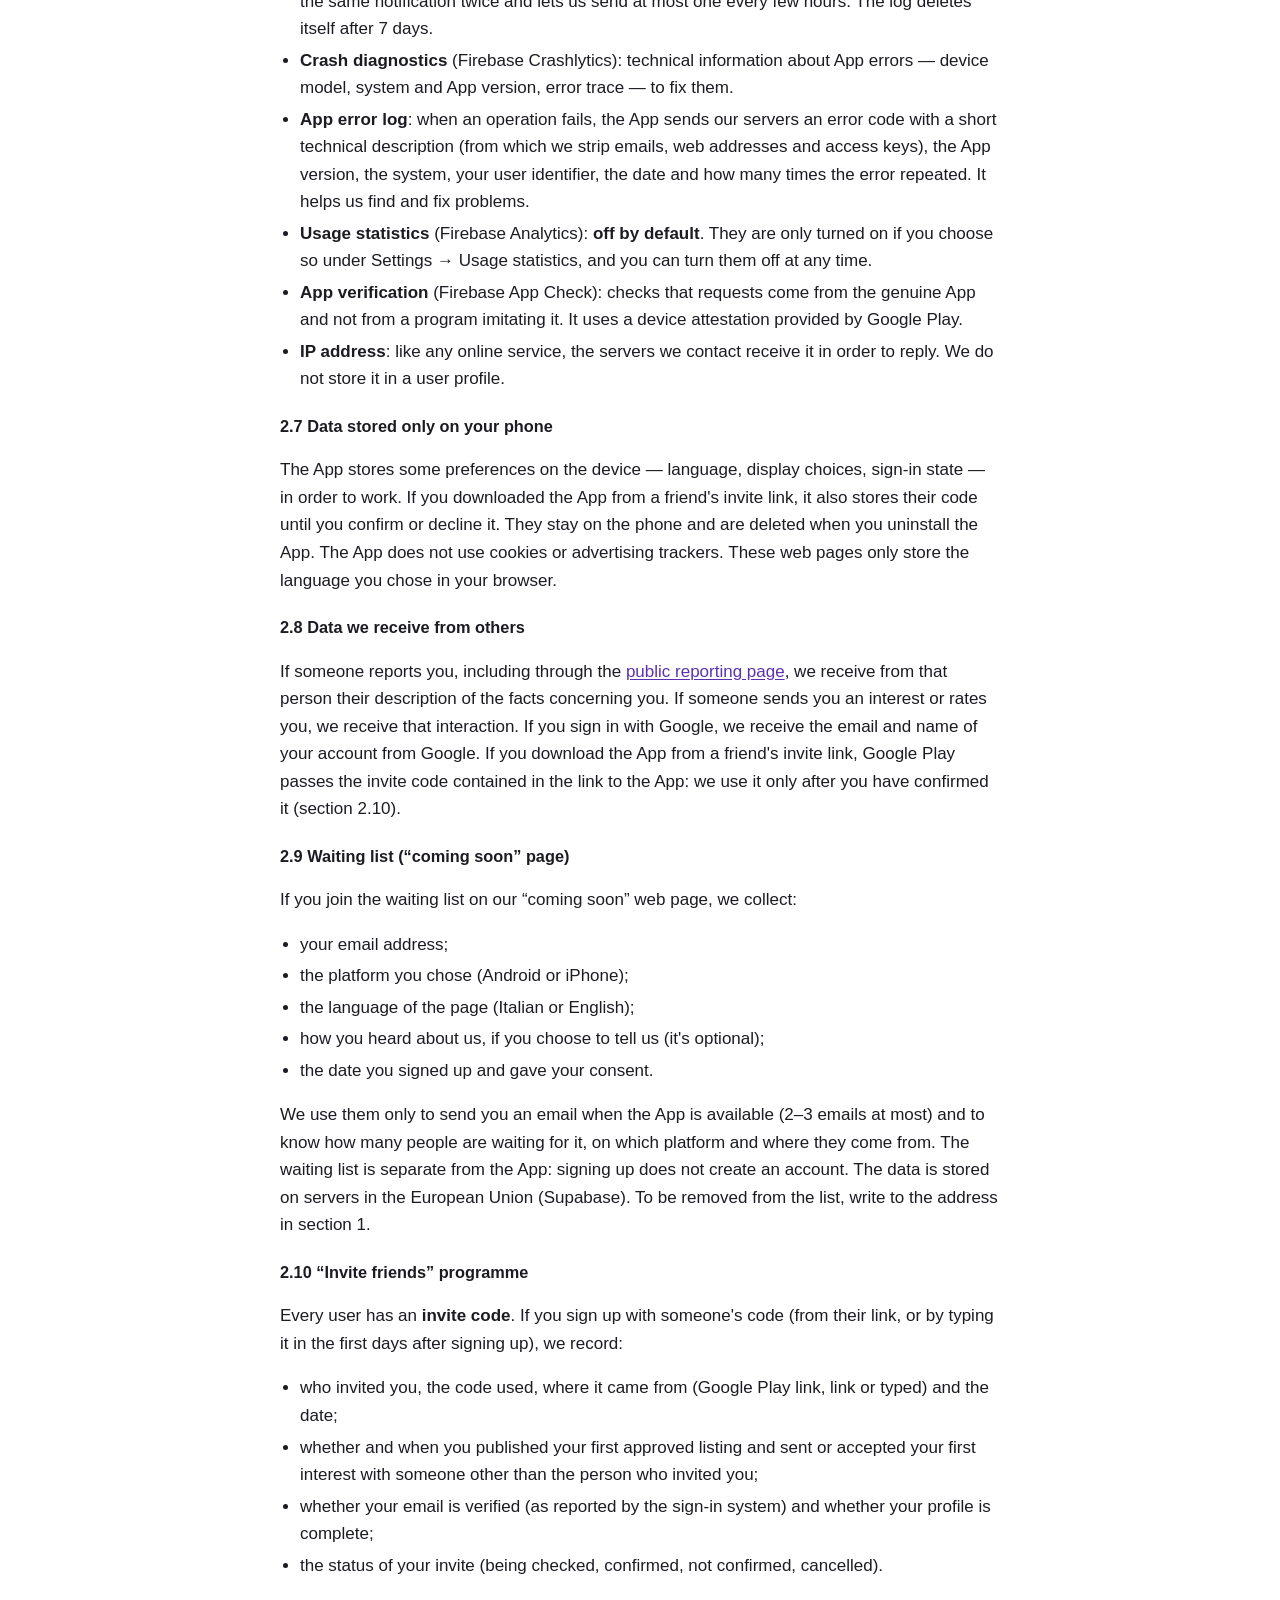
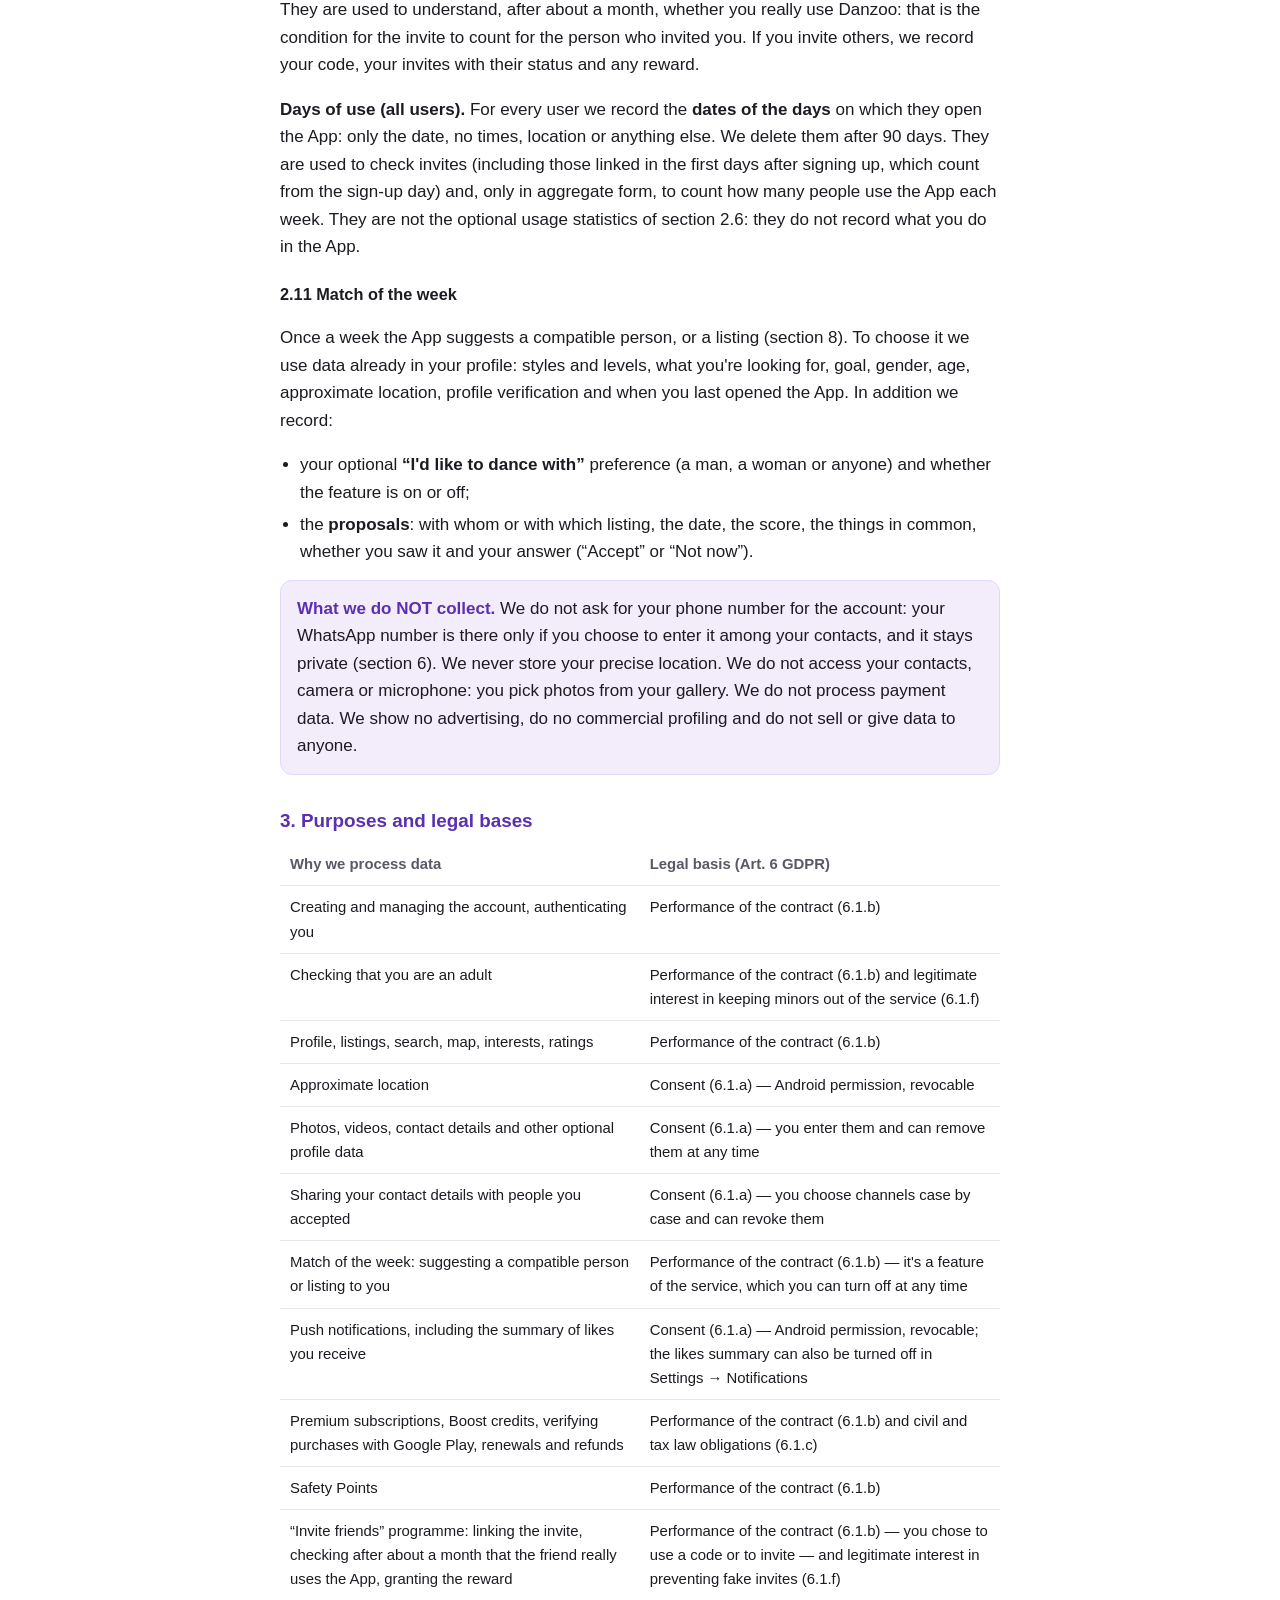
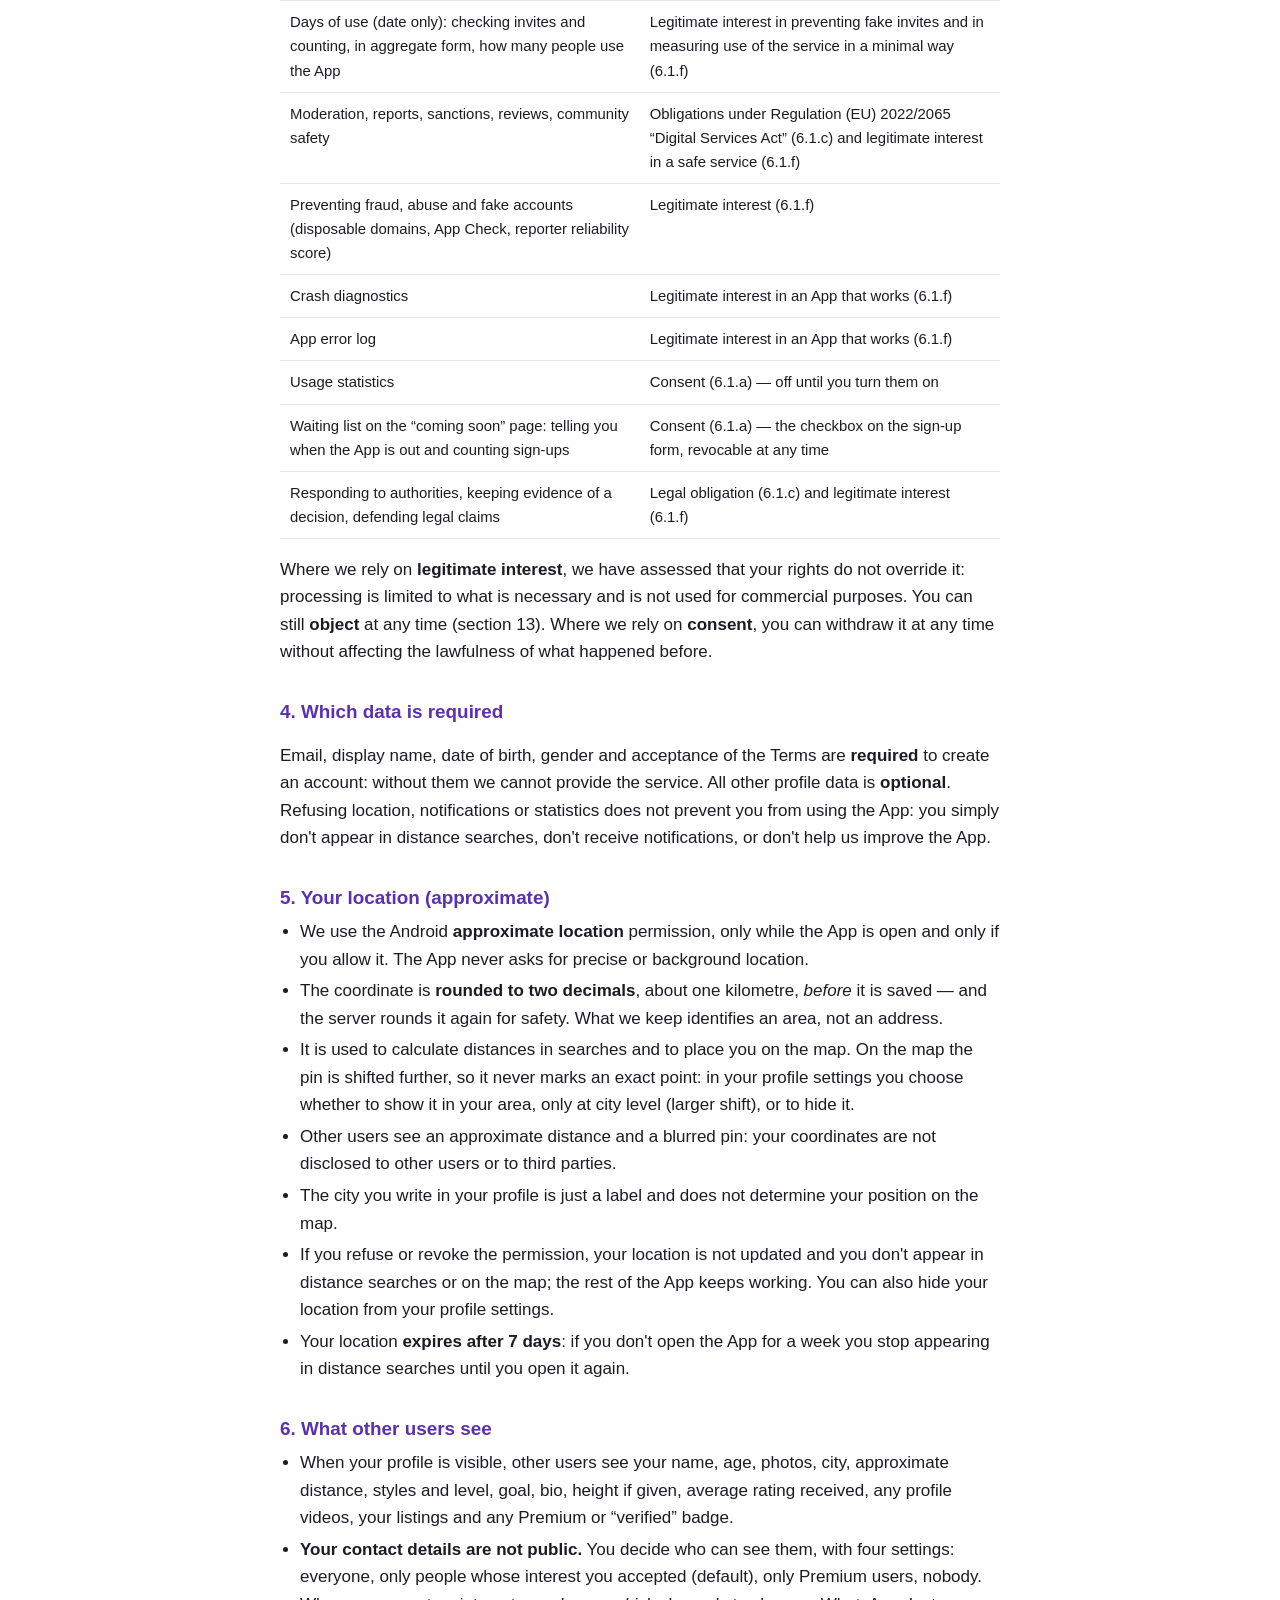
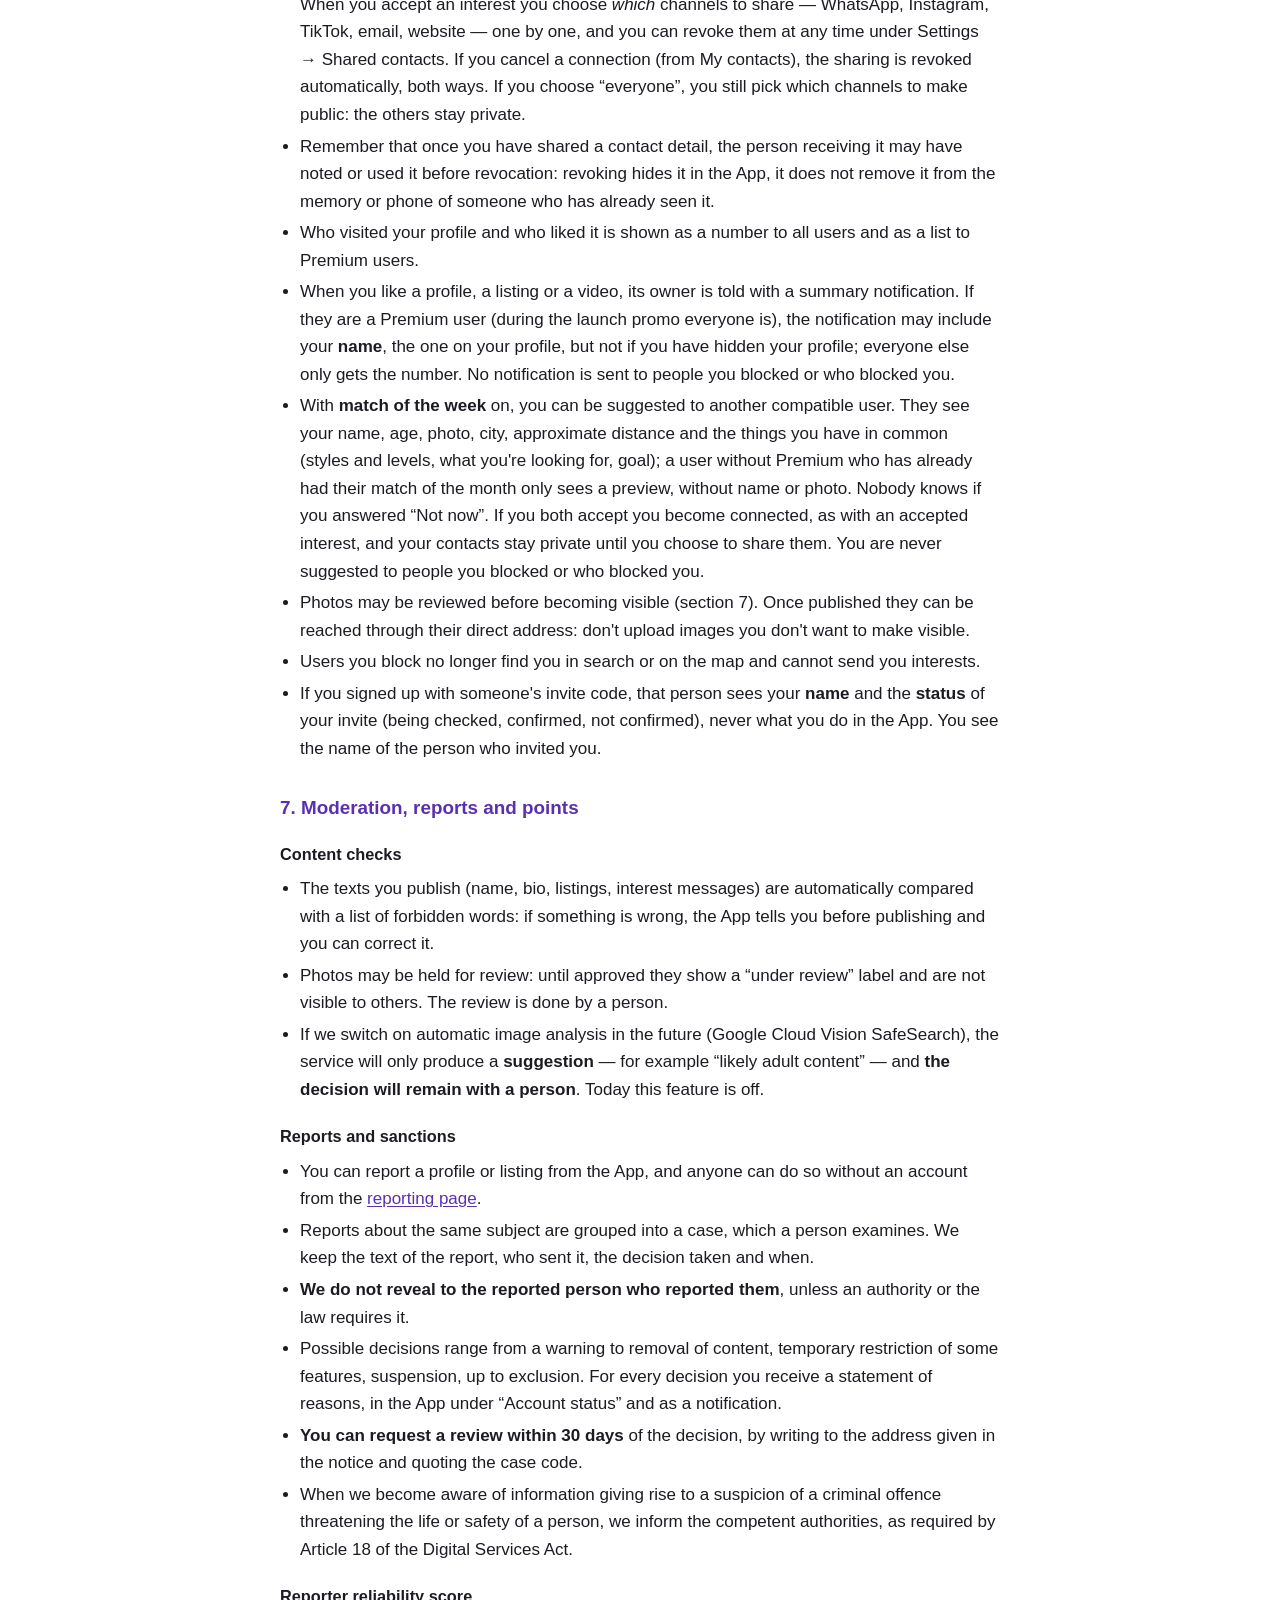
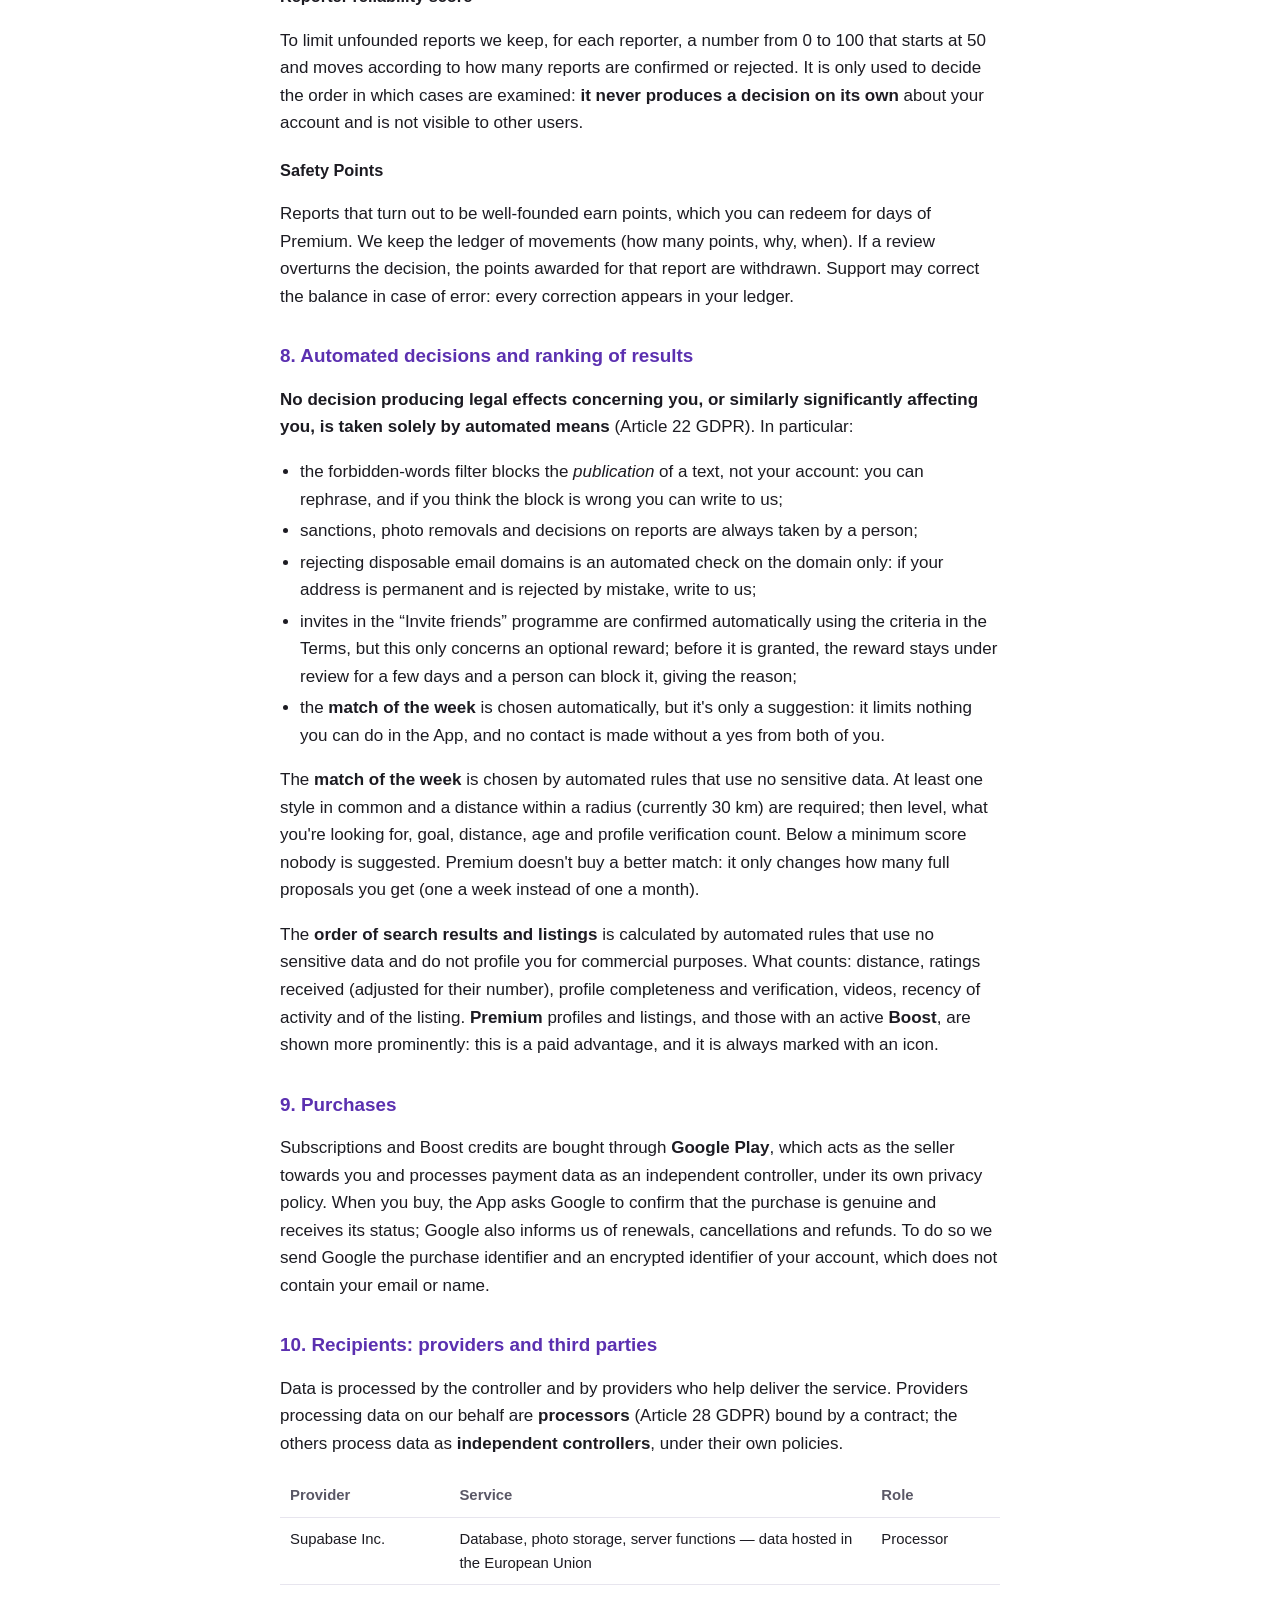
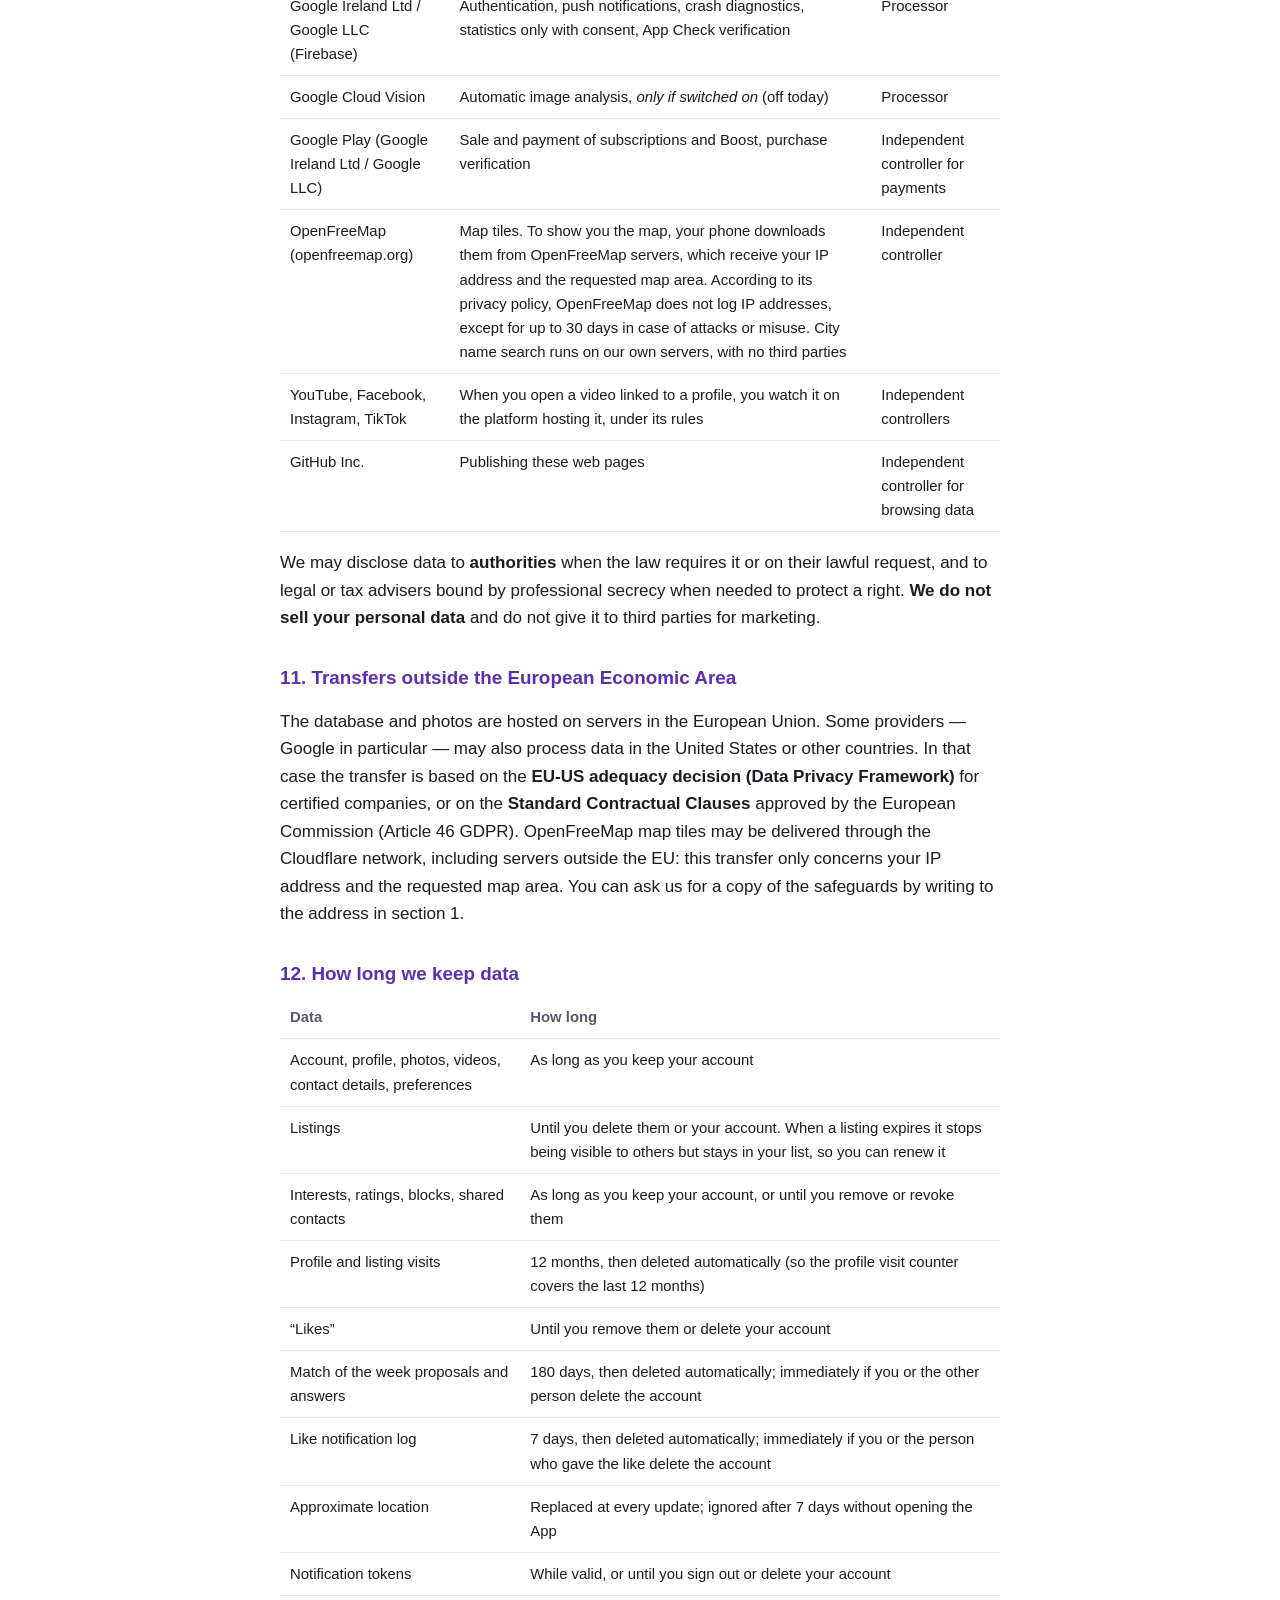
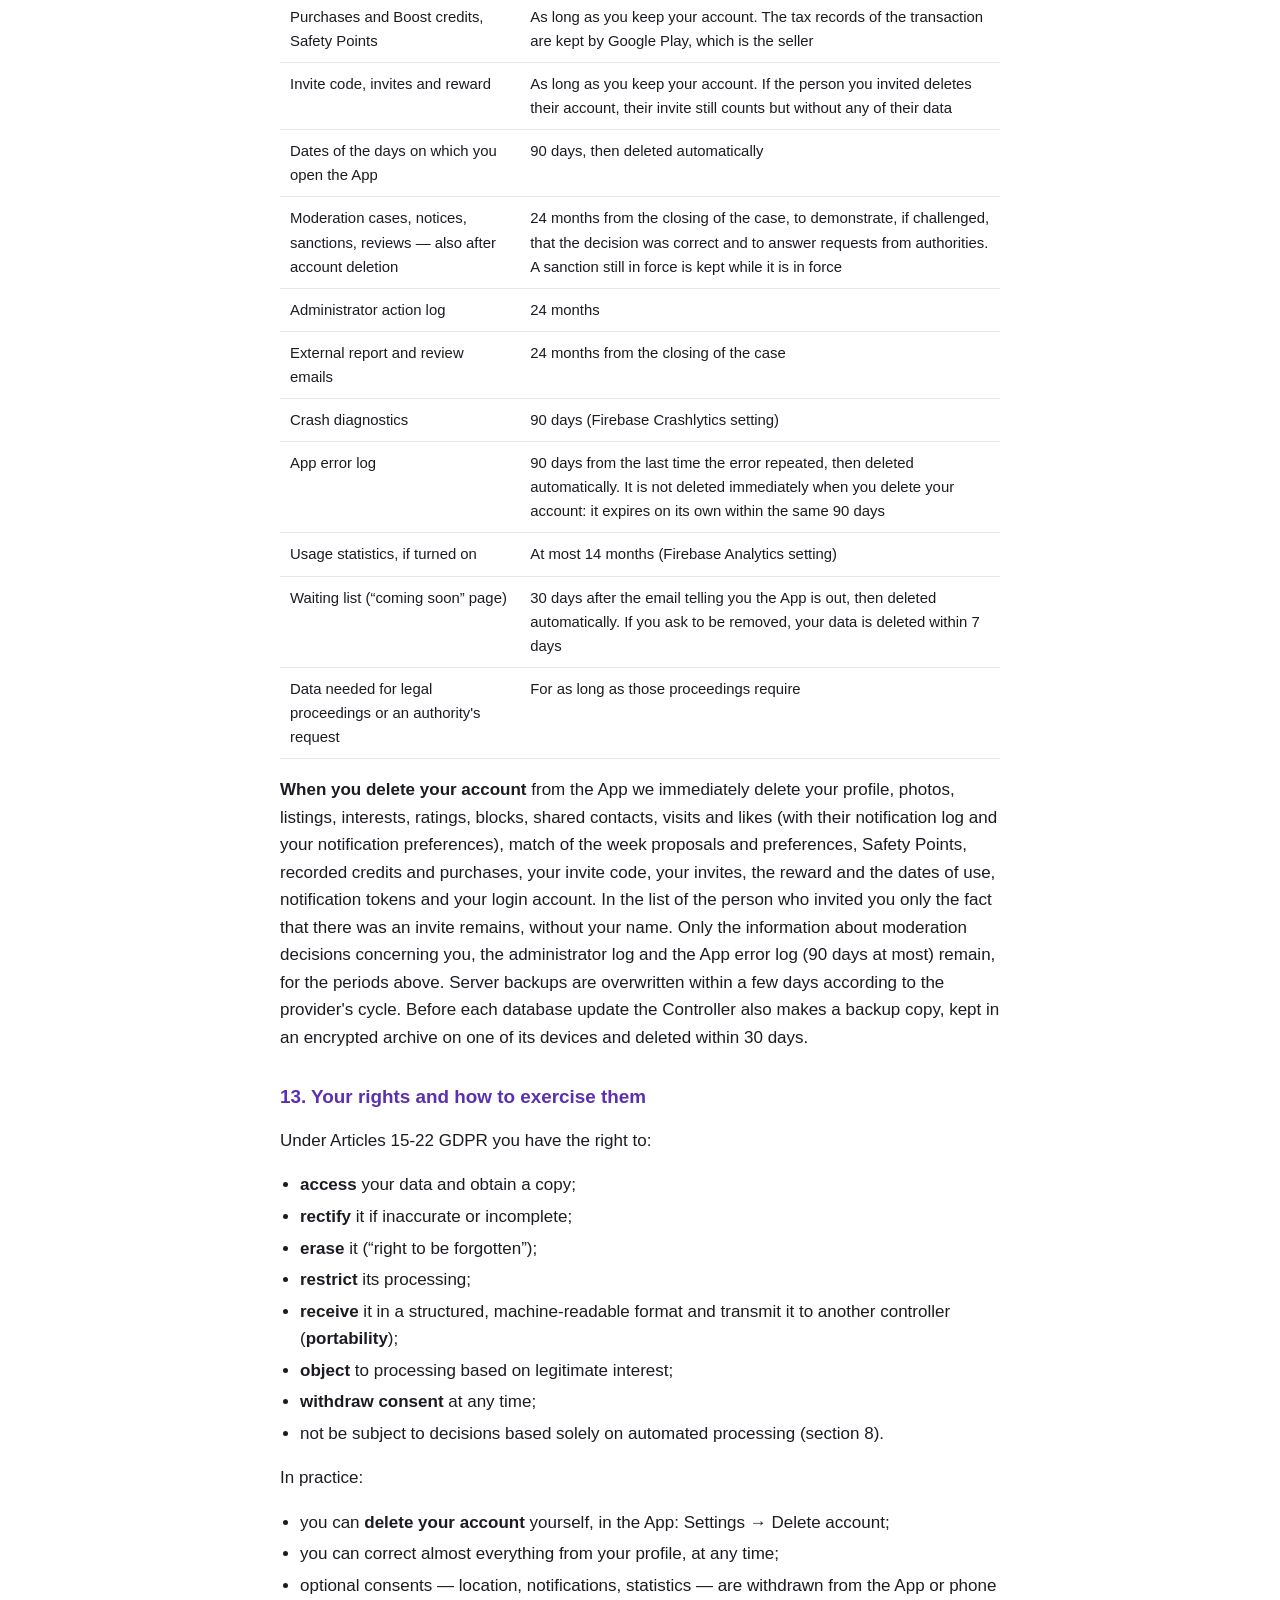
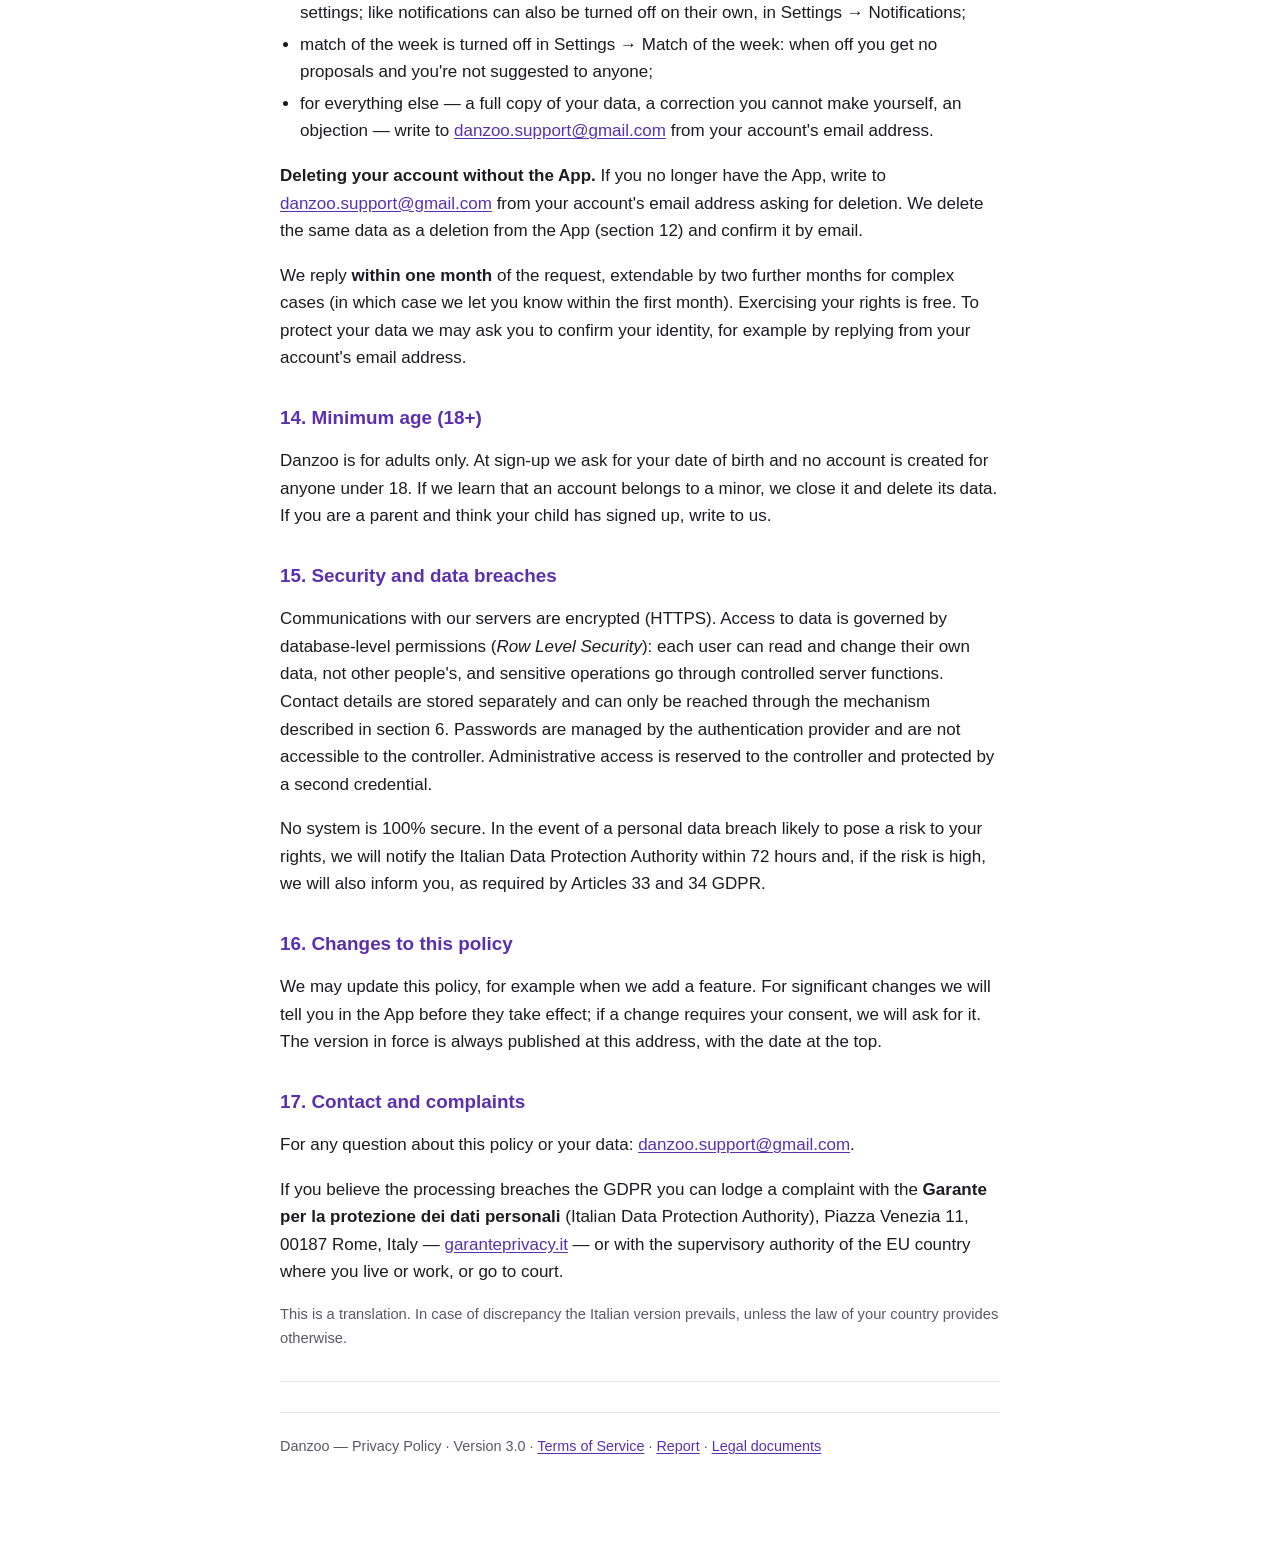
<file: privacy.html>
<!DOCTYPE html>
<html lang="it">
<head>
<meta charset="utf-8">
<meta name="viewport" content="width=device-width, initial-scale=1">
<title>Informativa sulla Privacy — Danzoo</title>
<meta name="robots" content="index,follow">
<link rel="alternate" hreflang="en" href="./privacy-en.html">
<link rel="alternate" hreflang="it" href="./privacy.html">
<link rel="stylesheet" href="./legal.css">
<link rel="icon" type="image/png" href="./favicon.png">
<script src="./legal.js" defer></script>
</head>
<body>
<header class="band">
  <nav class="lang" aria-label="Lingua">
    <a href="./privacy.html" data-lang="it" aria-current="true">IT</a>
    <a href="./privacy-en.html" data-lang="en">EN</a>
  </nav>
  <div class="wrap">
    <div class="brand"><img src="./logo.svg" alt="Danzoo" width="135" height="44"></div>
    <h1>Informativa sulla Privacy</h1>
    <p>Come trattiamo i tuoi dati personali — artt. 13 e 14 del Reg. (UE) 2016/679 (GDPR)</p>
  </div>
</header>

<main>
<div class="wrap">

<p class="muted">Versione 3.0 · In vigore dal <span class="todo">[DA COMPLETARE: data di pubblicazione]</span></p>

<p>Questa informativa spiega quali dati personali raccogliamo tramite l'applicazione
Danzoo («l'App») e le pagine collegate, perché li trattiamo, con chi li condividiamo, per
quanto tempo li conserviamo e quali diritti puoi esercitare. Descrive l'App così com'è oggi:
se un trattamento non è elencato qui, l'App non lo fa.</p>

<div class="toc">
  <strong>Indice</strong>
  <ol>
    <li><a href="#titolare">Titolare del trattamento</a></li>
    <li><a href="#dati">Dati che raccogliamo</a></li>
    <li><a href="#finalita">Finalità e basi giuridiche</a></li>
    <li><a href="#obbligo">Quali dati sono necessari</a></li>
    <li><a href="#posizione">La tua posizione (approssimata)</a></li>
    <li><a href="#altri">Cosa vedono gli altri utenti</a></li>
    <li><a href="#moderazione">Moderazione, segnalazioni e punti</a></li>
    <li><a href="#automatiche">Decisioni automatizzate e ordinamento dei risultati</a></li>
    <li><a href="#acquisti">Acquisti</a></li>
    <li><a href="#fornitori">Destinatari: fornitori e terze parti</a></li>
    <li><a href="#trasferimenti">Trasferimenti fuori dallo Spazio Economico Europeo</a></li>
    <li><a href="#conservazione">Per quanto conserviamo i dati</a></li>
    <li><a href="#diritti">I tuoi diritti e come esercitarli</a></li>
    <li><a href="#eta">Età minima (18+)</a></li>
    <li><a href="#sicurezza">Sicurezza e violazioni dei dati</a></li>
    <li><a href="#modifiche">Modifiche all'informativa</a></li>
    <li><a href="#contatti">Contatti e reclami</a></li>
  </ol>
</div>

<!-- ════════════════════════════════════════════════════════════════════ -->
<h2 id="titolare">1. Titolare del trattamento</h2>
<div class="legal-id">
  <dl>
    <dt>Titolare</dt>
    <dd><strong>Paolo Marchionetti</strong></dd>
    <dt>Indirizzo</dt>
    <dd><span class="todo">[DA COMPLETARE: indirizzo postale]</span></dd>
    <dt>Partita IVA</dt>
    <dd><span class="todo">[DA COMPLETARE quando aperta — altrimenti togliere la riga]</span></dd>
    <dt>Email</dt>
    <dd><a href="mailto:danzoo.support@gmail.com">danzoo.support@gmail.com</a></dd>
  </dl>
</div>
<p>Il Titolare non ha nominato un Responsabile della protezione dei dati (DPO), perché le
condizioni dell'art. 37 GDPR non ricorrono. Per qualsiasi richiesta sui tuoi dati scrivi
all'indirizzo email qui sopra.</p>

<!-- ════════════════════════════════════════════════════════════════════ -->
<h2 id="dati">2. Dati che raccogliamo</h2>
<p>Raccogliamo solo i dati che servono a far funzionare la ricerca di partner di ballo e a
tenere la community sicura.</p>

<h3>2.1 Account</h3>
<ul>
  <li>Indirizzo email e credenziali di accesso, gestite da <strong>Firebase
      Authentication</strong>. Se accedi con Google riceviamo l'email e il nome del tuo
      account Google. La password non è mai accessibile al Titolare.</li>
  <li>Nome visualizzato.</li>
  <li>Data di nascita, usata per verificare che tu sia maggiorenne e per mostrare la tua età
      (non la data) agli altri utenti.</li>
  <li>Genere.</li>
  <li>Data e ora in cui hai accettato Termini e Informativa, e la versione accettata.</li>
</ul>
<p class="muted">Gli indirizzi email temporanei o «usa e getta» vengono rifiutati in
registrazione: confrontiamo il solo dominio della tua email con un elenco di domini noti.</p>

<h3>2.2 Profilo (lo compili tu, ed è facoltativo)</h3>
<ul>
  <li>Città, provincia e regione di riferimento.</li>
  <li>Foto del profilo e foto della galleria.</li>
  <li>Biografia, stili di ballo con il relativo livello, obiettivo e cosa cerchi.</li>
  <li>Altezza.</li>
  <li>Link a video pubblici su YouTube, Facebook, Instagram o TikTok. Salviamo il
      <strong>link</strong> e un'etichetta: i video restano sulla loro piattaforma, non li
      copiamo né li ospitiamo.</li>
  <li>I tuoi recapiti: <strong>WhatsApp, Instagram, TikTok, email di contatto, sito
      web</strong>. Sono conservati separatamente dal resto del profilo e non sono pubblici
      (sezione 6).</li>
</ul>
<div class="box">
  <strong>Non inserire dati «particolari».</strong> Il profilo non chiede e non ha bisogno di
  informazioni su salute, orientamento sessuale, opinioni politiche, convinzioni religiose o
  origine etnica. Se scegli di scriverle nella biografia o negli annunci, le rendi visibili agli
  altri utenti: ti chiediamo di non farlo.
</div>

<h3>2.3 Annunci e interazioni</h3>
<ul>
  <li>Gli annunci che pubblichi: titolo, descrizione, stile e livello, città e le volte in
      cui sono stati visti.</li>
  <li>Gli interessi che invii e che ricevi, con l'eventuale messaggio di presentazione, e il
      loro esito (in attesa, accettato, ignorato, annullato).</li>
  <li>I canali di contatto che hai scelto di condividere con ciascuna persona, e le revoche.</li>
  <li>Le valutazioni che dai e che ricevi. Sono <strong>solo stelle, da 1 a 5</strong>: non
      c'è alcun commento scritto. Puoi modificare o rimuovere la tua valutazione.</li>
  <li>I «mi piace» che metti a un profilo, a un annuncio o a un video, e le visite che fai a
      un profilo o a un annuncio.</li>
  <li>Le persone che blocchi e le segnalazioni che invii.</li>
  <li>Le richieste di verifica del profilo, quando le invii.</li>
</ul>

<h3>2.4 Acquisti</h3>
<p>Per gli abbonamenti Premium e i crediti Boost conserviamo i dati della transazione che ci
comunica Google Play: prodotto, identificativo dell'acquisto e dell'ordine, data, scadenza,
stato (attivo, disdetto, rimborsato…), se si tratta di un acquisto di prova, e un
identificativo cifrato che collega l'acquisto al tuo account. Conserviamo anche il registro dei
crediti Boost (acquistati, usati, rimborsati). <strong>Non riceviamo mai i dati della tua carta
o del tuo metodo di pagamento</strong> (sezione 9).</p>

<h3>2.5 Sicurezza della community</h3>
<ul>
  <li>Le segnalazioni che ricevi o invii, i casi di moderazione, gli avvisi, le limitazioni e
      le sanzioni che ti riguardano, le richieste di riesame e il loro esito.</li>
  <li>Il registro dei Punti Sicurezza (sezione 7).</li>
  <li>Un indice di affidabilità di chi segnala (sezione 7).</li>
</ul>

<h3>2.6 Dati tecnici e d'uso</h3>
<ul>
  <li><strong>Ultima attività</strong>: il momento della tua ultima apertura dell'App. Serve a
      mostrare prima nei risultati i profili attivi di recente; <strong>non è mostrato agli
      altri utenti</strong>.</li>
  <li><strong>Token per le notifiche push</strong> (Firebase Cloud Messaging): un
      identificativo tecnico del dispositivo, conservato per poterti inviare le notifiche.</li>
  <li><strong>Notifiche dei «mi piace»</strong>: se le hai accese o spente e un registro tecnico
      dei «mi piace» che ti abbiamo già notificato (chi l'ha messo, a cosa, quando). Serve a non
      mandarti due volte la stessa notifica e a mandarne al massimo una ogni poche ore. Il
      registro si cancella da solo dopo 7 giorni.</li>
  <li><strong>Diagnostica dei crash</strong> (Firebase Crashlytics): informazioni tecniche
      sugli errori dell'App — modello del dispositivo, versione del sistema e dell'App, traccia
      dell'errore — per correggerli.</li>
  <li><strong>Registro degli errori dell'App</strong>: quando un'operazione non riesce, l'App
      invia ai nostri server un codice di errore con una breve descrizione tecnica (da cui
      togliamo email, indirizzi web e chiavi di accesso), la versione dell'App, il sistema, il
      tuo identificativo utente, la data e quante volte l'errore si è ripetuto. Serve a trovare
      e correggere i problemi.</li>
  <li><strong>Statistiche d'uso</strong> (Firebase Analytics): <strong>disattivate per
      impostazione predefinita</strong>. Si attivano solo se lo scegli tu da Impostazioni →
      Statistiche di utilizzo, e puoi disattivarle quando vuoi.</li>
  <li><strong>Verifica dell'App</strong> (Firebase App Check): controlla che le richieste
      arrivino dall'App autentica e non da un programma che la imita. Usa un attestato del
      dispositivo fornito da Google Play.</li>
  <li><strong>Indirizzo IP</strong>: come ogni servizio in rete, i server che contattiamo lo
      ricevono per poter rispondere. Noi non lo conserviamo in un profilo dell'utente.</li>
</ul>

<h3>2.7 Dati conservati solo sul tuo telefono</h3>
<p>L'App salva sul dispositivo alcune preferenze — la lingua, le scelte di visualizzazione, lo
stato di accesso — per funzionare. Se hai scaricato l'App dal link d'invito di un amico, salva
anche il suo codice finché non lo confermi o lo rifiuti. Restano sul telefono e si cancellano disinstallando l'App.
L'App non usa cookie né strumenti di tracciamento pubblicitario. Queste pagine web salvano nel
browser soltanto la lingua che hai scelto.</p>

<h3>2.8 Dati che riceviamo da altri</h3>
<p>Se qualcuno ti segnala, anche tramite la <a href="./segnala.html">pagina pubblica di
segnalazione</a>, riceviamo da quella persona la descrizione dei fatti che ti riguardano.
Se ti invia un interesse o ti valuta, riceviamo quell'interazione. Se accedi con Google,
riceviamo da Google l'email e il nome del tuo account. Se scarichi l'App dal link d'invito di
un amico, Google Play passa all'App il codice d'invito contenuto nel link: lo usiamo solo dopo
che l'hai confermato (sezione 2.10).</p>

<h3>2.9 Lista d'attesa (pagina «in arrivo»)</h3>
<p>Se ti iscrivi alla lista d'attesa dalla nostra pagina web «in arrivo», raccogliamo:</p>
<ul>
  <li>il tuo indirizzo email;</li>
  <li>la piattaforma che hai scelto (Android o iPhone);</li>
  <li>la lingua della pagina (italiano o inglese);</li>
  <li>come ci hai conosciuto, se scegli di indicarlo (è facoltativo);</li>
  <li>la data dell'iscrizione e del tuo consenso.</li>
</ul>
<p>Li usiamo solo per avvisarti con un'email quando l'App è disponibile (al massimo 2–3
email) e per sapere quante persone la aspettano, su quale piattaforma e da dove arrivano.
La lista d'attesa è separata dall'App: iscriversi non crea un account. I dati sono conservati
su server nell'Unione Europea (Supabase). Per uscire dalla lista scrivi all'indirizzo della
sezione 1.</p>

<h3>2.10 Programma «Invita gli amici»</h3>
<p>Ogni utente ha un <strong>codice d'invito</strong>. Se ti iscrivi con il codice di qualcuno
(dal suo link, oppure scrivendolo tu nei primi giorni dopo l'iscrizione), registriamo:</p>
<ul>
  <li>chi ti ha invitato, il codice usato, da dove è arrivato (link con Google Play, link o
      scritto a mano) e la data;</li>
  <li>se e quando hai pubblicato il primo annuncio approvato e mandato o accettato il primo
      interesse con una persona diversa da chi ti ha invitato;</li>
  <li>se la tua email è verificata (lo dice il sistema di accesso) e se il tuo profilo è
      completo;</li>
  <li>lo stato del tuo invito (in verifica, confermato, non confermato, annullato).</li>
</ul>
<p>Servono a capire, dopo circa un mese, se usi davvero Danzoo: è la condizione perché l'invito
valga per chi ti ha invitato. Se inviti tu, registriamo il tuo codice, i tuoi inviti con il loro
stato e l'eventuale premio.</p>
<p><strong>Giorni di utilizzo (tutti gli utenti).</strong> Per ogni utente registriamo le
<strong>date dei giorni</strong> in cui apre l'App: solo la data, senza orari, posizione o
altro. Le cancelliamo dopo 90 giorni. Servono a verificare gli inviti (anche quelli collegati
nei primi giorni dopo l'iscrizione, che contano dal giorno dell'iscrizione) e, solo in forma
aggregata, a contare quante persone usano l'App ogni settimana. Non sono le statistiche d'uso
facoltative della sezione 2.6: non registrano cosa fai nell'App.</p>

<h3>2.11 Il match della settimana</h3>
<p>Una volta a settimana l'App ti propone una persona compatibile, o un annuncio (sezione 8).
Per sceglierla usiamo dati che hai già nel profilo: stili e livelli, cosa cerchi, obiettivo,
genere, età, posizione approssimata, verifica del profilo e quando hai aperto l'App l'ultima
volta. In più registriamo:</p>
<ul>
  <li>la tua preferenza facoltativa <strong>«Cerco di ballare con»</strong> (uomo, donna o
      indifferente) e se la funzione è accesa o spenta;</li>
  <li>le <strong>proposte</strong>: con chi o con quale annuncio, la data, il punteggio, i
      punti in comune, se l'hai vista e la tua risposta («Accetto» o «Non ora»).</li>
</ul>

<div class="box">
  <strong>Cosa NON raccogliamo.</strong> Non chiediamo il numero di telefono per l'account: il
  numero WhatsApp c'è solo se scegli di scriverlo tra i tuoi recapiti, e resta privato
  (sezione 6). Non conserviamo mai la posizione precisa. Non accediamo alla rubrica, alla fotocamera o al microfono: le foto
  le scegli tu dalla galleria. Non trattiamo dati di pagamento. Non mostriamo pubblicità, non
  facciamo profilazione a fini commerciali e non cediamo né vendiamo dati a nessuno.
</div>

<!-- ════════════════════════════════════════════════════════════════════ -->
<h2 id="finalita">3. Finalità e basi giuridiche</h2>
<table>
  <tr><th>Perché trattiamo i dati</th><th>Base giuridica (art. 6 GDPR)</th></tr>
  <tr><td>Creare e gestire l'account, autenticarti</td><td>Esecuzione del contratto (6.1.b)</td></tr>
  <tr><td>Verificare la maggiore età</td><td>Esecuzione del contratto (6.1.b) e legittimo interesse a tenere i minori fuori dal servizio (6.1.f)</td></tr>
  <tr><td>Profilo, annunci, ricerca, mappa, interessi, valutazioni</td><td>Esecuzione del contratto (6.1.b)</td></tr>
  <tr><td>Posizione approssimata</td><td>Consenso (6.1.a) — permesso Android, revocabile</td></tr>
  <tr><td>Foto, video, recapiti e altri dati facoltativi del profilo</td><td>Consenso (6.1.a) — li inserisci tu e puoi toglierli quando vuoi</td></tr>
  <tr><td>Condividere i tuoi recapiti con chi hai accettato</td><td>Consenso (6.1.a) — scegli i canali caso per caso e puoi revocarli</td></tr>
  <tr><td>Il match della settimana: proporti una persona o un annuncio compatibile</td><td>Esecuzione del contratto (6.1.b) — è una funzione del servizio, che puoi spegnere quando vuoi</td></tr>
  <tr><td>Notifiche push, compreso il riepilogo dei «mi piace» ricevuti</td><td>Consenso (6.1.a) — permesso Android, revocabile; il riepilogo dei «mi piace» si spegne anche da Impostazioni → Notifiche</td></tr>
  <tr><td>Abbonamenti Premium, crediti Boost, verifica degli acquisti con Google Play, rinnovi e rimborsi</td><td>Esecuzione del contratto (6.1.b) e obblighi di legge civilistici e fiscali (6.1.c)</td></tr>
  <tr><td>Punti Sicurezza</td><td>Esecuzione del contratto (6.1.b)</td></tr>
  <tr><td>Programma «Invita gli amici»: legare l'invito, verificare dopo circa un mese che l'amico usi davvero l'App, assegnare il premio</td><td>Esecuzione del contratto (6.1.b) — hai scelto tu di usare un codice o di invitare — e legittimo interesse a evitare inviti falsi (6.1.f)</td></tr>
  <tr><td>Giorni di utilizzo (solo la data): verificare gli inviti e contare, in forma aggregata, quante persone usano l'App</td><td>Legittimo interesse a evitare inviti falsi e a misurare in modo minimo l'uso del servizio (6.1.f)</td></tr>
  <tr><td>Moderazione, segnalazioni, sanzioni, riesami, sicurezza della community</td><td>Obblighi del Reg. (UE) 2022/2065 «Digital Services Act» (6.1.c) e legittimo interesse a un servizio sicuro (6.1.f)</td></tr>
  <tr><td>Prevenzione di frodi, abusi e account falsi (domini usa e getta, App Check, indice di affidabilità di chi segnala)</td><td>Legittimo interesse (6.1.f)</td></tr>
  <tr><td>Diagnostica dei crash</td><td>Legittimo interesse a un'App che funzioni (6.1.f)</td></tr>
  <tr><td>Registro degli errori dell'App</td><td>Legittimo interesse a un'App che funzioni (6.1.f)</td></tr>
  <tr><td>Statistiche d'uso</td><td>Consenso (6.1.a) — disattivate finché non le attivi</td></tr>
  <tr><td>Lista d'attesa della pagina «in arrivo»: avvisarti dell'uscita dell'App e contare gli iscritti</td><td>Consenso (6.1.a) — la casella del modulo di iscrizione, revocabile quando vuoi</td></tr>
  <tr><td>Rispondere alle autorità, conservare le prove di una decisione, difendersi in giudizio</td><td>Obbligo legale (6.1.c) e legittimo interesse (6.1.f)</td></tr>
</table>
<p>Quando ci basiamo sul <strong>legittimo interesse</strong> abbiamo valutato che non prevalgono
i tuoi diritti: i trattamenti sono limitati al necessario e non servono a fini commerciali.
Puoi comunque <strong>opporti</strong> in qualsiasi momento (sezione 13). Quando ci basiamo sul
<strong>consenso</strong>, puoi revocarlo quando vuoi senza che questo tocchi la liceità di
quello che è avvenuto prima.</p>

<!-- ════════════════════════════════════════════════════════════════════ -->
<h2 id="obbligo">4. Quali dati sono necessari</h2>
<p>Email, nome visualizzato, data di nascita, genere e accettazione dei Termini sono
<strong>necessari</strong> per creare l'account: senza, non possiamo fornirti il servizio.
Tutti gli altri dati del profilo sono <strong>facoltativi</strong>. Rifiutare la posizione, le
notifiche o le statistiche non ti impedisce di usare l'App: semplicemente non compari nelle
ricerche per distanza, non ricevi notifiche, o non ci aiuti a migliorare l'App.</p>

<!-- ════════════════════════════════════════════════════════════════════ -->
<h2 id="posizione">5. La tua posizione (approssimata)</h2>
<ul>
  <li>Usiamo il permesso Android di <strong>posizione approssimata</strong>, solo con l'App
      aperta e solo se lo consenti. L'App non chiede mai la posizione precisa né quella in
      background.</li>
  <li>La coordinata viene <strong>arrotondata a due decimali</strong>, cioè circa un
      chilometro, <em>prima</em> di essere salvata — e il server la ri-arrotonda per sicurezza.
      Quello che conserviamo identifica una zona, non un indirizzo.</li>
  <li>Serve a calcolare le distanze nelle ricerche e a collocarti sulla mappa. Sulla mappa il
      segnaposto è ulteriormente spostato, così non indica mai un punto esatto: dalle
      impostazioni del profilo scegli tu se mostrarlo nella tua zona, solo a livello di città
      (spostamento maggiore) o se nasconderlo.</li>
  <li>Agli altri utenti mostriamo una distanza approssimata e un segnaposto sfocato: le tue
      coordinate non vengono comunicate né ad altri utenti né a terze parti.</li>
  <li>La città che scrivi nel profilo è una semplice etichetta e non determina la tua
      posizione sulla mappa.</li>
  <li>Se neghi o revochi il permesso, la posizione non viene aggiornata e non compari nelle
      ricerche per distanza né sulla mappa; il resto dell'App continua a funzionare. Puoi
      anche nascondere la posizione dalle impostazioni del profilo.</li>
  <li>La posizione <strong>scade dopo 7 giorni</strong>: se non apri l'App per una settimana
      smetti di comparire nelle ricerche per distanza finché non la riapri.</li>
</ul>

<!-- ════════════════════════════════════════════════════════════════════ -->
<h2 id="altri">6. Cosa vedono gli altri utenti</h2>
<ul>
  <li>Quando il tuo profilo è visibile, gli altri utenti vedono nome, età, foto, città,
      distanza approssimata, stili e livello, obiettivo, biografia, altezza se l'hai
      indicata, media delle valutazioni ricevute, eventuali video del profilo, i tuoi annunci
      e l'eventuale badge Premium o «verificato».</li>
  <li><strong>I tuoi recapiti non sono pubblici.</strong> Decidi tu chi può vederli, con
      quattro impostazioni: tutti, solo chi ti ha inviato un interesse che hai accettato
      (predefinita), solo utenti Premium, nessuno. Quando accetti un interesse scegli
      <em>quali</em> canali condividere — WhatsApp, Instagram, TikTok, email, sito — uno per
      uno, e puoi revocarli in qualsiasi momento da Impostazioni → Contatti condivisi. Se annulli
      una connessione (da I miei contatti), la condivisione si revoca da sola, in tutti e due i
      versi. Se scegli
      «tutti», indichi comunque quali canali rendere pubblici: gli altri restano privati.</li>
  <li>Ricorda che, una volta che hai condiviso un recapito, la persona che lo riceve può
      averlo annotato o usato prima della revoca: revocare lo nasconde nell'App, non lo toglie
      dalla memoria o dal telefono di chi l'ha già visto.</li>
  <li>Chi ha visitato il tuo profilo e chi ti ha messo «mi piace» sono informazioni visibili
      in forma numerica a tutti gli utenti e in elenco agli utenti Premium.</li>
  <li>Quando metti «mi piace» a un profilo, a un annuncio o a un video, chi lo riceve viene
      avvisato con una notifica riassuntiva. Se è un utente Premium (durante la promo di lancio
      lo sono tutti), la notifica può contenere il tuo <strong>nome</strong>, quello del
      profilo, ma non se hai nascosto il profilo; agli altri arriva solo il numero. Non parte nessuna notifica verso chi hai
      bloccato o chi ti ha bloccato.</li>
  <li>Con il <strong>match della settimana</strong> acceso puoi essere proposto a un altro utente
      compatibile. Vede il tuo nome, l'età, la foto, la città, la distanza approssimata e i
      punti in comune (stili e livelli, cosa cercate, obiettivo); un utente senza Premium che ha
      già avuto il suo match del mese vede solo un'anteprima, senza nome né foto. Nessuno sa
      se hai risposto «Non ora». Se accettate tutti e due diventate connessi, come con un
      interesse accettato, e i recapiti restano privati finché non scegli di condividerli.
      Non sei mai proposto a chi hai bloccato o ti ha bloccato.</li>
  <li>Le foto possono essere sottoposte a revisione prima di diventare visibili (sezione 7).
      Una volta pubblicate sono raggiungibili tramite il loro indirizzo diretto: non caricare
      immagini che non vuoi rendere visibili.</li>
  <li>Gli utenti che blocchi non ti trovano più nella ricerca e sulla mappa e non possono
      inviarti interessi.</li>
  <li>Se ti sei iscritto con il codice d'invito di qualcuno, quella persona vede il tuo
      <strong>nome</strong> e lo <strong>stato</strong> del tuo invito (in verifica,
      confermato, non confermato), mai cosa fai nell'App. Tu vedi il nome di chi ti ha
      invitato.</li>
</ul>

<!-- ════════════════════════════════════════════════════════════════════ -->
<h2 id="moderazione">7. Moderazione, segnalazioni e punti</h2>

<h3>Controlli sui contenuti</h3>
<ul>
  <li>I testi che pubblichi (nome, biografia, annunci, messaggi degli interessi) sono
      confrontati automaticamente con un elenco di parole vietate: se qualcosa non va, l'App
      te lo dice prima di pubblicare e puoi correggere.</li>
  <li>Le foto possono essere messe in attesa di revisione: finché non sono approvate mostrano
      l'etichetta «in revisione» e non sono visibili agli altri. La revisione la fa una
      persona.</li>
  <li>Se in futuro attiveremo l'analisi automatica delle immagini (Google Cloud Vision
      SafeSearch), il servizio produrrà solo un <strong>suggerimento</strong> — per esempio
      «contenuto adulto probabile» — e <strong>la decisione resterà di una persona</strong>.
      Oggi la funzione è spenta.</li>
</ul>

<h3>Segnalazioni e sanzioni</h3>
<ul>
  <li>Puoi segnalare un profilo o un annuncio dall'App, e chiunque può farlo anche senza
      account dalla <a href="./segnala.html">pagina di segnalazione</a>.</li>
  <li>Le segnalazioni sullo stesso soggetto vengono raggruppate in un caso, che una persona
      esamina. Conserviamo il testo della segnalazione, chi l'ha inviata, la decisione presa e
      quando.</li>
  <li><strong>Non riveliamo alla persona segnalata chi l'ha segnalata</strong>, salvo che ce lo
      imponga un'autorità o la legge.</li>
  <li>Le decisioni possibili vanno dal richiamo alla rimozione del contenuto, alla limitazione
      temporanea di alcune funzioni, alla sospensione, fino all'esclusione. Di ogni decisione
      ricevi una motivazione, dentro l'App in «Stato account» e come notifica.</li>
  <li><strong>Puoi chiedere il riesame entro 30 giorni</strong> dalla decisione, scrivendo
      all'indirizzo indicato nell'avviso e citando il codice del caso.</li>
  <li>Quando ne abbiamo notizia, comunichiamo alle autorità competenti le informazioni che
      fanno sospettare un reato che minaccia la vita o la sicurezza di una persona, come
      richiede l'art. 18 del Digital Services Act.</li>
</ul>

<h3>Indice di affidabilità di chi segnala</h3>
<p>Per contenere le segnalazioni pretestuose teniamo, per chi segnala, un numero da 0 a 100
che parte da 50 e si muove in base a quante segnalazioni vengono confermate o respinte. Serve
solo a decidere in che ordine esaminare i casi: <strong>non produce da solo alcuna decisione</strong>
sul tuo account e non è visibile agli altri utenti.</p>

<h3>Punti Sicurezza</h3>
<p>Le segnalazioni che si rivelano fondate fanno guadagnare punti, che puoi riscattare in
giorni di Premium. Conserviamo il registro dei movimenti (quanti punti, per quale motivo,
quando). Se un riesame ribalta la decisione, i punti assegnati per quella segnalazione vengono
ritirati. L'assistenza può correggere il saldo in caso di errore: ogni correzione compare nel
tuo registro.</p>

<!-- ════════════════════════════════════════════════════════════════════ -->
<h2 id="automatiche">8. Decisioni automatizzate e ordinamento dei risultati</h2>
<p><strong>Nessuna decisione che produce effetti giuridici su di te, o che ti incide in modo
analogo, è presa in modo esclusivamente automatico</strong> (art. 22 GDPR). In particolare:</p>
<ul>
  <li>il filtro delle parole vietate blocca la <em>pubblicazione</em> di un testo, non il tuo
      account: puoi riformulare, e se ritieni che il blocco sia sbagliato puoi scriverci;</li>
  <li>sanzioni, rimozioni di foto e decisioni sulle segnalazioni le prende sempre una persona;</li>
  <li>il rifiuto dei domini email usa e getta è un controllo automatico sul solo dominio: se il
      tuo indirizzo è permanente e viene rifiutato per errore, scrivici;</li>
  <li>la conferma degli inviti del programma «Invita gli amici» è calcolata in automatico dai
      criteri dei Termini, ma riguarda solo un premio facoltativo; prima di essere assegnato il
      premio resta qualche giorno in verifica e una persona può bloccarlo, con il motivo;</li>
  <li>il <strong>match della settimana</strong> è scelto in automatico, ma è solo un
      suggerimento: non limita niente di quello che puoi fare nell'App, e nessun contatto nasce
      senza il sì di tutti e due.</li>
</ul>
<p>Il <strong>match della settimana</strong> è scelto da regole automatiche che non usano dati
sensibili. Servono almeno uno stile in comune e la distanza entro un raggio (oggi 30 km); poi
contano il livello, cosa cercate, l'obiettivo, la distanza, l'età e la verifica del profilo.
Sotto un punteggio minimo non viene proposto nessuno. Premium non compra un match migliore:
cambia solo quante proposte intere ricevi (una a settimana invece di una al mese).</p>
<p>L'<strong>ordine dei risultati</strong> di ricerca e degli annunci è calcolato da regole
automatiche che non usano dati sensibili e non ti profilano a fini commerciali. Contano: la
distanza, le valutazioni ricevute (corrette per il loro numero), la completezza e la verifica
del profilo, i video, la recentezza dell'attività e dell'annuncio. I profili e gli annunci
<strong>Premium</strong> e quelli con un <strong>Boost</strong> attivo compaiono in evidenza: è
un vantaggio a pagamento, ed è sempre segnalato da un'icona.</p>

<!-- ════════════════════════════════════════════════════════════════════ -->
<h2 id="acquisti">9. Acquisti</h2>
<p>Abbonamenti e crediti Boost si acquistano tramite <strong>Google Play</strong>, che agisce
come venditore nei tuoi confronti e tratta i dati di pagamento come titolare autonomo, secondo
la propria informativa. Quando compri, l'App chiede a Google di confermare che l'acquisto sia
autentico e ne riceve lo stato; Google ci avvisa anche di rinnovi, disdette e rimborsi.
Per farlo trasmettiamo a Google l'identificativo dell'acquisto e un identificativo cifrato del
tuo account, che non contiene la tua email né il tuo nome.</p>

<!-- ════════════════════════════════════════════════════════════════════ -->
<h2 id="fornitori">10. Destinatari: fornitori e terze parti</h2>
<p>I dati sono trattati dal Titolare e da fornitori che lo aiutano a erogare il servizio. I
fornitori che trattano dati per nostro conto sono <strong>responsabili del trattamento</strong>
(art. 28 GDPR) vincolati da un contratto; gli altri trattano i dati come <strong>titolari
autonomi</strong>, secondo le proprie informative.</p>
<table>
  <tr><th>Fornitore</th><th>Servizio</th><th>Ruolo</th></tr>
  <tr><td>Supabase Inc.</td><td>Banca dati, archiviazione delle foto, funzioni server — dati ospitati nell'Unione Europea</td><td>Responsabile</td></tr>
  <tr><td>Google Ireland Ltd / Google LLC (Firebase)</td><td>Autenticazione, notifiche push, diagnostica crash, statistiche solo con consenso, verifica App Check</td><td>Responsabile</td></tr>
  <tr><td>Google Cloud Vision</td><td>Analisi automatica delle immagini, <em>solo se attivata</em> (oggi spenta)</td><td>Responsabile</td></tr>
  <tr><td>Google Play (Google Ireland Ltd / Google LLC)</td><td>Vendita e pagamento di abbonamenti e Boost, verifica degli acquisti</td><td>Titolare autonomo per i pagamenti</td></tr>
  <tr><td>OpenFreeMap (openfreemap.org)</td><td>Tessere della mappa. Per mostrarti la mappa il tuo telefono le scarica dai server di OpenFreeMap, che ricevono l'indirizzo IP e la zona della mappa richiesta. Secondo la sua informativa OpenFreeMap non registra gli indirizzi IP, salvo per al massimo 30 giorni in caso di attacchi o abusi. La ricerca del nome delle città avviene invece sui nostri server, senza terze parti</td><td>Titolare autonomo</td></tr>
  <tr><td>YouTube, Facebook, Instagram, TikTok</td><td>Quando apri un video collegato a un profilo, lo guardi sulla piattaforma che lo ospita, secondo le sue regole</td><td>Titolari autonomi</td></tr>
  <tr><td>GitHub Inc.</td><td>Pubblicazione di queste pagine web</td><td>Titolare autonomo per i dati di navigazione</td></tr>
</table>
<p>Possiamo comunicare dati alle <strong>autorità</strong> quando la legge lo impone o su loro
richiesta legittima, e a consulenti legali o fiscali vincolati al segreto professionale quando
serve a tutelare un diritto. <strong>Non vendiamo i tuoi dati personali</strong> e non li
cediamo a terzi per finalità di marketing.</p>

<!-- ════════════════════════════════════════════════════════════════════ -->
<h2 id="trasferimenti">11. Trasferimenti fuori dallo Spazio Economico Europeo</h2>
<p>La banca dati e le foto sono ospitate su server nell'Unione Europea. Alcuni fornitori — in
particolare Google — possono trattare dati anche negli Stati Uniti o in altri paesi. In quel
caso il trasferimento avviene sulla base della <strong>decisione di adeguatezza UE-USA (Data
Privacy Framework)</strong> per le società certificate, oppure delle <strong>Clausole
Contrattuali Standard</strong> approvate dalla Commissione Europea (art. 46 GDPR). Le tessere
della mappa di OpenFreeMap possono passare dalla rete di distribuzione Cloudflare, con server
anche fuori dall'UE: il trasferimento riguarda solo l'indirizzo IP e la zona della mappa
richiesta. Puoi chiederci copia delle garanzie adottate scrivendo all'indirizzo della
sezione 1.</p>

<!-- ════════════════════════════════════════════════════════════════════ -->
<h2 id="conservazione">12. Per quanto conserviamo i dati</h2>
<table>
  <tr><th>Dati</th><th>Per quanto tempo</th></tr>
  <tr><td>Account, profilo, foto, video, recapiti, preferenze</td><td>Finché mantieni l'account</td></tr>
  <tr><td>Annunci</td><td>Finché non li elimini o elimini l'account. Alla scadenza un annuncio smette di essere visibile agli altri ma resta nel tuo elenco, per poterlo rinnovare</td></tr>
  <tr><td>Interessi, valutazioni, blocchi, contatti condivisi</td><td>Finché mantieni l'account, o finché non li rimuovi o revochi</td></tr>
  <tr><td>Visite a profili e annunci</td><td>12 mesi, poi cancellate automaticamente (per questo il contatore delle visite al profilo conta gli ultimi 12 mesi)</td></tr>
  <tr><td>«Mi piace»</td><td>Finché non li togli o elimini l'account</td></tr>
  <tr><td>Proposte del match della settimana e relative risposte</td><td>180 giorni, poi cancellate automaticamente; subito, se tu o l'altra persona eliminate l'account</td></tr>
  <tr><td>Registro delle notifiche dei «mi piace»</td><td>7 giorni, poi cancellato automaticamente; subito, se tu o chi ha messo il «mi piace» eliminate l'account</td></tr>
  <tr><td>Posizione approssimata</td><td>Sostituita a ogni aggiornamento; ignorata dopo 7 giorni senza aperture dell'App</td></tr>
  <tr><td>Token delle notifiche</td><td>Finché è valido, o fino all'uscita dall'account o alla sua eliminazione</td></tr>
  <tr><td>Acquisti e crediti Boost, Punti Sicurezza</td><td>Finché mantieni l'account. La documentazione fiscale della transazione è conservata da Google Play, che è il venditore</td></tr>
  <tr><td>Codice d'invito, inviti e premio</td><td>Finché mantieni l'account. Se la persona che hai invitato elimina il suo account, il suo invito resta conteggiato ma senza alcun suo dato</td></tr>
  <tr><td>Date dei giorni in cui apri l'App</td><td>90 giorni, poi cancellate automaticamente</td></tr>
  <tr><td>Casi di moderazione, avvisi, sanzioni, riesami — anche dopo l'eliminazione dell'account</td><td>24 mesi dalla chiusura del caso, per dimostrare, se contestata, la correttezza della decisione e rispondere alle richieste delle autorità. Una sanzione ancora in vigore resta finché è in vigore</td></tr>
  <tr><td>Registro delle azioni dell'amministratore</td><td>24 mesi</td></tr>
  <tr><td>Email di segnalazione esterne e di riesame</td><td>24 mesi dalla chiusura del caso</td></tr>
  <tr><td>Diagnostica dei crash</td><td>90 giorni (impostazione di Firebase Crashlytics)</td></tr>
  <tr><td>Registro degli errori dell'App</td><td>90 giorni dall'ultima volta in cui l'errore si è ripetuto, poi cancellato automaticamente. Non viene cancellato subito quando elimini l'account: scade da solo entro gli stessi 90 giorni</td></tr>
  <tr><td>Statistiche d'uso, se attivate</td><td>Al massimo 14 mesi (impostazione di Firebase Analytics)</td></tr>
  <tr><td>Lista d'attesa (pagina «in arrivo»)</td><td>30 giorni dopo l'email che ti avvisa dell'uscita dell'App, poi cancellata automaticamente. Se chiedi di uscire dalla lista, i tuoi dati vengono cancellati entro 7 giorni</td></tr>
  <tr><td>Dati necessari a un procedimento giudiziario o a una richiesta dell'autorità</td><td>Per il tempo necessario a quel procedimento</td></tr>
</table>
<p><strong>Quando elimini l'account</strong> dall'App cancelliamo subito il profilo, le foto, gli
annunci, gli interessi, le valutazioni, i blocchi, i contatti condivisi, le visite e i «mi
piace» (con il registro delle loro notifiche e le tue preferenze sulle notifiche), le proposte e le preferenze del match della settimana, i Punti Sicurezza, i crediti e gli acquisti registrati, il codice d'invito, i tuoi
inviti, il premio e le date di utilizzo, i token delle notifiche e l'account di accesso.
Nell'elenco di chi ti aveva invitato resta solo che l'invito c'era, senza il tuo nome. Restano soltanto, per i tempi indicati sopra, le informazioni sulle
decisioni di moderazione che ti hanno riguardato, il registro dell'amministratore e il registro
degli errori dell'App (al massimo 90 giorni). Le copie di
sicurezza dei server vengono sovrascritte nel giro di pochi giorni secondo il ciclo del
fornitore. Prima di ogni aggiornamento della banca dati il Titolare ne fa anche una copia di
sicurezza, conservata in un archivio cifrato su un suo dispositivo e cancellata entro 30
giorni.</p>

<!-- ════════════════════════════════════════════════════════════════════ -->
<h2 id="diritti">13. I tuoi diritti e come esercitarli</h2>
<p>In base agli artt. 15-22 GDPR hai diritto di:</p>
<ul>
  <li><strong>accedere</strong> ai tuoi dati e riceverne copia;</li>
  <li><strong>rettificarli</strong> se sono inesatti o incompleti;</li>
  <li><strong>cancellarli</strong> («diritto all'oblio»);</li>
  <li><strong>limitarne</strong> il trattamento;</li>
  <li><strong>riceverli</strong> in un formato strutturato e leggibile da dispositivo e
      trasmetterli a un altro titolare (<strong>portabilità</strong>);</li>
  <li><strong>opporti</strong> ai trattamenti basati sul legittimo interesse;</li>
  <li><strong>revocare il consenso</strong> in qualsiasi momento;</li>
  <li>non essere sottoposto a decisioni basate unicamente su un trattamento automatizzato
      (sezione 8).</li>
</ul>
<p>In pratica:</p>
<ul>
  <li>puoi <strong>eliminare l'account</strong> da solo, dall'App: Impostazioni → Elimina account;</li>
  <li>puoi correggere quasi tutto dal profilo, in qualsiasi momento;</li>
  <li>i consensi facoltativi — posizione, notifiche, statistiche — si revocano dalle
      impostazioni dell'App o del telefono; le notifiche dei «mi piace» si spengono anche da
      sole, in Impostazioni → Notifiche;</li>
  <li>il match della settimana si spegne in Impostazioni → Match della settimana: da spento non
      ricevi proposte e non vieni proposto a nessuno;</li>
  <li>per tutto il resto — una copia completa dei dati, una rettifica che non puoi fare da solo,
      un'opposizione — scrivi a
      <a href="mailto:danzoo.support@gmail.com">danzoo.support@gmail.com</a>
      dall'indirizzo email del tuo account.</li>
</ul>
<p id="cancellazione"><strong>Cancellare l'account senza l'App.</strong> Se non hai più l'App,
scrivi a <a href="mailto:danzoo.support@gmail.com">danzoo.support@gmail.com</a> dall'indirizzo
email del tuo account chiedendo la cancellazione. Cancelliamo gli stessi dati dell'eliminazione
dall'App (sezione 12) e te lo confermiamo per email.</p>
<p>Rispondiamo <strong>entro un mese</strong> dalla richiesta, prorogabile di altri due mesi
nei casi complessi (in quel caso ti avvisiamo entro il primo mese). L'esercizio dei diritti è
gratuito. Per proteggere i tuoi dati possiamo chiederti di confermare la tua identità, per
esempio rispondendo dall'indirizzo email del tuo account.</p>

<!-- ════════════════════════════════════════════════════════════════════ -->
<h2 id="eta">14. Età minima (18+)</h2>
<p>Danzoo è riservata ai maggiorenni. Alla registrazione chiediamo la data di nascita e
l'account non viene creato per chi ha meno di 18 anni. Se veniamo a sapere che un account
appartiene a un minore lo chiudiamo e ne cancelliamo i dati. Se sei un genitore e credi che tuo
figlio si sia iscritto, scrivici.</p>

<!-- ════════════════════════════════════════════════════════════════════ -->
<h2 id="sicurezza">15. Sicurezza e violazioni dei dati</h2>
<p>Le comunicazioni con i nostri server sono cifrate (HTTPS). L'accesso ai dati è regolato da
permessi a livello di banca dati (<em>Row Level Security</em>): ogni utente può leggere e
modificare i propri dati, non quelli degli altri, e le operazioni delicate passano da funzioni
controllate sul server. I recapiti sono conservati separatamente e raggiungibili solo
attraverso il meccanismo descritto nella sezione 6. Le password sono gestite dal fornitore di
autenticazione e non sono accessibili al Titolare. L'accesso amministrativo è riservato al
Titolare e protetto da una seconda credenziale.</p>
<p>Nessun sistema è sicuro al 100%. In caso di violazione dei dati personali che presenti un
rischio per i tuoi diritti, la notificheremo al Garante entro 72 ore e, se il rischio è
elevato, avviseremo anche te, come previsto dagli artt. 33 e 34 GDPR.</p>

<!-- ════════════════════════════════════════════════════════════════════ -->
<h2 id="modifiche">16. Modifiche all'informativa</h2>
<p>Possiamo aggiornare questa informativa, per esempio quando aggiungiamo una funzione. In caso
di modifiche rilevanti te lo diremo nell'App prima che entrino in vigore; se una modifica
richiede il tuo consenso, te lo chiederemo. La versione in vigore è sempre pubblicata a questo
indirizzo, con la data in alto.</p>

<!-- ════════════════════════════════════════════════════════════════════ -->
<h2 id="contatti">17. Contatti e reclami</h2>
<p>Per qualsiasi domanda su questa informativa o sui tuoi dati:
<a href="mailto:danzoo.support@gmail.com">danzoo.support@gmail.com</a>.</p>
<p>Se ritieni che il trattamento violi il GDPR puoi proporre reclamo al <strong>Garante per la
protezione dei dati personali</strong>, Piazza Venezia 11, 00187 Roma —
<a href="https://www.garanteprivacy.it">garanteprivacy.it</a> — oppure all'autorità di
controllo del paese UE in cui risiedi o lavori, o rivolgerti all'autorità giudiziaria.</p>

<hr>
<footer>
  Danzoo — Informativa sulla Privacy · Versione 3.0 ·
  <a href="./terms.html">Termini di Servizio</a> ·
  <a href="./segnala.html">Segnala</a> ·
  <a href="./index.html">Documenti legali</a>
</footer>

</div>
</main>
</body>
</html>
</file>
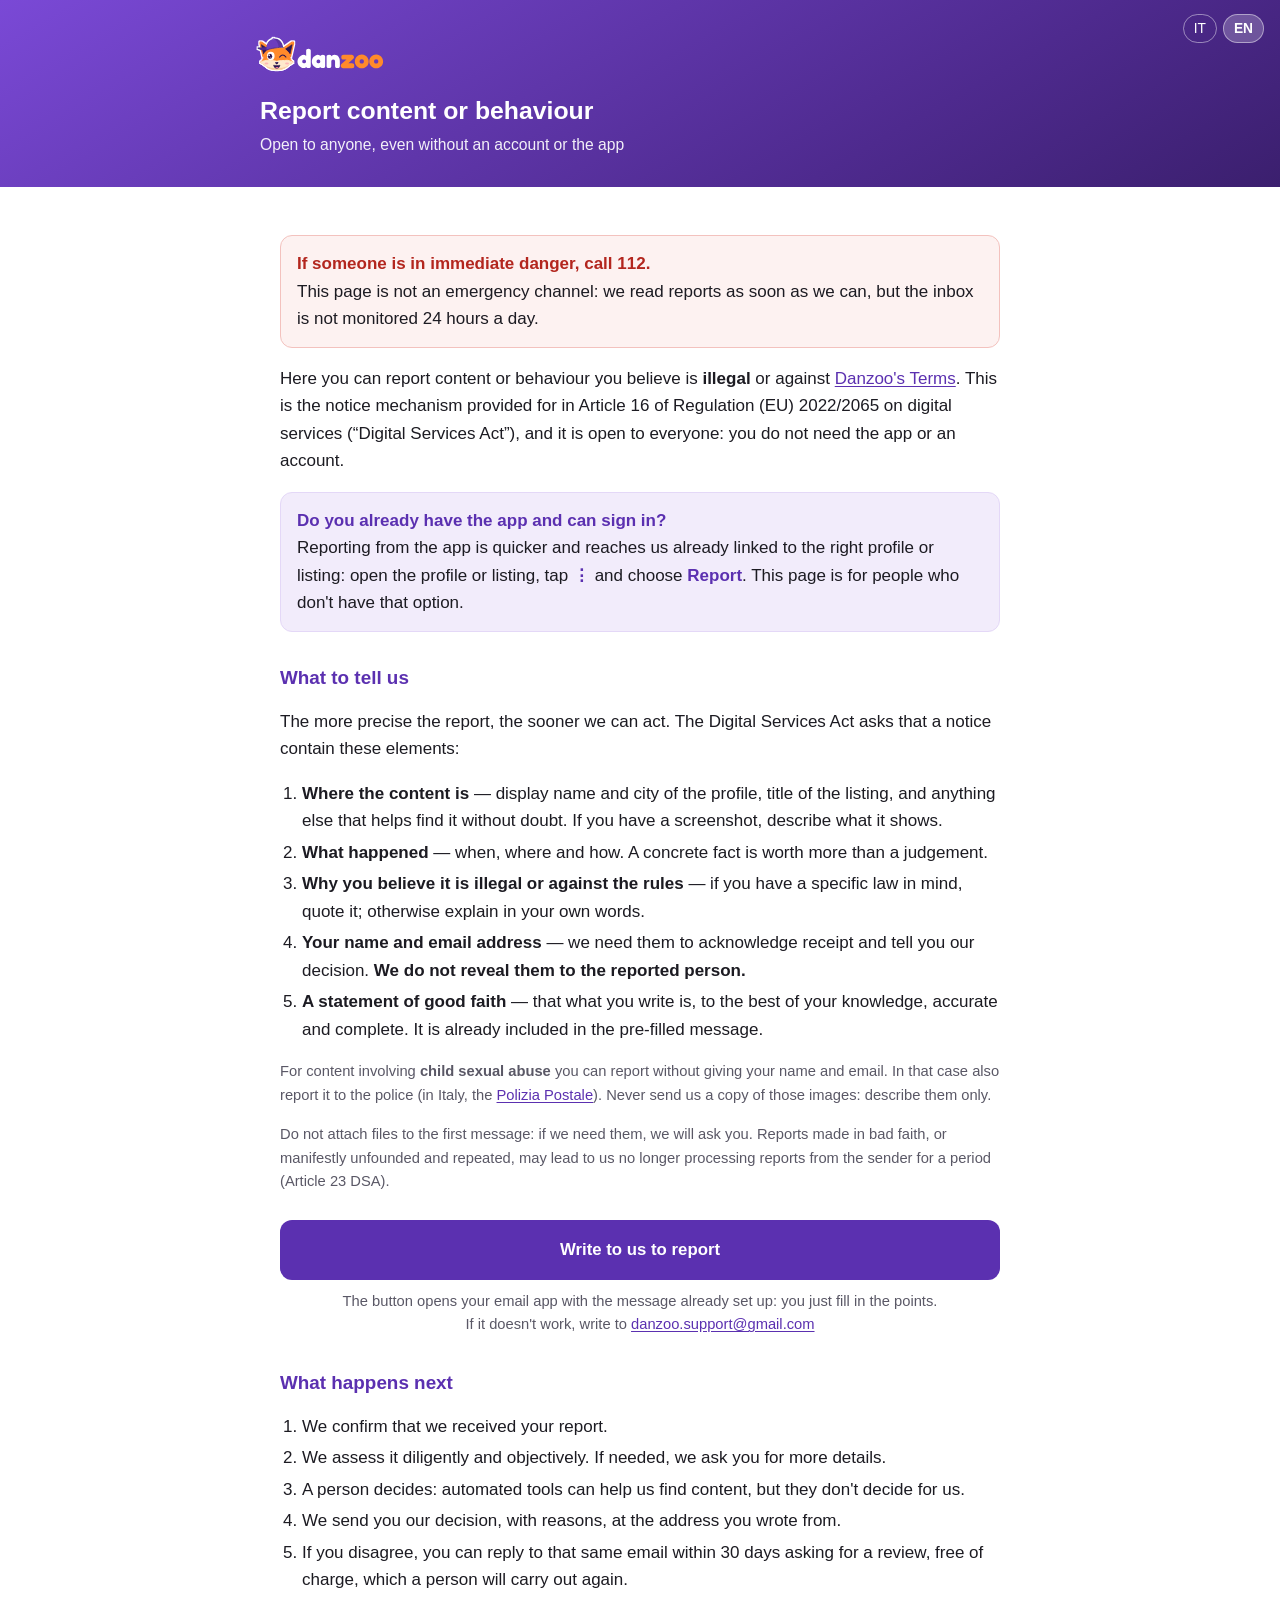
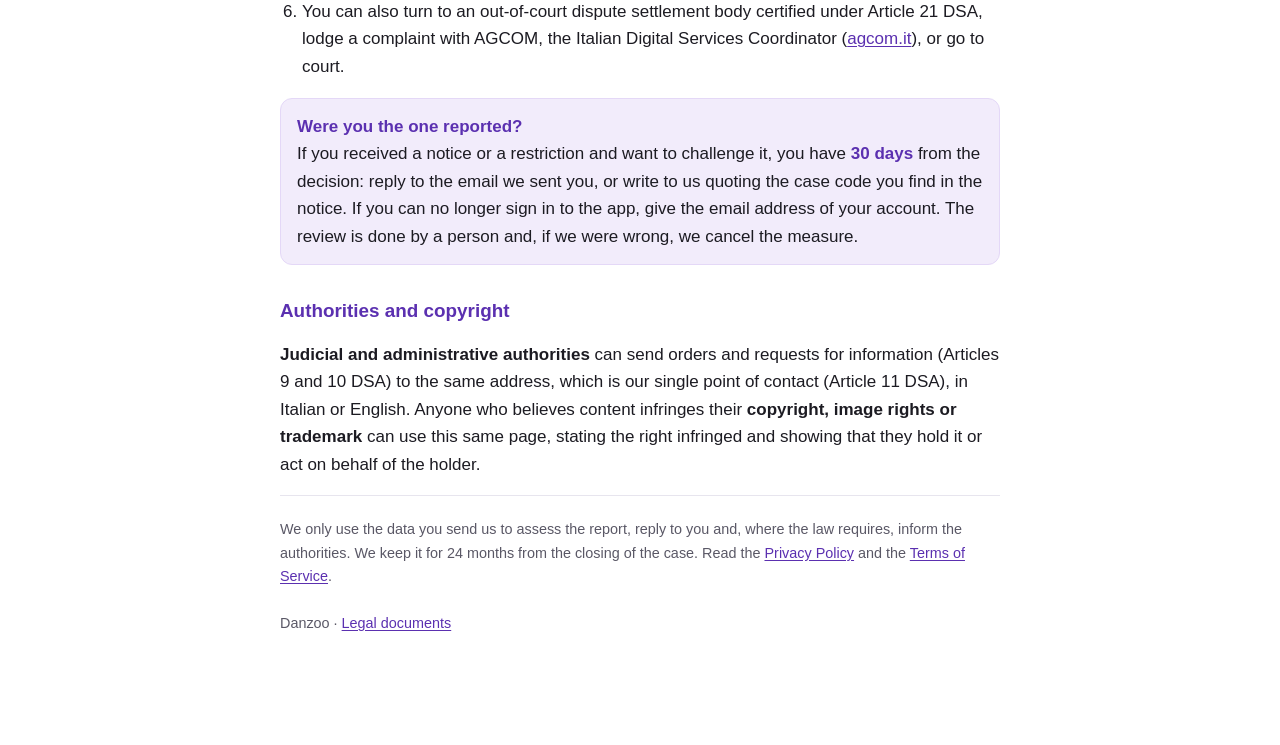
<file: segnala-en.html>
<!DOCTYPE html>
<html lang="en">
<head>
<meta charset="utf-8">
<meta name="viewport" content="width=device-width, initial-scale=1">
<title>Report content or behaviour — Danzoo</title>
<meta name="robots" content="index,follow">
<link rel="alternate" hreflang="en" href="./segnala-en.html">
<link rel="alternate" hreflang="it" href="./segnala.html">
<link rel="stylesheet" href="./legal.css">
<link rel="icon" type="image/png" href="./favicon.png">
<script src="./legal.js" defer></script>
</head>
<body>
<header class="band">
  <nav class="lang" aria-label="Language">
    <a href="./segnala.html" data-lang="it">IT</a>
    <a href="./segnala-en.html" data-lang="en" aria-current="true">EN</a>
  </nav>
  <div class="wrap">
    <div class="brand"><img src="./logo.svg" alt="Danzoo" width="135" height="44"></div>
    <h1>Report content or behaviour</h1>
    <p>Open to anyone, even without an account or the app</p>
  </div>
</header>

<main>
<div class="wrap">

<div class="box urgent">
  <strong>If someone is in immediate danger, call 112.</strong><br>
  This page is not an emergency channel: we read reports as soon as we can, but the inbox is not
  monitored 24 hours a day.
</div>

<p>Here you can report content or behaviour you believe is <strong>illegal</strong> or against
<a href="./terms-en.html#conduct">Danzoo's Terms</a>. This is the notice mechanism provided for
in Article 16 of Regulation (EU) 2022/2065 on digital services (“Digital Services Act”), and it is
open to everyone: you do not need the app or an account.</p>

<div class="box">
  <strong>Do you already have the app and can sign in?</strong><br>
  Reporting from the app is quicker and reaches us already linked to the right profile or listing:
  open the profile or listing, tap <strong>⋮</strong> and choose <strong>Report</strong>. This page
  is for people who don't have that option.
</div>

<h2>What to tell us</h2>
<p>The more precise the report, the sooner we can act. The Digital Services Act asks that a notice
contain these elements:</p>
<ol>
  <li><strong>Where the content is</strong> — display name and city of the profile, title of the
      listing, and anything else that helps find it without doubt. If you have a screenshot,
      describe what it shows.</li>
  <li><strong>What happened</strong> — when, where and how. A concrete fact is worth more than a
      judgement.</li>
  <li><strong>Why you believe it is illegal or against the rules</strong> — if you have a specific
      law in mind, quote it; otherwise explain in your own words.</li>
  <li><strong>Your name and email address</strong> — we need them to acknowledge receipt and tell
      you our decision. <strong>We do not reveal them to the reported person.</strong></li>
  <li><strong>A statement of good faith</strong> — that what you write is, to the best of your
      knowledge, accurate and complete. It is already included in the pre-filled message.</li>
</ol>
<p class="muted">For content involving <strong>child sexual abuse</strong> you can report without
giving your name and email. In that case also report it to the police (in Italy, the
<a href="https://www.commissariatodips.it">Polizia Postale</a>). Never send us a copy of those
images: describe them only.</p>
<p class="muted">Do not attach files to the first message: if we need them, we will ask you. Reports
made in bad faith, or manifestly unfounded and repeated, may lead to us no longer processing
reports from the sender for a period (Article 23 DSA).</p>

<a class="cta" id="mail" href="#">Write to us to report</a>
<p class="alt">
  The button opens your email app with the message already set up: you just fill in the points.<br>
  If it doesn't work, write to <a id="plain" href="#">…</a>
</p>

<h2>What happens next</h2>
<ol>
  <li>We confirm that we received your report.</li>
  <li>We assess it diligently and objectively. If needed, we ask you for more details.</li>
  <li>A person decides: automated tools can help us find content, but they don't decide for us.</li>
  <li>We send you our decision, with reasons, at the address you wrote from.</li>
  <li>If you disagree, you can reply to that same email within 30 days asking for a review, free of
      charge, which a person will carry out again.</li>
  <li>You can also turn to an out-of-court dispute settlement body certified under Article 21 DSA,
      lodge a complaint with AGCOM, the Italian Digital Services Coordinator
      (<a href="https://www.agcom.it">agcom.it</a>), or go to court.</li>
</ol>

<div class="box">
  <strong>Were you the one reported?</strong><br>
  If you received a notice or a restriction and want to challenge it, you have <strong>30
  days</strong> from the decision: reply to the email we sent you, or write to us quoting the case
  code you find in the notice. If you can no longer sign in to the app, give the email address of
  your account. The review is done by a person and, if we were wrong, we cancel the measure.
</div>

<h2>Authorities and copyright</h2>
<p><strong>Judicial and administrative authorities</strong> can send orders and requests for
information (Articles 9 and 10 DSA) to the same address, which is our single point of contact
(Article 11 DSA), in Italian or English. Anyone who believes content infringes their
<strong>copyright, image rights or trademark</strong> can use this same page, stating the right
infringed and showing that they hold it or act on behalf of the holder.</p>

<footer>
  We only use the data you send us to assess the report, reply to you and, where the law requires,
  inform the authorities. We keep it for 24 months from the closing of the case.
  Read the <a href="./privacy-en.html">Privacy Policy</a> and the
  <a href="./terms-en.html">Terms of Service</a>.<br><br>
  Danzoo · <a href="./index-en.html">Legal documents</a>
</footer>

</div>
</main>

<script>
// ⚠️ THE ONLY PLACE TO UPDATE if the support address changes.
// Keep it aligned with _support_contact() in the database:
//   select public.admin_set_support_contact('new@address.com', null);
const SUPPORT_EMAIL = "danzoo.support@gmail.com";

const SUBJECT = "Danzoo report (Art. 16 DSA)";

const BODY = [
  "1) WHERE THE CONTENT IS",
  "   (display name and city of the profile, listing title, other details)",
  "   ...",
  "",
  "2) WHAT HAPPENED",
  "   (when, where, how)",
  "   ...",
  "",
  "3) WHY I BELIEVE IT IS ILLEGAL OR AGAINST THE RULES",
  "   ...",
  "",
  "4) EVIDENCE I CAN SHOW",
  "   (describe it: screenshots, messages, witnesses. Don't attach files now)",
  "   ...",
  "",
  "5) NAME AND CONTACT",
  "   Name: ...",
  "   Email: (the one I'm writing from is fine; give another if you prefer)",
  "",
  "I declare in good faith that the information and allegations in this",
  "report are, to the best of my knowledge, accurate and complete.",
  ""
].join("\n");

const link = "mailto:" + SUPPORT_EMAIL +
             "?subject=" + encodeURIComponent(SUBJECT) +
             "&body="    + encodeURIComponent(BODY);

document.getElementById("mail").href = link;
const plain = document.getElementById("plain");
plain.href = "mailto:" + SUPPORT_EMAIL;
plain.textContent = SUPPORT_EMAIL;
</script>

</body>
</html>
</file>
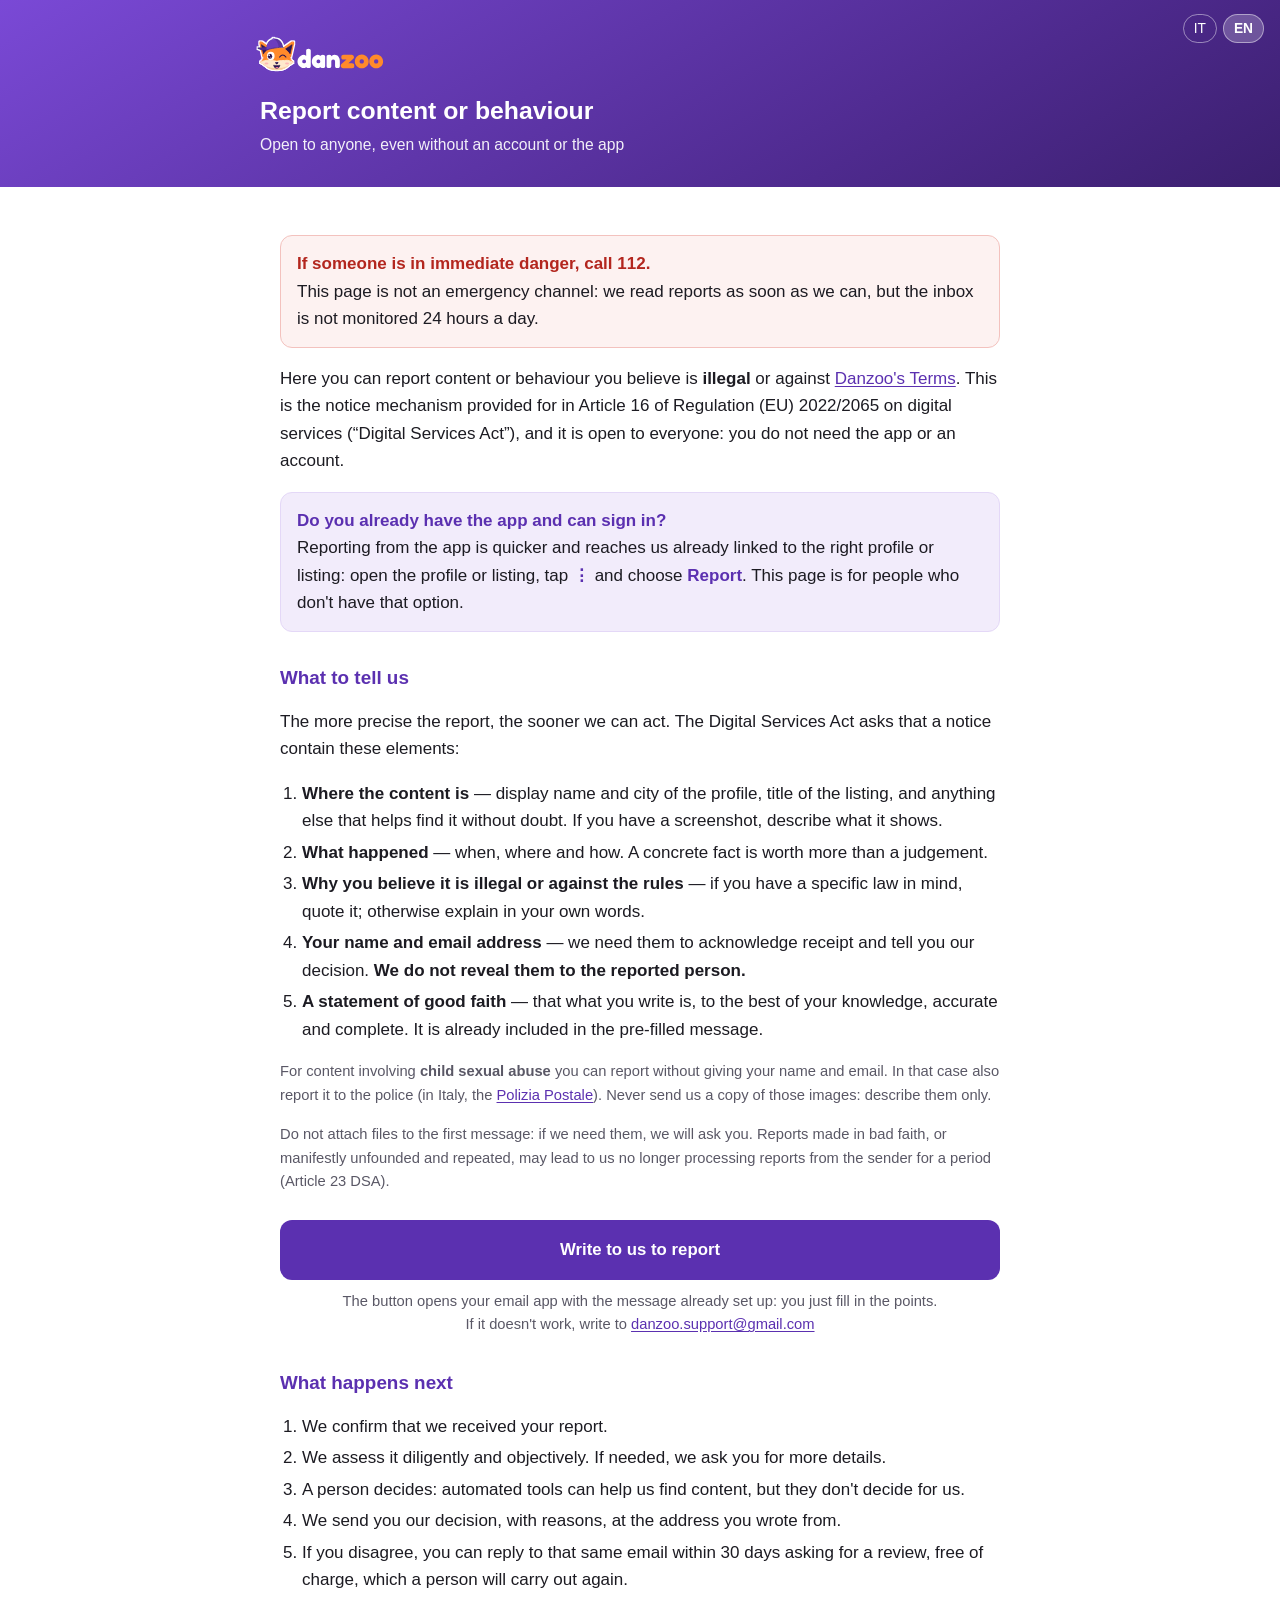
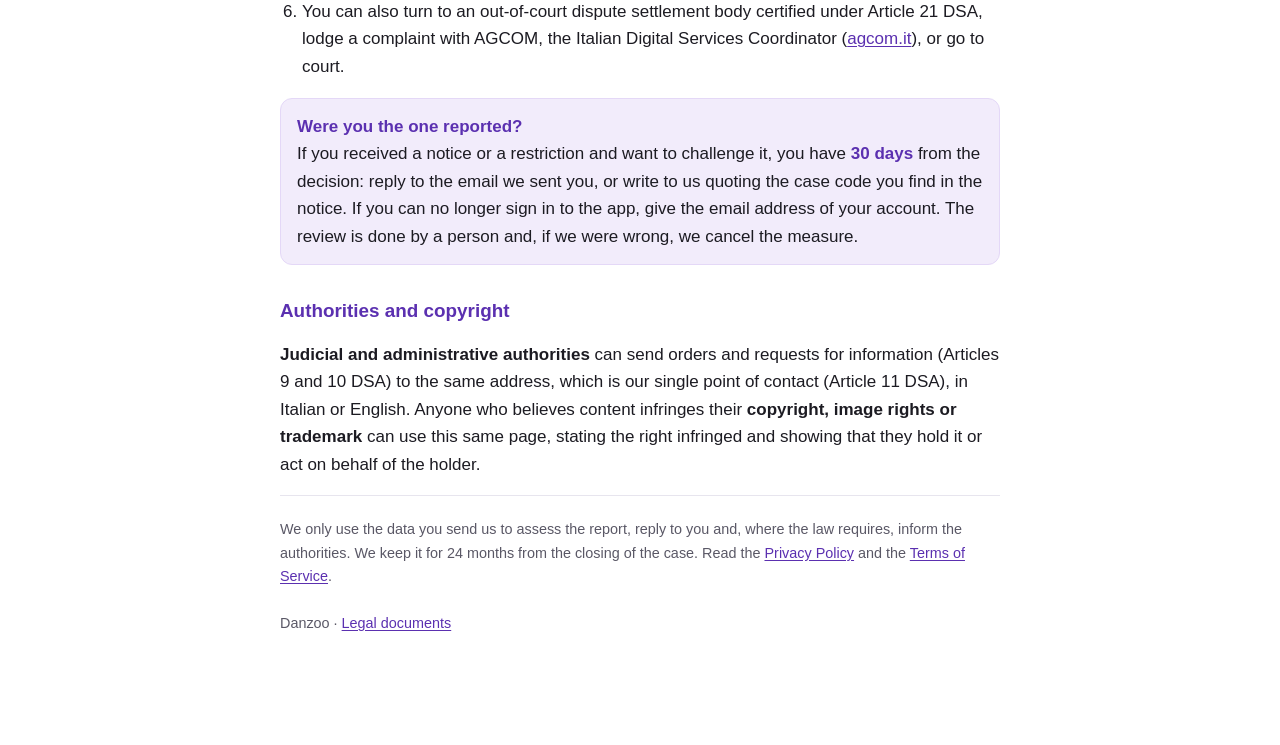
<file: segnala.html>
<!DOCTYPE html>
<html lang="it">
<head>
<meta charset="utf-8">
<meta name="viewport" content="width=device-width, initial-scale=1">
<title>Segnala un contenuto o un comportamento — Danzoo</title>
<meta name="robots" content="index,follow">
<link rel="alternate" hreflang="en" href="./segnala-en.html">
<link rel="alternate" hreflang="it" href="./segnala.html">
<link rel="stylesheet" href="./legal.css">
<link rel="icon" type="image/png" href="./favicon.png">
<script src="./legal.js" defer></script>
</head>
<body>
<header class="band">
  <nav class="lang" aria-label="Lingua">
    <a href="./segnala.html" data-lang="it" aria-current="true">IT</a>
    <a href="./segnala-en.html" data-lang="en">EN</a>
  </nav>
  <div class="wrap">
    <div class="brand"><img src="./logo.svg" alt="Danzoo" width="135" height="44"></div>
    <h1>Segnala un contenuto o un comportamento</h1>
    <p>Aperto a chiunque, anche senza account e senza l'app</p>
  </div>
</header>

<main>
<div class="wrap">

<div class="box urgent">
  <strong>Se una persona è in pericolo immediato, chiama il 112.</strong><br>
  Questa pagina non è un canale di emergenza: leggiamo le segnalazioni il prima possibile, ma
  la casella non è presidiata 24 ore su 24.
</div>

<p>Da qui puoi segnalare contenuti o comportamenti che ritieni <strong>illegali</strong> o
contrari ai <a href="./terms.html#condotta">Termini di Danzoo</a>. È il meccanismo di
segnalazione previsto dall'articolo 16 del Regolamento (UE) 2022/2065 sui servizi digitali
(«Digital Services Act»), ed è aperto a tutti: non serve avere l'app, né un account.</p>

<div class="box">
  <strong>Hai già l'app e riesci ad accedere?</strong><br>
  Segnalare dall'app è più rapido e ci arriva già collegato al profilo o all'annuncio giusto:
  apri il profilo o l'annuncio, tocca <strong>⋮</strong> e scegli <strong>Segnala</strong>.
  Questa pagina serve a chi quella strada non ce l'ha.
</div>

<h2>Cosa scriverci</h2>
<p>Più la segnalazione è precisa, prima possiamo agire. Il Digital Services Act chiede che una
segnalazione contenga questi elementi:</p>
<ol>
  <li><strong>Dove si trova il contenuto</strong> — nome visualizzato e città del profilo,
      titolo dell'annuncio, e tutto quello che aiuta a trovarlo senza dubbi. Se hai uno
      screenshot, descrivi cosa mostra.</li>
  <li><strong>Cosa è successo</strong> — quando, dove e in che modo. Un fatto concreto vale più
      di un giudizio.</li>
  <li><strong>Perché ritieni che sia illegale o contrario alle regole</strong> — se pensi a una
      norma precisa, citala; altrimenti spiega con parole tue.</li>
  <li><strong>Il tuo nome e il tuo indirizzo email</strong> — ci servono per confermarti la
      ricezione e comunicarti la decisione. <strong>Non li riveliamo alla persona
      segnalata.</strong></li>
  <li><strong>Una dichiarazione di buona fede</strong> — che quanto scrivi è, per quanto ne
      sai, esatto e completo. È già inclusa nel messaggio preimpostato.</li>
</ol>
<p class="muted">Per i contenuti che riguardano <strong>abusi sessuali su minori</strong> puoi
segnalare anche senza indicare nome ed email. In quel caso segnala anche alla
<a href="https://www.commissariatodips.it">Polizia Postale</a>. Non inviarci mai copia di quelle
immagini: descrivile soltanto.</p>
<p class="muted">Non allegare file al primo messaggio: se ci servono, te li chiediamo noi. Le
segnalazioni fatte in malafede, o manifestamente infondate e ripetute, possono portare a non
esaminare più per un periodo le segnalazioni di chi le invia (art. 23 DSA).</p>

<a class="cta" id="mail" href="#">Scrivici per segnalare</a>
<p class="alt">
  Il pulsante apre il tuo programma di posta con il messaggio già impostato: devi solo
  riempire i punti.<br>
  Se non funziona, scrivi a <a id="plain" href="#">…</a>
</p>

<h2>Cosa succede dopo</h2>
<ol>
  <li>Ti confermiamo di aver ricevuto la segnalazione.</li>
  <li>La valutiamo in modo diligente e obiettivo. Se serve, ti chiediamo qualche dettaglio in
      più.</li>
  <li>Decide una persona: gli strumenti automatici possono aiutarci a individuare un
      contenuto, ma non decidono al posto nostro.</li>
  <li>Ti comunichiamo la decisione all'indirizzo da cui ci hai scritto, con le ragioni.</li>
  <li>Se non sei d'accordo, puoi rispondere a quella stessa email entro 30 giorni chiedendo un
      riesame, gratuito, che farà di nuovo una persona.</li>
  <li>Puoi anche rivolgerti a un organismo di risoluzione extragiudiziale certificato ai sensi
      dell'art. 21 DSA, presentare reclamo all'AGCOM
      (<a href="https://www.agcom.it">agcom.it</a>), o all'autorità giudiziaria.</li>
</ol>

<div class="box">
  <strong>Sei tu a essere stato segnalato?</strong><br>
  Se hai ricevuto un avviso o una limitazione e vuoi contestarla, hai <strong>30 giorni</strong>
  dalla decisione: rispondi all'email che ti abbiamo inviato, oppure scrivici citando il codice
  del caso che trovi nell'avviso. Se non riesci più ad accedere all'app, indica l'indirizzo
  email del tuo account. Il riesame lo fa una persona e, se abbiamo sbagliato, annulliamo il
  provvedimento.
</div>

<h2>Autorità e diritti d'autore</h2>
<p>Le <strong>autorità</strong> giudiziarie e amministrative possono inviare ordini e richieste
di informazioni (artt. 9 e 10 DSA) allo stesso indirizzo, che è il nostro punto di contatto
unico (art. 11 DSA), in italiano o in inglese. Chi ritiene che un contenuto violi un suo
<strong>diritto d'autore, di immagine o di marchio</strong> può usare questa stessa pagina,
indicando il diritto violato e dimostrando di esserne titolare o di agire per conto del
titolare.</p>

<footer>
  I dati che ci invii li usiamo soltanto per valutare la segnalazione, risponderti e, se la
  legge lo impone, informare le autorità. Li conserviamo per 24 mesi dalla chiusura del caso.
  Leggi l'<a href="./privacy.html">Informativa sulla Privacy</a> e i
  <a href="./terms.html">Termini di Servizio</a>.<br><br>
  Danzoo · <a href="./index.html">Documenti legali</a>
</footer>

</div>
</main>

<script>
// ⚠️ UNICO PUNTO DA AGGIORNARE se cambi indirizzo di assistenza.
// Va tenuto allineato a _support_contact() nel database:
//   select public.admin_set_support_contact('nuovo@indirizzo.it', null);
const SUPPORT_EMAIL = "danzoo.support@gmail.com";

const OGGETTO = "Segnalazione Danzoo (art. 16 DSA)";

const CORPO = [
  "1) DOVE SI TROVA IL CONTENUTO",
  "   (nome visualizzato e città del profilo, titolo dell'annuncio, altri dettagli)",
  "   ...",
  "",
  "2) COSA E' SUCCESSO",
  "   (quando, dove, in che modo)",
  "   ...",
  "",
  "3) PERCHE' RITENGO CHE SIA ILLEGALE O CONTRARIO ALLE REGOLE",
  "   ...",
  "",
  "4) PROVE CHE POSSO MOSTRARE",
  "   (descrivile: screenshot, messaggi, testimoni. Non allegare file adesso)",
  "   ...",
  "",
  "5) NOME E RECAPITO",
  "   Nome: ...",
  "   Email: (quella da cui scrivo va bene; indicane un'altra se preferisci)",
  "",
  "Dichiaro in buona fede che le informazioni e le affermazioni contenute in",
  "questa segnalazione sono, per quanto ne so, esatte e complete.",
  ""
].join("\n");

const link = "mailto:" + SUPPORT_EMAIL +
             "?subject=" + encodeURIComponent(OGGETTO) +
             "&body="    + encodeURIComponent(CORPO);

document.getElementById("mail").href = link;
const plain = document.getElementById("plain");
plain.href = "mailto:" + SUPPORT_EMAIL;
plain.textContent = SUPPORT_EMAIL;
</script>

</body>
</html>
</file>
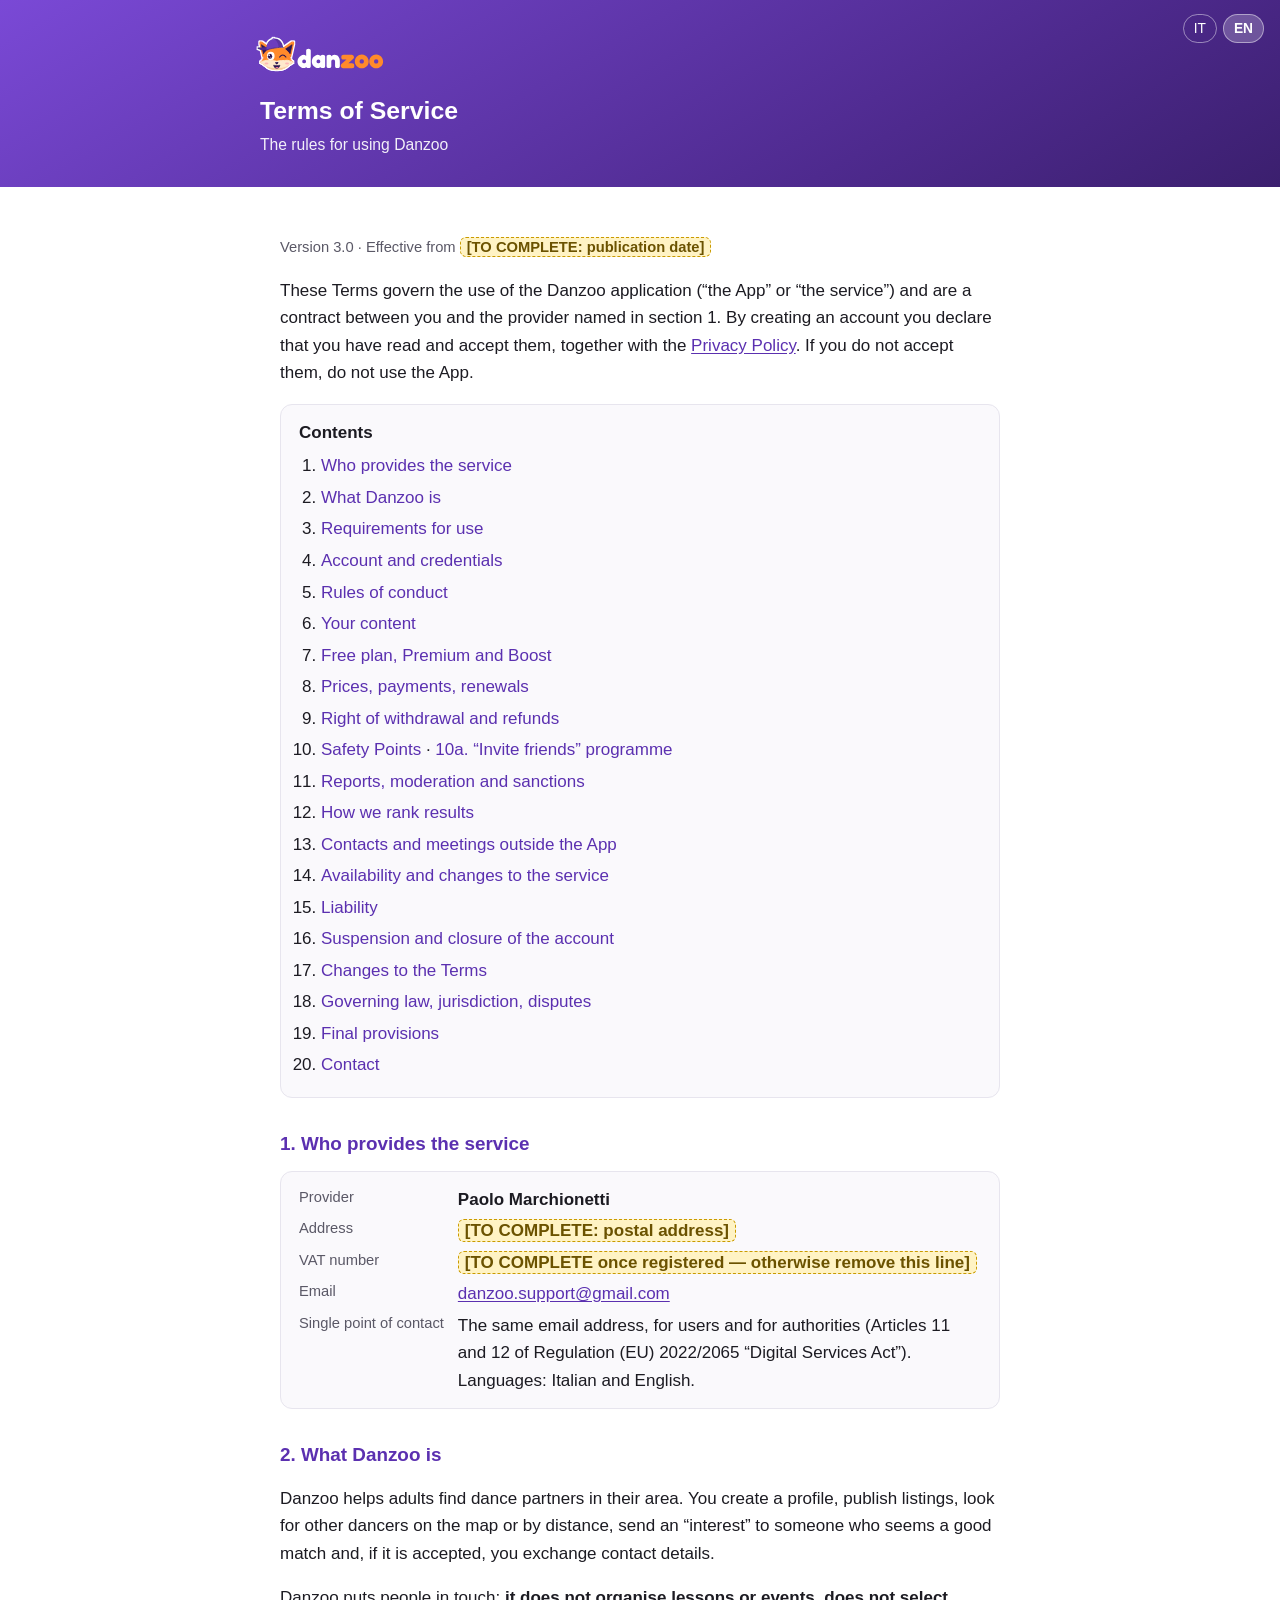
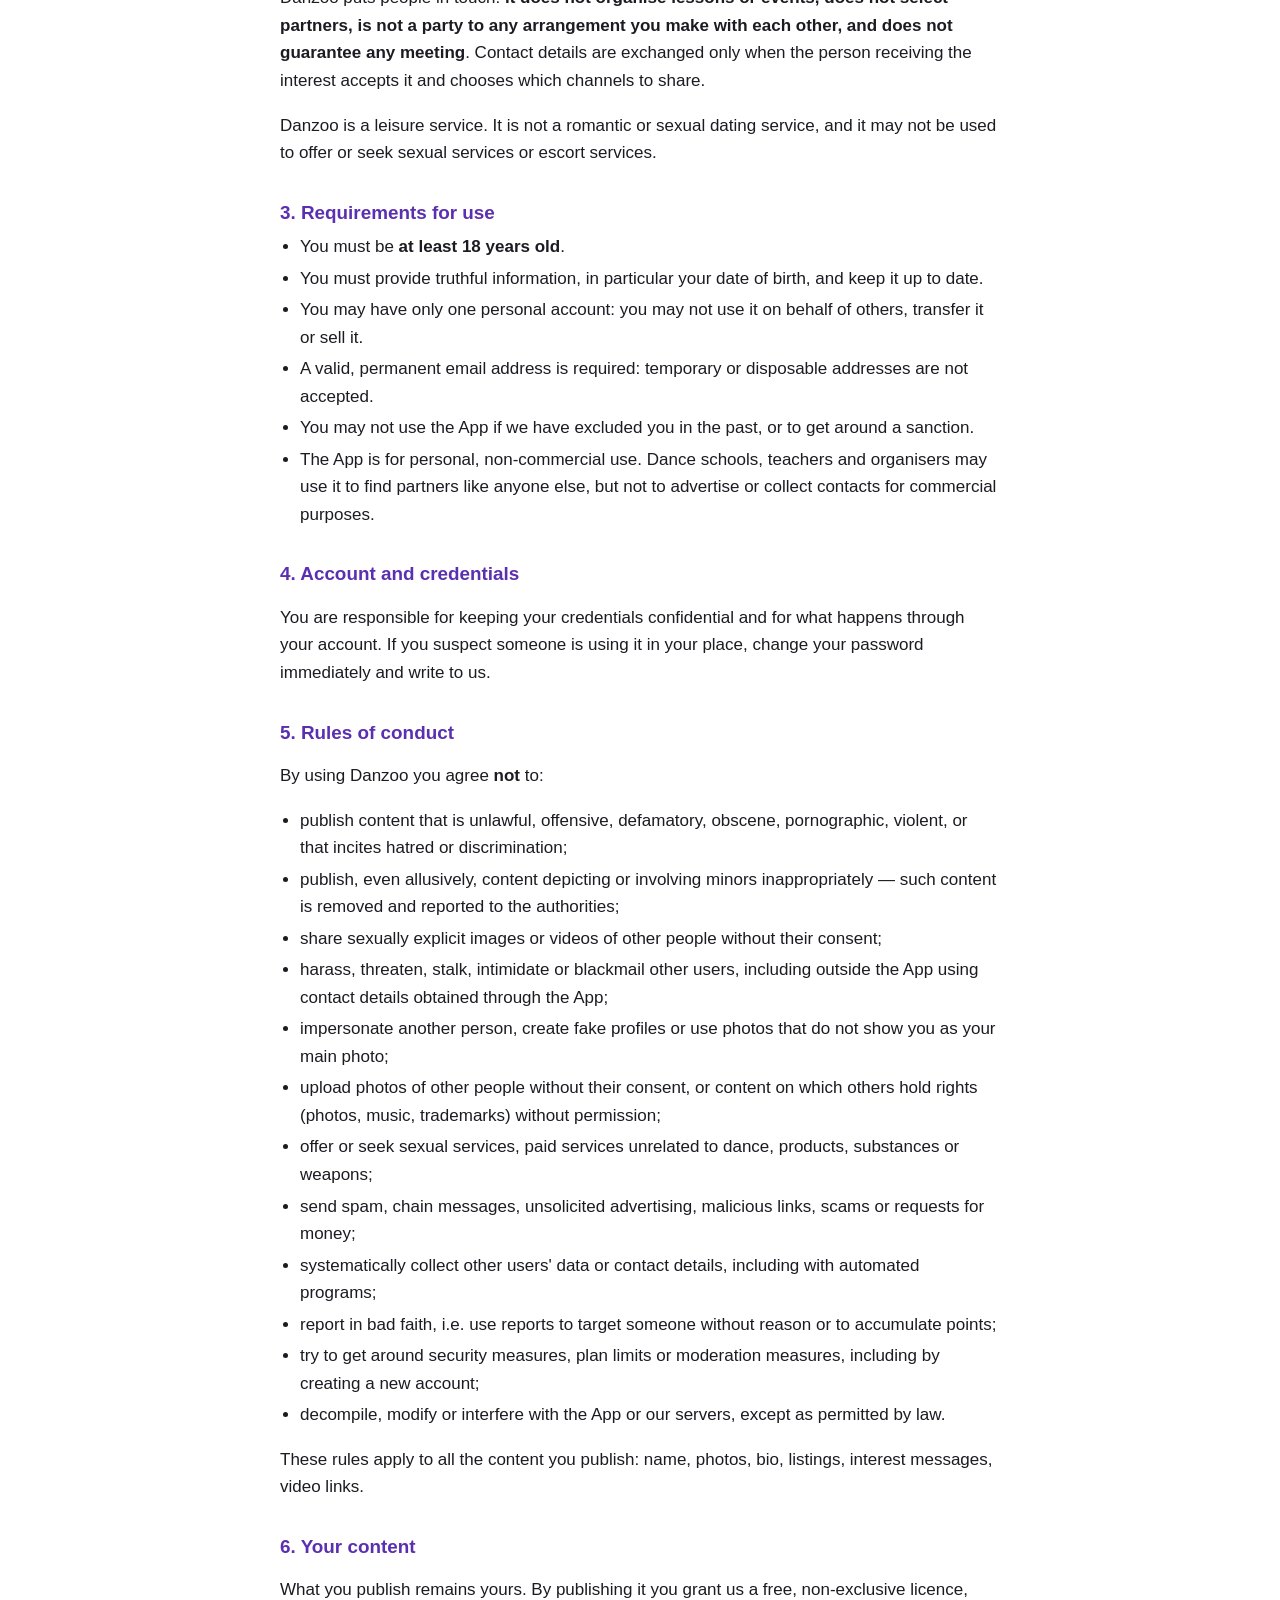
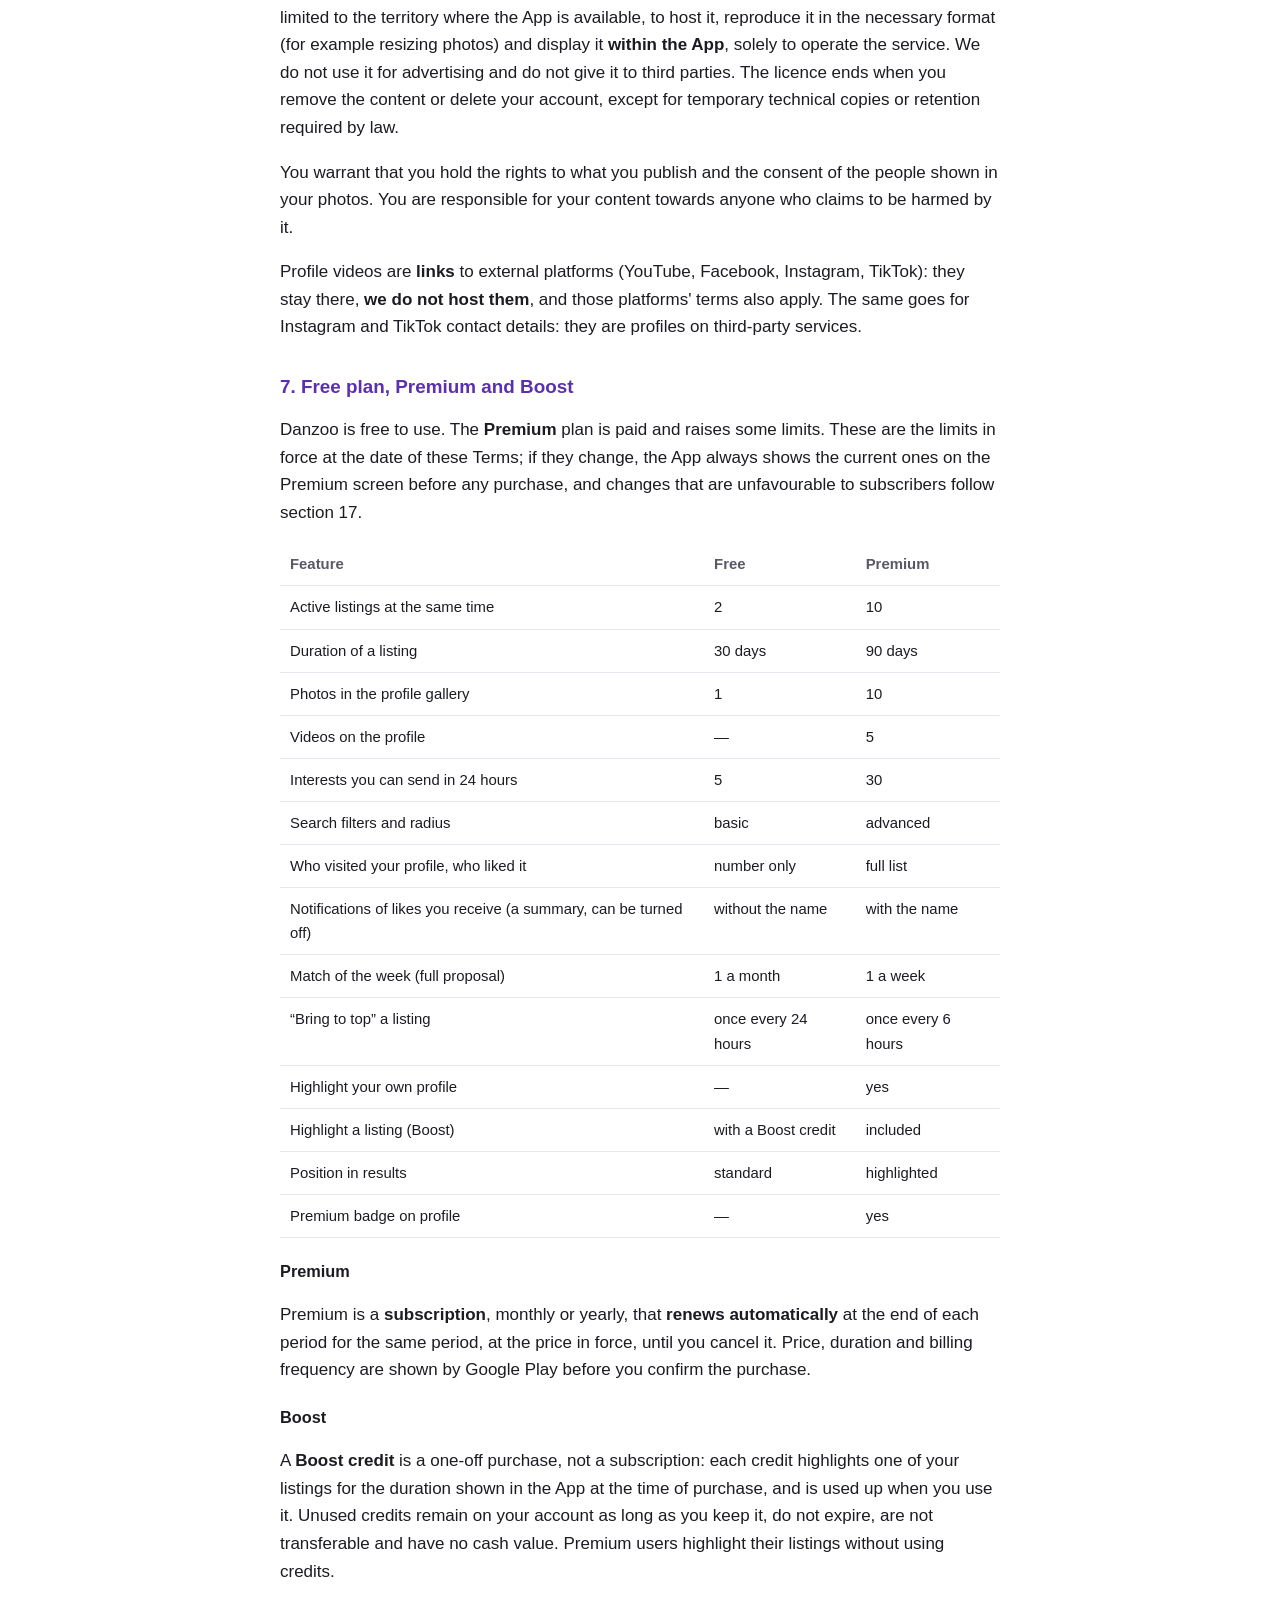
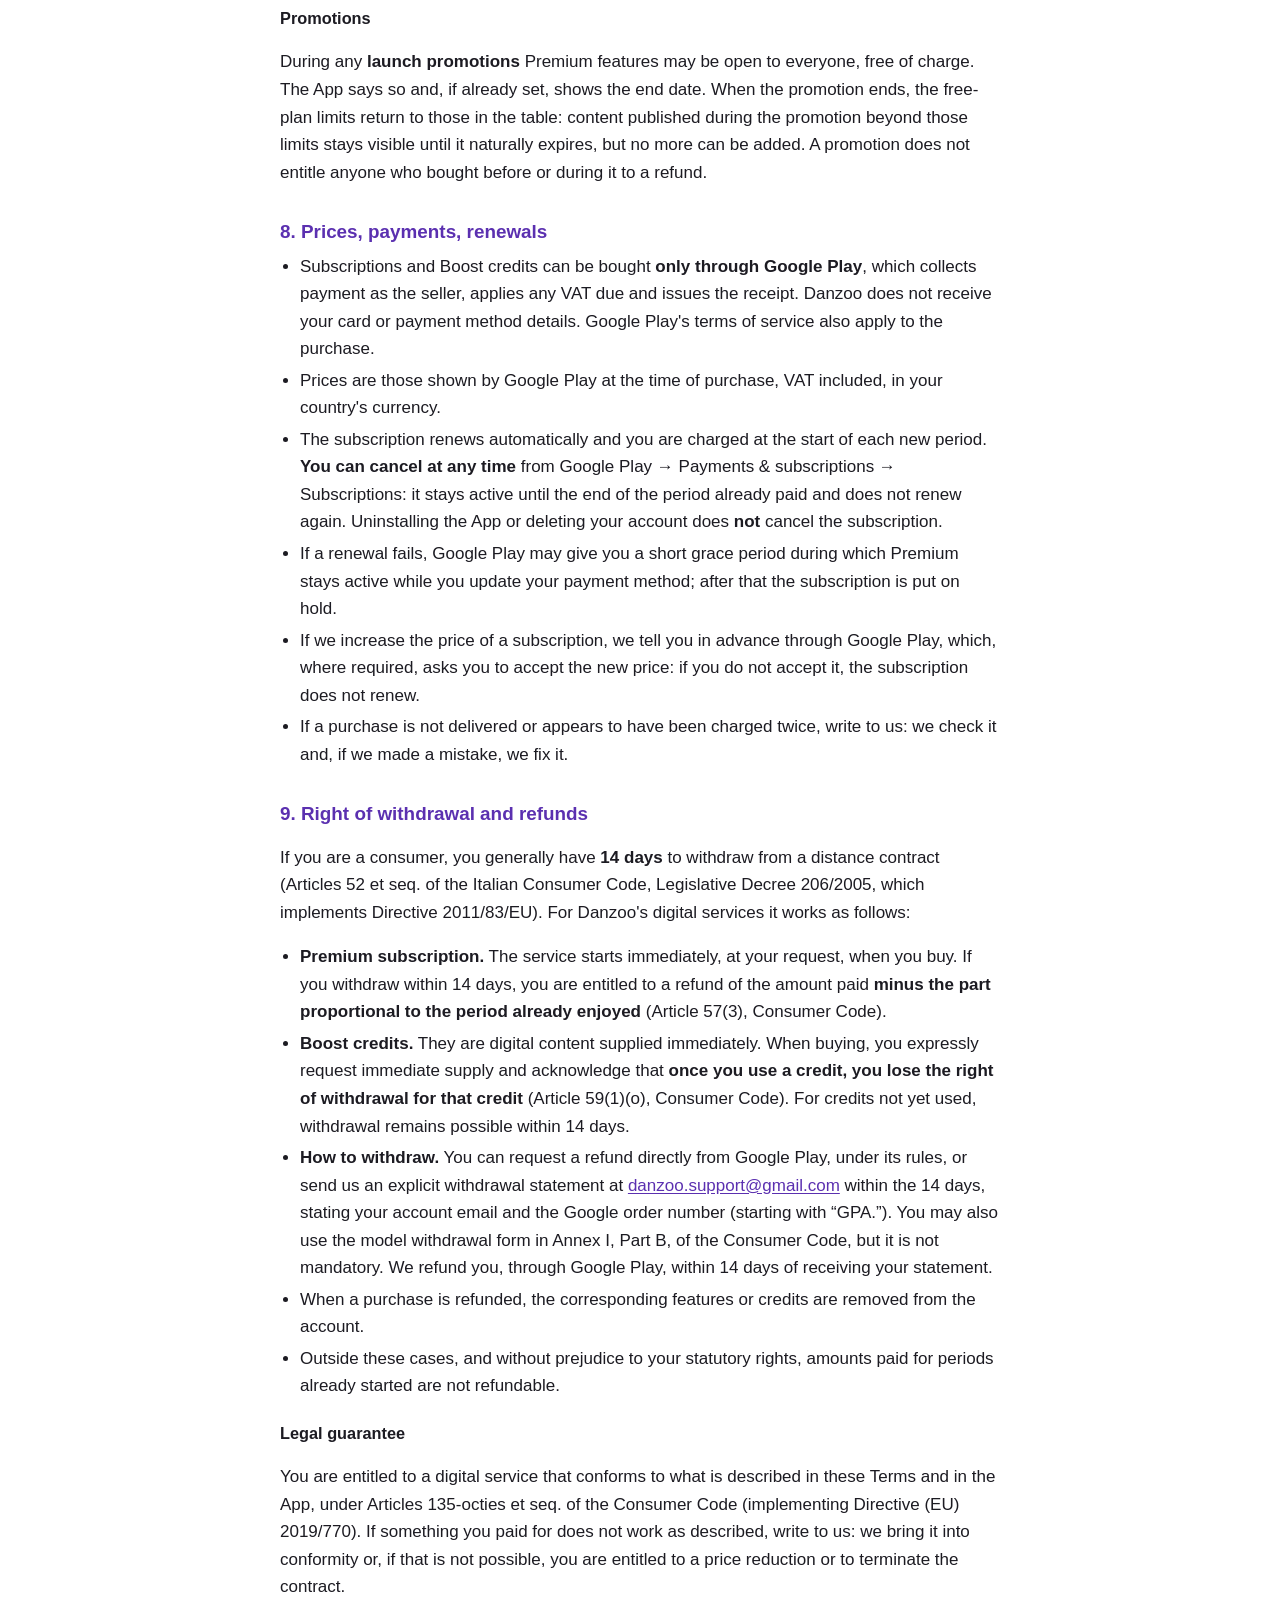
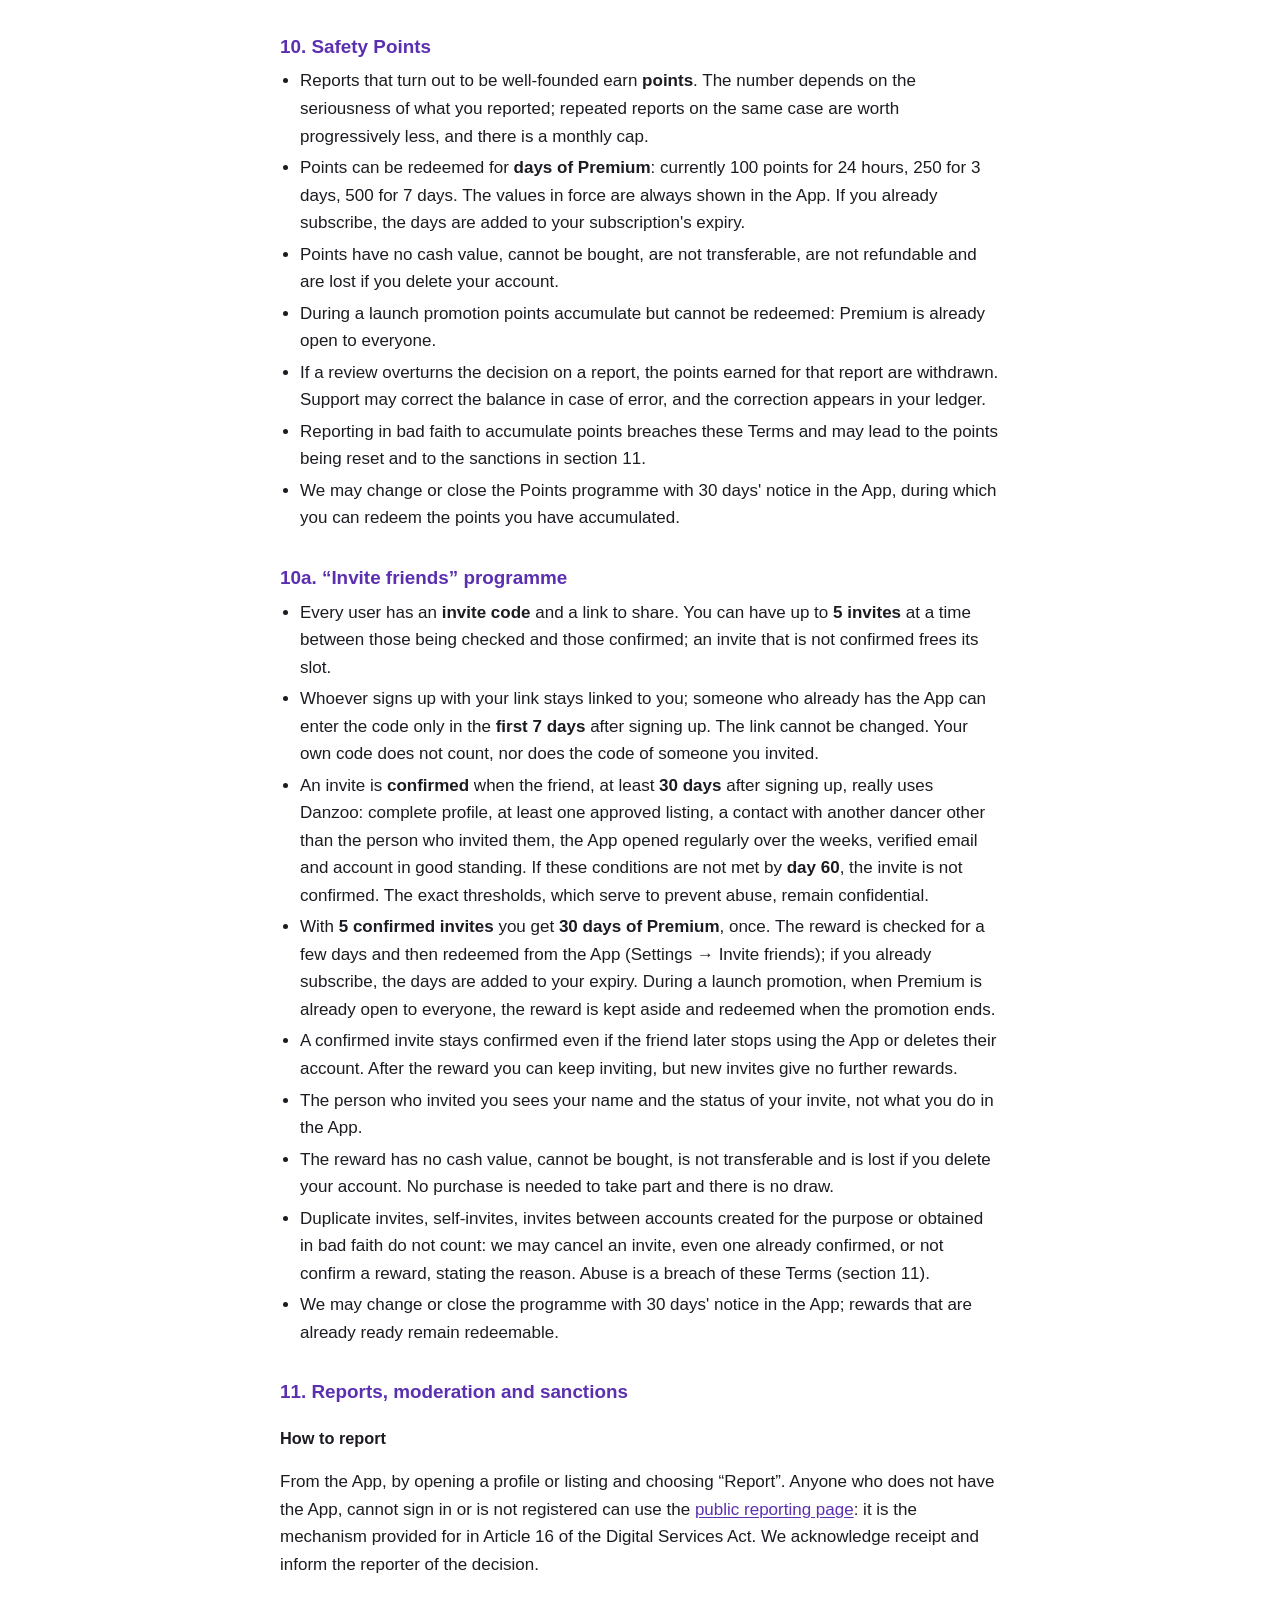
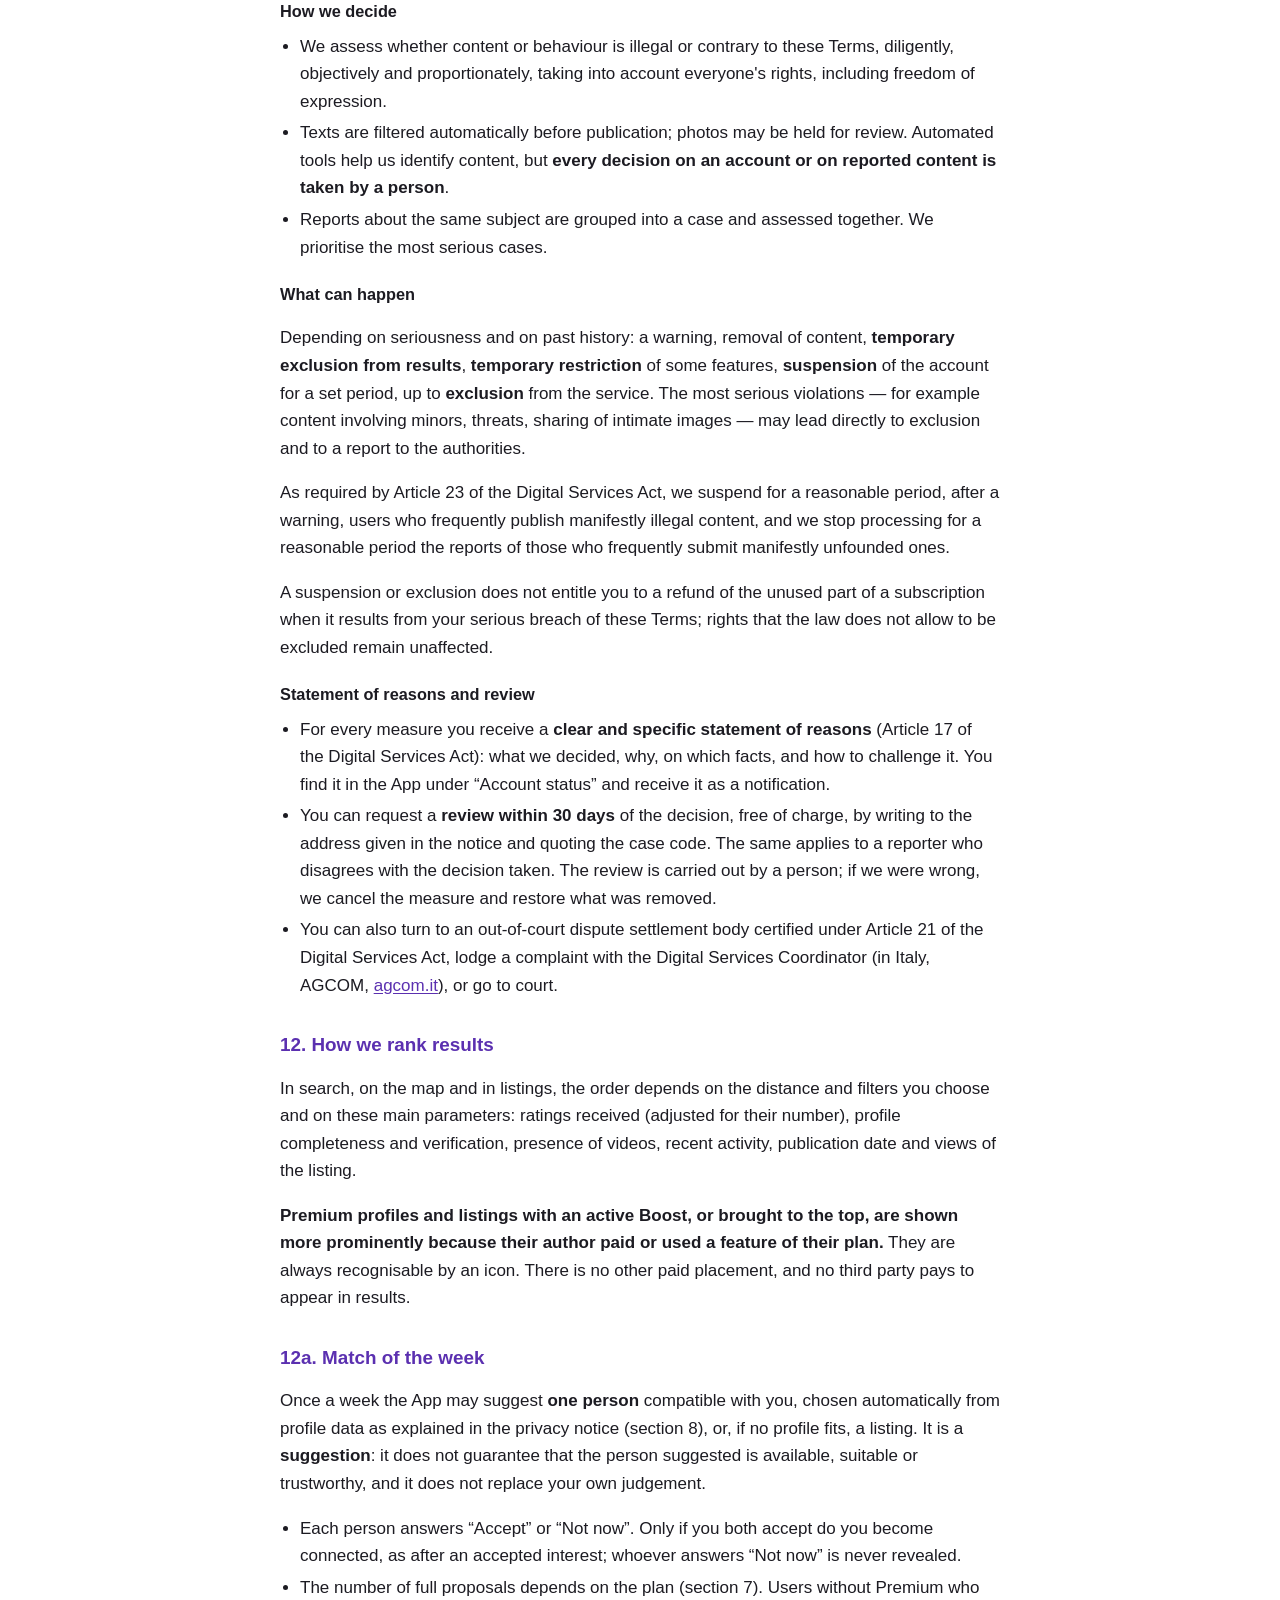
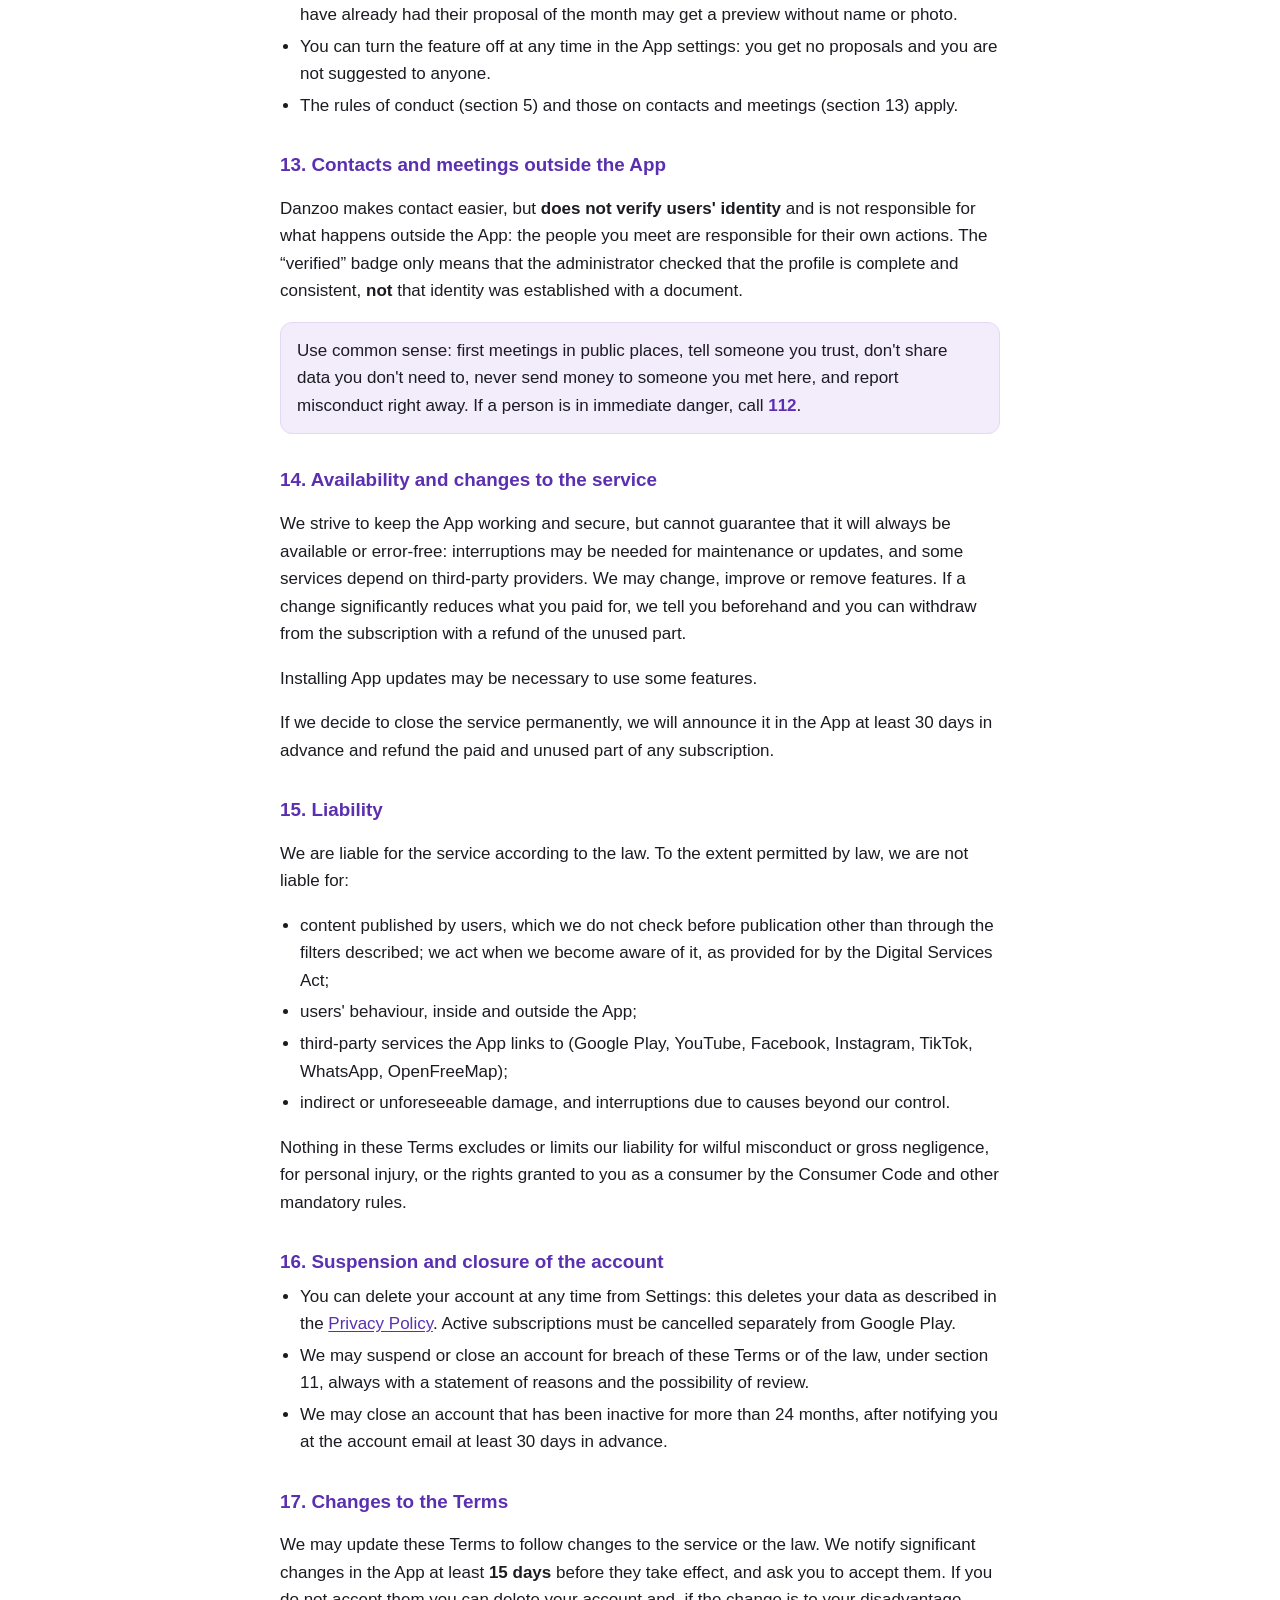
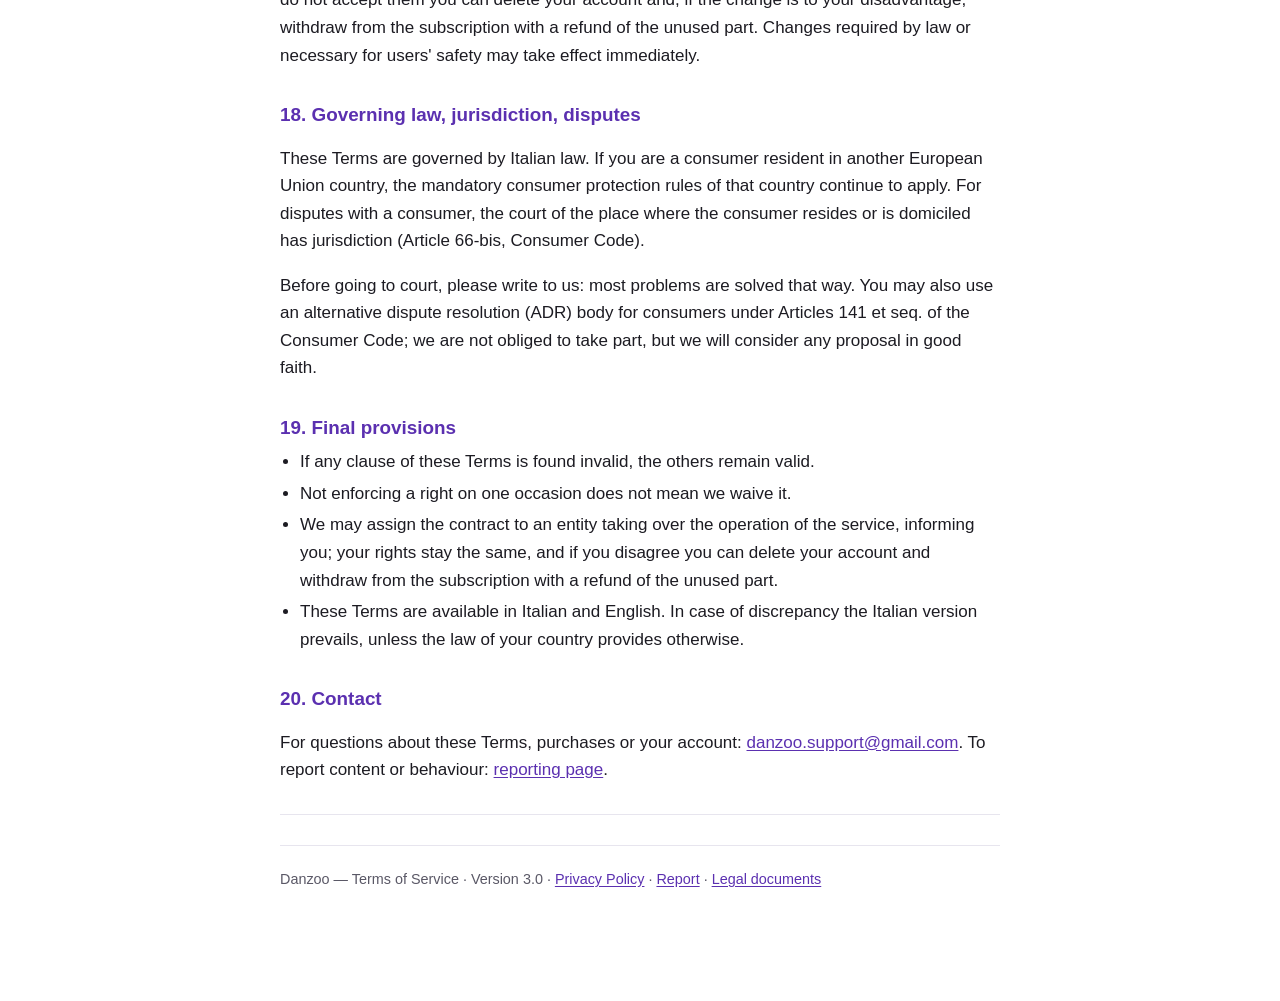
<file: terms-en.html>
<!DOCTYPE html>
<html lang="en">
<head>
<meta charset="utf-8">
<meta name="viewport" content="width=device-width, initial-scale=1">
<title>Terms of Service — Danzoo</title>
<meta name="robots" content="index,follow">
<link rel="alternate" hreflang="en" href="./terms-en.html">
<link rel="alternate" hreflang="it" href="./terms.html">
<link rel="stylesheet" href="./legal.css">
<link rel="icon" type="image/png" href="./favicon.png">
<script src="./legal.js" defer></script>
</head>
<body>
<header class="band">
  <nav class="lang" aria-label="Language">
    <a href="./terms.html" data-lang="it">IT</a>
    <a href="./terms-en.html" data-lang="en" aria-current="true">EN</a>
  </nav>
  <div class="wrap">
    <div class="brand"><img src="./logo.svg" alt="Danzoo" width="135" height="44"></div>
    <h1>Terms of Service</h1>
    <p>The rules for using Danzoo</p>
  </div>
</header>

<main>
<div class="wrap">

<p class="muted">Version 3.0 · Effective from <span class="todo">[TO COMPLETE: publication date]</span></p>

<p>These Terms govern the use of the Danzoo application (“the App” or “the service”) and are a
contract between you and the provider named in section 1. By creating an account you declare
that you have read and accept them, together with the <a href="./privacy-en.html">Privacy
Policy</a>. If you do not accept them, do not use the App.</p>

<div class="toc">
  <strong>Contents</strong>
  <ol>
    <li><a href="#provider">Who provides the service</a></li>
    <li><a href="#what">What Danzoo is</a></li>
    <li><a href="#requirements">Requirements for use</a></li>
    <li><a href="#account">Account and credentials</a></li>
    <li><a href="#conduct">Rules of conduct</a></li>
    <li><a href="#content">Your content</a></li>
    <li><a href="#plans">Free plan, Premium and Boost</a></li>
    <li><a href="#payments">Prices, payments, renewals</a></li>
    <li><a href="#withdrawal">Right of withdrawal and refunds</a></li>
    <li><a href="#points">Safety Points</a> · <a href="#invites">10a. “Invite friends” programme</a></li>
    <li><a href="#moderation">Reports, moderation and sanctions</a></li>
    <li><a href="#ranking">How we rank results</a></li>
    <li><a href="#meetings">Contacts and meetings outside the App</a></li>
    <li><a href="#availability">Availability and changes to the service</a></li>
    <li><a href="#liability">Liability</a></li>
    <li><a href="#closure">Suspension and closure of the account</a></li>
    <li><a href="#changes">Changes to the Terms</a></li>
    <li><a href="#law">Governing law, jurisdiction, disputes</a></li>
    <li><a href="#misc">Final provisions</a></li>
    <li><a href="#contact">Contact</a></li>
  </ol>
</div>

<!-- ════════════════════════════════════════════════════════════════════ -->
<h2 id="provider">1. Who provides the service</h2>
<div class="legal-id">
  <dl>
    <dt>Provider</dt>
    <dd><strong>Paolo Marchionetti</strong></dd>
    <dt>Address</dt>
    <dd><span class="todo">[TO COMPLETE: postal address]</span></dd>
    <dt>VAT number</dt>
    <dd><span class="todo">[TO COMPLETE once registered — otherwise remove this line]</span></dd>
    <dt>Email</dt>
    <dd><a href="mailto:danzoo.support@gmail.com">danzoo.support@gmail.com</a></dd>
    <dt>Single point of contact</dt>
    <dd>The same email address, for users and for authorities (Articles 11 and 12 of
        Regulation (EU) 2022/2065 “Digital Services Act”). Languages: Italian and English.</dd>
  </dl>
</div>

<!-- ════════════════════════════════════════════════════════════════════ -->
<h2 id="what">2. What Danzoo is</h2>
<p>Danzoo helps adults find dance partners in their area. You create a profile, publish
listings, look for other dancers on the map or by distance, send an “interest” to someone who
seems a good match and, if it is accepted, you exchange contact details.</p>
<p>Danzoo puts people in touch: <strong>it does not organise lessons or events, does not
select partners, is not a party to any arrangement you make with each other, and does not
guarantee any meeting</strong>. Contact details are exchanged only when the person receiving the
interest accepts it and chooses which channels to share.</p>
<p>Danzoo is a leisure service. It is not a romantic or sexual dating service, and it may not
be used to offer or seek sexual services or escort services.</p>

<!-- ════════════════════════════════════════════════════════════════════ -->
<h2 id="requirements">3. Requirements for use</h2>
<ul>
  <li>You must be <strong>at least 18 years old</strong>.</li>
  <li>You must provide truthful information, in particular your date of birth, and keep it up to
      date.</li>
  <li>You may have only one personal account: you may not use it on behalf of others, transfer it
      or sell it.</li>
  <li>A valid, permanent email address is required: temporary or disposable addresses are not
      accepted.</li>
  <li>You may not use the App if we have excluded you in the past, or to get around a
      sanction.</li>
  <li>The App is for personal, non-commercial use. Dance schools, teachers and organisers may use
      it to find partners like anyone else, but not to advertise or collect contacts for
      commercial purposes.</li>
</ul>

<!-- ════════════════════════════════════════════════════════════════════ -->
<h2 id="account">4. Account and credentials</h2>
<p>You are responsible for keeping your credentials confidential and for what happens through
your account. If you suspect someone is using it in your place, change your password immediately
and write to us.</p>

<!-- ════════════════════════════════════════════════════════════════════ -->
<h2 id="conduct">5. Rules of conduct</h2>
<p>By using Danzoo you agree <strong>not</strong> to:</p>
<ul>
  <li>publish content that is unlawful, offensive, defamatory, obscene, pornographic, violent, or
      that incites hatred or discrimination;</li>
  <li>publish, even allusively, content depicting or involving minors inappropriately — such
      content is removed and reported to the authorities;</li>
  <li>share sexually explicit images or videos of other people without their consent;</li>
  <li>harass, threaten, stalk, intimidate or blackmail other users, including outside the App
      using contact details obtained through the App;</li>
  <li>impersonate another person, create fake profiles or use photos that do not show you as your
      main photo;</li>
  <li>upload photos of other people without their consent, or content on which others hold rights
      (photos, music, trademarks) without permission;</li>
  <li>offer or seek sexual services, paid services unrelated to dance, products, substances or
      weapons;</li>
  <li>send spam, chain messages, unsolicited advertising, malicious links, scams or requests for
      money;</li>
  <li>systematically collect other users' data or contact details, including with automated
      programs;</li>
  <li>report in bad faith, i.e. use reports to target someone without reason or to accumulate
      points;</li>
  <li>try to get around security measures, plan limits or moderation measures, including by
      creating a new account;</li>
  <li>decompile, modify or interfere with the App or our servers, except as permitted by law.</li>
</ul>
<p>These rules apply to all the content you publish: name, photos, bio, listings, interest
messages, video links.</p>

<!-- ════════════════════════════════════════════════════════════════════ -->
<h2 id="content">6. Your content</h2>
<p>What you publish remains yours. By publishing it you grant us a free, non-exclusive licence,
limited to the territory where the App is available, to host it, reproduce it in the necessary
format (for example resizing photos) and display it <strong>within the App</strong>, solely to
operate the service. We do not use it for advertising and do not give it to third parties. The
licence ends when you remove the content or delete your account, except for temporary technical
copies or retention required by law.</p>
<p>You warrant that you hold the rights to what you publish and the consent of the people shown in
your photos. You are responsible for your content towards anyone who claims to be harmed by
it.</p>
<p>Profile videos are <strong>links</strong> to external platforms (YouTube, Facebook, Instagram,
TikTok): they stay there, <strong>we do not host them</strong>, and those platforms' terms also
apply. The same goes for Instagram and TikTok contact details: they are profiles on third-party
services.</p>

<!-- ════════════════════════════════════════════════════════════════════ -->
<h2 id="plans">7. Free plan, Premium and Boost</h2>
<p>Danzoo is free to use. The <strong>Premium</strong> plan is paid and raises some limits.
These are the limits in force at the date of these Terms; if they change, the App always shows the
current ones on the Premium screen before any purchase, and changes that are unfavourable to
subscribers follow section 17.</p>

<table>
  <tr><th>Feature</th><th>Free</th><th>Premium</th></tr>
  <tr><td>Active listings at the same time</td><td class="num">2</td><td class="num">10</td></tr>
  <tr><td>Duration of a listing</td><td class="num">30 days</td><td class="num">90 days</td></tr>
  <tr><td>Photos in the profile gallery</td><td class="num">1</td><td class="num">10</td></tr>
  <tr><td>Videos on the profile</td><td class="num">—</td><td class="num">5</td></tr>
  <tr><td>Interests you can send in 24 hours</td><td class="num">5</td><td class="num">30</td></tr>
  <tr><td>Search filters and radius</td><td>basic</td><td>advanced</td></tr>
  <tr><td>Who visited your profile, who liked it</td><td>number only</td><td>full list</td></tr>
  <tr><td>Notifications of likes you receive (a summary, can be turned off)</td><td>without the name</td><td>with the name</td></tr>
  <tr><td>Match of the week (full proposal)</td><td>1 a month</td><td>1 a week</td></tr>
  <tr><td>“Bring to top” a listing</td><td>once every 24 hours</td><td>once every 6 hours</td></tr>
  <tr><td>Highlight your own profile</td><td class="num">—</td><td>yes</td></tr>
  <tr><td>Highlight a listing (Boost)</td><td>with a Boost credit</td><td>included</td></tr>
  <tr><td>Position in results</td><td>standard</td><td>highlighted</td></tr>
  <tr><td>Premium badge on profile</td><td class="num">—</td><td class="num">yes</td></tr>
</table>

<h3>Premium</h3>
<p>Premium is a <strong>subscription</strong>, monthly or yearly, that <strong>renews
automatically</strong> at the end of each period for the same period, at the price in force, until
you cancel it. Price, duration and billing frequency are shown by Google Play before you confirm
the purchase.</p>

<h3>Boost</h3>
<p>A <strong>Boost credit</strong> is a one-off purchase, not a subscription: each credit
highlights one of your listings for the duration shown in the App at the time of purchase, and is
used up when you use it. Unused credits remain on your account as long as you keep it, do not
expire, are not transferable and have no cash value. Premium users highlight their listings
without using credits.</p>

<h3>Promotions</h3>
<p>During any <strong>launch promotions</strong> Premium features may be open to everyone,
free of charge. The App says so and, if already set, shows the end date. When the promotion ends,
the free-plan limits return to those in the table: content published during the promotion beyond
those limits stays visible until it naturally expires, but no more can be added. A promotion does
not entitle anyone who bought before or during it to a refund.</p>

<!-- ════════════════════════════════════════════════════════════════════ -->
<h2 id="payments">8. Prices, payments, renewals</h2>
<ul>
  <li>Subscriptions and Boost credits can be bought <strong>only through Google Play</strong>,
      which collects payment as the seller, applies any VAT due and issues the receipt.
      Danzoo does not receive your card or payment method details. Google Play's terms of
      service also apply to the purchase.</li>
  <li>Prices are those shown by Google Play at the time of purchase, VAT included, in your
      country's currency.</li>
  <li>The subscription renews automatically and you are charged at the start of each new period.
      <strong>You can cancel at any time</strong> from Google Play → Payments &amp; subscriptions
      → Subscriptions: it stays active until the end of the period already paid and does not renew
      again. Uninstalling the App or deleting your account does <strong>not</strong> cancel the
      subscription.</li>
  <li>If a renewal fails, Google Play may give you a short grace period during which Premium stays
      active while you update your payment method; after that the subscription is put on
      hold.</li>
  <li>If we increase the price of a subscription, we tell you in advance through Google Play,
      which, where required, asks you to accept the new price: if you do not accept it, the
      subscription does not renew.</li>
  <li>If a purchase is not delivered or appears to have been charged twice, write to us: we check
      it and, if we made a mistake, we fix it.</li>
</ul>

<!-- ════════════════════════════════════════════════════════════════════ -->
<h2 id="withdrawal">9. Right of withdrawal and refunds</h2>
<p>If you are a consumer, you generally have <strong>14 days</strong> to withdraw from a distance
contract (Articles 52 et seq. of the Italian Consumer Code, Legislative Decree 206/2005, which
implements Directive 2011/83/EU). For Danzoo's digital services it works as follows:</p>
<ul>
  <li><strong>Premium subscription.</strong> The service starts immediately, at your request, when
      you buy. If you withdraw within 14 days, you are entitled to a refund of the amount paid
      <strong>minus the part proportional to the period already enjoyed</strong> (Article 57(3),
      Consumer Code).</li>
  <li><strong>Boost credits.</strong> They are digital content supplied immediately. When buying,
      you expressly request immediate supply and acknowledge that <strong>once you use a credit,
      you lose the right of withdrawal for that credit</strong> (Article 59(1)(o), Consumer Code).
      For credits not yet used, withdrawal remains possible within 14 days.</li>
  <li><strong>How to withdraw.</strong> You can request a refund directly from Google Play, under
      its rules, or send us an explicit withdrawal statement at
      <a href="mailto:danzoo.support@gmail.com">danzoo.support@gmail.com</a> within the
      14 days, stating your account email and the Google order number (starting with “GPA.”). You
      may also use the model withdrawal form in Annex I, Part B, of the Consumer Code, but it is
      not mandatory. We refund you, through Google Play, within 14 days of receiving your
      statement.</li>
  <li>When a purchase is refunded, the corresponding features or credits are removed from the
      account.</li>
  <li>Outside these cases, and without prejudice to your statutory rights, amounts paid for periods
      already started are not refundable.</li>
</ul>
<h3>Legal guarantee</h3>
<p>You are entitled to a digital service that conforms to what is described in these Terms and in
the App, under Articles 135-octies et seq. of the Consumer Code (implementing Directive (EU)
2019/770). If something you paid for does not work as described, write to us: we bring it into
conformity or, if that is not possible, you are entitled to a price reduction or to terminate the
contract.</p>

<!-- ════════════════════════════════════════════════════════════════════ -->
<h2 id="points">10. Safety Points</h2>
<ul>
  <li>Reports that turn out to be well-founded earn <strong>points</strong>. The number depends
      on the seriousness of what you reported; repeated reports on the same case are worth
      progressively less, and there is a monthly cap.</li>
  <li>Points can be redeemed for <strong>days of Premium</strong>: currently 100 points for 24
      hours, 250 for 3 days, 500 for 7 days. The values in force are always shown in the App. If
      you already subscribe, the days are added to your subscription's expiry.</li>
  <li>Points have no cash value, cannot be bought, are not transferable, are not refundable and
      are lost if you delete your account.</li>
  <li>During a launch promotion points accumulate but cannot be redeemed: Premium is already open
      to everyone.</li>
  <li>If a review overturns the decision on a report, the points earned for that report are
      withdrawn. Support may correct the balance in case of error, and the correction appears in
      your ledger.</li>
  <li>Reporting in bad faith to accumulate points breaches these Terms and may lead to the points
      being reset and to the sanctions in section 11.</li>
  <li>We may change or close the Points programme with 30 days' notice in the App, during which
      you can redeem the points you have accumulated.</li>
</ul>

<!-- ════════════════════════════════════════════════════════════════════ -->
<h2 id="invites">10a. “Invite friends” programme</h2>
<ul>
  <li>Every user has an <strong>invite code</strong> and a link to share. You can have up to
      <strong>5 invites</strong> at a time between those being checked and those confirmed; an
      invite that is not confirmed frees its slot.</li>
  <li>Whoever signs up with your link stays linked to you; someone who already has the App can
      enter the code only in the <strong>first 7 days</strong> after signing up. The link cannot be
      changed. Your own code does not count, nor does the code of someone you invited.</li>
  <li>An invite is <strong>confirmed</strong> when the friend, at least <strong>30 days</strong>
      after signing up, really uses Danzoo: complete profile, at least one approved listing, a
      contact with another dancer other than the person who invited them, the App opened
      regularly over the weeks, verified email and account in good standing. If these conditions
      are not met by <strong>day 60</strong>, the invite is not confirmed. The exact thresholds,
      which serve to prevent abuse, remain confidential.</li>
  <li>With <strong>5 confirmed invites</strong> you get <strong>30 days of Premium</strong>, once.
      The reward is checked for a few days and then redeemed from the App (Settings → Invite
      friends); if you already subscribe, the days are added to your expiry. During a launch
      promotion, when Premium is already open to everyone, the reward is kept aside and redeemed
      when the promotion ends.</li>
  <li>A confirmed invite stays confirmed even if the friend later stops using the App or deletes
      their account. After the reward you can keep inviting, but new invites give no further
      rewards.</li>
  <li>The person who invited you sees your name and the status of your invite, not what you do in
      the App.</li>
  <li>The reward has no cash value, cannot be bought, is not transferable and is lost if you delete
      your account. No purchase is needed to take part and there is no draw.</li>
  <li>Duplicate invites, self-invites, invites between accounts created for the purpose or obtained
      in bad faith do not count: we may cancel an invite, even one already confirmed, or not
      confirm a reward, stating the reason. Abuse is a breach of these Terms (section 11).</li>
  <li>We may change or close the programme with 30 days' notice in the App; rewards that are
      already ready remain redeemable.</li>
</ul>

<!-- ════════════════════════════════════════════════════════════════════ -->
<h2 id="moderation">11. Reports, moderation and sanctions</h2>

<h3>How to report</h3>
<p>From the App, by opening a profile or listing and choosing “Report”. Anyone who does not have
the App, cannot sign in or is not registered can use the <a href="./segnala-en.html">public
reporting page</a>: it is the mechanism provided for in Article 16 of the Digital Services Act. We
acknowledge receipt and inform the reporter of the decision.</p>

<h3>How we decide</h3>
<ul>
  <li>We assess whether content or behaviour is illegal or contrary to these Terms, diligently,
      objectively and proportionately, taking into account everyone's rights, including freedom of
      expression.</li>
  <li>Texts are filtered automatically before publication; photos may be held for review.
      Automated tools help us identify content, but <strong>every decision on an account or on
      reported content is taken by a person</strong>.</li>
  <li>Reports about the same subject are grouped into a case and assessed together. We prioritise
      the most serious cases.</li>
</ul>

<h3>What can happen</h3>
<p>Depending on seriousness and on past history: a warning, removal of content,
<strong>temporary exclusion from results</strong>, <strong>temporary restriction</strong> of some
features, <strong>suspension</strong> of the account for a set period, up to
<strong>exclusion</strong> from the service. The most serious violations — for example content
involving minors, threats, sharing of intimate images — may lead directly to exclusion and to a
report to the authorities.</p>
<p>As required by Article 23 of the Digital Services Act, we suspend for a reasonable period, after
a warning, users who frequently publish manifestly illegal content, and we stop processing for a
reasonable period the reports of those who frequently submit manifestly unfounded ones.</p>
<p>A suspension or exclusion does not entitle you to a refund of the unused part of a subscription
when it results from your serious breach of these Terms; rights that the law does not allow to be
excluded remain unaffected.</p>

<h3>Statement of reasons and review</h3>
<ul>
  <li>For every measure you receive a <strong>clear and specific statement of reasons</strong>
      (Article 17 of the Digital Services Act): what we decided, why, on which facts, and how to
      challenge it. You find it in the App under “Account status” and receive it as a
      notification.</li>
  <li>You can request a <strong>review within 30 days</strong> of the decision, free of charge, by
      writing to the address given in the notice and quoting the case code. The same applies to a
      reporter who disagrees with the decision taken. The review is carried out by a person; if we
      were wrong, we cancel the measure and restore what was removed.</li>
  <li>You can also turn to an out-of-court dispute settlement body certified under Article 21 of
      the Digital Services Act, lodge a complaint with the Digital Services Coordinator (in Italy,
      AGCOM, <a href="https://www.agcom.it">agcom.it</a>), or go to court.</li>
</ul>

<!-- ════════════════════════════════════════════════════════════════════ -->
<h2 id="ranking">12. How we rank results</h2>
<p>In search, on the map and in listings, the order depends on the distance and filters you choose
and on these main parameters: ratings received (adjusted for their number), profile completeness
and verification, presence of videos, recent activity, publication date and views of the
listing.</p>
<p><strong>Premium profiles and listings with an active Boost, or brought to the top, are shown
more prominently because their author paid or used a feature of their plan.</strong> They are
always recognisable by an icon. There is no other paid placement, and no third party pays to
appear in results.</p>

<!-- ════════════════════════════════════════════════════════════════════ -->
<h2 id="match">12a. Match of the week</h2>
<p>Once a week the App may suggest <strong>one person</strong> compatible with you, chosen
automatically from profile data as explained in the privacy notice (section 8), or, if no
profile fits, a listing. It is a <strong>suggestion</strong>: it does not guarantee that the
person suggested is available, suitable or trustworthy, and it does not replace your own
judgement.</p>
<ul>
  <li>Each person answers “Accept” or “Not now”. Only if you both accept do you become
      connected, as after an accepted interest; whoever answers “Not now” is never revealed.</li>
  <li>The number of full proposals depends on the plan (section 7). Users without Premium who
      have already had their proposal of the month may get a preview without name or photo.</li>
  <li>You can turn the feature off at any time in the App settings: you get no proposals and
      you are not suggested to anyone.</li>
  <li>The rules of conduct (section 5) and those on contacts and meetings (section 13) apply.</li>
</ul>

<!-- ════════════════════════════════════════════════════════════════════ -->
<h2 id="meetings">13. Contacts and meetings outside the App</h2>
<p>Danzoo makes contact easier, but <strong>does not verify users' identity</strong> and is not
responsible for what happens outside the App: the people you meet are responsible for their own
actions. The “verified” badge only means that the administrator checked that the profile is
complete and consistent, <strong>not</strong> that identity was established with a document.</p>
<div class="box">
  Use common sense: first meetings in public places, tell someone you trust, don't share data you
  don't need to, never send money to someone you met here, and report misconduct right away. If a
  person is in immediate danger, call <strong>112</strong>.
</div>

<!-- ════════════════════════════════════════════════════════════════════ -->
<h2 id="availability">14. Availability and changes to the service</h2>
<p>We strive to keep the App working and secure, but cannot guarantee that it will always be
available or error-free: interruptions may be needed for maintenance or updates, and some services
depend on third-party providers. We may change, improve or remove features. If a change
significantly reduces what you paid for, we tell you beforehand and you can withdraw from the
subscription with a refund of the unused part.</p>
<p>Installing App updates may be necessary to use some features.</p>
<p>If we decide to close the service permanently, we will announce it in the App at least 30 days
in advance and refund the paid and unused part of any subscription.</p>

<!-- ════════════════════════════════════════════════════════════════════ -->
<h2 id="liability">15. Liability</h2>
<p>We are liable for the service according to the law. To the extent permitted by law, we are not
liable for:</p>
<ul>
  <li>content published by users, which we do not check before publication other than through the
      filters described; we act when we become aware of it, as provided for by the Digital Services
      Act;</li>
  <li>users' behaviour, inside and outside the App;</li>
  <li>third-party services the App links to (Google Play, YouTube, Facebook, Instagram, TikTok,
      WhatsApp, OpenFreeMap);</li>
  <li>indirect or unforeseeable damage, and interruptions due to causes beyond our control.</li>
</ul>
<p>Nothing in these Terms excludes or limits our liability for wilful misconduct or gross
negligence, for personal injury, or the rights granted to you as a consumer by the Consumer Code
and other mandatory rules.</p>

<!-- ════════════════════════════════════════════════════════════════════ -->
<h2 id="closure">16. Suspension and closure of the account</h2>
<ul>
  <li>You can delete your account at any time from Settings: this deletes your data as described
      in the <a href="./privacy-en.html#retention">Privacy Policy</a>. Active subscriptions must
      be cancelled separately from Google Play.</li>
  <li>We may suspend or close an account for breach of these Terms or of the law, under section 11,
      always with a statement of reasons and the possibility of review.</li>
  <li>We may close an account that has been inactive for more than 24 months, after notifying you
      at the account email at least 30 days in advance.</li>
</ul>

<!-- ════════════════════════════════════════════════════════════════════ -->
<h2 id="changes">17. Changes to the Terms</h2>
<p>We may update these Terms to follow changes to the service or the law. We notify significant
changes in the App at least <strong>15 days</strong> before they take effect, and ask you to accept
them. If you do not accept them you can delete your account and, if the change is to your
disadvantage, withdraw from the subscription with a refund of the unused part. Changes required by
law or necessary for users' safety may take effect immediately.</p>

<!-- ════════════════════════════════════════════════════════════════════ -->
<h2 id="law">18. Governing law, jurisdiction, disputes</h2>
<p>These Terms are governed by Italian law. If you are a consumer resident in another European
Union country, the mandatory consumer protection rules of that country continue to apply. For
disputes with a consumer, the court of the place where the consumer resides or is domiciled has
jurisdiction (Article 66-bis, Consumer Code).</p>
<p>Before going to court, please write to us: most problems are solved that way. You may also use
an alternative dispute resolution (ADR) body for consumers under Articles 141 et seq. of the
Consumer Code; we are not obliged to take part, but we will consider any proposal in good
faith.</p>

<!-- ════════════════════════════════════════════════════════════════════ -->
<h2 id="misc">19. Final provisions</h2>
<ul>
  <li>If any clause of these Terms is found invalid, the others remain valid.</li>
  <li>Not enforcing a right on one occasion does not mean we waive it.</li>
  <li>We may assign the contract to an entity taking over the operation of the service, informing
      you; your rights stay the same, and if you disagree you can delete your account and withdraw
      from the subscription with a refund of the unused part.</li>
  <li>These Terms are available in Italian and English. In case of discrepancy the Italian version
      prevails, unless the law of your country provides otherwise.</li>
</ul>

<!-- ════════════════════════════════════════════════════════════════════ -->
<h2 id="contact">20. Contact</h2>
<p>For questions about these Terms, purchases or your account:
<a href="mailto:danzoo.support@gmail.com">danzoo.support@gmail.com</a>. To report content
or behaviour: <a href="./segnala-en.html">reporting page</a>.</p>

<hr>
<footer>
  Danzoo — Terms of Service · Version 3.0 ·
  <a href="./privacy-en.html">Privacy Policy</a> ·
  <a href="./segnala-en.html">Report</a> ·
  <a href="./index-en.html">Legal documents</a>
</footer>

</div>
</main>
</body>
</html>
</file>
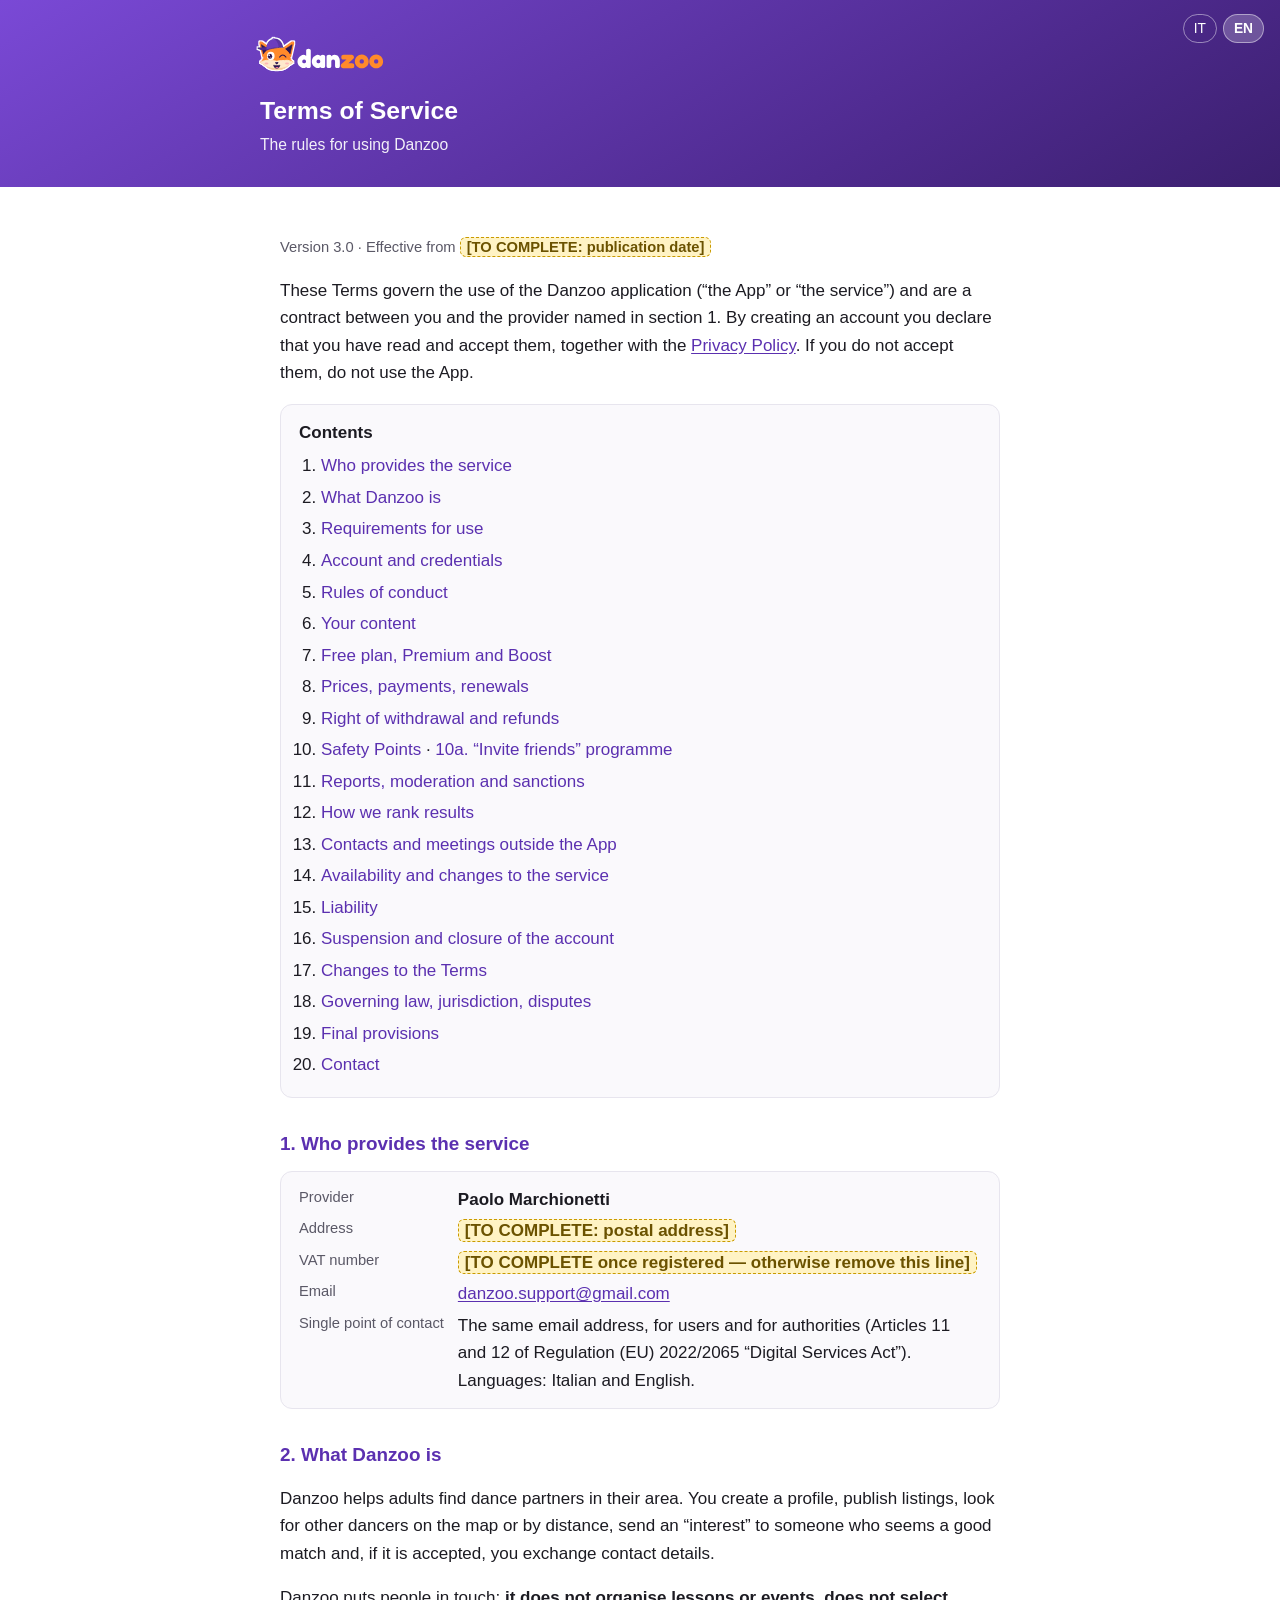
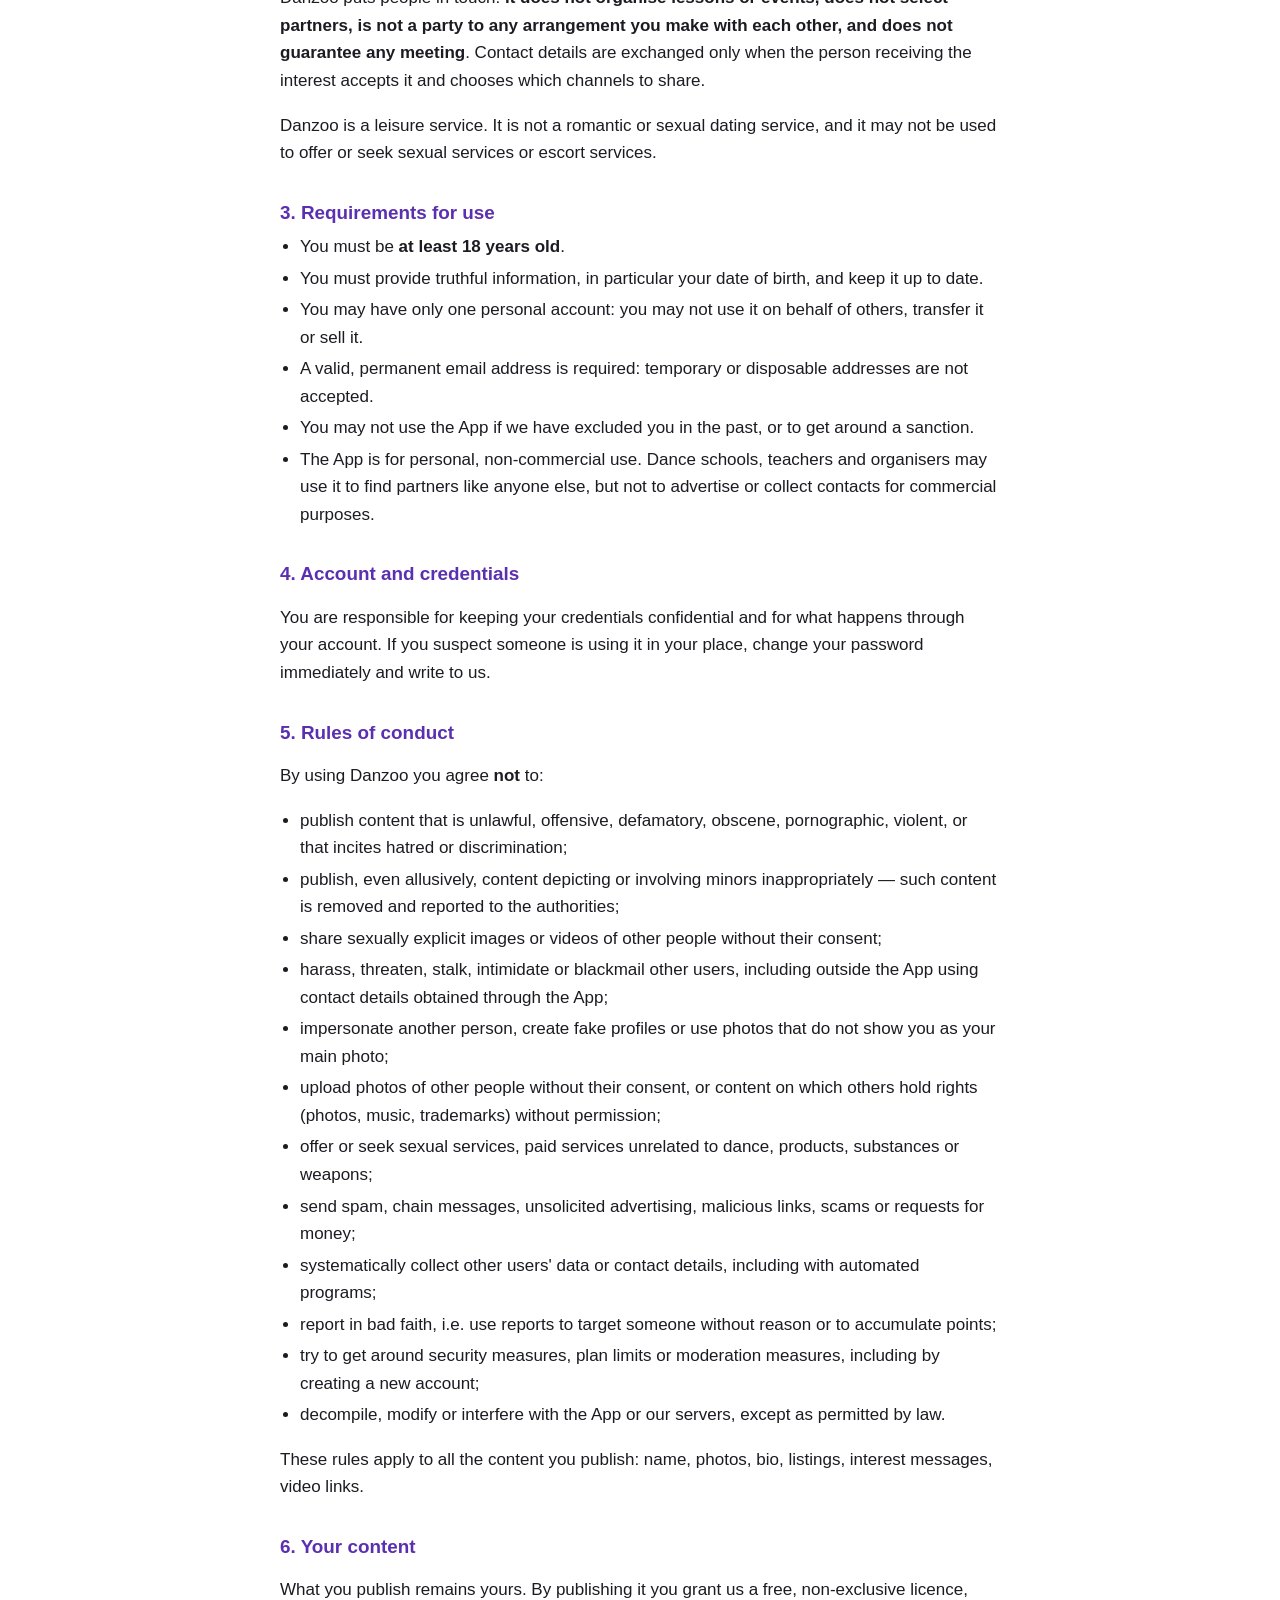
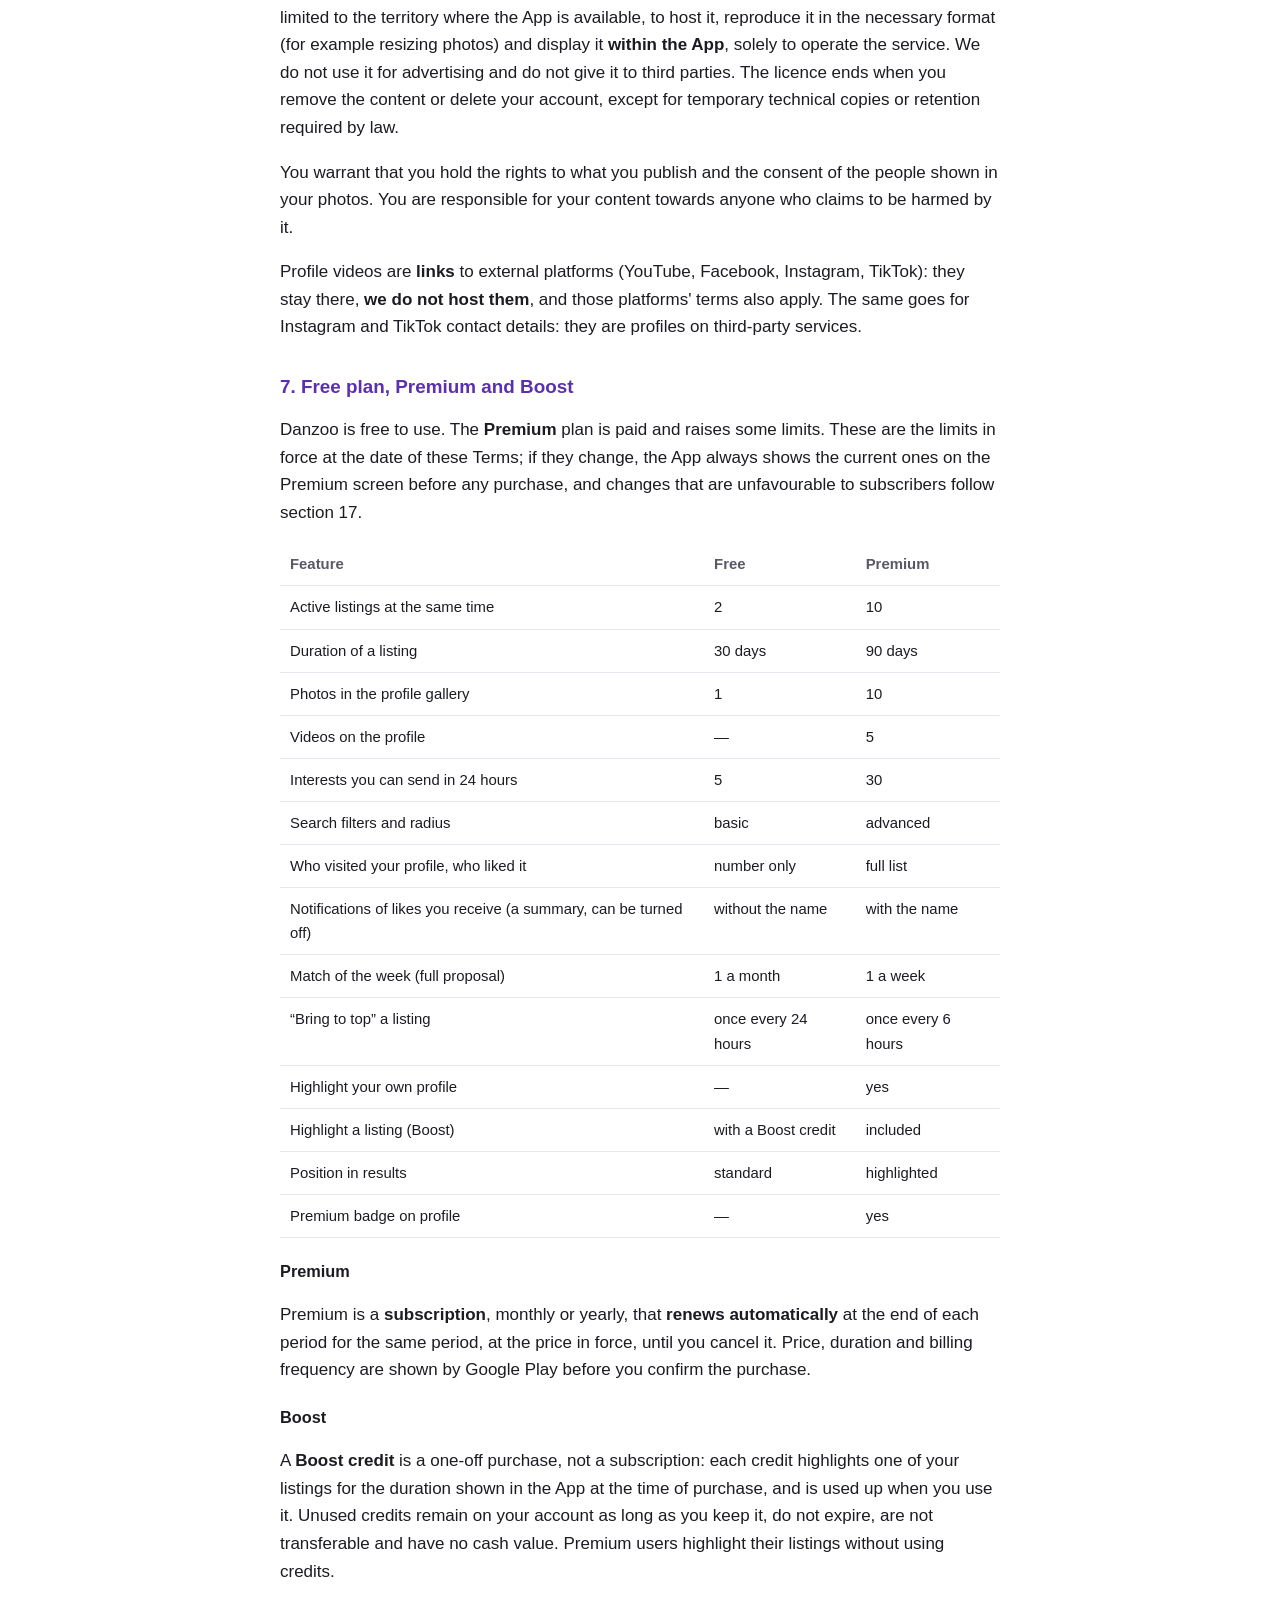
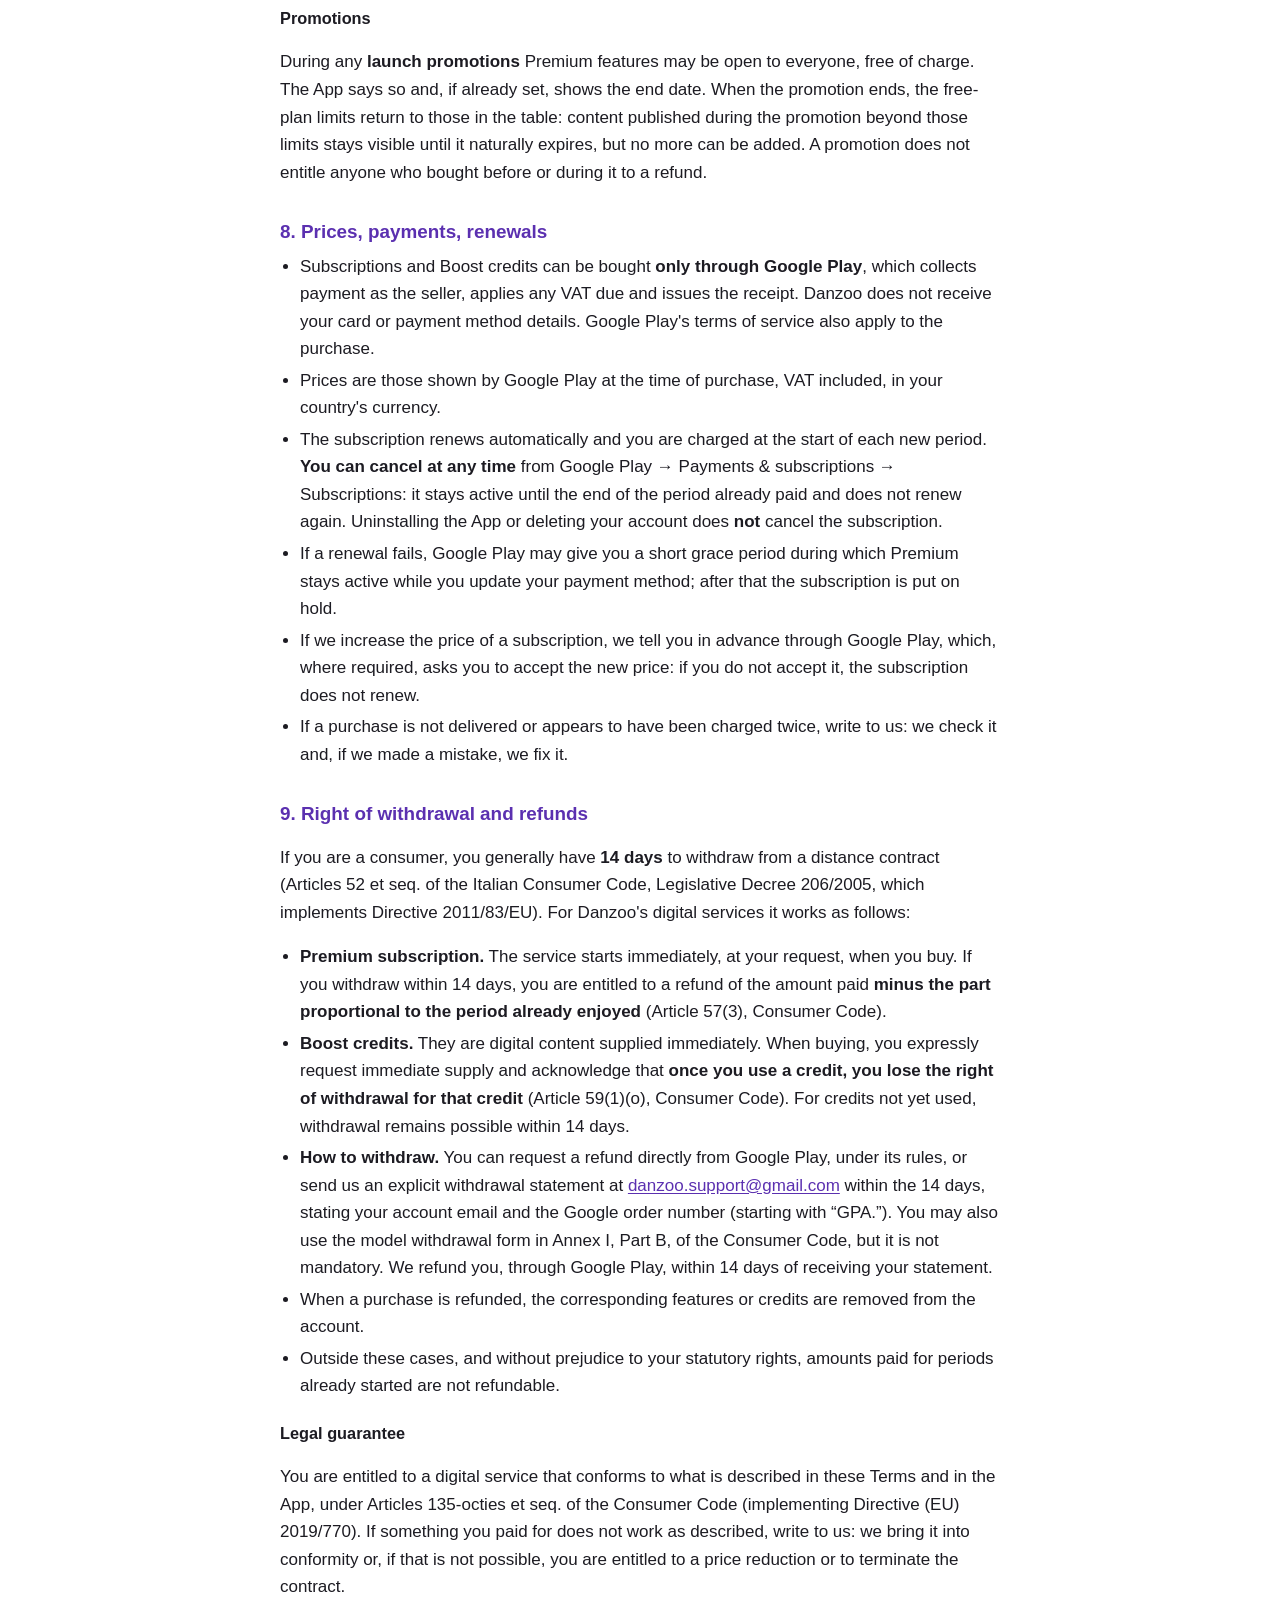
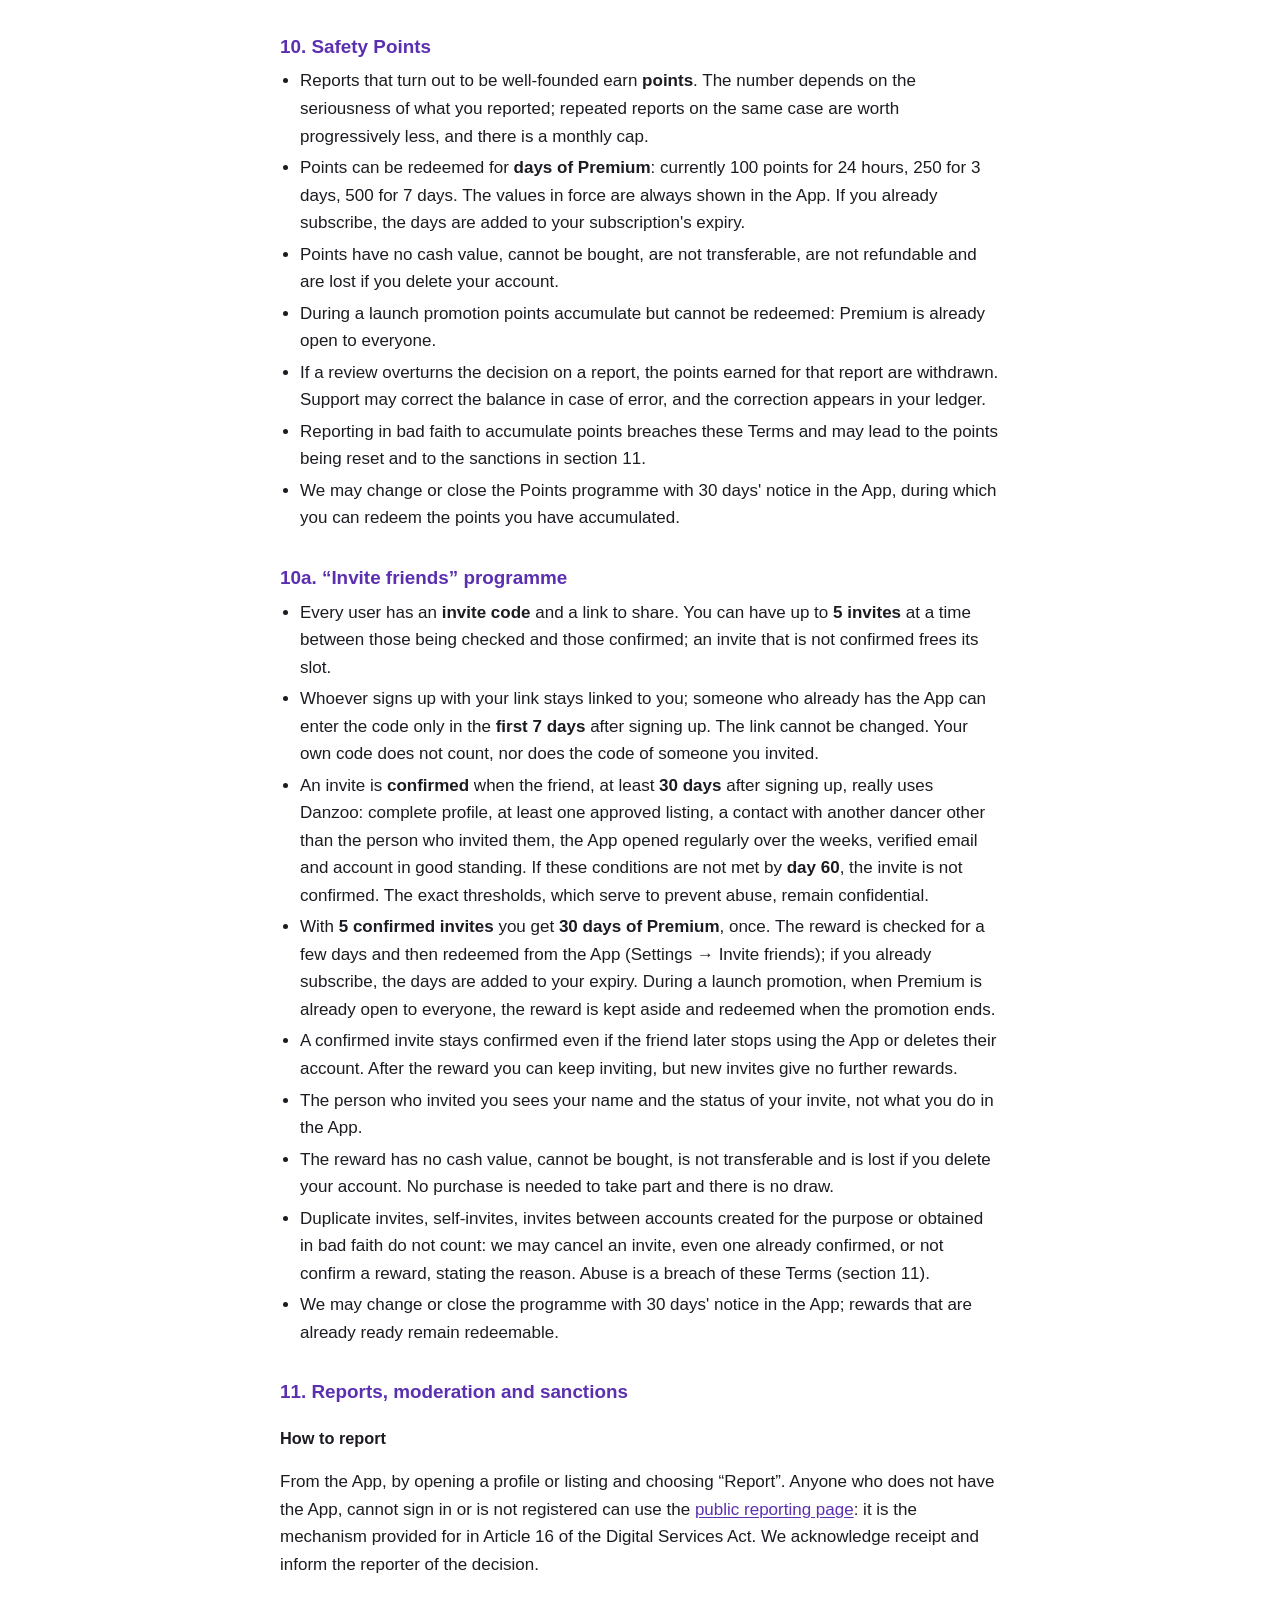
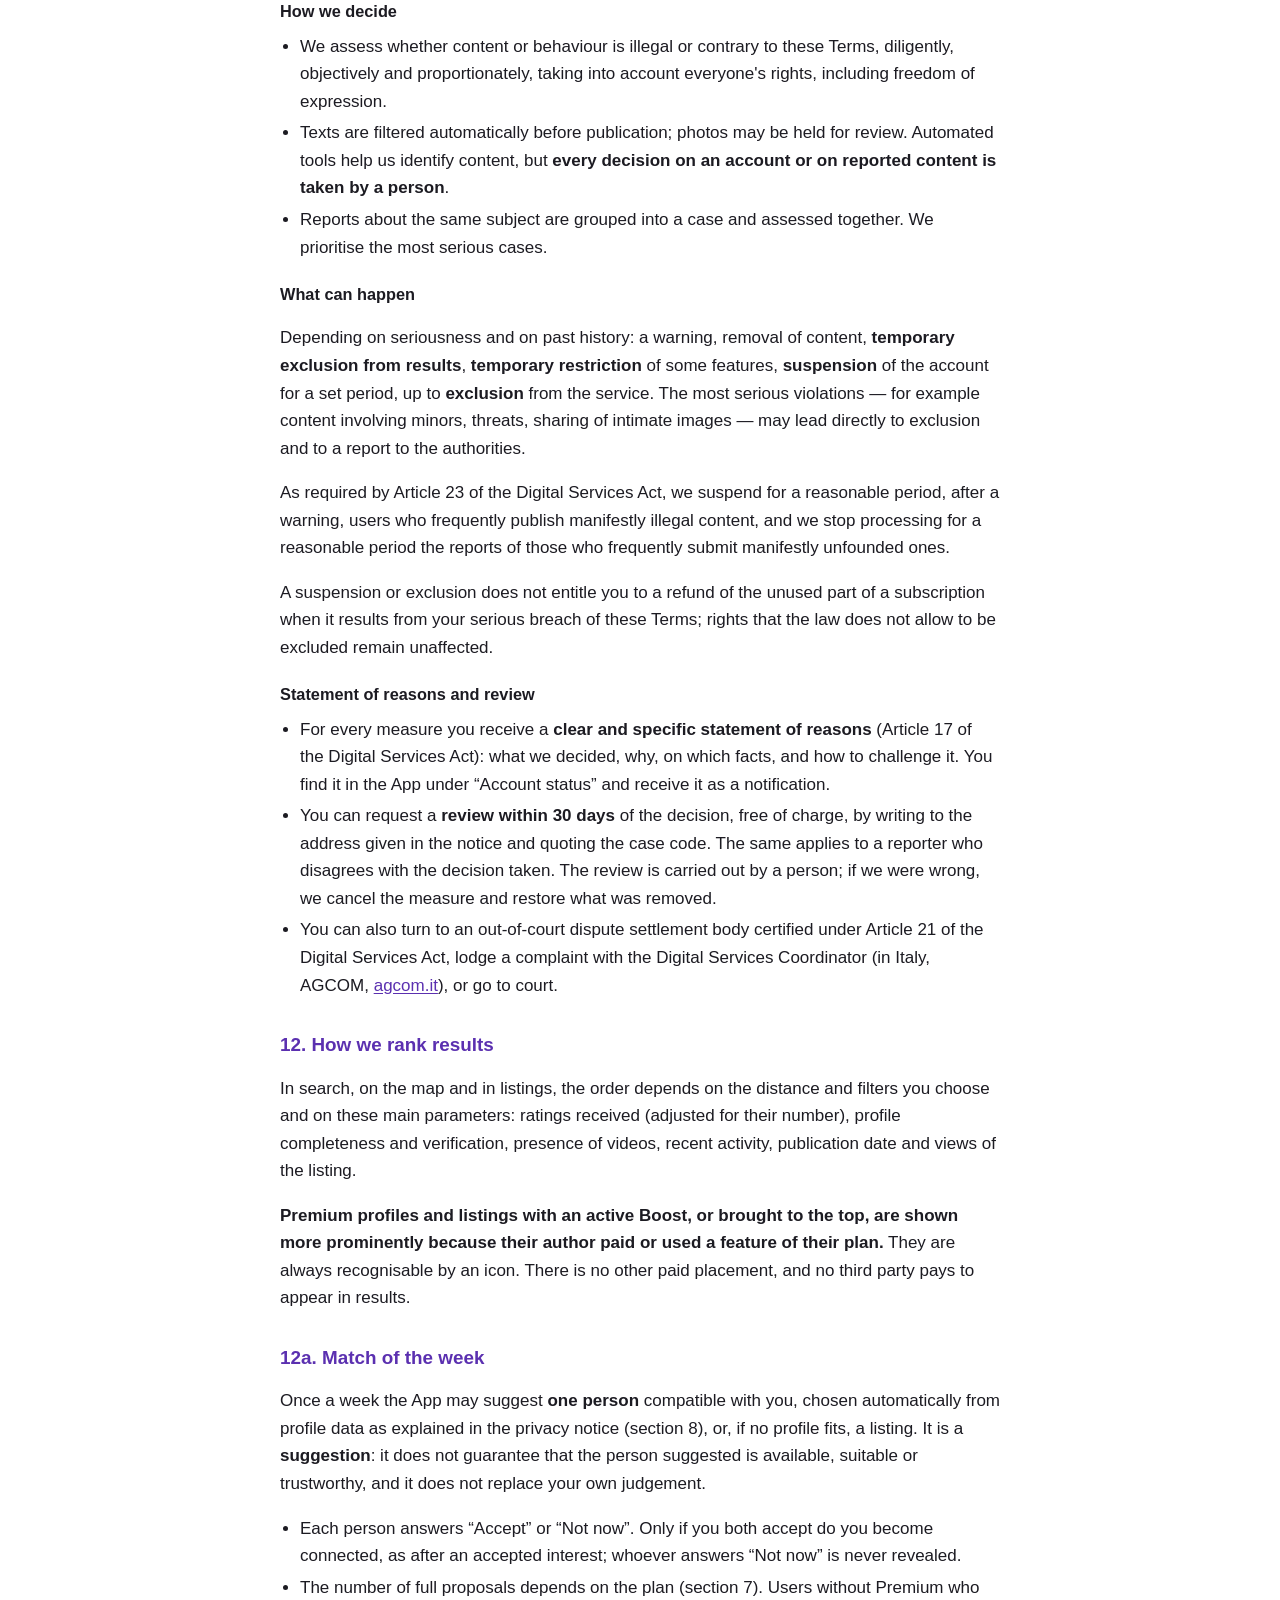
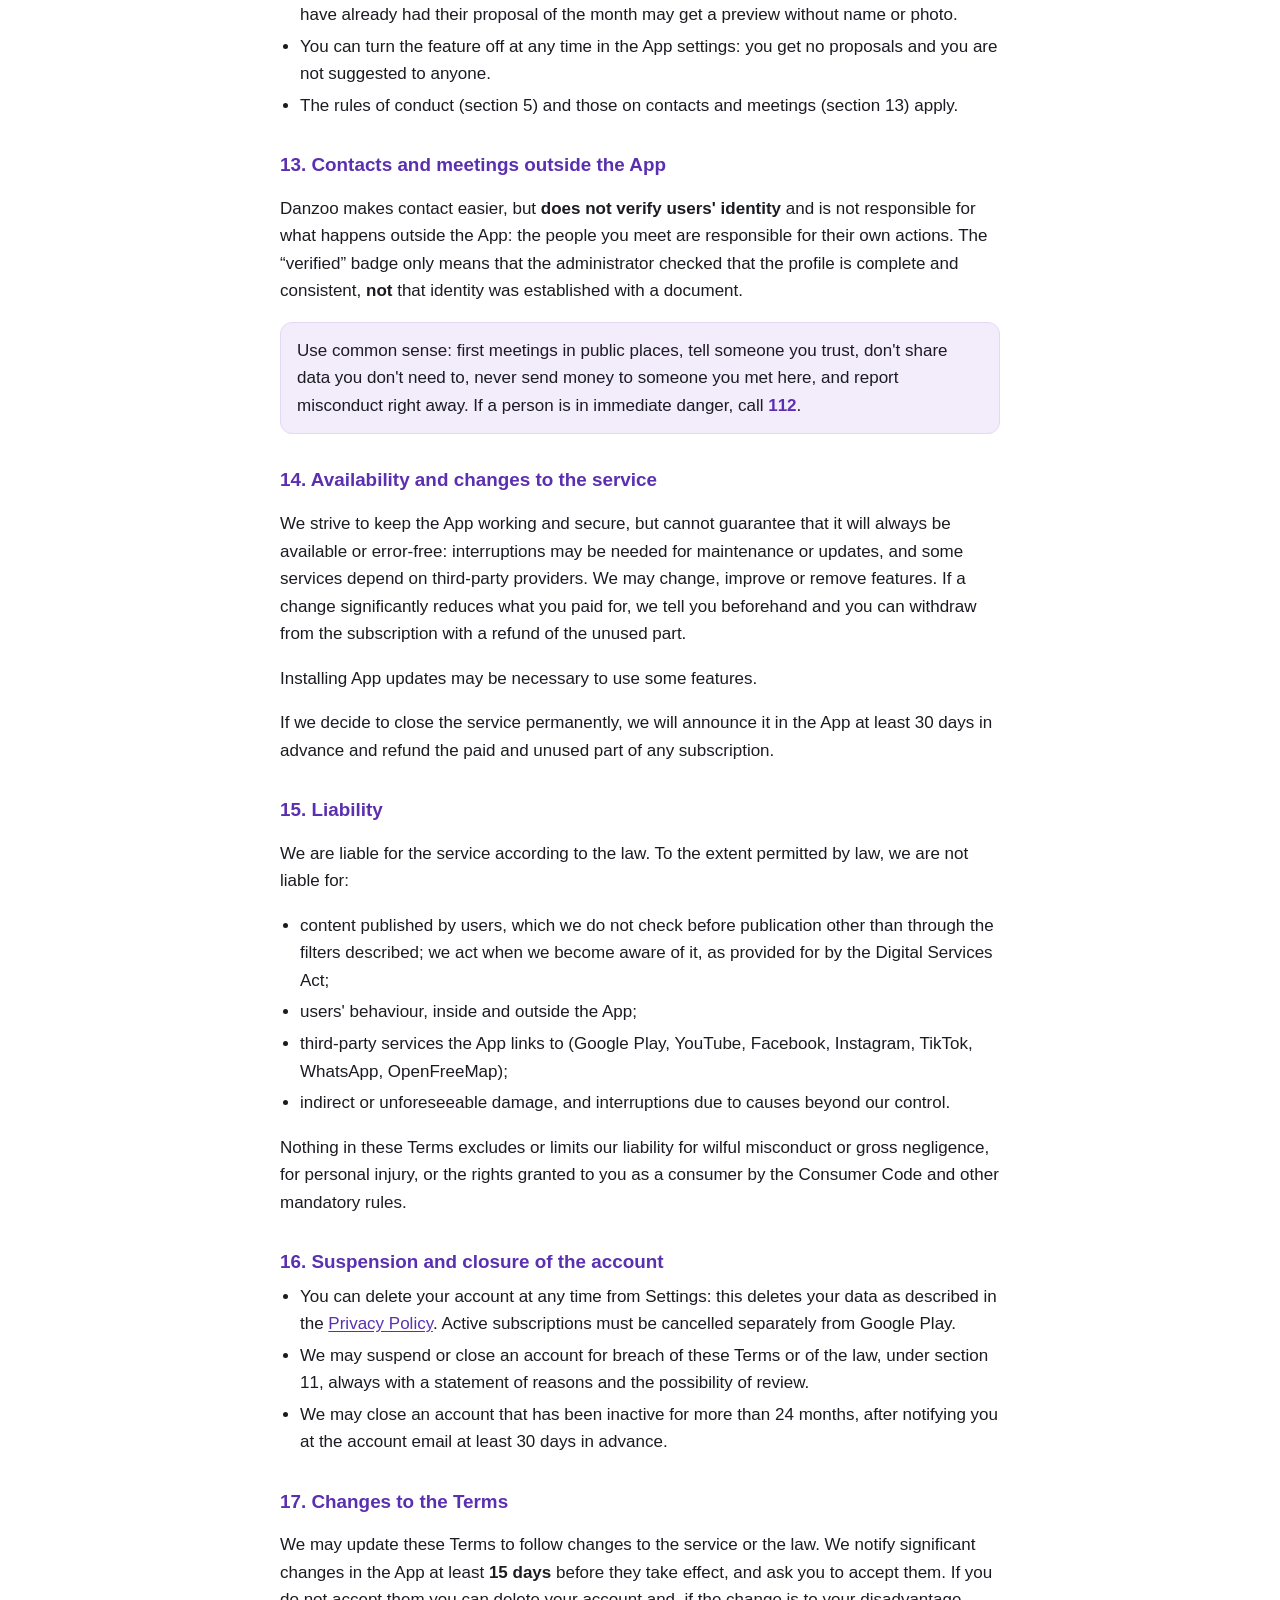
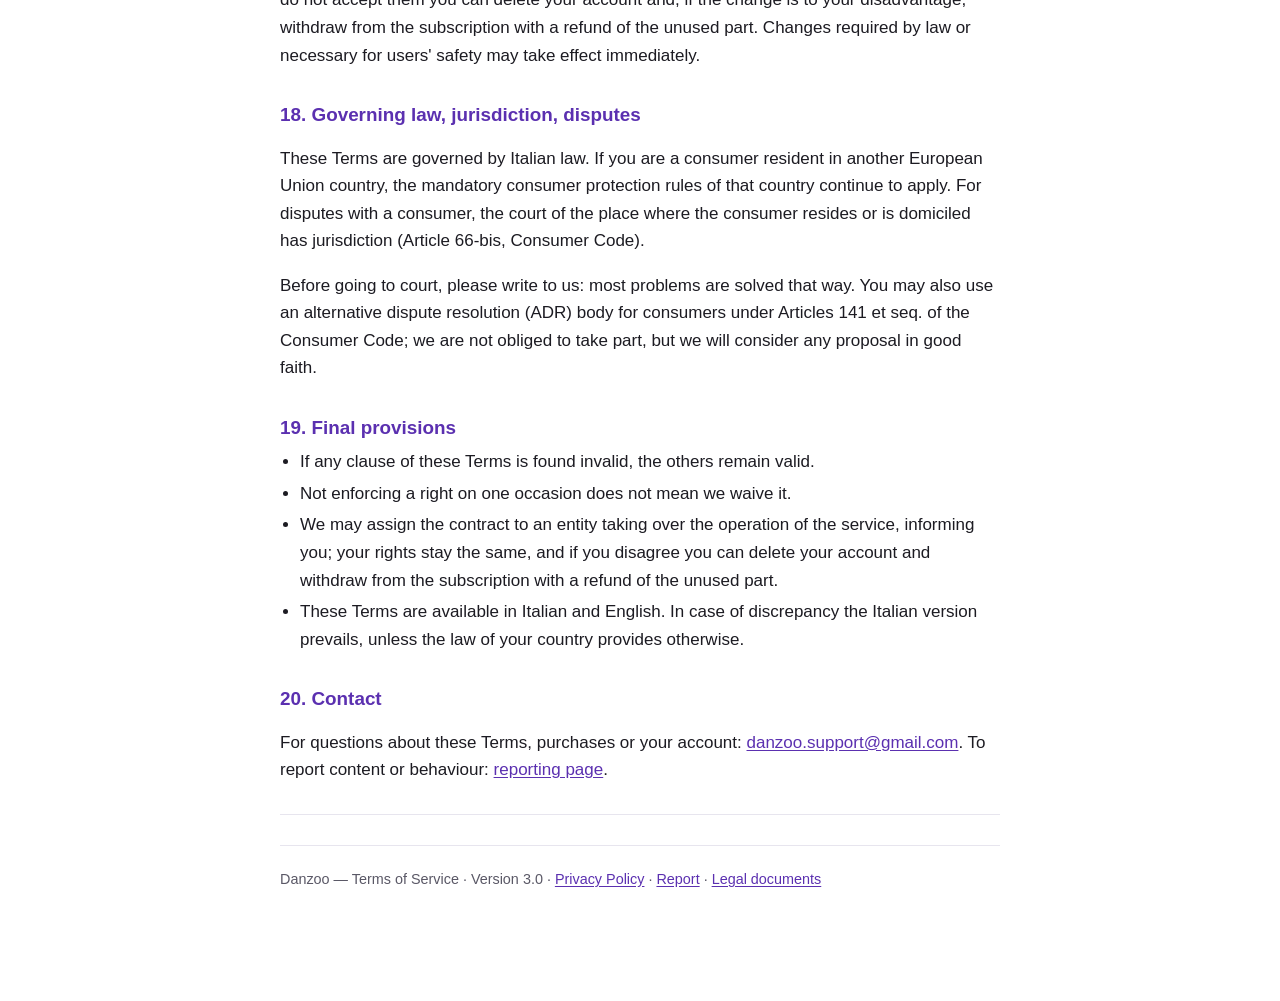
<file: terms.html>
<!DOCTYPE html>
<html lang="it">
<head>
<meta charset="utf-8">
<meta name="viewport" content="width=device-width, initial-scale=1">
<title>Termini di Servizio — Danzoo</title>
<meta name="robots" content="index,follow">
<link rel="alternate" hreflang="en" href="./terms-en.html">
<link rel="alternate" hreflang="it" href="./terms.html">
<link rel="stylesheet" href="./legal.css">
<link rel="icon" type="image/png" href="./favicon.png">
<script src="./legal.js" defer></script>
</head>
<body>
<header class="band">
  <nav class="lang" aria-label="Lingua">
    <a href="./terms.html" data-lang="it" aria-current="true">IT</a>
    <a href="./terms-en.html" data-lang="en">EN</a>
  </nav>
  <div class="wrap">
    <div class="brand"><img src="./logo.svg" alt="Danzoo" width="135" height="44"></div>
    <h1>Termini di Servizio</h1>
    <p>Le regole per usare Danzoo</p>
  </div>
</header>

<main>
<div class="wrap">

<p class="muted">Versione 3.0 · In vigore dal <span class="todo">[DA COMPLETARE: data di pubblicazione]</span></p>

<p>Questi Termini regolano l'uso dell'applicazione Danzoo («l'App» o «il servizio») e sono
un contratto fra te e il fornitore indicato nella sezione 1. Creando un account dichiari di
averli letti e di accettarli, insieme all'<a href="./privacy.html">Informativa sulla
Privacy</a>. Se non li accetti, non usare l'App.</p>

<div class="toc">
  <strong>Indice</strong>
  <ol>
    <li><a href="#fornitore">Chi fornisce il servizio</a></li>
    <li><a href="#cose">Cos'è Danzoo</a></li>
    <li><a href="#requisiti">Requisiti per l'uso</a></li>
    <li><a href="#account">Account e credenziali</a></li>
    <li><a href="#condotta">Regole di condotta</a></li>
    <li><a href="#contenuti">I tuoi contenuti</a></li>
    <li><a href="#piani">Piano gratuito, Premium e Boost</a></li>
    <li><a href="#pagamenti">Prezzi, pagamenti, rinnovi</a></li>
    <li><a href="#recesso">Diritto di recesso e rimborsi</a></li>
    <li><a href="#punti">Punti Sicurezza</a> · <a href="#inviti">10 bis. Programma «Invita gli amici»</a></li>
    <li><a href="#moderazione">Segnalazioni, moderazione e sanzioni</a></li>
    <li><a href="#ordine">Come ordiniamo i risultati</a></li>
    <li><a href="#incontri">Contatti e incontri fuori dall'App</a></li>
    <li><a href="#disponibilita">Disponibilità e modifiche del servizio</a></li>
    <li><a href="#responsabilita">Responsabilità</a></li>
    <li><a href="#chiusura">Sospensione e chiusura dell'account</a></li>
    <li><a href="#modifiche">Modifiche ai Termini</a></li>
    <li><a href="#legge">Legge applicabile, foro, controversie</a></li>
    <li><a href="#varie">Disposizioni finali</a></li>
    <li><a href="#contatti">Contatti</a></li>
  </ol>
</div>

<!-- ════════════════════════════════════════════════════════════════════ -->
<h2 id="fornitore">1. Chi fornisce il servizio</h2>
<div class="legal-id">
  <dl>
    <dt>Fornitore</dt>
    <dd><strong>Paolo Marchionetti</strong></dd>
    <dt>Indirizzo</dt>
    <dd><span class="todo">[DA COMPLETARE: indirizzo postale]</span></dd>
    <dt>Partita IVA</dt>
    <dd><span class="todo">[DA COMPLETARE quando aperta — altrimenti togliere la riga]</span></dd>
    <dt>Email</dt>
    <dd><a href="mailto:danzoo.support@gmail.com">danzoo.support@gmail.com</a></dd>
    <dt>Punto di contatto unico</dt>
    <dd>Lo stesso indirizzo email, per gli utenti e per le autorità (artt. 11 e 12 del
        Reg. (UE) 2022/2065 «Digital Services Act»). Lingue: italiano e inglese.</dd>
  </dl>
</div>

<!-- ════════════════════════════════════════════════════════════════════ -->
<h2 id="cose">2. Cos'è Danzoo</h2>
<p>Danzoo aiuta le persone maggiorenni a trovare partner di ballo nella propria zona. Crei
un profilo, pubblichi annunci, cerchi altri ballerini sulla mappa o per distanza, invii un
«interesse» a chi ti sembra adatto e, se viene accettato, vi scambiate i recapiti.</p>
<p>Danzoo mette in relazione le persone: <strong>non organizza lezioni o eventi, non
seleziona i partner, non è parte degli accordi che prendete fra voi e non garantisce alcun
incontro</strong>. Lo scambio dei recapiti avviene solo quando chi riceve l'interesse lo accetta
e sceglie quali canali condividere.</p>
<p>Danzoo è un servizio per il tempo libero. Non è un servizio di incontri a scopo
sentimentale o sessuale, e non può essere usato per offrire o cercare prestazioni sessuali o
servizi di accompagnamento.</p>

<!-- ════════════════════════════════════════════════════════════════════ -->
<h2 id="requisiti">3. Requisiti per l'uso</h2>
<ul>
  <li>Devi avere <strong>almeno 18 anni</strong>.</li>
  <li>Devi fornire informazioni veritiere, in particolare sulla data di nascita, e tenerle
      aggiornate.</li>
  <li>Puoi avere un solo account, personale: non puoi usarlo per conto di altri, cederlo o
      venderlo.</li>
  <li>Serve un indirizzo email valido e permanente: gli indirizzi temporanei o usa e getta non
      sono accettati.</li>
  <li>Non puoi usare l'App se ti abbiamo escluso in passato, o per aggirare una sanzione.</li>
  <li>L'App è destinata a un uso personale e non commerciale. Scuole di ballo, insegnanti e
      organizzatori possono usarla per trovare partner come chiunque altro, ma non per fare
      pubblicità o raccogliere contatti a fini commerciali.</li>
</ul>

<!-- ════════════════════════════════════════════════════════════════════ -->
<h2 id="account">4. Account e credenziali</h2>
<p>Sei responsabile della riservatezza delle tue credenziali e di quello che avviene
attraverso il tuo account. Se sospetti che qualcuno lo stia usando al tuo posto, cambia subito
la password e scrivici.</p>

<!-- ════════════════════════════════════════════════════════════════════ -->
<h2 id="condotta">5. Regole di condotta</h2>
<p>Usando Danzoo ti impegni a <strong>non</strong>:</p>
<ul>
  <li>pubblicare contenuti illeciti, offensivi, diffamatori, osceni, pornografici, violenti o
      che incitano all'odio o alla discriminazione;</li>
  <li>pubblicare, anche in forma allusiva, contenuti che ritraggano o coinvolgano minori in
      modo inappropriato — questi contenuti vengono rimossi e segnalati alle autorità;</li>
  <li>diffondere immagini o video sessualmente espliciti di altre persone senza il loro
      consenso;</li>
  <li>molestare, minacciare, perseguitare, intimidire o ricattare altri utenti, anche fuori
      dall'App usando i recapiti ottenuti tramite l'App;</li>
  <li>spacciarti per un'altra persona, creare profili falsi o usare foto che non ti ritraggono
      come foto principale;</li>
  <li>caricare foto di altre persone senza il loro consenso, o contenuti su cui altri hanno
      diritti (foto, musica, marchi) senza averne il permesso;</li>
  <li>offrire o cercare prestazioni sessuali, servizi a pagamento non pertinenti al ballo,
      prodotti, sostanze o armi;</li>
  <li>inviare spam, catene, pubblicità non richiesta, link malevoli, truffe o richieste di
      denaro;</li>
  <li>raccogliere in modo sistematico i dati o i recapiti degli altri utenti, anche con
      programmi automatici;</li>
  <li>segnalare in malafede, cioè usare le segnalazioni per colpire qualcuno senza motivo o per
      accumulare punti;</li>
  <li>tentare di aggirare le misure di sicurezza, i limiti dei piani o i provvedimenti di
      moderazione, anche creando un nuovo account;</li>
  <li>decompilare, modificare o interferire con l'App o con i nostri server, salvo nei limiti
      consentiti dalla legge.</li>
</ul>
<p>Queste regole valgono per tutti i contenuti che pubblichi: nome, foto, biografia, annunci,
messaggi degli interessi, link ai video.</p>

<!-- ════════════════════════════════════════════════════════════════════ -->
<h2 id="contenuti">6. I tuoi contenuti</h2>
<p>Quello che pubblichi resta tuo. Pubblicandolo ci concedi una licenza gratuita, non
esclusiva, limitata al territorio in cui l'App è disponibile, a ospitarlo, riprodurlo nel
formato necessario (per esempio ridimensionando le foto) e mostrarlo <strong>all'interno
dell'App</strong>, per il solo funzionamento del servizio. Non lo usiamo per pubblicità e non
lo cediamo a terzi. La licenza termina quando rimuovi il contenuto o elimini l'account, salvo
copie tecniche temporanee o conservazioni imposte dalla legge.</p>
<p>Garantisci di avere i diritti su quello che pubblichi e il consenso delle persone ritratte
nelle tue foto. Sei responsabile dei tuoi contenuti nei confronti di chi ritenga di esserne
danneggiato.</p>
<p>I video del profilo sono <strong>link</strong> a piattaforme esterne (YouTube, Facebook,
Instagram, TikTok): restano lì, <strong>non li ospitiamo noi</strong>, e valgono anche le
condizioni di quelle piattaforme. Lo stesso vale per i recapiti Instagram e TikTok: sono
profili su servizi di terzi.</p>

<!-- ════════════════════════════════════════════════════════════════════ -->
<h2 id="piani">7. Piano gratuito, Premium e Boost</h2>
<p>Danzoo si usa gratuitamente. Il piano <strong>Premium</strong> è a pagamento e alza
alcuni limiti. Questi sono i limiti in vigore alla data di questi Termini; se cambiano, l'App
mostra sempre quelli aggiornati nella schermata Premium prima di ogni acquisto, e le modifiche
a sfavore degli abbonati seguono la sezione 17.</p>

<table>
  <tr><th>Funzione</th><th>Gratuito</th><th>Premium</th></tr>
  <tr><td>Annunci attivi contemporaneamente</td><td class="num">2</td><td class="num">10</td></tr>
  <tr><td>Durata di un annuncio</td><td class="num">30 giorni</td><td class="num">90 giorni</td></tr>
  <tr><td>Foto nella galleria del profilo</td><td class="num">1</td><td class="num">10</td></tr>
  <tr><td>Video sul profilo</td><td class="num">—</td><td class="num">5</td></tr>
  <tr><td>Interessi inviabili in 24 ore</td><td class="num">5</td><td class="num">30</td></tr>
  <tr><td>Filtri e raggio di ricerca</td><td>di base</td><td>avanzati</td></tr>
  <tr><td>Chi ha visitato il profilo, chi ha messo «mi piace»</td><td>solo il numero</td><td>elenco completo</td></tr>
  <tr><td>Notifiche dei «mi piace» ricevuti (un riepilogo, si possono spegnere)</td><td>senza il nome</td><td>con il nome</td></tr>
  <tr><td>Il match della settimana (proposta intera)</td><td>1 al mese</td><td>1 a settimana</td></tr>
  <tr><td>«Riporta in cima» un annuncio</td><td>una volta ogni 24 ore</td><td>una volta ogni 6 ore</td></tr>
  <tr><td>Mettere in evidenza il proprio profilo</td><td class="num">—</td><td>sì</td></tr>
  <tr><td>Mettere in evidenza un annuncio (Boost)</td><td>con un credito Boost</td><td>incluso</td></tr>
  <tr><td>Posizione nei risultati</td><td>standard</td><td>in evidenza</td></tr>
  <tr><td>Badge Premium sul profilo</td><td class="num">—</td><td class="num">sì</td></tr>
</table>

<h3>Premium</h3>
<p>Premium è un <strong>abbonamento</strong>, mensile o annuale, che <strong>si rinnova
automaticamente</strong> alla scadenza per un periodo uguale, al prezzo in vigore, finché non
lo disdici. Il prezzo, la durata e la periodicità sono mostrati da Google Play prima della
conferma dell'acquisto.</p>

<h3>Boost</h3>
<p>Un <strong>credito Boost</strong> è un acquisto singolo, non un abbonamento: ogni credito
mette in evidenza un tuo annuncio per la durata indicata nell'App al momento dell'acquisto, e
si consuma quando lo usi. I crediti non usati restano sul tuo account finché lo mantieni, non
scadono, non sono trasferibili e non hanno valore in denaro. Gli utenti Premium mettono in
evidenza i propri annunci senza consumare crediti.</p>

<h3>Promozioni</h3>
<p>Durante eventuali <strong>promozioni di lancio</strong> le funzioni Premium possono essere
aperte a tutti, senza pagamento. L'App lo segnala e, se è già stabilita, indica la data di
fine. Alla fine della promozione i limiti del piano gratuito tornano quelli della tabella: i
contenuti pubblicati durante la promozione oltre quei limiti restano visibili fino alla loro
scadenza naturale, ma non se ne possono aggiungere altri. Una promozione non dà diritto ad
alcun rimborso a chi ha acquistato prima o durante.</p>

<!-- ════════════════════════════════════════════════════════════════════ -->
<h2 id="pagamenti">8. Prezzi, pagamenti, rinnovi</h2>
<ul>
  <li>Abbonamenti e crediti Boost si acquistano <strong>esclusivamente tramite Google
      Play</strong>, che incassa il pagamento come venditore, applica l'IVA dovuta e rilascia
      la ricevuta. Danzoo non riceve i dati della tua carta o del tuo metodo di pagamento.
      All'acquisto si applicano anche i Termini di servizio di Google Play.</li>
  <li>I prezzi sono quelli mostrati da Google Play al momento dell'acquisto, IVA inclusa, nella
      valuta del tuo paese.</li>
  <li>L'abbonamento si rinnova automaticamente e l'addebito avviene all'inizio di ogni nuovo
      periodo. <strong>Puoi disdirlo in qualsiasi momento</strong> da Google Play →
      Pagamenti e abbonamenti → Abbonamenti: resta attivo fino alla fine del periodo già
      pagato e non si rinnova più. Eliminare l'App o l'account <strong>non</strong> disdice
      l'abbonamento.</li>
  <li>Se il rinnovo non va a buon fine, Google Play può concederti un breve periodo di tolleranza
      durante il quale Premium resta attivo mentre aggiorni il metodo di pagamento; poi
      l'abbonamento viene sospeso.</li>
  <li>Se aumentiamo il prezzo di un abbonamento, te lo comunichiamo in anticipo tramite Google
      Play, che nei casi previsti ti chiede di accettare il nuovo prezzo: se non lo accetti,
      l'abbonamento non si rinnova.</li>
  <li>Se un acquisto non ti viene consegnato o risulta addebitato due volte, scrivici: lo
      verifichiamo e, se abbiamo sbagliato noi, lo correggiamo.</li>
</ul>

<!-- ════════════════════════════════════════════════════════════════════ -->
<h2 id="recesso">9. Diritto di recesso e rimborsi</h2>
<p>Se sei un consumatore hai, in via generale, <strong>14 giorni</strong> per recedere da un
contratto concluso a distanza (artt. 52 e seguenti del Codice del Consumo, D.Lgs. 206/2005).
Per i servizi digitali di Danzoo funziona così:</p>
<ul>
  <li><strong>Abbonamento Premium.</strong> Il servizio si attiva subito, su tua richiesta, al
      momento dell'acquisto. Se recedi entro 14 giorni, hai diritto al rimborso
      dell'importo pagato <strong>meno la parte proporzionale al periodo già goduto</strong>
      (art. 57, comma 3, Codice del Consumo).</li>
  <li><strong>Crediti Boost.</strong> Sono contenuto digitale fornito immediatamente. Con
      l'acquisto chiedi espressamente che ti vengano forniti subito e prendi atto che,
      <strong>una volta usato un credito, perdi il diritto di recesso su quel credito</strong>
      (art. 59, comma 1, lettera o, Codice del Consumo). Sui crediti non ancora usati il recesso
      resta possibile entro 14 giorni.</li>
  <li><strong>Come recedere.</strong> Puoi chiedere il rimborso direttamente a Google Play,
      secondo le sue regole, oppure inviarci una dichiarazione esplicita di recesso a
      <a href="mailto:danzoo.support@gmail.com">danzoo.support@gmail.com</a> entro i 14
      giorni, indicando l'email dell'account e il numero d'ordine Google (inizia con «GPA.»).
      Puoi anche usare il modulo tipo di recesso previsto dall'Allegato I, parte B, del Codice
      del Consumo, ma non è obbligatorio. Ti rimborsiamo, tramite Google Play, entro 14 giorni
      dalla ricezione della tua dichiarazione.</li>
  <li>Quando un acquisto viene rimborsato, le funzioni o i crediti corrispondenti vengono
      tolti dall'account.</li>
  <li>Fuori da questi casi, e salvo i diritti previsti dalla legge, gli importi pagati per
      periodi già iniziati non sono rimborsabili.</li>
</ul>
<h3>Garanzia legale</h3>
<p>Hai diritto a un servizio digitale conforme a quanto descritto in questi Termini e
nell'App, secondo gli artt. 135-octies e seguenti del Codice del Consumo. Se qualcosa che hai
pagato non funziona come descritto, scrivici: la rimettiamo in conformità o, se non è possibile,
ti spetta una riduzione del prezzo o la risoluzione del contratto.</p>

<!-- ════════════════════════════════════════════════════════════════════ -->
<h2 id="punti">10. Punti Sicurezza</h2>
<ul>
  <li>Le segnalazioni che si rivelano fondate fanno guadagnare <strong>punti</strong>. Il
      numero dipende dalla gravità di ciò che hai segnalato; segnalazioni ripetute sullo stesso
      caso valgono progressivamente meno, e c'è un tetto mensile.</li>
  <li>I punti si riscattano in <strong>giorni di Premium</strong>: oggi 100 punti per 24 ore,
      250 per 3 giorni, 500 per 7 giorni. I valori in vigore sono sempre mostrati nell'App.
      Se sei già abbonato, i giorni si sommano alla scadenza del tuo abbonamento.</li>
  <li>I punti non hanno valore in denaro, non si comprano, non sono trasferibili, non sono
      rimborsabili e si perdono se elimini l'account.</li>
  <li>Durante una promozione di lancio i punti si accumulano ma non si riscattano: il Premium
      è già aperto a tutti.</li>
  <li>Se un riesame ribalta la decisione su una segnalazione, i punti guadagnati per quella
      segnalazione vengono ritirati. L'assistenza può correggere il saldo in caso di errore, e
      la correzione compare nel tuo registro.</li>
  <li>Segnalare in malafede per accumulare punti è una violazione di questi Termini e può
      portare all'azzeramento dei punti e alle sanzioni della sezione 11.</li>
  <li>Possiamo modificare o chiudere il programma Punti con un preavviso di 30 giorni
      nell'App, durante i quali potrai riscattare i punti accumulati.</li>
</ul>

<!-- ════════════════════════════════════════════════════════════════════ -->
<h2 id="inviti">10 bis. Programma «Invita gli amici»</h2>
<ul>
  <li>Ogni utente ha un <strong>codice d'invito</strong> e un link da condividere. Puoi avere
      fino a <strong>5 inviti</strong> alla volta fra quelli in verifica e quelli confermati;
      un invito non confermato libera il posto.</li>
  <li>Chi si iscrive con il tuo link resta legato a te; chi ha già l'App può scrivere il codice
      solo nei <strong>primi 7 giorni</strong> dopo l'iscrizione. Il legame non si cambia più.
      Non vale il proprio codice, né il codice di una persona che hai invitato tu.</li>
  <li>Un invito si <strong>conferma</strong> quando l'amico, dopo almeno <strong>30 giorni</strong>
      dall'iscrizione, usa davvero Danzoo: profilo completo, almeno un annuncio approvato, un
      contatto con un altro ballerino che non sia chi l'ha invitato, l'App aperta con regolarità
      nelle settimane, email verificata e account in regola. Se entro il <strong>60° giorno</strong>
      queste condizioni non ci sono, l'invito non è confermato. Le soglie esatte, che servono a
      impedire gli abusi, restano riservate.</li>
  <li>Con <strong>5 inviti confermati</strong> ricevi <strong>30 giorni di Premium</strong>, una
      sola volta. Il premio viene controllato per alcuni giorni e poi si riscatta dall'App
      (Impostazioni → Invita gli amici); se sei già abbonato, i giorni si sommano alla scadenza.
      Durante una promozione di lancio, quando Premium è già aperto a tutti, il premio resta da
      parte e si riscatta quando la promozione finisce.</li>
  <li>Un invito confermato resta confermato anche se l'amico poi smette di usare l'App o elimina
      l'account. Dopo il premio puoi continuare a invitare, ma gli inviti nuovi non danno altri
      premi.</li>
  <li>Chi ti ha invitato vede il tuo nome e lo stato del tuo invito, non cosa fai nell'App.</li>
  <li>Il premio non ha valore in denaro, non si compra, non è trasferibile e si perde se elimini
      l'account. Per partecipare non serve alcun acquisto e non c'è nessuna estrazione.</li>
  <li>Inviti duplicati, a se stessi, fra account creati per lo scopo o ottenuti in malafede non
      valgono: possiamo annullare un invito, anche già confermato, o non confermare un premio,
      indicandone il motivo. Gli abusi sono violazioni di questi Termini (sezione 11).</li>
  <li>Possiamo modificare o chiudere il programma con un preavviso di 30 giorni nell'App; i premi
      già pronti restano riscattabili.</li>
</ul>

<!-- ════════════════════════════════════════════════════════════════════ -->
<h2 id="moderazione">11. Segnalazioni, moderazione e sanzioni</h2>

<h3>Come si segnala</h3>
<p>Dall'App, aprendo un profilo o un annuncio e scegliendo «Segnala». Chi non ha l'App, non
riesce ad accedere o non è iscritto può usare la <a href="./segnala.html">pagina di
segnalazione pubblica</a>: è il meccanismo previsto dall'art. 16 del Digital Services Act.
Confermiamo la ricezione e comunichiamo la decisione a chi ha segnalato.</p>

<h3>Come decidiamo</h3>
<ul>
  <li>Valutiamo se un contenuto o un comportamento è illegale o contrario a questi Termini,
      in modo diligente, obiettivo e proporzionato, tenendo conto dei diritti di tutti,
      compresa la libertà di espressione.</li>
  <li>I testi sono filtrati automaticamente prima della pubblicazione; le foto possono essere
      trattenute in revisione. Gli strumenti automatici ci aiutano a individuare i contenuti,
      ma <strong>ogni decisione su un account o su un contenuto segnalato la prende una
      persona</strong>.</li>
  <li>Le segnalazioni sullo stesso soggetto vengono raggruppate in un caso e valutate insieme.
      Diamo priorità ai casi più gravi.</li>
</ul>

<h3>Che cosa può succedere</h3>
<p>A seconda della gravità e di quanto è già successo in passato: richiamo, rimozione del
contenuto, <strong>esclusione temporanea dai risultati</strong>, <strong>limitazione
temporanea</strong> di alcune funzioni, <strong>sospensione</strong> dell'account per un periodo
determinato, fino all'<strong>esclusione</strong> dal servizio. Le violazioni più gravi — per
esempio contenuti che coinvolgono minori, minacce, diffusione di immagini intime — possono
portare direttamente all'esclusione e alla segnalazione alle autorità.</p>
<p>Come prevede l'art. 23 del Digital Services Act, sospendiamo per un periodo ragionevole, dopo
un avvertimento, chi pubblica con frequenza contenuti manifestamente illegali, e smettiamo di
esaminare per un periodo ragionevole le segnalazioni di chi ne invia con frequenza di
manifestamente infondate.</p>
<p>Una sospensione o un'esclusione non danno diritto al rimborso della parte di abbonamento non
goduta quando sono dovute a una tua violazione grave di questi Termini; restano salvi i diritti
che la legge non consente di escludere.</p>

<h3>Motivazione e riesame</h3>
<ul>
  <li>Di ogni provvedimento ricevi una <strong>motivazione chiara e specifica</strong> (art. 17
      del Digital Services Act): che cosa abbiamo deciso, perché, su quali fatti, e come
      contestarlo. La trovi nell'App in «Stato account» e ti arriva come notifica.</li>
  <li>Puoi chiedere il <strong>riesame entro 30 giorni</strong> dalla decisione, gratuitamente,
      scrivendo all'indirizzo indicato nell'avviso e citando il codice del caso. Lo stesso vale
      per chi ha segnalato e non è d'accordo con la decisione presa. Il riesame lo fa una
      persona; se abbiamo sbagliato annulliamo il provvedimento e ripristiniamo quello che era
      stato tolto.</li>
  <li>Puoi inoltre rivolgerti a un organismo di risoluzione extragiudiziale delle controversie
      certificato ai sensi dell'art. 21 del Digital Services Act, presentare reclamo al
      Coordinatore dei servizi digitali (in Italia l'AGCOM,
      <a href="https://www.agcom.it">agcom.it</a>), o all'autorità giudiziaria.</li>
</ul>

<!-- ════════════════════════════════════════════════════════════════════ -->
<h2 id="ordine">12. Come ordiniamo i risultati</h2>
<p>Nella ricerca, sulla mappa e negli annunci, l'ordine dipende dalla distanza e dai filtri che
scegli e da questi parametri principali: valutazioni ricevute (corrette per il loro numero),
completezza e verifica del profilo, presenza di video, attività recente, data di
pubblicazione e visualizzazioni dell'annuncio.</p>
<p><strong>I profili Premium e gli annunci con un Boost attivo, o riportati in cima, compaiono
in evidenza perché il loro autore ha pagato o ha usato una funzione del suo piano.</strong>
Sono sempre riconoscibili da un'icona. Non esiste alcun altro posizionamento a pagamento, e
nessun terzo paga per comparire nei risultati.</p>

<!-- ════════════════════════════════════════════════════════════════════ -->
<h2 id="match">12 bis. Il match della settimana</h2>
<p>Una volta a settimana l'App può proporti <strong>una persona</strong> compatibile, scelta
in automatico dai dati del profilo come spiegato nell'informativa privacy (sezione 8), oppure,
se nessun profilo è adatto, un annuncio. È un <strong>suggerimento</strong>: non garantisce
che la persona proposta sia disponibile, adatta o affidabile, e non sostituisce la tua
valutazione.</p>
<ul>
  <li>Ognuno risponde «Accetto» o «Non ora». Solo se accettate tutti e due diventate connessi,
      come dopo un interesse accettato; chi risponde «Non ora» non viene rivelato.</li>
  <li>Il numero di proposte intere dipende dal piano (sezione 7). Chi non ha Premium e ha già
      avuto la sua proposta del mese può ricevere un'anteprima senza nome né foto.</li>
  <li>Puoi spegnere la funzione in qualsiasi momento dalle impostazioni dell'App: non ricevi
      proposte e non vieni proposto a nessuno.</li>
  <li>Valgono le regole di condotta (sezione 5) e quelle sui contatti e gli incontri (sezione 13).</li>
</ul>

<!-- ════════════════════════════════════════════════════════════════════ -->
<h2 id="incontri">13. Contatti e incontri fuori dall'App</h2>
<p>Danzoo facilita il contatto, ma <strong>non verifica l'identità degli iscritti</strong> e
non risponde di quello che accade fuori dall'App: le persone che incontri sono responsabili
delle proprie azioni. Il badge «verificato» indica soltanto che l'amministratore ha controllato
che il profilo sia completo e coerente, <strong>non</strong> che l'identità sia stata accertata
con un documento.</p>
<div class="box">
  Usa buon senso: i primi incontri in luoghi pubblici, avvisa qualcuno di cui ti fidi, non
  condividere dati che non servono, non mandare mai denaro a chi hai conosciuto qui, e segnala
  subito i comportamenti scorretti. Se una persona è in pericolo immediato, chiama il
  <strong>112</strong>.
</div>

<!-- ════════════════════════════════════════════════════════════════════ -->
<h2 id="disponibilita">14. Disponibilità e modifiche del servizio</h2>
<p>Ci impegniamo a mantenere l'App funzionante e sicura, ma non possiamo garantire che sia
sempre disponibile o priva di errori: possono servire interruzioni per manutenzione o
aggiornamenti, e alcuni servizi dipendono da fornitori terzi. Possiamo modificare, migliorare
o togliere funzioni. Se una modifica riduce in modo rilevante quello che hai pagato, te lo
diciamo prima e puoi recedere dall'abbonamento con il rimborso della parte non goduta.</p>
<p>Per usare alcune funzioni può essere necessario installare gli aggiornamenti dell'App.</p>
<p>Se decidiamo di chiudere definitivamente il servizio, lo annunciamo nell'App con almeno 30
giorni di anticipo e rimborsiamo la parte di abbonamento pagata e non goduta.</p>

<!-- ════════════════════════════════════════════════════════════════════ -->
<h2 id="responsabilita">15. Responsabilità</h2>
<p>Rispondiamo del servizio secondo la legge. Nei limiti in cui la legge lo consente, non
rispondiamo:</p>
<ul>
  <li>dei contenuti pubblicati dagli utenti, che non controlliamo prima della pubblicazione se
      non con i filtri descritti; interveniamo quando ne veniamo a conoscenza, come prevede il
      Digital Services Act;</li>
  <li>dei comportamenti degli utenti, dentro e fuori dall'App;</li>
  <li>dei servizi di terzi a cui l'App rimanda (Google Play, YouTube, Facebook, Instagram,
      TikTok, WhatsApp, OpenFreeMap);</li>
  <li>dei danni indiretti o imprevedibili, e delle interruzioni dovute a cause che non
      dipendono da noi.</li>
</ul>
<p>Nulla in questi Termini esclude o limita la nostra responsabilità per dolo o colpa grave,
per danni alla persona, né i diritti che il Codice del Consumo e le altre norme imperative ti
riconoscono come consumatore.</p>

<!-- ════════════════════════════════════════════════════════════════════ -->
<h2 id="chiusura">16. Sospensione e chiusura dell'account</h2>
<ul>
  <li>Puoi eliminare l'account quando vuoi da Impostazioni: l'operazione cancella i tuoi dati
      come descritto nell'<a href="./privacy.html#conservazione">Informativa sulla Privacy</a>.
      Gli abbonamenti attivi vanno disdetti separatamente da Google Play.</li>
  <li>Possiamo sospendere o chiudere un account in caso di violazione di questi Termini o della
      legge, secondo la sezione 11, sempre con una motivazione e la possibilità di riesame.</li>
  <li>Possiamo chiudere un account inattivo da più di 24 mesi, dopo averti avvisato all'email
      dell'account almeno 30 giorni prima.</li>
</ul>

<!-- ════════════════════════════════════════════════════════════════════ -->
<h2 id="modifiche">17. Modifiche ai Termini</h2>
<p>Possiamo aggiornare questi Termini per seguire cambiamenti del servizio o della legge. Le
modifiche rilevanti te le comunichiamo nell'App almeno <strong>15 giorni</strong> prima che
entrino in vigore, e ti chiediamo di accettarle. Se non le accetti puoi eliminare l'account e,
se la modifica è a tuo sfavore, recedere dall'abbonamento con il rimborso della parte non
goduta. Le modifiche imposte dalla legge o necessarie per la sicurezza degli utenti possono
entrare in vigore subito.</p>

<!-- ════════════════════════════════════════════════════════════════════ -->
<h2 id="legge">18. Legge applicabile, foro, controversie</h2>
<p>Questi Termini sono regolati dalla legge italiana. Se sei un consumatore residente in un
altro paese dell'Unione Europea, restano applicabili le norme imperative a tua tutela di quel
paese. Per le controversie con un consumatore è competente il foro del luogo in cui il
consumatore risiede o è domiciliato (art. 66-bis Codice del Consumo).</p>
<p>Prima di rivolgerti a un giudice ti chiediamo di scriverci: la maggior parte dei problemi si
risolve così. Puoi anche ricorrere a un organismo di risoluzione alternativa delle controversie
(ADR) per i consumatori ai sensi degli artt. 141 e seguenti del Codice del Consumo; non siamo
obbligati ad aderirvi, ma valuteremo in buona fede ogni proposta.</p>

<!-- ════════════════════════════════════════════════════════════════════ -->
<h2 id="varie">19. Disposizioni finali</h2>
<ul>
  <li>Se una clausola di questi Termini risultasse invalida, le altre restano valide.</li>
  <li>Il fatto che non facciamo valere un diritto in un'occasione non significa che vi
      rinunciamo.</li>
  <li>Possiamo cedere il contratto a un soggetto che subentri nella gestione del servizio,
      avvisandoti; i tuoi diritti restano gli stessi, e se non sei d'accordo puoi eliminare
      l'account e recedere dall'abbonamento con il rimborso della parte non goduta.</li>
  <li>Questi Termini sono disponibili in italiano e in inglese. In caso di differenze prevale
      la versione italiana, salvo che la legge del tuo paese disponga diversamente.</li>
</ul>

<!-- ════════════════════════════════════════════════════════════════════ -->
<h2 id="contatti">20. Contatti</h2>
<p>Per domande su questi Termini, sugli acquisti o sull'account:
<a href="mailto:danzoo.support@gmail.com">danzoo.support@gmail.com</a>. Per segnalare
contenuti o comportamenti: <a href="./segnala.html">pagina di segnalazione</a>.</p>

<hr>
<footer>
  Danzoo — Termini di Servizio · Versione 3.0 ·
  <a href="./privacy.html">Informativa sulla Privacy</a> ·
  <a href="./segnala.html">Segnala</a> ·
  <a href="./index.html">Documenti legali</a>
</footer>

</div>
</main>
</body>
</html>
</file>
<file: legal.css>
/* ============================================================
   FILE: legal.css — Danzoo, pagine pubbliche
   N13 (13/09/2026)

   Prima ogni pagina si portava dentro la propria copia dello stile: quattro
   copie da tenere allineate a mano, e infatti non lo erano più. Da qui in poi
   il foglio è uno solo, e le pagine sono otto (quattro in italiano, quattro in
   inglese) che pesano poche righe ciascuna.

   REVISIONE 3.0 (21/09/2026): aggiunti .todo (campi da completare prima della
   pubblicazione, ben visibili apposta), .legal-id (blocco dati del fornitore) e
   .ref (riferimenti normativi in piccolo sotto i paragrafi).
   ============================================================ */

:root{
  --ink:#1c1b22; --muted:#5a5866; --line:#e7e5ee;
  --viola:#5b30b0; --viola-soft:#f2ecfb; --verde:#2ec57e; --bg:#ffffff;
  --err:#b3261e; --maxw:760px;
}

*{box-sizing:border-box}
html{-webkit-text-size-adjust:100%}
body{
  margin:0; background:var(--bg); color:var(--ink);
  font-family:-apple-system,BlinkMacSystemFont,"Segoe UI",Roboto,Helvetica,Arial,sans-serif;
  line-height:1.62; font-size:17px;
}

/* ── intestazione ─────────────────────────────────────────── */
.band{
  /* N34 (14/11/2026): i viola del marchio; prima sfumava dal verde, che nel marchio non c'è */
  background:linear-gradient(150deg,#7A49D6 0%,#4E2A8E 70%,#3B1F6E 100%);
  color:#fff; padding:34px 20px 30px; position:relative;
}
.wrap{max-width:var(--maxw); margin:0 auto; padding:0 20px}
.band .wrap{padding-left:0;padding-right:0}
.brand{display:flex; align-items:center; gap:12px; font-weight:700; letter-spacing:.2px}
.brand img{display:block; height:44px; width:auto; margin-left:-6px}   /* N34: il logo con la volpe */
.note{width:34px;height:34px;border-radius:9px;background:rgba(255,255,255,.18);
  display:flex;align-items:center;justify-content:center;font-size:20px}
h1{font-size:1.55rem; margin:18px 0 6px; line-height:1.2}
.band p{margin:0; opacity:.92; font-size:.98rem}
/* N34: nelle fasce viola il testo è bianco (prima prendeva il colore scuro dei paragrafi e si leggeva male) */
.band p, .hero p{color:#fff}

/* ── selettore di lingua ──────────────────────────────────── */
.lang{position:absolute; top:14px; right:16px; display:flex; gap:6px; font-size:.86rem}
.lang a{
  color:#fff; text-decoration:none; padding:4px 10px; border-radius:999px;
  border:1px solid rgba(255,255,255,.45); line-height:1.4;
}
.lang a[aria-current="true"]{background:rgba(255,255,255,.22); font-weight:700}

/* ── testo ────────────────────────────────────────────────── */
main{padding:34px 0 60px}
h2{font-size:1.18rem; margin:34px 0 8px; color:var(--viola); line-height:1.3}
h3{font-size:1.02rem; margin:20px 0 4px}
p,li{color:var(--ink)}
.muted{color:var(--muted); font-size:.92rem}
a{color:var(--viola); text-decoration:underline; text-underline-offset:2px}
ul{padding-left:20px; margin:8px 0}
ol{padding-left:22px}
li{margin:4px 0}
table{width:100%; border-collapse:collapse; margin:10px 0; font-size:.93rem}
th,td{text-align:left; padding:9px 10px; border-bottom:1px solid var(--line); vertical-align:top}
th{color:var(--muted); font-weight:600}
td.num{white-space:nowrap}
.box{background:var(--viola-soft); border:1px solid #e4d8f7; border-radius:12px; padding:14px 16px; margin:14px 0}
.box strong{color:var(--viola)}
.urgent{background:#fdf2f1; border-color:#f3c2be}
.urgent strong{color:var(--err)}
.toc{background:#faf9fc; border:1px solid var(--line); border-radius:12px; padding:14px 18px; margin:8px 0 0}
.toc ol{margin:6px 0 0; padding-left:22px}
.toc a{text-decoration:none}
hr{border:none;border-top:1px solid var(--line);margin:30px 0}

/* ── indice del sito ──────────────────────────────────────── */
a.card{display:block;border:1px solid var(--line);border-radius:14px;padding:18px 20px;
  margin:14px 0;text-decoration:none;color:var(--ink)}
a.card:hover{border-color:var(--viola)}
a.card strong{color:var(--viola);font-size:1.08rem}
a.card span{display:block;color:var(--muted);font-size:.92rem;margin-top:4px}

/* ── pulsante ─────────────────────────────────────────────── */
.cta{display:block; text-align:center; text-decoration:none; margin:26px 0 10px;
  padding:16px; border-radius:12px; background:var(--viola); color:#fff;
  font-size:1.05rem; font-weight:700}
.cta:hover{opacity:.92}
.alt{text-align:center; color:var(--muted); font-size:.92rem; margin-top:6px}

footer{border-top:1px solid var(--line); padding:22px 0 50px; color:var(--muted); font-size:.9rem}

/* ── revisione 3.0 ────────────────────────────────────────── */
/* Un campo da completare deve saltare all'occhio: se una pagina viene pubblicata
   con un .todo dentro, lo si vede a colpo d'occhio anche dal telefono. */
.todo{background:#fff3c4; border:1px dashed #c99a00; border-radius:6px;
  padding:1px 6px; font-weight:600; color:#6b5200}
.legal-id{border:1px solid var(--line); border-radius:12px; padding:14px 18px; margin:14px 0;
  background:#faf9fc}
.legal-id dl{margin:0; display:grid; grid-template-columns:max-content 1fr; gap:4px 14px}
.legal-id dt{color:var(--muted); font-size:.92rem}
.legal-id dd{margin:0}
.ref{color:var(--muted); font-size:.84rem; margin-top:-2px}
@media (max-width:520px){ .legal-id dl{grid-template-columns:1fr} .legal-id dd{margin-bottom:6px} }

@media print{
  .band{background:none;color:#000;padding:0 0 10px}
  .lang,.cta{display:none}
  body{font-size:12pt}
}
</file>
